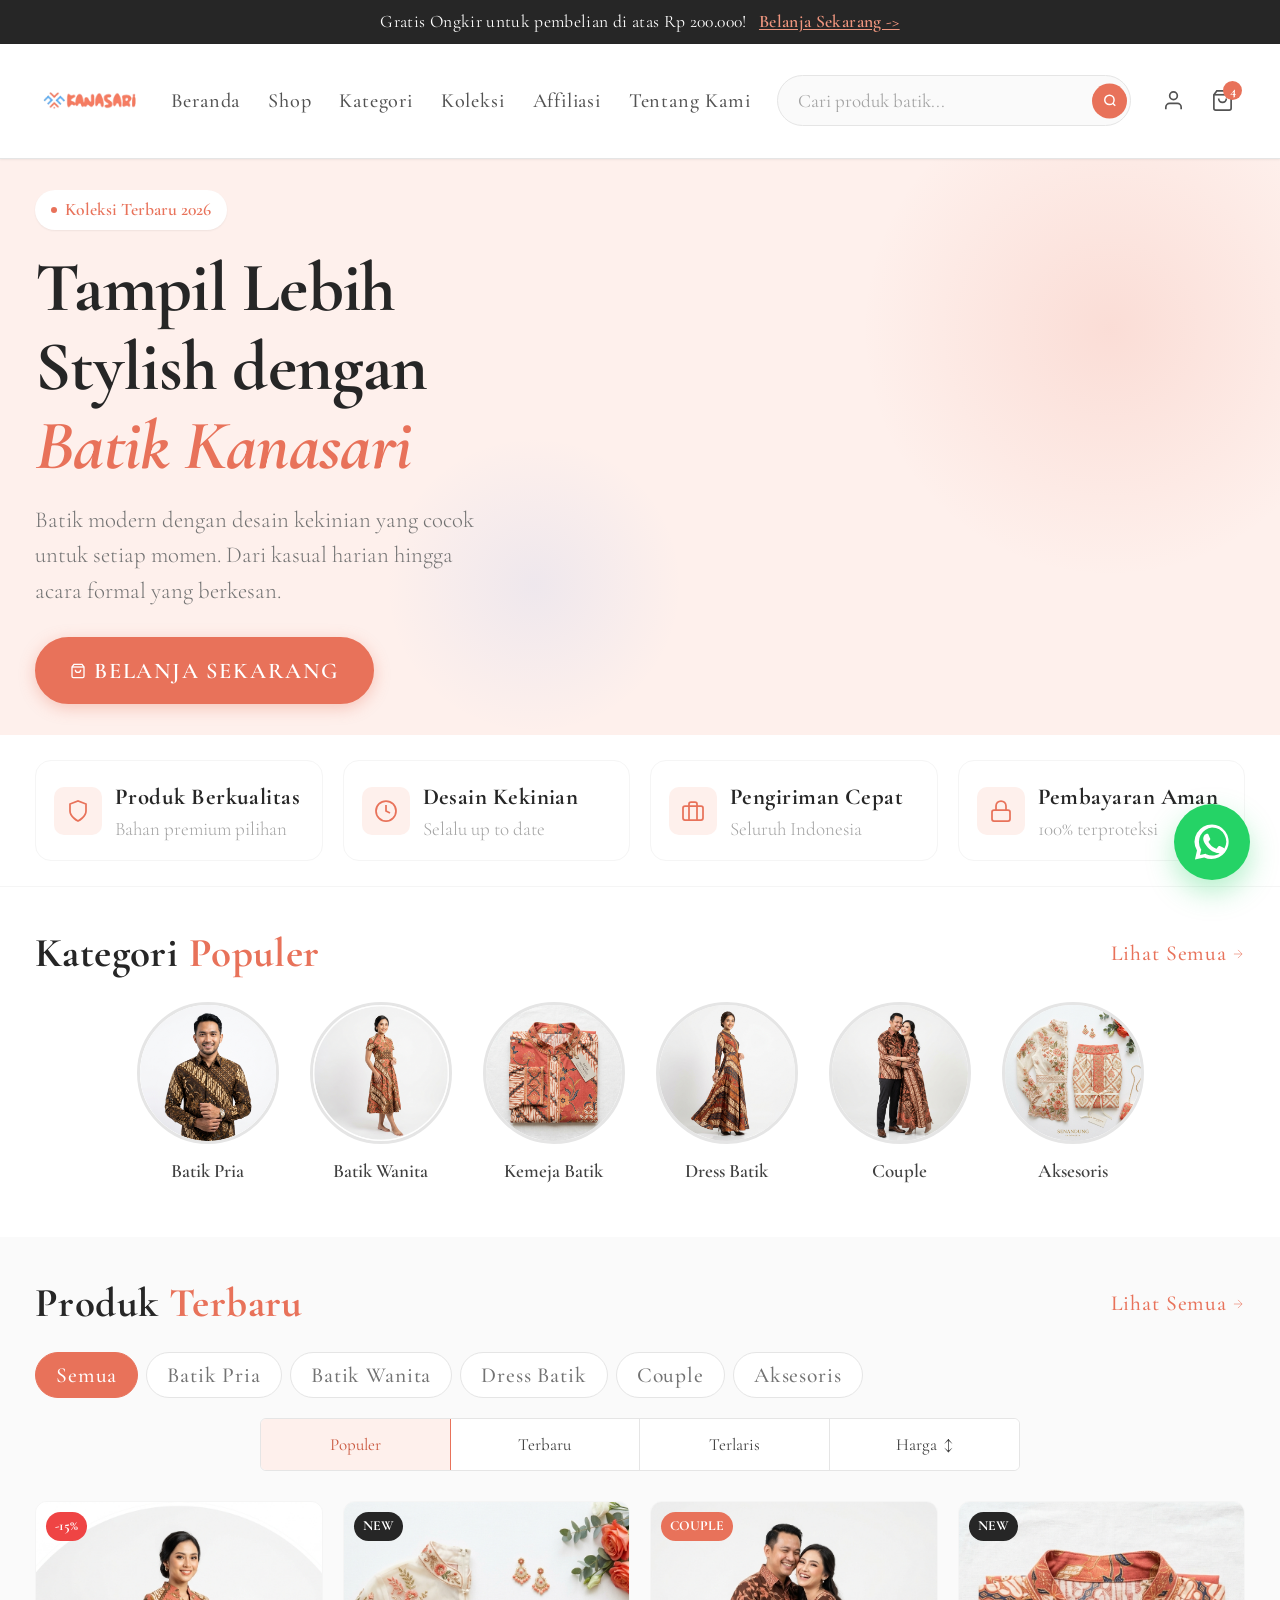
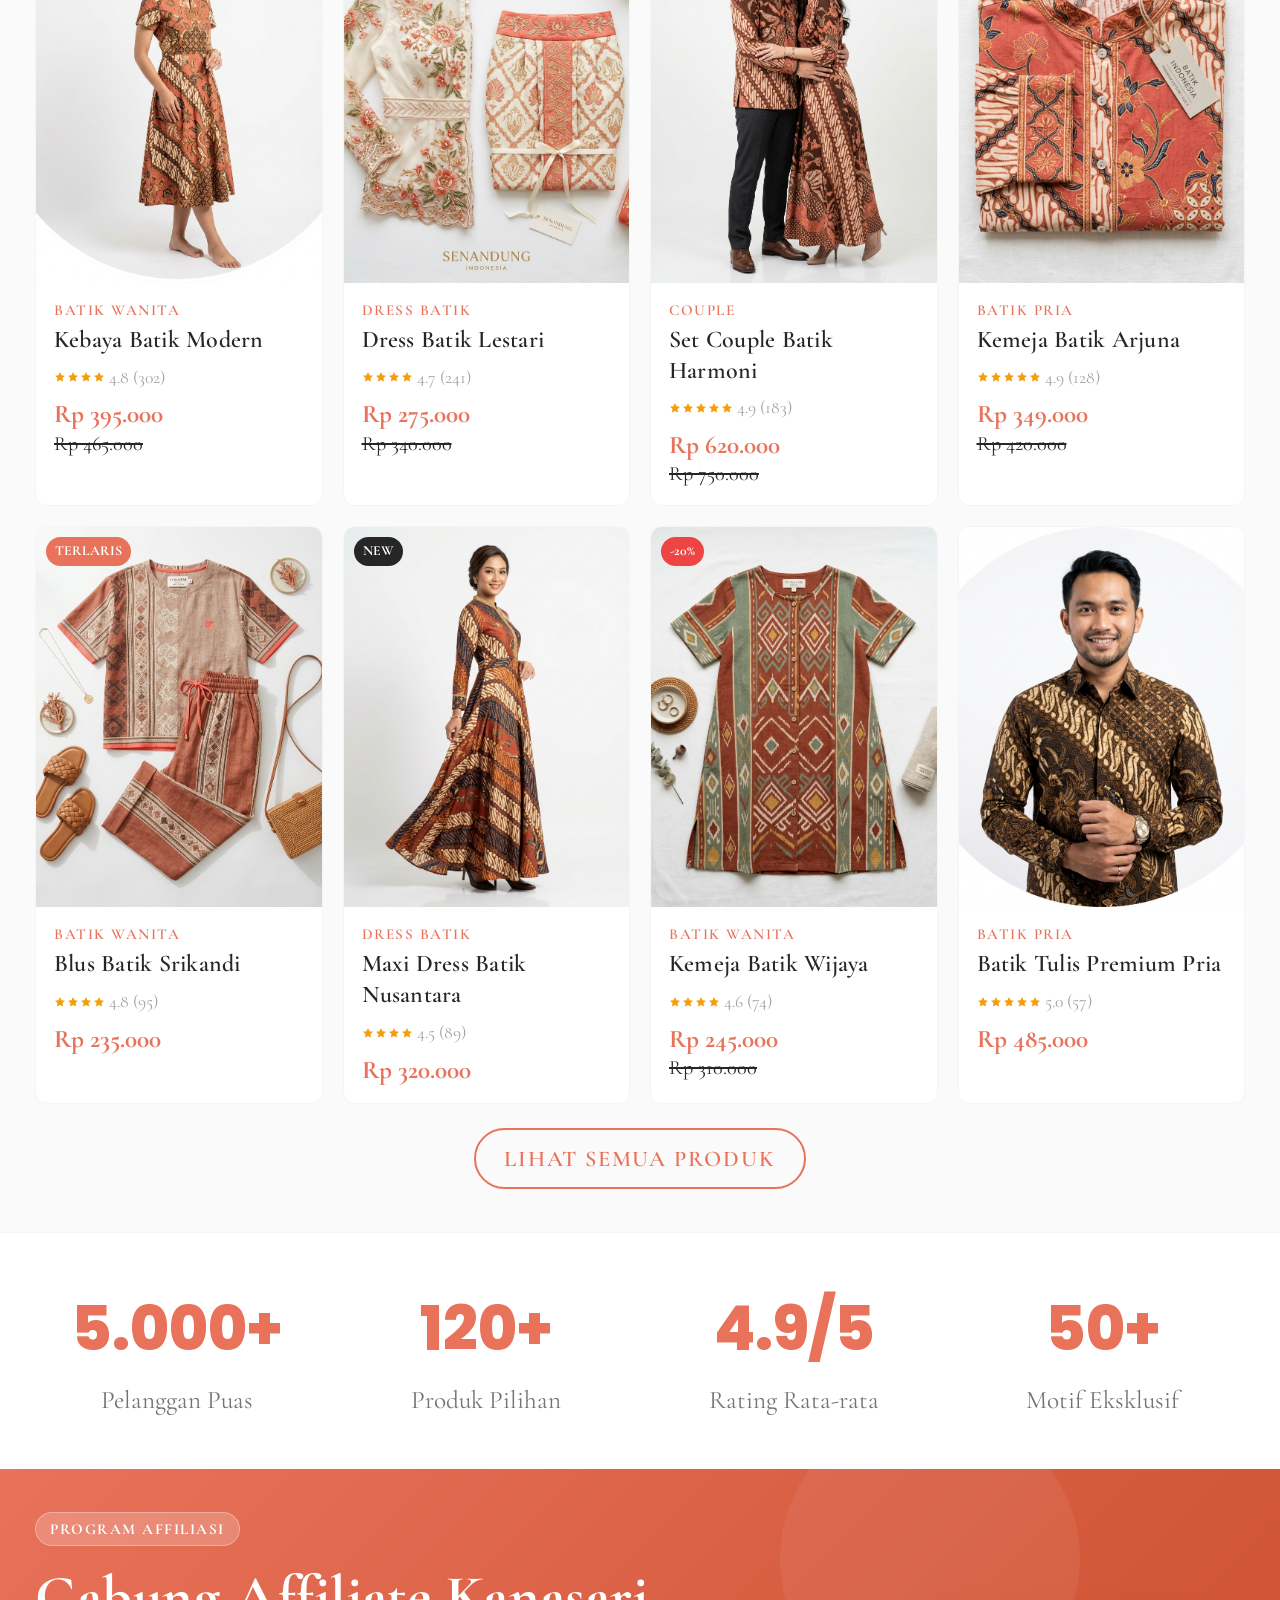
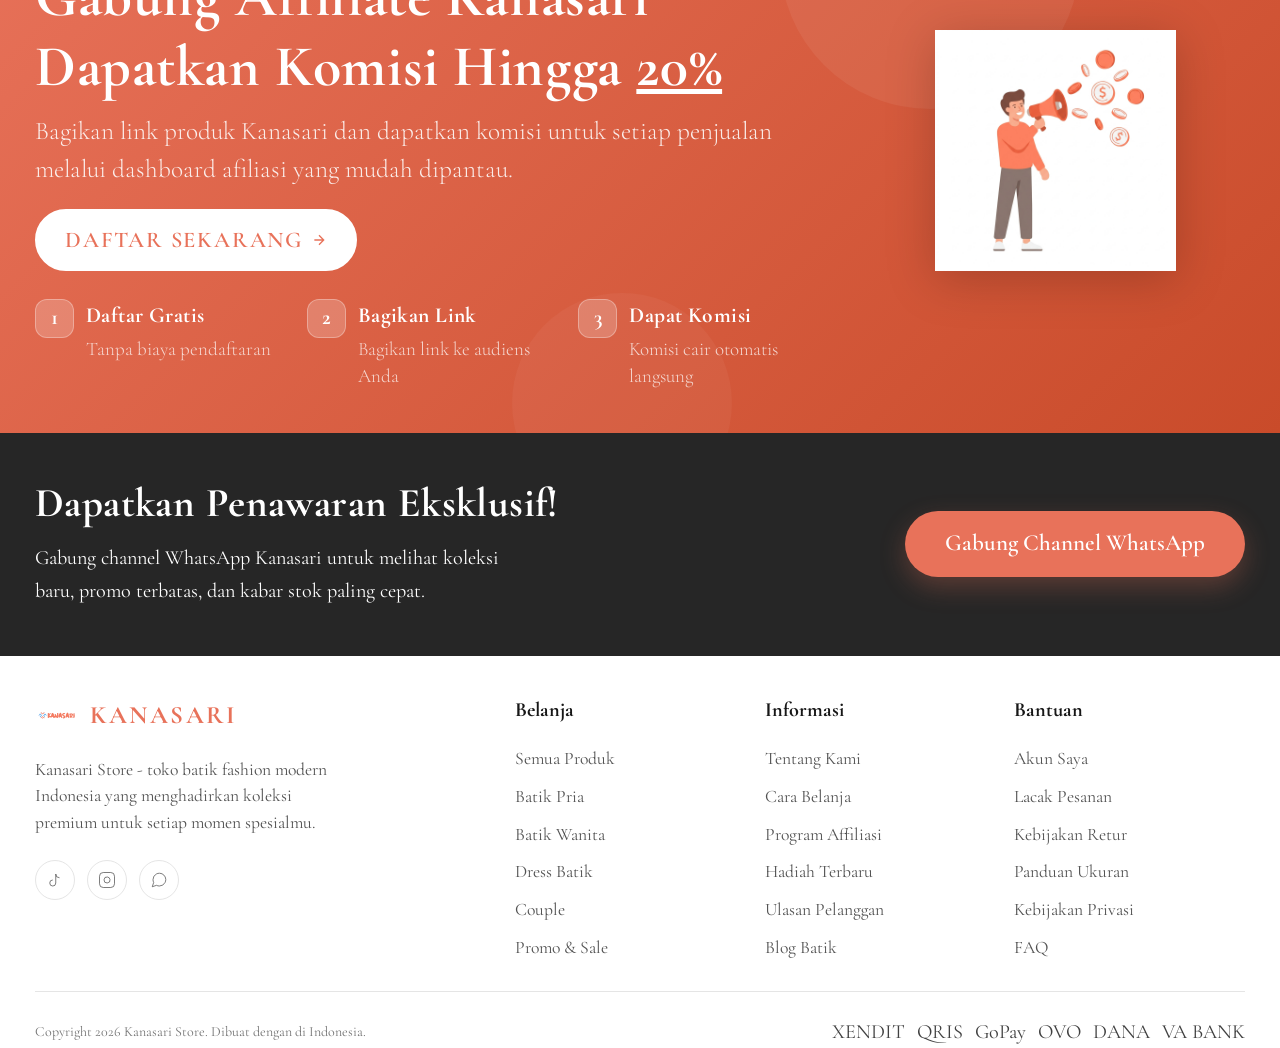
<file: index.html>
<!doctype html>
<html lang="id">
  <head>
    <meta charset="UTF-8" />
    <meta name="viewport" content="width=device-width, initial-scale=1.0" />
    <title>Kanasari Store - Batik Fashion Modern Indonesia</title>
    <meta
      name="description"
      content="Kanasari Store - toko batik fashion modern terpercaya. Temukan koleksi batik pria, wanita, couple, dan dress batik berkualitas premium. Gratis ongkir, pembayaran aman."
    />
    <link rel="preconnect" href="https://fonts.googleapis.com" />
    <link rel="preconnect" href="https://fonts.gstatic.com" crossorigin />
    <link
      href="https://fonts.googleapis.com/css2?family=Poppins:wght@300;400;500;600;700;800&display=swap"
      rel="stylesheet"
    />
    <link rel="stylesheet" href="assets/css/style.css?v=desktop-plus10a" />
    <link
      rel="icon"
      href="data:image/svg+xml,<svg xmlns='http://www.w3.org/2000/svg' viewBox='0 0 100 100'><text y='.9em' font-size='90'>K</text></svg>"
    />
  </head>
  <body>
    <!-- ==============================
     ANNOUNCEMENT BAR
     ============================== -->
    <div class="announcement-bar" id="ann-bar">
      Gratis Ongkir untuk pembelian di atas Rp 200.000!
      <a href="#products">Belanja Sekarang -></a>
    </div>

    <!-- ==============================
     NAVBAR
     ============================== -->
    <nav id="navbar" role="navigation" aria-label="Navigasi utama">
      <div class="container">
        <div class="nav-inner">
          <!-- Logo -->
          <a
            href="index.html"
            class="nav-logo"
            aria-label="Kanasari Store - Home"
          >
            <img
              src="assets/img/logo.png"
              alt="Kanasari"
              onerror="
                this.onerror = null;
                this.src = '';
                this.parentElement.innerHTML =
                  '<span style=\'font-size: 1.375rem;font-weight:700;color:#E8725A;letter-spacing:1px;\'>KANASARI</span>';
              "
            />
          </a>

          <!-- Desktop Nav Links -->
          <ul class="nav-links" role="list">
            <li>
              <a href="index.html" class="nav-link active" id="nl-home"
                >Beranda</a
              >
            </li>
            <li><a href="#products" class="nav-link" id="nl-shop">Shop</a></li>
            <li>
              <a href="#categories" class="nav-link" id="nl-cat">Kategori</a>
            </li>
            <li><a href="#" class="nav-link" id="nl-koleksi">Koleksi</a></li>
            <li>
              <a href="affiliate-login.html" class="nav-link" id="nl-aff"
                >Affiliasi</a
              >
            </li>
            <li>
              <a href="#about-strip" class="nav-link" id="nl-about"
                >Tentang Kami</a
              >
            </li>
          </ul>

          <!-- Search -->
          <div class="nav-search" role="search">
            <label for="nav-search-input" class="visually-hidden"
              >Cari produk</label
            >
            <input
              type="search"
              id="nav-search-input"
              placeholder="Cari produk batik..."
              autocomplete="off"
            />
            <button class="nav-search-btn" aria-label="Cari">
              <svg viewBox="0 0 24 24" fill="none" stroke="currentColor">
                <circle cx="11" cy="11" r="8" />
                <line x1="21" y1="21" x2="16.65" y2="16.65" />
              </svg>
            </button>
          </div>

          <!-- Nav Action Icons -->
          <div class="nav-actions">
            <a
              href="login.html"
              class="nav-action-btn"
              id="nav-account"
              aria-label="Akun Saya"
            >
              <svg viewBox="0 0 24 24" fill="none" stroke="currentColor">
                <path d="M20 21v-2a4 4 0 0 0-4-4H8a4 4 0 0 0-4 4v2" />
                <circle cx="12" cy="7" r="4" />
              </svg>
            </a>
            <button
              class="nav-action-btn"
              id="cart-toggle-btn"
              aria-label="Keranjang"
              style="position: relative"
            >
              <svg viewBox="0 0 24 24" fill="none" stroke="currentColor">
                <path d="M6 2L3 6v14a2 2 0 0 0 2 2h14a2 2 0 0 0 2-2V6l-3-4z" />
                <line x1="3" y1="6" x2="21" y2="6" />
                <path d="M16 10a4 4 0 0 1-8 0" />
              </svg>
              <span class="nav-badge" id="cart-count" aria-label="3 item"
                >3</span
              >
            </button>
            <!-- Mobile Toggle -->
            <button
              class="nav-toggle"
              id="nav-toggle-btn"
              aria-label="Menu"
              aria-expanded="false"
            >
              <div class="hamburger" id="hamburger">
                <span></span><span></span><span></span>
              </div>
            </button>
          </div>
        </div>
      </div>
    </nav>

    <!-- Mobile Menu -->
    <div class="nav-mobile" id="nav-mobile">
      <ul class="nav-mobile-links">
        <li><a href="index.html" class="nav-mobile-link">Beranda</a></li>
        <li><a href="#products" class="nav-mobile-link">Shop</a></li>
        <li><a href="#categories" class="nav-mobile-link">Kategori</a></li>
        <li><a href="#" class="nav-mobile-link">Koleksi</a></li>
        <li>
          <a href="affiliate-login.html" class="nav-mobile-link">Affiliasi</a>
        </li>
        <li><a href="#about-strip" class="nav-mobile-link">Tentang Kami</a></li>
      </ul>
    </div>

    <!-- ==============================
     MAIN CONTENT
     ============================== -->
    <main>
      <!-- ========== HERO ========== -->
      <section id="hero" aria-label="Banner utama">
        <div class="container">
          <div class="hero-inner">
            <!-- Content -->
            <div class="hero-content" data-reveal>
              <div class="hero-badge">Koleksi Terbaru 2026</div>
              <h1 class="hero-title">
                Tampil Lebih<br />
                Stylish dengan<br />
                <span class="accent">Batik Kanasari</span>
              </h1>
              <p class="hero-desc">
                Batik modern dengan desain kekinian yang cocok untuk setiap
                momen. Dari kasual harian hingga acara formal yang berkesan.
              </p>
              <div class="hero-actions">
                <a
                  href="#products"
                  class="btn btn-primary btn-lg"
                  id="hero-shop-btn"
                >
                  <svg viewBox="0 0 24 24" fill="none" stroke="currentColor">
                    <path
                      d="M6 2L3 6v14a2 2 0 0 0 2 2h14a2 2 0 0 0 2-2V6l-3-4z"
                    />
                    <line x1="3" y1="6" x2="21" y2="6" />
                    <path d="M16 10a4 4 0 0 1-8 0" />
                  </svg>
                  Belanja Sekarang
                </a>
              </div>
            </div>

            <!-- Hero Image -->
            <div class="hero-image-wrap" data-reveal data-delay="2">
              <div class="hero-slider" aria-label="Slide koleksi Kanasari">
                <img
                  src="assets/img/hero.png"
                  alt="Pasangan mengenakan batik Kanasari"
                  class="hero-image hero-slide hero-slide-1"
                  loading="eager"
                  width="480"
                  height="480"
                />
                <img
                  src="assets/img/cat_wanita.png"
                  alt="Koleksi batik wanita Kanasari"
                  class="hero-image hero-slide hero-slide-2"
                  loading="eager"
                  width="480"
                  height="480"
                />
                <img
                  src="assets/img/cat_couple.png"
                  alt="Koleksi batik couple Kanasari"
                  class="hero-image hero-slide hero-slide-3"
                  loading="eager"
                  width="480"
                  height="480"
                />
              </div>
            </div>
          </div>
        </div>
      </section>

      <!-- ========== FEATURES ========== -->
      <section id="features" aria-label="Keunggulan toko">
        <div class="container">
          <div class="features-grid">
            <div class="feature-item" data-reveal>
              <div class="feature-icon">
                <svg viewBox="0 0 24 24" fill="none" stroke="currentColor">
                  <path d="M12 22s8-4 8-10V5l-8-3-8 3v7c0 6 8 10 8 10z" />
                </svg>
              </div>
              <div class="feature-text">
                <div class="feature-title">Produk Berkualitas</div>
                <div class="feature-desc">Bahan premium pilihan</div>
              </div>
            </div>

            <div class="feature-item" data-reveal data-delay="1">
              <div class="feature-icon">
                <svg viewBox="0 0 24 24" fill="none" stroke="currentColor">
                  <circle cx="12" cy="12" r="10" />
                  <path d="M12 6v6l4 2" />
                </svg>
              </div>
              <div class="feature-text">
                <div class="feature-title">Desain Kekinian</div>
                <div class="feature-desc">Selalu up to date</div>
              </div>
            </div>

            <div class="feature-item" data-reveal data-delay="2">
              <div class="feature-icon">
                <svg viewBox="0 0 24 24" fill="none" stroke="currentColor">
                  <rect x="2" y="7" width="20" height="14" rx="2" ry="2" />
                  <path d="M16 21V5a2 2 0 0 0-2-2h-4a2 2 0 0 0-2 2v16" />
                </svg>
              </div>
              <div class="feature-text">
                <div class="feature-title">Pengiriman Cepat</div>
                <div class="feature-desc">Seluruh Indonesia</div>
              </div>
            </div>

            <div class="feature-item" data-reveal data-delay="3">
              <div class="feature-icon">
                <svg viewBox="0 0 24 24" fill="none" stroke="currentColor">
                  <rect x="3" y="11" width="18" height="11" rx="2" ry="2" />
                  <path d="M7 11V7a5 5 0 0 1 10 0v4" />
                </svg>
              </div>
              <div class="feature-text">
                <div class="feature-title">Pembayaran Aman</div>
                <div class="feature-desc">100% terproteksi</div>
              </div>
            </div>
          </div>
        </div>
      </section>

      <!-- ========== CATEGORIES ========== -->
      <section id="categories" class="section" aria-label="Kategori produk">
        <div class="container">
          <div class="section-header" data-reveal>
            <h2 class="section-title">Kategori <span>Populer</span></h2>
            <a href="#products" class="see-all" id="see-all-cats" onclick="filterTab('all')">
              Lihat Semua
              <svg
                viewBox="0 0 24 24"
                fill="none"
                stroke="currentColor"
                width="14"
                height="14"
              >
                <path d="M5 12h14M12 5l7 7-7 7" />
              </svg>
            </a>
          </div>

          <div class="categories-scroll" role="list" data-reveal data-delay="1">
            <div
              class="category-item"
              role="listitem"
              onclick="filterTab('pria')"
              aria-label="Kategori Batik Pria"
            >
              <div class="category-img-wrap">
                <img
                  src="assets/img/cat_pria.png"
                  alt="Batik Pria"
                  class="category-img"
                  loading="lazy"
                  width="100"
                  height="100"
                />
              </div>
              <span class="category-name">Batik Pria</span>
            </div>

            <div
              class="category-item"
              role="listitem"
              onclick="filterTab('wanita')"
              aria-label="Kategori Batik Wanita"
            >
              <div class="category-img-wrap">
                <img
                  src="assets/img/cat_wanita.png"
                  alt="Batik Wanita"
                  class="category-img"
                  loading="lazy"
                  width="100"
                  height="100"
                />
              </div>
              <span class="category-name">Batik Wanita</span>
            </div>

            <div
              class="category-item"
              role="listitem"
              onclick="filterTab('pria')"
              aria-label="Kategori Kemeja Batik"
            >
              <div class="category-img-wrap">
                <img
                  src="assets/img/product_1.png"
                  alt="Kemeja Batik"
                  class="category-img"
                  loading="lazy"
                  width="100"
                  height="100"
                />
              </div>
              <span class="category-name">Kemeja Batik</span>
            </div>

            <div
              class="category-item"
              role="listitem"
              onclick="filterTab('dress')"
              aria-label="Kategori Dress Batik"
            >
              <div class="category-img-wrap">
                <img
                  src="assets/img/cat_dress.png"
                  alt="Dress Batik"
                  class="category-img"
                  loading="lazy"
                  width="100"
                  height="100"
                />
              </div>
              <span class="category-name">Dress Batik</span>
            </div>

            <div
              class="category-item"
              role="listitem"
              onclick="filterTab('couple')"
              aria-label="Kategori Couple Batik"
            >
              <div class="category-img-wrap">
                <img
                  src="assets/img/cat_couple.png"
                  alt="Couple Batik"
                  class="category-img"
                  loading="lazy"
                  width="100"
                  height="100"
                />
              </div>
              <span class="category-name">Couple</span>
            </div>

            <div
              class="category-item"
              role="listitem"
              onclick="filterTab('aksesoris')"
              aria-label="Kategori Aksesoris"
            >
              <div class="category-img-wrap">
                <img
                  src="assets/img/product_4.png"
                  alt="Aksesoris"
                  class="category-img"
                  loading="lazy"
                  width="100"
                  height="100"
                />
              </div>
              <span class="category-name">Aksesoris</span>
            </div>
          </div>
        </div>
      </section>

      <!-- ========== PRODUCTS ========== -->
      <section id="products" class="section" aria-label="Produk terbaru">
        <div class="container">
          <div class="section-header" data-reveal>
            <h2 class="section-title">Produk <span>Terbaru</span></h2>
            <a href="shop.html" class="see-all" id="see-all-products">
              Lihat Semua
              <svg
                viewBox="0 0 24 24"
                fill="none"
                stroke="currentColor"
                width="14"
                height="14"
              >
                <path d="M5 12h14M12 5l7 7-7 7" />
              </svg>
            </a>
          </div>

          <!-- Filter Tabs -->
          <div
            class="product-filter-tabs"
            role="group"
            aria-label="Filter kategori produk"
          >
            <button
              class="filter-tab active"
              data-cat="all"
              onclick="filterTab('all')"
              id="ft-all"
            >
              Semua
            </button>
            <button
              class="filter-tab"
              data-cat="pria"
              onclick="filterTab('pria')"
              id="ft-pria"
            >
              Batik Pria
            </button>
            <button
              class="filter-tab"
              data-cat="wanita"
              onclick="filterTab('wanita')"
              id="ft-wanita"
            >
              Batik Wanita
            </button>
            <button
              class="filter-tab"
              data-cat="dress"
              onclick="filterTab('dress')"
              id="ft-dress"
            >
              Dress Batik
            </button>
            <button
              class="filter-tab"
              data-cat="couple"
              onclick="filterTab('couple')"
              id="ft-couple"
            >
              Couple
            </button>
            <button
              class="filter-tab"
              data-cat="aksesoris"
              onclick="filterTab('aksesoris')"
              id="ft-aksesoris"
            >
              Aksesoris
            </button>
          </div>

          <div class="subcategory-filter-tabs" role="group" aria-label="Urutkan produk">
            <button class="sub-filter-tab active" data-subcat="popular" onclick="filterSubTab('popular')">Populer</button>
            <button class="sub-filter-tab" data-subcat="new" onclick="filterSubTab('new')">Terbaru</button>
            <button class="sub-filter-tab" data-subcat="best" onclick="filterSubTab('best')">Terlaris</button>
            <button
              class="sub-filter-tab sub-filter-price"
              id="price-sort-tab"
              data-subcat="low"
              onclick="togglePriceSort(this)"
              aria-label="Urutkan harga dari rendah ke tinggi"
            >
              Harga <span class="price-sort-icon" aria-hidden="true">&#8597;</span>
            </button>
          </div>

          <!-- Products Grid -->
          <div class="products-grid" id="products-grid">
            <!-- Card 1 -->
            <article class="product-card" data-cat="pria" data-reveal>
              <div class="product-card-img-wrap">
                <img
                  src="assets/img/product_1.png"
                  alt="Kemeja Batik Arjuna"
                  class="product-card-img"
                  loading="lazy"
                  width="300"
                  height="400"
                />
                <div class="product-badges">
                  <span class="badge badge-new">New</span>
                </div>
                <div class="product-card-actions">
                  <button
                    class="card-action-btn"
                    onclick="toggleWish(this, 'Kemeja Batik Arjuna')"
                    aria-label="Wishlist"
                  >
                    <svg viewBox="0 0 24 24" fill="none" stroke="currentColor">
                      <path
                        d="M20.84 4.61a5.5 5.5 0 0 0-7.78 0L12 5.67l-1.06-1.06a5.5 5.5 0 0 0-7.78 7.78l1.06 1.06L12 21.23l7.78-7.78 1.06-1.06a5.5 5.5 0 0 0 0-7.78z"
                      />
                    </svg>
                  </button>
                  <a
                    href="product.html"
                    class="card-action-btn"
                    aria-label="Lihat detail"
                  >
                    <svg viewBox="0 0 24 24" fill="none" stroke="currentColor">
                      <path d="M1 12s4-8 11-8 11 8 11 8-4 8-11 8-11-8-11-8z" />
                      <circle cx="12" cy="12" r="3" />
                    </svg>
                  </a>
                </div>
                <button
                  class="product-quick-add"
                  onclick="addCart('Kemeja Batik Arjuna', 'Rp 349.000')"
                  aria-label="Tambah ke keranjang"
                >
                  + Keranjang
                </button>
              </div>
              <div class="product-card-info">
                <div class="product-card-cat">Batik Pria</div>
                <h3 class="product-card-name">
                  <a
                    href="product.html"
                    style="color: inherit; text-decoration: none"
                    >Kemeja Batik Arjuna</a
                  >
                </h3>
                <div class="product-card-rating">
                  <div class="stars" aria-label="4.9 bintang">
                    <svg viewBox="0 0 24 24">
                      <polygon
                        points="12 2 15.09 8.26 22 9.27 17 14.14 18.18 21.02 12 17.77 5.82 21.02 7 14.14 2 9.27 8.91 8.26 12 2"
                      />
                    </svg>
                    <svg viewBox="0 0 24 24">
                      <polygon
                        points="12 2 15.09 8.26 22 9.27 17 14.14 18.18 21.02 12 17.77 5.82 21.02 7 14.14 2 9.27 8.91 8.26 12 2"
                      />
                    </svg>
                    <svg viewBox="0 0 24 24">
                      <polygon
                        points="12 2 15.09 8.26 22 9.27 17 14.14 18.18 21.02 12 17.77 5.82 21.02 7 14.14 2 9.27 8.91 8.26 12 2"
                      />
                    </svg>
                    <svg viewBox="0 0 24 24">
                      <polygon
                        points="12 2 15.09 8.26 22 9.27 17 14.14 18.18 21.02 12 17.77 5.82 21.02 7 14.14 2 9.27 8.91 8.26 12 2"
                      />
                    </svg>
                    <svg viewBox="0 0 24 24">
                      <polygon
                        points="12 2 15.09 8.26 22 9.27 17 14.14 18.18 21.02 12 17.77 5.82 21.02 7 14.14 2 9.27 8.91 8.26 12 2"
                      />
                    </svg>
                  </div>
                  <span class="rating-count">4.9 (128)</span>
                </div>
                <div class="product-card-price">
                  <span class="price-main">Rp 349.000</span>
                  <span class="price-original">Rp 420.000</span>
                </div>
              </div>
            </article>

            <!-- Card 2 -->
            <article
              class="product-card"
              data-cat="wanita"
              data-reveal
              data-delay="1"
            >
              <div class="product-card-img-wrap">
                <img
                  src="assets/img/product_2.png"
                  alt="Blus Batik Srikandi"
                  class="product-card-img"
                  loading="lazy"
                  width="300"
                  height="400"
                />
                <div class="product-badges">
                  <span class="badge badge-best">Terlaris</span>
                </div>
                <div class="product-card-actions">
                  <button
                    class="card-action-btn"
                    onclick="toggleWish(this, 'Blus Batik Srikandi')"
                    aria-label="Wishlist"
                  >
                    <svg viewBox="0 0 24 24" fill="none" stroke="currentColor">
                      <path
                        d="M20.84 4.61a5.5 5.5 0 0 0-7.78 0L12 5.67l-1.06-1.06a5.5 5.5 0 0 0-7.78 7.78l1.06 1.06L12 21.23l7.78-7.78 1.06-1.06a5.5 5.5 0 0 0 0-7.78z"
                      />
                    </svg>
                  </button>
                  <a
                    href="product.html"
                    class="card-action-btn"
                    aria-label="Lihat detail"
                  >
                    <svg viewBox="0 0 24 24" fill="none" stroke="currentColor">
                      <path d="M1 12s4-8 11-8 11 8 11 8-4 8-11 8-11-8-11-8z" />
                      <circle cx="12" cy="12" r="3" />
                    </svg>
                  </a>
                </div>
                <button
                  class="product-quick-add"
                  onclick="addCart('Blus Batik Srikandi', 'Rp 235.000')"
                  aria-label="Tambah ke keranjang"
                >
                  + Keranjang
                </button>
              </div>
              <div class="product-card-info">
                <div class="product-card-cat">Batik Wanita</div>
                <h3 class="product-card-name">
                  <a
                    href="product.html"
                    style="color: inherit; text-decoration: none"
                    >Blus Batik Srikandi</a
                  >
                </h3>
                <div class="product-card-rating">
                  <div class="stars" aria-label="4.8 bintang">
                    <svg viewBox="0 0 24 24">
                      <polygon
                        points="12 2 15.09 8.26 22 9.27 17 14.14 18.18 21.02 12 17.77 5.82 21.02 7 14.14 2 9.27 8.91 8.26 12 2"
                      />
                    </svg>
                    <svg viewBox="0 0 24 24">
                      <polygon
                        points="12 2 15.09 8.26 22 9.27 17 14.14 18.18 21.02 12 17.77 5.82 21.02 7 14.14 2 9.27 8.91 8.26 12 2"
                      />
                    </svg>
                    <svg viewBox="0 0 24 24">
                      <polygon
                        points="12 2 15.09 8.26 22 9.27 17 14.14 18.18 21.02 12 17.77 5.82 21.02 7 14.14 2 9.27 8.91 8.26 12 2"
                      />
                    </svg>
                    <svg viewBox="0 0 24 24">
                      <polygon
                        points="12 2 15.09 8.26 22 9.27 17 14.14 18.18 21.02 12 17.77 5.82 21.02 7 14.14 2 9.27 8.91 8.26 12 2"
                      />
                    </svg>
                  </div>
                  <span class="rating-count">4.8 (95)</span>
                </div>
                <div class="product-card-price">
                  <span class="price-main">Rp 235.000</span>
                </div>
              </div>
            </article>

            <!-- Card 3 -->
            <article
              class="product-card"
              data-cat="wanita"
              data-reveal
              data-delay="2"
            >
              <div class="product-card-img-wrap">
                <img
                  src="assets/img/product_3.png"
                  alt="Kemeja Batik Wijaya"
                  class="product-card-img"
                  loading="lazy"
                  width="300"
                  height="400"
                />
                <div class="product-badges">
                  <span class="badge badge-sale">-20%</span>
                </div>
                <div class="product-card-actions">
                  <button
                    class="card-action-btn"
                    onclick="toggleWish(this, 'Kemeja Batik Wijaya')"
                    aria-label="Wishlist"
                  >
                    <svg viewBox="0 0 24 24" fill="none" stroke="currentColor">
                      <path
                        d="M20.84 4.61a5.5 5.5 0 0 0-7.78 0L12 5.67l-1.06-1.06a5.5 5.5 0 0 0-7.78 7.78l1.06 1.06L12 21.23l7.78-7.78 1.06-1.06a5.5 5.5 0 0 0 0-7.78z"
                      />
                    </svg>
                  </button>
                  <a
                    href="product.html"
                    class="card-action-btn"
                    aria-label="Lihat detail"
                  >
                    <svg viewBox="0 0 24 24" fill="none" stroke="currentColor">
                      <path d="M1 12s4-8 11-8 11 8 11 8-4 8-11 8-11-8-11-8z" />
                      <circle cx="12" cy="12" r="3" />
                    </svg>
                  </a>
                </div>
                <button
                  class="product-quick-add"
                  onclick="addCart('Kemeja Batik Wijaya', 'Rp 245.000')"
                  aria-label="Tambah ke keranjang"
                >
                  + Keranjang
                </button>
              </div>
              <div class="product-card-info">
                <div class="product-card-cat">Batik Wanita</div>
                <h3 class="product-card-name">
                  <a
                    href="product.html"
                    style="color: inherit; text-decoration: none"
                    >Kemeja Batik Wijaya</a
                  >
                </h3>
                <div class="product-card-rating">
                  <div class="stars" aria-label="4.6 bintang">
                    <svg viewBox="0 0 24 24">
                      <polygon
                        points="12 2 15.09 8.26 22 9.27 17 14.14 18.18 21.02 12 17.77 5.82 21.02 7 14.14 2 9.27 8.91 8.26 12 2"
                      />
                    </svg>
                    <svg viewBox="0 0 24 24">
                      <polygon
                        points="12 2 15.09 8.26 22 9.27 17 14.14 18.18 21.02 12 17.77 5.82 21.02 7 14.14 2 9.27 8.91 8.26 12 2"
                      />
                    </svg>
                    <svg viewBox="0 0 24 24">
                      <polygon
                        points="12 2 15.09 8.26 22 9.27 17 14.14 18.18 21.02 12 17.77 5.82 21.02 7 14.14 2 9.27 8.91 8.26 12 2"
                      />
                    </svg>
                    <svg viewBox="0 0 24 24">
                      <polygon
                        points="12 2 15.09 8.26 22 9.27 17 14.14 18.18 21.02 12 17.77 5.82 21.02 7 14.14 2 9.27 8.91 8.26 12 2"
                      />
                    </svg>
                  </div>
                  <span class="rating-count">4.6 (74)</span>
                </div>
                <div class="product-card-price">
                  <span class="price-main">Rp 245.000</span>
                  <span class="price-original">Rp 310.000</span>
                </div>
              </div>
            </article>

            <!-- Card 4 -->
            <article
              class="product-card"
              data-cat="dress"
              data-reveal
              data-delay="3"
            >
              <div class="product-card-img-wrap">
                <img
                  src="assets/img/product_4.png"
                  alt="Dress Batik Lestari"
                  class="product-card-img"
                  loading="lazy"
                  width="300"
                  height="400"
                />
                <div class="product-badges">
                  <span class="badge badge-new">New</span>
                </div>
                <div class="product-card-actions">
                  <button
                    class="card-action-btn"
                    onclick="toggleWish(this, 'Dress Batik Lestari')"
                    aria-label="Wishlist"
                  >
                    <svg viewBox="0 0 24 24" fill="none" stroke="currentColor">
                      <path
                        d="M20.84 4.61a5.5 5.5 0 0 0-7.78 0L12 5.67l-1.06-1.06a5.5 5.5 0 0 0-7.78 7.78l1.06 1.06L12 21.23l7.78-7.78 1.06-1.06a5.5 5.5 0 0 0 0-7.78z"
                      />
                    </svg>
                  </button>
                  <a
                    href="product.html"
                    class="card-action-btn"
                    aria-label="Lihat detail"
                  >
                    <svg viewBox="0 0 24 24" fill="none" stroke="currentColor">
                      <path d="M1 12s4-8 11-8 11 8 11 8-4 8-11 8-11-8-11-8z" />
                      <circle cx="12" cy="12" r="3" />
                    </svg>
                  </a>
                </div>
                <button
                  class="product-quick-add"
                  onclick="addCart('Dress Batik Lestari', 'Rp 275.000')"
                  aria-label="Tambah ke keranjang"
                >
                  + Keranjang
                </button>
              </div>
              <div class="product-card-info">
                <div class="product-card-cat">Dress Batik</div>
                <h3 class="product-card-name">
                  <a
                    href="product.html"
                    style="color: inherit; text-decoration: none"
                    >Dress Batik Lestari</a
                  >
                </h3>
                <div class="product-card-rating">
                  <div class="stars" aria-label="4.7 bintang">
                    <svg viewBox="0 0 24 24">
                      <polygon
                        points="12 2 15.09 8.26 22 9.27 17 14.14 18.18 21.02 12 17.77 5.82 21.02 7 14.14 2 9.27 8.91 8.26 12 2"
                      />
                    </svg>
                    <svg viewBox="0 0 24 24">
                      <polygon
                        points="12 2 15.09 8.26 22 9.27 17 14.14 18.18 21.02 12 17.77 5.82 21.02 7 14.14 2 9.27 8.91 8.26 12 2"
                      />
                    </svg>
                    <svg viewBox="0 0 24 24">
                      <polygon
                        points="12 2 15.09 8.26 22 9.27 17 14.14 18.18 21.02 12 17.77 5.82 21.02 7 14.14 2 9.27 8.91 8.26 12 2"
                      />
                    </svg>
                    <svg viewBox="0 0 24 24">
                      <polygon
                        points="12 2 15.09 8.26 22 9.27 17 14.14 18.18 21.02 12 17.77 5.82 21.02 7 14.14 2 9.27 8.91 8.26 12 2"
                      />
                    </svg>
                  </div>
                  <span class="rating-count">4.7 (241)</span>
                </div>
                <div class="product-card-price">
                  <span class="price-main">Rp 275.000</span>
                  <span class="price-original">Rp 340.000</span>
                </div>
              </div>
            </article>

            <!-- Card 5 -->
            <article class="product-card" data-cat="pria" data-reveal>
              <div class="product-card-img-wrap">
                <img
                  src="assets/img/cat_pria.png"
                  alt="Batik Tulis Premium Pria"
                  class="product-card-img"
                  loading="lazy"
                  width="300"
                  height="400"
                />
                <div class="product-card-actions">
                  <button
                    class="card-action-btn"
                    onclick="toggleWish(this, 'Batik Tulis Premium Pria')"
                    aria-label="Wishlist"
                  >
                    <svg viewBox="0 0 24 24" fill="none" stroke="currentColor">
                      <path
                        d="M20.84 4.61a5.5 5.5 0 0 0-7.78 0L12 5.67l-1.06-1.06a5.5 5.5 0 0 0-7.78 7.78l1.06 1.06L12 21.23l7.78-7.78 1.06-1.06a5.5 5.5 0 0 0 0-7.78z"
                      />
                    </svg>
                  </button>
                  <a
                    href="product.html"
                    class="card-action-btn"
                    aria-label="Lihat detail"
                  >
                    <svg viewBox="0 0 24 24" fill="none" stroke="currentColor">
                      <path d="M1 12s4-8 11-8 11 8 11 8-4 8-11 8-11-8-11-8z" />
                      <circle cx="12" cy="12" r="3" />
                    </svg>
                  </a>
                </div>
                <button
                  class="product-quick-add"
                  onclick="addCart('Batik Tulis Premium Pria', 'Rp 485.000')"
                  aria-label="Tambah ke keranjang"
                >
                  + Keranjang
                </button>
              </div>
              <div class="product-card-info">
                <div class="product-card-cat">Batik Pria</div>
                <h3 class="product-card-name">
                  <a
                    href="product.html"
                    style="color: inherit; text-decoration: none"
                    >Batik Tulis Premium Pria</a
                  >
                </h3>
                <div class="product-card-rating">
                  <div class="stars" aria-label="5 bintang">
                    <svg viewBox="0 0 24 24">
                      <polygon
                        points="12 2 15.09 8.26 22 9.27 17 14.14 18.18 21.02 12 17.77 5.82 21.02 7 14.14 2 9.27 8.91 8.26 12 2"
                      />
                    </svg>
                    <svg viewBox="0 0 24 24">
                      <polygon
                        points="12 2 15.09 8.26 22 9.27 17 14.14 18.18 21.02 12 17.77 5.82 21.02 7 14.14 2 9.27 8.91 8.26 12 2"
                      />
                    </svg>
                    <svg viewBox="0 0 24 24">
                      <polygon
                        points="12 2 15.09 8.26 22 9.27 17 14.14 18.18 21.02 12 17.77 5.82 21.02 7 14.14 2 9.27 8.91 8.26 12 2"
                      />
                    </svg>
                    <svg viewBox="0 0 24 24">
                      <polygon
                        points="12 2 15.09 8.26 22 9.27 17 14.14 18.18 21.02 12 17.77 5.82 21.02 7 14.14 2 9.27 8.91 8.26 12 2"
                      />
                    </svg>
                    <svg viewBox="0 0 24 24">
                      <polygon
                        points="12 2 15.09 8.26 22 9.27 17 14.14 18.18 21.02 12 17.77 5.82 21.02 7 14.14 2 9.27 8.91 8.26 12 2"
                      />
                    </svg>
                  </div>
                  <span class="rating-count">5.0 (57)</span>
                </div>
                <div class="product-card-price">
                  <span class="price-main">Rp 485.000</span>
                </div>
              </div>
            </article>

            <!-- Card 6 -->
            <article
              class="product-card"
              data-cat="couple"
              data-reveal
              data-delay="1"
            >
              <div class="product-card-img-wrap">
                <img
                  src="assets/img/cat_couple.png"
                  alt="Set Couple Batik Harmoni"
                  class="product-card-img"
                  loading="lazy"
                  width="300"
                  height="400"
                />
                <div class="product-badges">
                  <span class="badge badge-best">Couple</span>
                </div>
                <div class="product-card-actions">
                  <button
                    class="card-action-btn"
                    onclick="toggleWish(this, 'Set Couple Batik Harmoni')"
                    aria-label="Wishlist"
                  >
                    <svg viewBox="0 0 24 24" fill="none" stroke="currentColor">
                      <path
                        d="M20.84 4.61a5.5 5.5 0 0 0-7.78 0L12 5.67l-1.06-1.06a5.5 5.5 0 0 0-7.78 7.78l1.06 1.06L12 21.23l7.78-7.78 1.06-1.06a5.5 5.5 0 0 0 0-7.78z"
                      />
                    </svg>
                  </button>
                  <a
                    href="product.html"
                    class="card-action-btn"
                    aria-label="Lihat detail"
                  >
                    <svg viewBox="0 0 24 24" fill="none" stroke="currentColor">
                      <path d="M1 12s4-8 11-8 11 8 11 8-4 8-11 8-11-8-11-8z" />
                      <circle cx="12" cy="12" r="3" />
                    </svg>
                  </a>
                </div>
                <button
                  class="product-quick-add"
                  onclick="addCart('Set Couple Batik Harmoni', 'Rp 620.000')"
                  aria-label="Tambah ke keranjang"
                >
                  + Keranjang
                </button>
              </div>
              <div class="product-card-info">
                <div class="product-card-cat">Couple</div>
                <h3 class="product-card-name">
                  <a
                    href="product.html"
                    style="color: inherit; text-decoration: none"
                    >Set Couple Batik Harmoni</a
                  >
                </h3>
                <div class="product-card-rating">
                  <div class="stars" aria-label="4.9 bintang">
                    <svg viewBox="0 0 24 24">
                      <polygon
                        points="12 2 15.09 8.26 22 9.27 17 14.14 18.18 21.02 12 17.77 5.82 21.02 7 14.14 2 9.27 8.91 8.26 12 2"
                      />
                    </svg>
                    <svg viewBox="0 0 24 24">
                      <polygon
                        points="12 2 15.09 8.26 22 9.27 17 14.14 18.18 21.02 12 17.77 5.82 21.02 7 14.14 2 9.27 8.91 8.26 12 2"
                      />
                    </svg>
                    <svg viewBox="0 0 24 24">
                      <polygon
                        points="12 2 15.09 8.26 22 9.27 17 14.14 18.18 21.02 12 17.77 5.82 21.02 7 14.14 2 9.27 8.91 8.26 12 2"
                      />
                    </svg>
                    <svg viewBox="0 0 24 24">
                      <polygon
                        points="12 2 15.09 8.26 22 9.27 17 14.14 18.18 21.02 12 17.77 5.82 21.02 7 14.14 2 9.27 8.91 8.26 12 2"
                      />
                    </svg>
                    <svg viewBox="0 0 24 24">
                      <polygon
                        points="12 2 15.09 8.26 22 9.27 17 14.14 18.18 21.02 12 17.77 5.82 21.02 7 14.14 2 9.27 8.91 8.26 12 2"
                      />
                    </svg>
                  </div>
                  <span class="rating-count">4.9 (183)</span>
                </div>
                <div class="product-card-price">
                  <span class="price-main">Rp 620.000</span>
                  <span class="price-original">Rp 750.000</span>
                </div>
              </div>
            </article>

            <!-- Card 7 -->
            <article
              class="product-card"
              data-cat="wanita"
              data-reveal
              data-delay="2"
            >
              <div class="product-card-img-wrap">
                <img
                  src="assets/img/cat_wanita.png"
                  alt="Kebaya Batik Modern"
                  class="product-card-img"
                  loading="lazy"
                  width="300"
                  height="400"
                />
                <div class="product-badges">
                  <span class="badge badge-sale">-15%</span>
                </div>
                <div class="product-card-actions">
                  <button
                    class="card-action-btn"
                    onclick="toggleWish(this, 'Kebaya Batik Modern')"
                    aria-label="Wishlist"
                  >
                    <svg viewBox="0 0 24 24" fill="none" stroke="currentColor">
                      <path
                        d="M20.84 4.61a5.5 5.5 0 0 0-7.78 0L12 5.67l-1.06-1.06a5.5 5.5 0 0 0-7.78 7.78l1.06 1.06L12 21.23l7.78-7.78 1.06-1.06a5.5 5.5 0 0 0 0-7.78z"
                      />
                    </svg>
                  </button>
                  <a
                    href="product.html"
                    class="card-action-btn"
                    aria-label="Lihat detail"
                  >
                    <svg viewBox="0 0 24 24" fill="none" stroke="currentColor">
                      <path d="M1 12s4-8 11-8 11 8 11 8-4 8-11 8-11-8-11-8z" />
                      <circle cx="12" cy="12" r="3" />
                    </svg>
                  </a>
                </div>
                <button
                  class="product-quick-add"
                  onclick="addCart('Kebaya Batik Modern', 'Rp 395.000')"
                  aria-label="Tambah ke keranjang"
                >
                  + Keranjang
                </button>
              </div>
              <div class="product-card-info">
                <div class="product-card-cat">Batik Wanita</div>
                <h3 class="product-card-name">
                  <a
                    href="product.html"
                    style="color: inherit; text-decoration: none"
                    >Kebaya Batik Modern</a
                  >
                </h3>
                <div class="product-card-rating">
                  <div class="stars" aria-label="4.8 bintang">
                    <svg viewBox="0 0 24 24">
                      <polygon
                        points="12 2 15.09 8.26 22 9.27 17 14.14 18.18 21.02 12 17.77 5.82 21.02 7 14.14 2 9.27 8.91 8.26 12 2"
                      />
                    </svg>
                    <svg viewBox="0 0 24 24">
                      <polygon
                        points="12 2 15.09 8.26 22 9.27 17 14.14 18.18 21.02 12 17.77 5.82 21.02 7 14.14 2 9.27 8.91 8.26 12 2"
                      />
                    </svg>
                    <svg viewBox="0 0 24 24">
                      <polygon
                        points="12 2 15.09 8.26 22 9.27 17 14.14 18.18 21.02 12 17.77 5.82 21.02 7 14.14 2 9.27 8.91 8.26 12 2"
                      />
                    </svg>
                    <svg viewBox="0 0 24 24">
                      <polygon
                        points="12 2 15.09 8.26 22 9.27 17 14.14 18.18 21.02 12 17.77 5.82 21.02 7 14.14 2 9.27 8.91 8.26 12 2"
                      />
                    </svg>
                  </div>
                  <span class="rating-count">4.8 (302)</span>
                </div>
                <div class="product-card-price">
                  <span class="price-main">Rp 395.000</span>
                  <span class="price-original">Rp 465.000</span>
                </div>
              </div>
            </article>

            <!-- Card 8 -->
            <article
              class="product-card"
              data-cat="dress"
              data-reveal
              data-delay="3"
            >
              <div class="product-card-img-wrap">
                <img
                  src="assets/img/cat_dress.png"
                  alt="Maxi Dress Batik Nusantara"
                  class="product-card-img"
                  loading="lazy"
                  width="300"
                  height="400"
                />
                <div class="product-badges">
                  <span class="badge badge-new">New</span>
                </div>
                <div class="product-card-actions">
                  <button
                    class="card-action-btn"
                    onclick="toggleWish(this, 'Maxi Dress Batik Nusantara')"
                    aria-label="Wishlist"
                  >
                    <svg viewBox="0 0 24 24" fill="none" stroke="currentColor">
                      <path
                        d="M20.84 4.61a5.5 5.5 0 0 0-7.78 0L12 5.67l-1.06-1.06a5.5 5.5 0 0 0-7.78 7.78l1.06 1.06L12 21.23l7.78-7.78 1.06-1.06a5.5 5.5 0 0 0 0-7.78z"
                      />
                    </svg>
                  </button>
                  <a
                    href="product.html"
                    class="card-action-btn"
                    aria-label="Lihat detail"
                  >
                    <svg viewBox="0 0 24 24" fill="none" stroke="currentColor">
                      <path d="M1 12s4-8 11-8 11 8 11 8-4 8-11 8-11-8-11-8z" />
                      <circle cx="12" cy="12" r="3" />
                    </svg>
                  </a>
                </div>
                <button
                  class="product-quick-add"
                  onclick="addCart('Maxi Dress Batik Nusantara', 'Rp 320.000')"
                  aria-label="Tambah ke keranjang"
                >
                  + Keranjang
                </button>
              </div>
              <div class="product-card-info">
                <div class="product-card-cat">Dress Batik</div>
                <h3 class="product-card-name">
                  <a
                    href="product.html"
                    style="color: inherit; text-decoration: none"
                    >Maxi Dress Batik Nusantara</a
                  >
                </h3>
                <div class="product-card-rating">
                  <div class="stars" aria-label="4.5 bintang">
                    <svg viewBox="0 0 24 24">
                      <polygon
                        points="12 2 15.09 8.26 22 9.27 17 14.14 18.18 21.02 12 17.77 5.82 21.02 7 14.14 2 9.27 8.91 8.26 12 2"
                      />
                    </svg>
                    <svg viewBox="0 0 24 24">
                      <polygon
                        points="12 2 15.09 8.26 22 9.27 17 14.14 18.18 21.02 12 17.77 5.82 21.02 7 14.14 2 9.27 8.91 8.26 12 2"
                      />
                    </svg>
                    <svg viewBox="0 0 24 24">
                      <polygon
                        points="12 2 15.09 8.26 22 9.27 17 14.14 18.18 21.02 12 17.77 5.82 21.02 7 14.14 2 9.27 8.91 8.26 12 2"
                      />
                    </svg>
                    <svg viewBox="0 0 24 24">
                      <polygon
                        points="12 2 15.09 8.26 22 9.27 17 14.14 18.18 21.02 12 17.77 5.82 21.02 7 14.14 2 9.27 8.91 8.26 12 2"
                      />
                    </svg>
                  </div>
                  <span class="rating-count">4.5 (89)</span>
                </div>
                <div class="product-card-price">
                  <span class="price-main">Rp 320.000</span>
                </div>
              </div>
            </article>
          </div>
          <!-- /products-grid -->

          <div class="products-loadmore" data-reveal>
            <a href="shop.html" class="btn btn-outline" id="load-more-btn"
              >Lihat Semua Produk</a
            >
          </div>
        </div>
      </section>

      <!-- ========== ABOUT STRIP ========== -->
      <style>
        .stats-grid {
          display: grid;
          grid-template-columns: repeat(4, 1fr);
          gap: 24px;
          text-align: center;
        }
        @media (max-width: 768px) {
          .stats-grid {
            grid-template-columns: repeat(2, 1fr);
          }
        }
        @media (max-width: 480px) {
          .stats-grid {
            grid-template-columns: 1fr;
          }
        }
      </style>
      <section
        id="about-strip"
        style="background: #fff; padding: 48px 0; border-top: 1px solid #f5f5f5"
      >
        <div class="container">
          <div class="stats-grid">
            <div data-reveal>
              <div
                style="
                  font-size: 3rem;
                  font-weight: 800;
                  color: #e8725a;
                  font-family: &quot;Poppins&quot;, sans-serif;
                "
              >
                5.000+
              </div>
              <div style="font-size: 1.25rem; color: #737373; margin-top: 4px">
                Pelanggan Puas
              </div>
            </div>
            <div data-reveal data-delay="1">
              <div
                style="
                  font-size: 3rem;
                  font-weight: 800;
                  color: #e8725a;
                  font-family: &quot;Poppins&quot;, sans-serif;
                "
              >
                120+
              </div>
              <div style="font-size: 1.25rem; color: #737373; margin-top: 4px">
                Produk Pilihan
              </div>
            </div>
            <div data-reveal data-delay="2">
              <div
                style="
                  font-size: 3rem;
                  font-weight: 800;
                  color: #e8725a;
                  font-family: &quot;Poppins&quot;, sans-serif;
                "
              >
                4.9/5
              </div>
              <div style="font-size: 1.25rem; color: #737373; margin-top: 4px">
                Rating Rata-rata
              </div>
            </div>
            <div data-reveal data-delay="3">
              <div
                style="
                  font-size: 3rem;
                  font-weight: 800;
                  color: #e8725a;
                  font-family: &quot;Poppins&quot;, sans-serif;
                "
              >
                50+
              </div>
              <div style="font-size: 1.25rem; color: #737373; margin-top: 4px">
                Motif Eksklusif
              </div>
            </div>
          </div>
        </div>
      </section>

      <!-- ========== AFFILIATE BANNER ========== -->
      <section id="affiliate-banner" aria-label="Program affiliasi Kanasari">
        <div class="container">
          <div class="affiliate-banner-inner">
            <div data-reveal>
              <div class="affiliate-banner-tag">PROGRAM AFFILIASI</div>
              <h2 class="affiliate-banner-title">
                Gabung Affiliate Kanasari<br />
                Dapatkan Komisi Hingga
                <span
                  style="text-decoration: underline; text-underline-offset: 4px"
                  >20%</span
                >
              </h2>
              <p class="affiliate-banner-desc">
                Bagikan link produk Kanasari dan dapatkan komisi untuk setiap
                penjualan melalui dashboard afiliasi yang mudah dipantau.
              </p>
              <a
                href="affiliate-login.html"
                class="btn btn-white"
                id="aff-banner-btn"
              >
                Daftar Sekarang
                <svg viewBox="0 0 24 24" fill="none" stroke="currentColor">
                  <path d="M5 12h14M12 5l7 7-7 7" />
                </svg>
              </a>

              <div class="affiliate-banner-steps" data-reveal data-delay="2">
                <div class="affiliate-step-item">
                  <div class="step-num">1</div>
                  <div>
                    <div class="step-body-title">Daftar Gratis</div>
                    <div class="step-body-desc">Tanpa biaya pendaftaran</div>
                  </div>
                </div>
                <div class="affiliate-step-item">
                  <div class="step-num">2</div>
                  <div>
                    <div class="step-body-title">Bagikan Link</div>
                    <div class="step-body-desc">
                      Bagikan link ke audiens Anda
                    </div>
                  </div>
                </div>
                <div class="affiliate-step-item">
                  <div class="step-num">3</div>
                  <div>
                    <div class="step-body-title">Dapat Komisi</div>
                    <div class="step-body-desc">
                      Komisi cair otomatis langsung
                    </div>
                  </div>
                </div>
              </div>
            </div>

            <div class="affiliate-banner-image" data-reveal data-delay="1">
              <img
                src="assets/img/affiliate_illus.png"
                alt="Ilustrasi program affiliasi"
                loading="lazy"
                width="380"
                height="240"
              />
            </div>
          </div>
        </div>
      </section>

      <!-- ========== NEWSLETTER ========== -->
      <section id="newsletter" aria-label="Newsletter">
        <div class="container">
          <div class="newsletter-inner">
            <div class="newsletter-content" data-reveal>
              <h2 class="newsletter-title">Dapatkan Penawaran Eksklusif!</h2>
              <p class="newsletter-desc">
                Gabung channel WhatsApp Kanasari untuk melihat koleksi baru,
                promo terbatas, dan kabar stok paling cepat.
              </p>
            </div>
            <div
              class="newsletter-form"
              id="nl-form"
              data-reveal
              data-delay="2"
            >
              <a
                href="https://wa.me/6281234567890?text=Saya%20ingin%20gabung%20channel%20WhatsApp%20Kanasari"
                target="_blank"
                rel="noopener"
                class="newsletter-btn whatsapp-channel-btn"
                id="nl-btn"
              >
                Gabung Channel WhatsApp
              </a>
            </div>
          </div>
        </div>
      </section>
    </main>

    <!-- ==============================
     FOOTER
     ============================== -->
    <footer id="footer" role="contentinfo">
      <div class="container">
        <div class="footer-grid">
          <!-- Brand -->
          <div>
            <div class="footer-logo-wrap">
              <img
                src="assets/img/logo.png"
                alt="Kanasari"
                onerror="this.style.display = 'none'"
              />
              <span class="footer-logo-name">KANASARI</span>
            </div>
            <p class="footer-desc">
              Kanasari Store - toko batik fashion modern Indonesia yang
              menghadirkan koleksi premium untuk setiap momen spesialmu.
            </p>
            <nav class="footer-socials" aria-label="Media sosial">
              <a
                href="https://www.tiktok.com/@kanasaristyle24"
                class="footer-social"
                target="_blank"
                rel="noopener"
                aria-label="TikTok"
              >
                <svg viewBox="0 0 24 24" fill="none" stroke="currentColor">
                  <path d="M9 12a4 4 0 1 0 4 4V4a5 5 0 0 0 5 5" />
                </svg>
              </a>
              <a href="#" class="footer-social" aria-label="Instagram">
                <svg viewBox="0 0 24 24" fill="none" stroke="currentColor">
                  <rect x="2" y="2" width="20" height="20" rx="5" ry="5" />
                  <path d="M16 11.37A4 4 0 1 1 12.63 8 4 4 0 0 1 16 11.37z" />
                  <line x1="17.5" y1="6.5" x2="17.51" y2="6.5" />
                </svg>
              </a>
              <a href="#" class="footer-social" aria-label="WhatsApp">
                <svg viewBox="0 0 24 24" fill="none" stroke="currentColor">
                  <path
                    d="M21 11.5a8.38 8.38 0 0 1-.9 3.8 8.5 8.5 0 0 1-7.6 4.7 8.38 8.38 0 0 1-3.8-.9L3 21l1.9-5.7a8.38 8.38 0 0 1-.9-3.8 8.5 8.5 0 0 1 4.7-7.6 8.38 8.38 0 0 1 3.8-.9h.5a8.48 8.48 0 0 1 8 8v.5z"
                  />
                </svg>
              </a>
            </nav>
          </div>

          <!-- Belanja -->
          <nav aria-label="Belanja">
            <h3 class="footer-col-title">Belanja</h3>
            <ul class="footer-links">
              <li>
                <a href="#" class="footer-link" id="fl-new">Semua Produk</a>
              </li>
              <li>
                <a href="#" class="footer-link" id="fl-pria">Batik Pria</a>
              </li>
              <li>
                <a href="#" class="footer-link" id="fl-wanita">Batik Wanita</a>
              </li>
              <li>
                <a href="#" class="footer-link" id="fl-dress">Dress Batik</a>
              </li>
              <li><a href="#" class="footer-link" id="fl-couple">Couple</a></li>
              <li>
                <a href="#" class="footer-link" id="fl-sale">Promo & Sale</a>
              </li>
            </ul>
          </nav>

          <!-- Informasi -->
          <nav aria-label="Informasi">
            <h3 class="footer-col-title">Informasi</h3>
            <ul class="footer-links">
              <li>
                <a href="#" class="footer-link" id="fl-tentang">Tentang Kami</a>
              </li>
              <li>
                <a href="#" class="footer-link" id="fl-cara-beli"
                  >Cara Belanja</a
                >
              </li>
              <li>
                <a href="affiliate-login.html" class="footer-link" id="fl-aff"
                  >Program Affiliasi</a
                >
              </li>
              <li>
                <a href="#" class="footer-link" id="fl-hadiah"
                  >Hadiah Terbaru</a
                >
              </li>
              <li>
                <a href="#" class="footer-link" id="fl-ulasan"
                  >Ulasan Pelanggan</a
                >
              </li>
              <li>
                <a href="#" class="footer-link" id="fl-blog">Blog Batik</a>
              </li>
            </ul>
          </nav>

          <!-- Bantuan -->
          <nav aria-label="Bantuan">
            <h3 class="footer-col-title">Bantuan</h3>
            <ul class="footer-links">
              <li>
                <a href="account/index.html" class="footer-link" id="fl-akun"
                  >Akun Saya</a
                >
              </li>
              <li>
                <a href="#" class="footer-link" id="fl-tracking"
                  >Lacak Pesanan</a
                >
              </li>
              <li>
                <a href="#" class="footer-link" id="fl-retur"
                  >Kebijakan Retur</a
                >
              </li>
              <li>
                <a href="#" class="footer-link" id="fl-ukuran"
                  >Panduan Ukuran</a
                >
              </li>
              <li>
                <a href="#" class="footer-link" id="fl-privasi"
                  >Kebijakan Privasi</a
                >
              </li>
              <li><a href="#" class="footer-link" id="fl-faq">FAQ</a></li>
            </ul>
          </nav>
        </div>

        <!-- Footer Bottom -->
        <div class="footer-bottom">
          <p class="footer-copy">
            Copyright 2026 Kanasari Store. Dibuat dengan di Indonesia.
          </p>
          <div class="footer-payments" aria-label="Metode pembayaran">
            <span class="payment-pill">XENDIT</span>
            <span class="payment-pill">QRIS</span>
            <span class="payment-pill">GoPay</span>
            <span class="payment-pill">OVO</span>
            <span class="payment-pill">DANA</span>
            <span class="payment-pill">VA BANK</span>
          </div>
        </div>
      </div>
    </footer>

    <!-- ==============================
     CART SIDEBAR
     ============================== -->
    <div class="cart-overlay" id="cart-overlay" aria-hidden="true"></div>
    <aside
      class="cart-sidebar"
      id="cart-sidebar"
      role="dialog"
      aria-modal="true"
      aria-label="Keranjang belanja"
    >
      <div class="cart-header">
        <h2 class="cart-title">Keranjang Belanja</h2>
        <button
          class="cart-close"
          id="cart-close-btn"
          aria-label="Tutup keranjang"
        >
          <svg viewBox="0 0 24 24" fill="none" stroke="currentColor">
            <line x1="18" y1="6" x2="6" y2="18" />
            <line x1="6" y1="6" x2="18" y2="18" />
          </svg>
        </button>
      </div>

      <div class="cart-body" id="cart-body">
        <!-- Cart Item 1 -->
        <div class="cart-item" id="ci-1">
          <img
            src="assets/img/product_1.png"
            alt="Kemeja Batik Arjuna"
            class="cart-item-img"
            loading="lazy"
            width="76"
            height="95"
          />
          <div class="cart-item-info">
            <div class="cart-item-name">Kemeja Batik Arjuna</div>
            <div class="cart-item-variant">Ukuran: M - Warna: Coklat</div>
            <div class="cart-item-price">Rp 349.000</div>
            <div class="cart-item-qty">
              <button
                class="qty-btn"
                onclick="chQty(-1, 1)"
                aria-label="Kurang"
              >
                -
              </button>
              <span class="qty-val" id="qv-1">1</span>
              <button class="qty-btn" onclick="chQty(1, 1)" aria-label="Tambah">
                +
              </button>
            </div>
          </div>
          <button class="cart-item-remove" onclick="rmCart(1)" aria-label="Hapus">
            <svg viewBox="0 0 24 24" fill="none" stroke="currentColor">
              <polyline points="3 6 5 6 21 6" />
              <path
                d="M19 6v14a2 2 0 0 1-2 2H7a2 2 0 0 1-2-2V6m3 0V4a1 1 0 0 1 1-1h4a1 1 0 0 1 1 1v2"
              />
            </svg>
          </button>
        </div>

        <!-- Cart Item 2 -->
        <div class="cart-item" id="ci-2">
          <img
            src="assets/img/product_2.png"
            alt="Blus Batik Srikandi"
            class="cart-item-img"
            loading="lazy"
            width="76"
            height="95"
          />
          <div class="cart-item-info">
            <div class="cart-item-name">Blus Batik Srikandi</div>
            <div class="cart-item-variant">Ukuran: S - Warna: Coral</div>
            <div class="cart-item-price">Rp 235.000</div>
            <div class="cart-item-qty">
              <button
                class="qty-btn"
                onclick="chQty(-1, 2)"
                aria-label="Kurang"
              >
                -
              </button>
              <span class="qty-val" id="qv-2">2</span>
              <button class="qty-btn" onclick="chQty(1, 2)" aria-label="Tambah">
                +
              </button>
            </div>
          </div>
          <button class="cart-item-remove" onclick="rmCart(2)" aria-label="Hapus">
            <svg viewBox="0 0 24 24" fill="none" stroke="currentColor">
              <polyline points="3 6 5 6 21 6" />
              <path
                d="M19 6v14a2 2 0 0 1-2 2H7a2 2 0 0 1-2-2V6m3 0V4a1 1 0 0 1 1-1h4a1 1 0 0 1 1 1v2"
              />
            </svg>
          </button>
        </div>

        <!-- Cart Item 3 -->
        <div class="cart-item" id="ci-3">
          <img
            src="assets/img/product_4.png"
            alt="Dress Batik Lestari"
            class="cart-item-img"
            loading="lazy"
            width="76"
            height="95"
          />
          <div class="cart-item-info">
            <div class="cart-item-name">Dress Batik Lestari</div>
            <div class="cart-item-variant">Ukuran: M - Warna: Navy</div>
            <div class="cart-item-price">Rp 275.000</div>
            <div class="cart-item-qty">
              <button
                class="qty-btn"
                onclick="chQty(-1, 3)"
                aria-label="Kurang"
              >
                -
              </button>
              <span class="qty-val" id="qv-3">1</span>
              <button class="qty-btn" onclick="chQty(1, 3)" aria-label="Tambah">
                +
              </button>
            </div>
          </div>
          <button class="cart-item-remove" onclick="rmCart(3)" aria-label="Hapus">
            <svg viewBox="0 0 24 24" fill="none" stroke="currentColor">
              <polyline points="3 6 5 6 21 6" />
              <path
                d="M19 6v14a2 2 0 0 1-2 2H7a2 2 0 0 1-2-2V6m3 0V4a1 1 0 0 1 1-1h4a1 1 0 0 1 1 1v2"
              />
            </svg>
          </button>
        </div>
      </div>
      <!-- /cart-body -->

      <div class="cart-footer">
        <div class="cart-subtotal">
          <span class="cart-subtotal-label">Subtotal</span>
          <span class="cart-subtotal-val" id="cart-total">Rp 1.094.000</span>
        </div>
        <p class="cart-note">Ongkos kirim & diskon dihitung saat checkout.</p>
        <button
          class="cart-checkout-btn"
          id="cart-checkout-btn"
          onclick="goToCheckout()"
        >
          Lanjut ke Checkout ->
        </button>
      </div>
    </aside>

    <!-- ==============================
     TOAST
     ============================== -->
    <div class="toast" id="toast" role="status" aria-live="polite">
      <div class="toast-check">
        <svg viewBox="0 0 24 24" fill="none" stroke="currentColor">
          <polyline points="20 6 9 17 4 12" />
        </svg>
      </div>
      <span id="toast-msg">Berhasil ditambahkan!</span>
    </div>

    <!-- SCRIPTS -->
    <script src="assets/js/main.js"></script>
  </body>
</html>
</file>
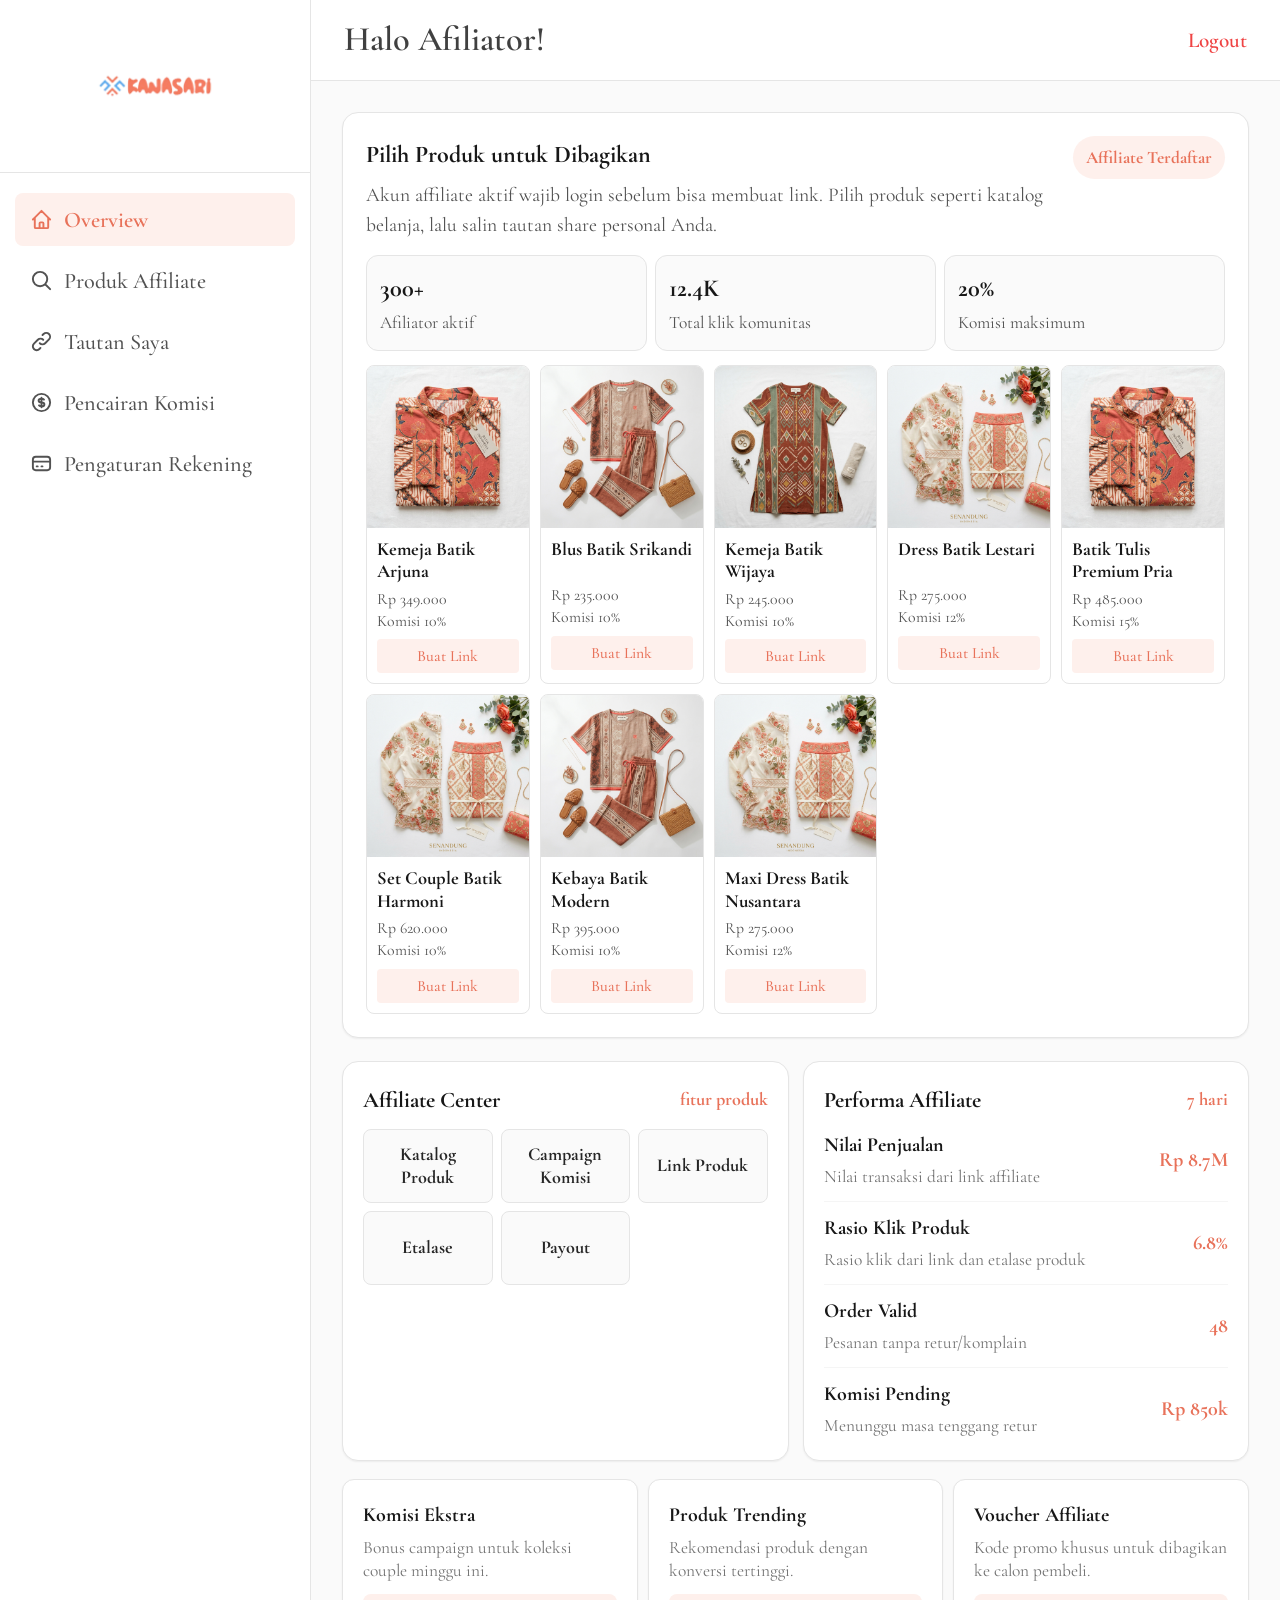
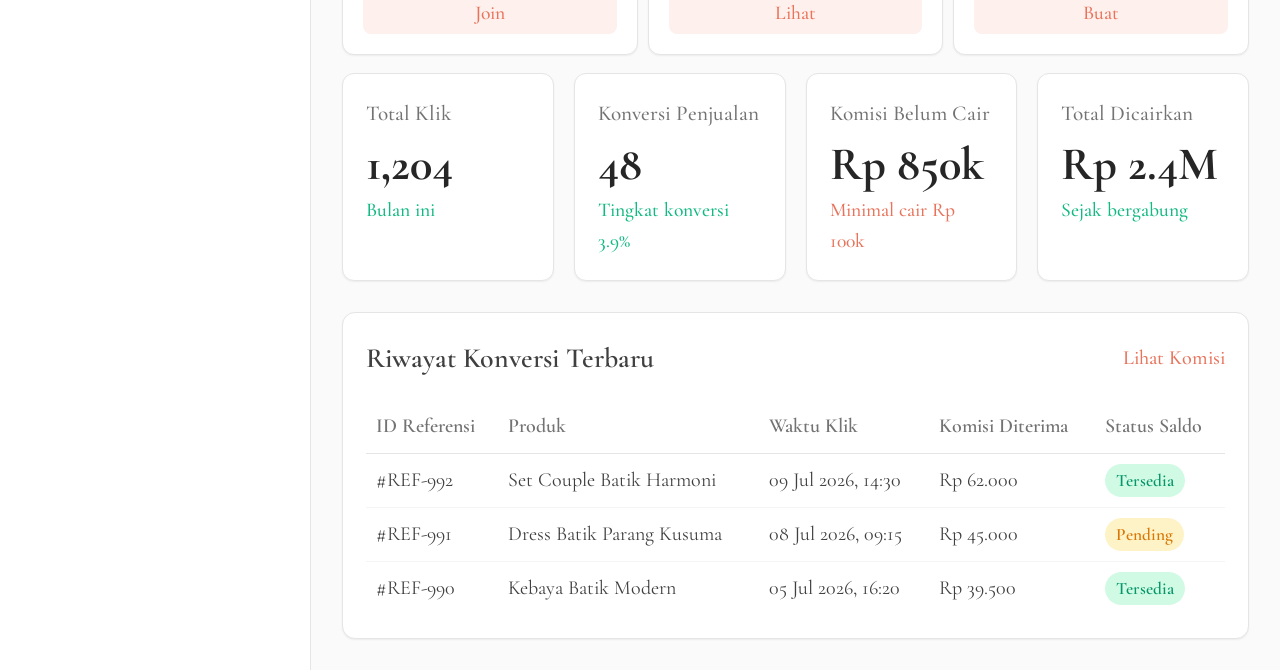
<file: affiliate/index.html>
<!doctype html>
<html lang="id">
  <head>
    <meta charset="UTF-8" />
    <meta name="viewport" content="width=device-width, initial-scale=1.0" />
    <title>Affiliate Dashboard - Kanasari Store</title>
    <link rel="preconnect" href="https://fonts.googleapis.com" />
    <link rel="preconnect" href="https://fonts.gstatic.com" crossorigin />
    <link
      href="https://fonts.googleapis.com/css2?family=Cormorant+Garamond:ital,wght@0,300;0,400;0,500;0,600;0,700;1,300;1,400;1,500&family=Poppins:wght@300;400;500;600;700;800&display=swap"
      rel="stylesheet"
    />
    <link rel="stylesheet" href="../assets/css/style.css?v=desktop-plus10a" />
    <style>
      body {
        background: var(--neutral-50);
        margin: 0;
        display: flex;
        min-height: 100vh;
      }

      /* Sidebar */
      .sidebar {
        width: 17.5rem;
        background: var(--white);
        border-right: 1px solid var(--neutral-200);
        display: flex;
        flex-direction: column;
      }
      .sidebar-header {
        padding: 24px;
        border-bottom: 1px solid var(--neutral-200);
        display: flex;
        align-items: center;
        justify-content: center;
      }
      .sidebar-logo {
        height: 150px;
      }
      .sidebar-menu {
        flex: 1;
        padding: 24px 16px;
        display: flex;
        flex-direction: column;
        gap: 8px;
      }
      .menu-item {
        display: flex;
        align-items: center;
        gap: 12px;
        padding: 14px 16px;
        border-radius: var(--r-md);
        color: var(--neutral-600);
        text-decoration: none;
        font-weight: 500;
        transition: all 0.2s;
        font-size: 1.5625rem;
        cursor: pointer;
        border: none;
        background: transparent;
        text-align: left;
        font-family: var(--font);
      }
      .menu-item:hover {
        background: var(--neutral-50);
        color: var(--primary);
      }
      .menu-item.active {
        background: var(--primary-pale);
        color: var(--primary);
        font-weight: 600;
      }
      .menu-item svg {
        width: 20px;
        height: 20px;
      }

      /* Main Content */
      .dashboard-layout {
        width: 100%;
        max-width: 100vw;
        overflow-x: hidden;
      }
      .main-content {
        flex: 1;
        display: flex;
        flex-direction: column;
        min-width: 0;
        max-width: 100%;
        overflow-x: hidden;
        box-sizing: border-box;
      }
      .dashboard-body {
        padding: 40px;
        flex: 1;
        overflow-y: auto;
        max-width: 100%;
        box-sizing: border-box;
        overflow-x: hidden;
      }
      .topbar {
        height: 80px;
        background: var(--white);
        border-bottom: 1px solid var(--neutral-200);
        display: flex;
        align-items: center;
        justify-content: space-between;
        padding: 0 40px;
      }
      .topbar-title {
        font-size: 2.3375rem;
        font-family: var(--font-heading);
        font-weight: 600;
      }
      .topbar-actions {
        display: flex;
        align-items: center;
        gap: 24px;
      }
      .mobile-toggle {
        display: none;
        width: 40px;
        height: 40px;
        border: 1px solid var(--neutral-200);
        border-radius: var(--r-md);
        background: var(--white);
        color: var(--neutral-700);
        align-items: center;
        justify-content: center;
        cursor: pointer;
      }
      .mobile-toggle svg {
        width: 22px;
        height: 22px;
      }

      .dashboard-body {
        padding: 40px;
        flex: 1;
        overflow-y: auto;
      }
      .page-section {
        display: none;
        animation: fadeIn 0.3s ease;
      }
      .page-section.active {
        display: block;
      }

      @keyframes fadeIn {
        from {
          opacity: 0;
          transform: translateY(10px);
        }
        to {
          opacity: 1;
          transform: translateY(0);
        }
      }

      /* Cards */
      .stats-grid {
        display: grid;
        grid-template-columns: repeat(4, 1fr);
        gap: 24px;
        margin-bottom: 40px;
      }
      .stat-card {
        background: var(--white);
        padding: 24px;
        border-radius: var(--r-lg);
        border: 1px solid var(--neutral-200);
        box-shadow: var(--shadow-sm);
      }
      .stat-title {
        font-size: 1.5625rem;
        color: var(--neutral-500);
        margin-bottom: 12px;
        font-weight: 500;
      }
      .stat-value {
        font-size: 3.5125rem;
        font-weight: 700;
        color: var(--neutral-800);
        font-family: var(--font-heading);
        margin-bottom: 8px;
      }
      .stat-trend {
        font-size: 0.95rem;
        font-weight: 500;
        display: flex;
        align-items: center;
        gap: 4px;
      }
      .trend-up {
        color: #10b981;
      }

      /* Table Area */
      .table-section {
        background: var(--white);
        border-radius: var(--r-lg);
        border: 1px solid var(--neutral-200);
        box-shadow: var(--shadow-sm);
        padding: 24px;
      }
      .table-header {
        display: flex;
        justify-content: space-between;
        align-items: center;
        margin-bottom: 24px;
      }
      .table-title {
        font-size: 1.95rem;
        font-weight: 600;
      }

      table {
        width: 100%;
        border-collapse: collapse;
        text-align: left;
      }
      th {
        padding: 16px 12px;
        border-bottom: 1.5px solid var(--neutral-200);
        color: var(--neutral-500);
        font-weight: 600;
        font-size: 1rem;
      }
      td {
        padding: 16px 12px;
        border-bottom: 1px solid var(--neutral-100);
        color: var(--neutral-700);
        font-size: 1rem;
      }
      tr:last-child td {
        border-bottom: none;
      }
      .status {
        padding: 6px 12px;
        border-radius: var(--r-full);
        font-size: 0.85rem;
        font-weight: 600;
      }
      .status-ready {
        background: #d1fae5;
        color: #059669;
      }
      .status-pending {
        background: #fef3c7;
        color: #d97706;
      }

      .creator-shop-panel { background: var(--white); border: 1px solid var(--neutral-200); border-radius: var(--r-xl); padding: 22px; margin-bottom: 24px; box-shadow: var(--shadow-sm); }
      .creator-shop-head { display: flex; justify-content: space-between; align-items: flex-start; gap: 18px; margin-bottom: 18px; }
      .creator-shop-head h3 { font-size: 1.35rem; margin: 0 0 6px; color: var(--neutral-900); }
      .creator-shop-head p { font-size: 1rem; color: var(--neutral-600); margin: 0; line-height: 1.55; }
      .creator-badge { flex-shrink: 0; border-radius: var(--r-full); background: var(--primary-pale); color: var(--primary); padding: 8px 12px; font-size: 0.9rem; font-weight: 700; }
      .creator-metrics { display: grid; grid-template-columns: repeat(3, 1fr); gap: 10px; margin-bottom: 18px; }
      .creator-metric { border: 1px solid var(--neutral-200); border-radius: var(--r-lg); padding: 12px; background: var(--neutral-50); }
      .creator-metric strong { display: block; font-size: 1.35rem; color: var(--neutral-900); }
      .creator-metric span { display: block; font-size: 0.9rem; color: var(--neutral-600); margin-top: 2px; }
      .share-product-grid { display: grid; grid-template-columns: repeat(3, minmax(0, 1fr)); gap: 14px; }
      .share-product-card { border: 1px solid var(--neutral-200); border-radius: var(--r-lg); overflow: hidden; background: var(--white); min-width: 0; }
      .share-product-card img { width: 100%; aspect-ratio: 4 / 5; object-fit: cover; display: block; background: var(--neutral-100); }
      .share-product-body { padding: 12px; }
      .share-product-name { font-size: 1rem; font-weight: 700; color: var(--neutral-900); line-height: 1.35; margin-bottom: 6px; }
      .share-product-meta { display: flex; justify-content: space-between; gap: 8px; color: var(--neutral-600); font-size: 0.9rem; margin-bottom: 10px; }
      .share-product-actions { display: grid; grid-template-columns: 1fr 1fr; gap: 8px; }
      .share-product-actions .action-btn { width: 100%; font-size: 0.9rem; padding: 8px 10px; }
      .creator-center-board { display: grid; grid-template-columns: 1fr 1fr; gap: 18px; margin-bottom: 24px; }
      .creator-center-panel { background: var(--white); border: 1px solid var(--neutral-200); border-radius: var(--r-xl); padding: 20px; box-shadow: var(--shadow-sm); min-width: 0; }
      .creator-center-title { display: flex; justify-content: space-between; align-items: center; gap: 12px; font-size: 1.2rem; font-weight: 800; color: var(--neutral-900); margin-bottom: 14px; }
      .creator-center-title span { color: var(--primary); font-size: 0.9rem; font-weight: 700; }
      .creator-feature-grid { display: grid; grid-template-columns: repeat(3, minmax(0, 1fr)); gap: 10px; }
      .creator-feature-btn { border: 1px solid var(--neutral-200); border-radius: var(--r-md); background: var(--neutral-50); color: var(--neutral-800); padding: 12px 10px; min-height: 74px; font-family: var(--font); font-size: 0.95rem; font-weight: 700; line-height: 1.25; cursor: pointer; }
      .creator-feature-btn:hover { border-color: var(--primary); color: var(--primary); background: var(--primary-pale); }
      .creator-performance-list { display: grid; gap: 10px; }
      .creator-performance-row { display: grid; grid-template-columns: 1fr auto; gap: 12px; align-items: center; padding-bottom: 10px; border-bottom: 1px solid var(--neutral-100); }
      .creator-performance-row:last-child { border-bottom: 0; padding-bottom: 0; }
      .creator-performance-row strong { color: var(--neutral-900); font-size: 1rem; }
      .creator-performance-row small { color: var(--neutral-500); display: block; margin-top: 2px; }
      .creator-performance-row span { color: var(--primary); font-weight: 800; white-space: nowrap; }
      .creator-campaign-strip { display: grid; grid-template-columns: repeat(auto-fit, minmax(220px, 1fr)); gap: 12px; margin: 0 0 24px; }
      .creator-campaign-card { background: var(--white); border: 1px solid var(--neutral-200); border-radius: var(--r-lg); padding: 16px; box-shadow: var(--shadow-sm); min-width: 0; }
      .creator-campaign-card strong { display: block; color: var(--neutral-900); font-size: 1rem; margin-bottom: 4px; }
      .creator-campaign-card span { display: block; color: var(--neutral-500); font-size: 0.9rem; line-height: 1.35; }
      .creator-campaign-card button { margin-top: 12px; width: 100%; }
      .generate-link-box {
        background: var(--primary-pale);
        padding: 24px;
        border-radius: var(--r-lg);
        border: 1px dashed var(--primary);
        margin-bottom: 40px;
        display: flex;
        align-items: center;
        gap: 24px;
      }
      .gl-input {
        flex: 1;
        padding: 14px 16px;
        border-radius: var(--r-md);
        border: 1px solid var(--neutral-300);
        font-size: 1.5625rem;
        font-family: var(--font);
        outline: none;
      }
      .gl-btn {
        background: var(--primary);
        color: white;
        padding: 14px 24px;
        font-size: 1.5625rem;
        font-weight: 600;
        border: none;
        border-radius: var(--r-md);
        cursor: pointer;
      }

      .action-btn {
        background: var(--primary-pale);
        color: var(--primary);
        border: none;
        padding: 6px 12px;
        border-radius: var(--r-md);
        cursor: pointer;
        font-weight: 500;
        font-family: var(--font);
      }
      .action-btn:hover {
        background: var(--primary);
        color: white;
      }

      /* Rekening Section */
      .rekening-grid {
        display: grid;
        grid-template-columns: 1fr 1fr;
        gap: 28px;
        align-items: start;
      }
      .rekening-card {
        background: var(--white);
        border: 1px solid var(--neutral-200);
        border-radius: var(--r-lg);
        box-shadow: var(--shadow-sm);
        padding: 32px;
      }
      .rekening-card-title {
        font-size: 1.25rem;
        font-weight: 700;
        color: var(--neutral-800);
        margin-bottom: 24px;
        display: flex;
        align-items: center;
        gap: 10px;
      }
      .rekening-card-title svg {
        width: 22px;
        height: 22px;
        color: var(--primary);
      }

      .bank-info-card {
        background: linear-gradient(
          135deg,
          #e8725a 0%,
          #c45a45 60%,
          #a84836 100%
        );
        border-radius: var(--r-lg);
        padding: 28px;
        color: white;
        margin-bottom: 24px;
        position: relative;
        overflow: hidden;
      }
      .bank-info-card::before {
        content: "";
        position: absolute;
        top: -40px;
        right: -40px;
        width: 160px;
        height: 160px;
        background: rgba(255, 255, 255, 0.08);
        border-radius: 50%;
      }
      .bank-info-card::after {
        content: "";
        position: absolute;
        bottom: -30px;
        left: 60px;
        width: 100px;
        height: 100px;
        background: rgba(255, 255, 255, 0.05);
        border-radius: 50%;
      }
      .bank-chip {
        width: 44px;
        height: 32px;
        background: rgba(255, 255, 255, 0.3);
        border-radius: 6px;
        margin-bottom: 20px;
        display: flex;
        align-items: center;
        justify-content: center;
      }
      .bank-chip svg {
        width: 28px;
        height: 28px;
        opacity: 0.9;
      }
      .bank-name {
        font-size: 0.95rem;
        font-weight: 500;
        opacity: 0.85;
        letter-spacing: 1px;
        margin-bottom: 6px;
      }
      .bank-number {
        font-size: 2.1438rem;
        font-weight: 700;
        letter-spacing: 3px;
        font-family: var(--font-heading);
        margin-bottom: 16px;
      }
      .bank-holder-row {
        display: flex;
        justify-content: space-between;
        align-items: flex-end;
      }
      .bank-holder-label {
        font-size: 1.1688rem;
        opacity: 0.7;
        margin-bottom: 4px;
      }
      .bank-holder-name {
        font-size: 1rem;
        font-weight: 600;
      }
      .bank-verified {
        background: rgba(255, 255, 255, 0.2);
        border: 1px solid rgba(255, 255, 255, 0.4);
        padding: 5px 14px;
        border-radius: var(--r-full);
        font-size: 1.1688rem;
        font-weight: 600;
        display: flex;
        align-items: center;
        gap: 6px;
      }
      .bank-verified svg {
        width: 14px;
        height: 14px;
      }

      .edit-rekening-btn {
        width: 100%;
        padding: 14px;
        background: var(--primary-pale);
        color: var(--primary);
        font-size: 1rem;
        font-weight: 600;
        border: 1.5px solid var(--primary);
        border-radius: var(--r-md);
        cursor: pointer;
        font-family: var(--font);
        transition: all 0.2s;
        display: flex;
        align-items: center;
        justify-content: center;
        gap: 8px;
      }
      .edit-rekening-btn:hover {
        background: var(--primary);
        color: white;
      }
      .edit-rekening-btn svg {
        width: 18px;
        height: 18px;
      }

      /* Form Tab */
      .form-tab-switch {
        display: flex;
        background: var(--neutral-100);
        border-radius: var(--r-md);
        padding: 4px;
        margin-bottom: 24px;
      }
      .form-tab-btn {
        flex: 1;
        padding: 10px 16px;
        background: transparent;
        border: none;
        border-radius: calc(var(--r-md) - 2px);
        cursor: pointer;
        font-family: var(--font);
        font-size: 1rem;
        font-weight: 500;
        color: var(--neutral-500);
        transition: all 0.2s;
      }
      .form-tab-btn.active {
        background: white;
        color: var(--primary);
        font-weight: 600;
        box-shadow: 0 1px 4px rgba(0, 0, 0, 0.1);
      }
      .form-tab-panel {
        display: none;
      }
      .form-tab-panel.active {
        display: block;
      }

      .form-group {
        margin-bottom: 20px;
      }
      .form-label {
        display: block;
        font-size: 0.95rem;
        font-weight: 600;
        color: var(--neutral-700);
        margin-bottom: 8px;
      }
      .form-control {
        width: 100%;
        padding: 13px 16px;
        border: 1.5px solid var(--neutral-300);
        border-radius: var(--r-md);
        font-size: 1rem;
        font-family: var(--font);
        color: var(--neutral-800);
        outline: none;
        box-sizing: border-box;
        transition: border-color 0.2s;
        background: white;
      }
      .form-control:focus {
        border-color: var(--primary);
      }
      .form-save-btn {
        width: 100%;
        padding: 15px;
        background: var(--primary);
        color: white;
        font-size: 1.5625rem;
        font-weight: 700;
        border: none;
        border-radius: var(--r-md);
        cursor: pointer;
        font-family: var(--font);
        transition: background 0.2s;
        margin-top: 8px;
      }
      .form-save-btn:hover {
        background: var(--primary-dark);
      }

      /* Security Note */
      .security-note {
        background: #f0fdf4;
        border: 1.5px solid #86efac;
        border-radius: var(--r-lg);
        padding: 20px 24px;
        margin-top: 28px;
        display: flex;
        gap: 16px;
        align-items: flex-start;
        box-sizing: border-box;
        width: 100%;
        max-width: 100%;
        overflow: hidden;
      }
      .security-note-icon {
        width: 40px;
        height: 40px;
        min-width: 40px;
        background: #22c55e;
        border-radius: var(--r-full);
        display: flex;
        align-items: center;
        justify-content: center;
      }
      .security-note-icon svg {
        width: 20px;
        height: 20px;
        color: white;
      }
      .security-note-title {
        font-size: 1rem;
        font-weight: 700;
        color: #15803d;
        margin-bottom: 6px;
      }
      .security-note-text {
        font-size: 0.85rem;
        color: #166534;
        line-height: 1.6;
        word-wrap: break-word;
        overflow-wrap: break-word;
      }

      @media (max-width: 768px) {
        .dashboard-layout {
          grid-template-columns: 1fr;
        }
        .sidebar {
          position: fixed;
          left: -100%;
          top: 0;
          bottom: 0;
          z-index: 1000;
          transition: left 0.3s ease;
          box-shadow: 5px 0 15px rgba(0, 0, 0, 0.1);
        }
        .sidebar.open {
          left: 0;
        }
        .mobile-toggle {
          display: inline-flex !important;
        }
        .sidebar-overlay {
          position: fixed;
          top: 0;
          left: 0;
          width: 100vw;
          height: 100vh;
          background: rgba(0, 0, 0, 0.5);
          z-index: 999;
          opacity: 0;
          visibility: hidden;
          transition: all 0.3s ease;
        }
        .sidebar-overlay.open {
          opacity: 1;
          visibility: visible;
        }
        .topbar {
          padding: 12px 16px;
          height: auto;
          flex-direction: row;
          gap: 12px;
          align-items: center;
          justify-content: flex-start;
        }
        .topbar-title {
          font-size: 1.375rem;
          text-align: left;
          flex: 1;
          line-height: 1.25;
        }
        .dashboard-body {
          padding: 16px;
          width: 100%;
          box-sizing: border-box;
          overflow-x: hidden;
        }
        .rekening-card,
        .bank-info-card {
          padding: 16px;
          width: 100%;
          box-sizing: border-box;
          max-width: 100%;
        }
        .rekening-grid {
          grid-template-columns: 1fr;
          width: 100%;
          max-width: 100%;
          box-sizing: border-box;
        }
        .page-section {
          width: 100%;
          max-width: 100%;

          box-sizing: border-box;
        }
        .stats-grid,
        .payout-stats,
        .chart-container,
        .rekening-grid {
          grid-template-columns: 1fr;
        }
        .creator-shop-panel { background: var(--white); border: 1px solid var(--neutral-200); border-radius: var(--r-xl); padding: 22px; margin-bottom: 24px; box-shadow: var(--shadow-sm); }
      .creator-shop-head { display: flex; justify-content: space-between; align-items: flex-start; gap: 18px; margin-bottom: 18px; }
      .creator-shop-head h3 { font-size: 1.35rem; margin: 0 0 6px; color: var(--neutral-900); }
      .creator-shop-head p { font-size: 1rem; color: var(--neutral-600); margin: 0; line-height: 1.55; }
      .creator-badge { flex-shrink: 0; border-radius: var(--r-full); background: var(--primary-pale); color: var(--primary); padding: 8px 12px; font-size: 0.9rem; font-weight: 700; }
      .creator-metrics { display: grid; grid-template-columns: repeat(3, 1fr); gap: 10px; margin-bottom: 18px; }
      .creator-metric { border: 1px solid var(--neutral-200); border-radius: var(--r-lg); padding: 12px; background: var(--neutral-50); }
      .creator-metric strong { display: block; font-size: 1.35rem; color: var(--neutral-900); }
      .creator-metric span { display: block; font-size: 0.9rem; color: var(--neutral-600); margin-top: 2px; }
      .share-product-grid { display: grid; grid-template-columns: repeat(3, minmax(0, 1fr)); gap: 14px; }
      .share-product-card { border: 1px solid var(--neutral-200); border-radius: var(--r-lg); overflow: hidden; background: var(--white); min-width: 0; }
      .share-product-card img { width: 100%; aspect-ratio: 4 / 5; object-fit: cover; display: block; background: var(--neutral-100); }
      .share-product-body { padding: 12px; }
      .share-product-name { font-size: 1rem; font-weight: 700; color: var(--neutral-900); line-height: 1.35; margin-bottom: 6px; }
      .share-product-meta { display: flex; justify-content: space-between; gap: 8px; color: var(--neutral-600); font-size: 0.9rem; margin-bottom: 10px; }
      .share-product-actions { display: grid; grid-template-columns: 1fr 1fr; gap: 8px; }
      .share-product-actions .action-btn { width: 100%; font-size: 0.9rem; padding: 8px 10px; }

      .generate-link-box {
          flex-direction: column;
          align-items: stretch;
          gap: 14px;
        }
        .generate-link-box h3 {
          font-size: 1.25rem !important;
        }
        .generate-link-box p {
          font-size: 0.875rem !important;
        }
        .gl-input,
        .gl-btn {
          width: 100%;
          font-size: 0.875rem;
          box-sizing: border-box;
        }
        .rekening-card,
        .bank-info-card {
          padding: 18px;
        }
        .bank-number {
          font-size: 1.375rem;
          letter-spacing: 1px;
          word-break: break-word;
        }
        .bank-holder-row {
          flex-direction: column;
          align-items: flex-start;
          gap: 12px;
        }
        .security-note {
          padding: 12px !important;
          flex-direction: column !important;
          gap: 8px !important;
          box-sizing: border-box !important;
          width: 100% !important;
          max-width: 100% !important;
          word-break: break-word !important;
          overflow-wrap: break-word !important;
          overflow: hidden !important;
        }
        /* FOOLPROOF MOBILE FIX */
        body,
        html {
          min-height: auto;
          overflow: visible !important;
        }
        .dashboard-body {
          overflow: visible !important;
          height: auto !important;
          padding: 16px !important;
        }
        .main-content,
        .dashboard-layout {
          overflow: visible !important;
        }
        .rekening-card,
        .bank-info-card,
        .security-note,
        .table-section,
        .form-control {
          width: 100% !important;
          max-width: 100% !important;
          box-sizing: border-box !important;
        }
        select.form-control {
          text-overflow: ellipsis;
          overflow: hidden;
          white-space: nowrap;
        }
        .form-tab-switch {
          flex-direction: column;
          gap: 8px;
          background: transparent;
          padding: 0;
        }
        .form-tab-btn {
          width: 100%;
          background: var(--neutral-100);
          border-radius: var(--r-md);
        }
        .form-tab-btn.active {
          background: var(--primary-pale);
        }

        .table-section {
          overflow-x: auto;
          padding: 16px;
          -webkit-overflow-scrolling: touch;
        }
        table {
          min-width: 720px;
        }
        .table-title {
          font-size: 1.25rem;
        }
        th,
        td {
          font-size: 0.875rem;
          padding: 12px 8px;
        }
        .filter-bar {
          flex-direction: column;
          align-items: stretch;
        }
        .btn {
          padding: 8px 12px;
          font-size: 0.875rem;
        }
      }

      /* Final mobile dashboard pass */
      @media (max-width: 768px) {
        body {
          min-height: 100dvh;
          overflow-x: hidden;
        }
        .main-content {
          width: 100%;
          min-width: 0;
        }
        .topbar {
          position: sticky;
          top: 0;
          z-index: 20;
          min-height: 64px;
          padding: 10px 12px;
          flex-direction: row;
          align-items: center;
          justify-content: flex-start;
          gap: 10px;
          overflow: visible;
        }
        .mobile-toggle {
          width: 42px;
          height: 42px;
          min-width: 42px;
          flex: 0 0 42px;
        }
        .topbar-title {
          font-size: 1.25rem;
          line-height: 1.15;
          flex: 1 1 auto;
          min-width: 0;
        }
        .topbar-actions {
          flex: 0 0 auto;
          gap: 8px;
        }
        .topbar-actions span {
          font-size: 1rem !important;
          line-height: 1.1;
        }
        .sidebar {
          width: min(88vw, 320px);
          height: 100dvh;
          overflow-y: auto;
        }
        .sidebar-header {
          padding: 14px;
        }
        .sidebar-logo {
          height: 84px;
          max-width: 100%;
          object-fit: contain;
        }
        .sidebar-menu {
          padding: 12px 12px 24px;
          gap: 6px;
          overflow-y: auto;
        }
        .menu-item {
          min-height: 44px;
          padding: 11px 12px;
          font-size: 1.05rem;
          line-height: 1.2;
        }
        .menu-item svg {
          width: 18px;
          height: 18px;
          flex: 0 0 18px;
        }
        .dashboard-body {
          padding: 14px;
          overflow-x: hidden;
        }
        .stats-grid,
        .payout-stats,
        .config-grid,
        .rekening-grid {
          grid-template-columns: 1fr !important;
          gap: 14px;
        }
        .stat-card,
        .config-group,
        .rekening-card {
          padding: 18px;
        }
        .stat-title {
          font-size: 1rem;
        }
        .stat-value {
          font-size: clamp(2rem, 10vw, 2.6rem);
          line-height: 1.05;
        }
        .stat-trend,
        .filter-label,
        .config-label,
        .form-label {
          font-size: 0.98rem;
        }
        .table-section {
          max-width: 100%;
          overflow-x: auto;
          padding: 14px;
          -webkit-overflow-scrolling: touch;
        }
        .table-header {
          flex-direction: column;
          align-items: stretch;
          gap: 12px;
        }
        .table-title {
          font-size: 1.25rem;
          line-height: 1.2;
        }
        table {
          min-width: 720px;
        }
        th,
        td {
          font-size: 0.95rem;
          line-height: 1.35;
          padding: 11px 8px;
        }
        .status,
        .action-btn {
          font-size: 0.92rem;
        }
        .filter-select,
        .config-input,
        .config-save-btn,
        .inner-tab-btn,
        .form-control,
        .form-save-btn {
          font-size: 1rem;
        }
        .inner-tabs {
          overflow-x: auto;
          padding-bottom: 4px;
        }
        .chart-wrap {
          min-width: 560px;
          overflow: visible;
        }
        .creator-shop-panel { background: var(--white); border: 1px solid var(--neutral-200); border-radius: var(--r-xl); padding: 22px; margin-bottom: 24px; box-shadow: var(--shadow-sm); }
      .creator-shop-head { display: flex; justify-content: space-between; align-items: flex-start; gap: 18px; margin-bottom: 18px; }
      .creator-shop-head h3 { font-size: 1.35rem; margin: 0 0 6px; color: var(--neutral-900); }
      .creator-shop-head p { font-size: 1rem; color: var(--neutral-600); margin: 0; line-height: 1.55; }
      .creator-badge { flex-shrink: 0; border-radius: var(--r-full); background: var(--primary-pale); color: var(--primary); padding: 8px 12px; font-size: 0.9rem; font-weight: 700; }
      .creator-metrics { display: grid; grid-template-columns: repeat(3, 1fr); gap: 10px; margin-bottom: 18px; }
      .creator-metric { border: 1px solid var(--neutral-200); border-radius: var(--r-lg); padding: 12px; background: var(--neutral-50); }
      .creator-metric strong { display: block; font-size: 1.35rem; color: var(--neutral-900); }
      .creator-metric span { display: block; font-size: 0.9rem; color: var(--neutral-600); margin-top: 2px; }
      .share-product-grid { display: grid; grid-template-columns: repeat(3, minmax(0, 1fr)); gap: 14px; }
      .share-product-card { border: 1px solid var(--neutral-200); border-radius: var(--r-lg); overflow: hidden; background: var(--white); min-width: 0; }
      .share-product-card img { width: 100%; aspect-ratio: 4 / 5; object-fit: cover; display: block; background: var(--neutral-100); }
      .share-product-body { padding: 12px; }
      .share-product-name { font-size: 1rem; font-weight: 700; color: var(--neutral-900); line-height: 1.35; margin-bottom: 6px; }
      .share-product-meta { display: flex; justify-content: space-between; gap: 8px; color: var(--neutral-600); font-size: 0.9rem; margin-bottom: 10px; }
      .share-product-actions { display: grid; grid-template-columns: 1fr 1fr; gap: 8px; }
      .share-product-actions .action-btn { width: 100%; font-size: 0.9rem; padding: 8px 10px; }

      .generate-link-box {
          flex-direction: column;
          align-items: stretch;
          gap: 14px;
        }
        .generate-link-box h3 {
          font-size: 1.25rem !important;
          line-height: 1.2;
        }
        .generate-link-box p {
          font-size: 1rem !important;
          line-height: 1.4;
        }
        .gl-input,
        .gl-btn {
          width: 100%;
          font-size: 1rem;
          box-sizing: border-box;
        }
        .bank-number {
          font-size: 1.35rem;
          letter-spacing: 1px;
          word-break: break-word;
        }
        .bank-holder-row {
          flex-direction: column;
          align-items: flex-start;
          gap: 12px;
        }
        .security-note {
          padding: 12px !important;
          flex-direction: column !important;
          gap: 8px !important;
          box-sizing: border-box !important;
          width: 100% !important;
          max-width: 100% !important;
          word-break: break-word !important;
          overflow-wrap: break-word !important;
          overflow: hidden !important;
        }
        /* FOOLPROOF MOBILE FIX */
        body,
        html {
          min-height: auto;
          overflow: visible !important;
        }
        .dashboard-body {
          overflow: visible !important;
          height: auto !important;
          padding: 16px !important;
        }
        .main-content,
        .dashboard-layout {
          overflow: visible !important;
        }
        .rekening-card,
        .bank-info-card,
        .security-note,
        .table-section,
        .form-control {
          width: 100% !important;
          max-width: 100% !important;
          box-sizing: border-box !important;
        }
        select.form-control {
          text-overflow: ellipsis;
          overflow: hidden;
          white-space: nowrap;
        }
        .form-tab-switch {
          flex-direction: column;
          gap: 8px;
          background: transparent;
          padding: 0;
        }
        .form-tab-btn {
          width: 100%;
          background: var(--neutral-100);
          border-radius: var(--r-md);
        }
        .form-tab-btn.active {
          background: var(--primary-pale);
        }

        .stat-value {
          font-size: clamp(1.45rem, 7.2vw, 1.9rem) !important;
        }
        .payout-balance-card {
          flex-direction: column !important;
          align-items: stretch !important;
          gap: 14px;
          padding: 18px !important;
        }
        .payout-balance-label {
          font-size: 1rem !important;
          line-height: 1.25;
        }
        .payout-balance-value {
          font-size: clamp(1.5rem, 7.5vw, 1.95rem) !important;
          line-height: 1.05;
          word-break: break-word;
        }
        .withdraw-btn {
          width: 100%;
          padding: 9px 12px !important;
          font-size: 0.92rem !important;
          line-height: 1.15;
        }
      }

      @media (max-width: 768px) {
        /* RESTORE INTERNAL SCROLL WITH 100dvh AND EXTRA BOTTOM PADDING */
        body,
        html {
          height: 100vh !important;
          height: 100dvh !important;
          min-height: 100dvh !important;
          overflow: hidden !important;
        }
        .dashboard-layout {
          height: 100vh !important;
          height: 100dvh !important;
          display: flex !important;
          flex-direction: column !important;
        }
        .main-content {
          flex: 1 !important;
          display: flex !important;
          flex-direction: column !important;
          overflow: hidden !important;
        }
        .dashboard-body {
          flex: 1 !important;
          overflow-y: auto !important;
          height: auto !important;
          padding: 16px !important;
          padding-bottom: 120px !important;
        }
      }
    
      /* Affiliate product-share responsive correction */
      @media (max-width: 900px) {
        .creator-shop-head { flex-direction: column; align-items: stretch; }
        .creator-metrics, .share-product-grid { grid-template-columns: 1fr !important; }
        .creator-center-board, .creator-campaign-strip { grid-template-columns: 1fr !important; }
        .creator-feature-grid { grid-template-columns: repeat(2, minmax(0, 1fr)); }
        .creator-center-panel, .creator-campaign-card { padding: 16px; }
        .creator-feature-btn { min-height: 62px; font-size: 0.88rem; }
        .share-product-actions { grid-template-columns: 1fr; }
      }

      /* Final compact affiliate product catalog override */
      .share-product-grid {
        grid-template-columns: repeat(auto-fit, minmax(140px, 1fr)) !important;
        gap: 10px !important;
      }
      .share-product-card { border-radius: var(--r-md) !important; }
      .share-product-card img { aspect-ratio: 1 / 1 !important; object-fit: cover; }
      .share-product-body { padding: 10px !important; }
      .share-product-name {
        font-size: 0.92rem !important;
        line-height: 1.22 !important;
        min-height: 2.25em;
        display: -webkit-box;
        -webkit-line-clamp: 2;
        -webkit-box-orient: vertical;
        overflow: hidden;
      }
      .share-product-meta {
        display: grid !important;
        gap: 2px !important;
        font-size: 0.78rem !important;
        line-height: 1.25 !important;
        margin: 7px 0 8px !important;
      }
      .share-product-actions { grid-template-columns: 1fr !important; gap: 6px !important; }
      .share-product-actions .action-btn {
        width: 100% !important;
        min-height: 34px !important;
        padding: 7px 8px !important;
        border-radius: var(--r-sm) !important;
        font-size: 0.78rem !important;
        line-height: 1.15 !important;
      }
      @media (max-width: 768px) {
        .creator-shop-panel { padding: clamp(14px, 4vw, 18px) !important; }
        .share-product-grid { grid-template-columns: repeat(2, minmax(0, 1fr)) !important; }
      }

      /* Compact product search results */
      .affiliate-product-grid {
        grid-template-columns: repeat(auto-fit, minmax(260px, 1fr)) !important;
        gap: 12px !important;
      }
      .affiliate-product-card {
        display: grid !important;
        grid-template-columns: 96px 1fr !important;
        align-items: stretch;
      }
      .affiliate-product-card img {
        width: 96px !important;
        height: 100% !important;
        min-height: 132px;
        aspect-ratio: auto !important;
      }
      .affiliate-product-info { padding: 11px !important; gap: 6px !important; }
      .affiliate-product-name { font-size: 0.94rem !important; min-height: auto !important; }
      .affiliate-product-meta { font-size: 0.78rem !important; gap: 3px !important; }
      .affiliate-product-card .action-btn { min-height: 34px !important; padding: 7px 10px !important; font-size: 0.82rem !important; }
      @media (max-width: 768px) {
        .affiliate-product-grid { grid-template-columns: repeat(2, minmax(0, 1fr)) !important; gap: 10px !important; }
        .affiliate-product-card { display: flex !important; flex-direction: column; }
        .affiliate-product-card img { width: 100% !important; height: auto !important; min-height: 0; aspect-ratio: 4 / 3 !important; }
      }      @media (max-width: 340px) {
        .share-product-grid { grid-template-columns: 1fr !important; }
      }

      /* Affiliate Discover & Manage product hub */
      .affiliate-product-hub { display: grid; gap: 18px; }
      .affiliate-app-shell { background: var(--white); border: 1px solid var(--neutral-200); border-radius: var(--r-xl); box-shadow: var(--shadow-sm); padding: 22px; min-width: 0; }
      .affiliate-app-top { display: flex; align-items: center; justify-content: space-between; gap: 16px; margin-bottom: 18px; }
      .affiliate-product-tabs { display: inline-flex; align-items: center; gap: 8px; background: var(--neutral-100); border-radius: var(--r-full); padding: 5px; }
      .affiliate-product-tab { border: 0; background: transparent; color: var(--neutral-500); border-radius: var(--r-full); padding: 9px 18px; font-family: var(--font); font-size: 1rem; font-weight: 800; cursor: pointer; }
      .affiliate-product-tab.active { background: var(--white); color: var(--neutral-900); box-shadow: var(--shadow-sm); }
      .affiliate-product-add { width: 42px; height: 42px; border-radius: var(--r-full); border: 1.5px solid var(--neutral-300); background: var(--white); color: var(--neutral-900); font-size: 1.75rem; line-height: 1; font-weight: 700; cursor: pointer; }
      .affiliate-search-row { display: grid; grid-template-columns: 1fr auto; gap: 10px; margin-bottom: 18px; }
      .affiliate-search-input { width: 100%; min-width: 0; border: 1px solid var(--neutral-200); background: var(--neutral-50); border-radius: var(--r-lg); padding: 14px 16px; font-family: var(--font); font-size: 1rem; box-sizing: border-box; outline: none; }
      .affiliate-search-input:focus { border-color: var(--primary); box-shadow: 0 0 0 3px rgba(232,114,90,0.12); background: var(--white); }
      .affiliate-search-btn { border: 0; border-radius: var(--r-lg); background: var(--neutral-900); color: var(--white); padding: 0 22px; font-family: var(--font); font-size: 1rem; font-weight: 800; cursor: pointer; }
      .affiliate-product-pane { display: none; }
      .affiliate-product-pane.active { display: block; }
      .affiliate-ranking-panel { display: grid; grid-template-columns: 1.05fr 1fr; gap: 14px; margin-bottom: 18px; }
      .affiliate-ranking-hero { min-height: 210px; border-radius: var(--r-lg); padding: 20px; color: var(--white); background: linear-gradient(135deg, rgba(26,26,26,0.8), rgba(125,75,44,0.75)), url('../assets/img/cat_couple.png') center/cover; display: flex; flex-direction: column; justify-content: space-between; overflow: hidden; }
      .affiliate-ranking-hero strong { font-size: 1.5rem; line-height: 1.15; }
      .affiliate-ranking-hero span { font-size: 0.95rem; opacity: 0.9; }
      .affiliate-ranking-list { display: grid; grid-template-columns: repeat(2, minmax(0, 1fr)); gap: 12px; }
      .affiliate-ranking-card { border: 1px solid var(--neutral-200); border-radius: var(--r-lg); background: var(--neutral-50); padding: 14px; min-width: 0; display: grid; justify-items: center; text-align: center; gap: 8px; }
      .affiliate-ranking-card img { width: min(100%, 118px); aspect-ratio: 1 / 1; border-radius: var(--r-md); object-fit: cover; }
      .affiliate-ranking-card strong { font-size: 1rem; line-height: 1.2; color: var(--neutral-900); }
      .affiliate-ranking-badge { display: inline-flex; border-radius: var(--r-full); background: #fff3d6; color: #8a5b13; padding: 4px 8px; font-size: 0.78rem; font-weight: 800; }
      .affiliate-product-grid { display: grid; grid-template-columns: repeat(auto-fit, minmax(190px, 1fr)); gap: 14px; }
      .affiliate-product-card { border: 1px solid var(--neutral-200); border-radius: var(--r-lg); background: var(--white); overflow: hidden; box-shadow: var(--shadow-sm); min-width: 0; display: flex; flex-direction: column; }
      .affiliate-product-card img { width: 100%; aspect-ratio: 1 / 1; object-fit: cover; background: var(--neutral-100); }
      .affiliate-product-info { padding: 13px; display: grid; gap: 7px; flex: 1; }
      .affiliate-product-name { font-size: 1rem; font-weight: 800; color: var(--neutral-900); line-height: 1.25; min-height: 2.5em; display: -webkit-box; -webkit-line-clamp: 2; -webkit-box-orient: vertical; overflow: hidden; }
      .affiliate-product-meta { display: grid; gap: 4px; color: var(--neutral-600); font-size: 0.88rem; }
      .affiliate-product-meta strong { color: var(--primary); }
      .affiliate-product-card .action-btn { width: 100%; margin-top: auto; min-height: 38px; }
      .affiliate-manage-grid { display: grid; gap: 12px; }
      .affiliate-manage-row { display: grid; grid-template-columns: 64px 1fr auto; gap: 12px; align-items: center; border: 1px solid var(--neutral-200); border-radius: var(--r-lg); background: var(--white); padding: 12px; min-width: 0; }
      .affiliate-manage-row img { width: 64px; height: 64px; border-radius: var(--r-md); object-fit: cover; }
      .affiliate-manage-title { font-size: 1rem; font-weight: 800; color: var(--neutral-900); line-height: 1.25; }
      .affiliate-manage-meta { display: flex; flex-wrap: wrap; gap: 8px; margin-top: 5px; color: var(--neutral-500); font-size: 0.85rem; }
      .affiliate-share-overlay { position: fixed; inset: 0; z-index: 9999; background: rgba(0,0,0,0.62); backdrop-filter: blur(3px); display: flex; flex-direction: column; justify-content: flex-end; align-items: center; padding: 24px; box-sizing: border-box; }
      .affiliate-share-preview { width: min(620px, 92vw); background: var(--white); border-radius: 24px; overflow: hidden; box-shadow: 0 26px 70px rgba(0,0,0,0.24); margin-bottom: 24px; }
      .affiliate-share-preview img { width: 100%; max-height: 48vh; object-fit: cover; display: block; background: var(--neutral-100); }
      .affiliate-share-copy { padding: 18px 22px 20px; }
      .affiliate-share-copy h3 { font-size: clamp(1.3rem, 3vw, 1.85rem); line-height: 1.15; margin: 0 0 12px; color: var(--neutral-900); }
      .affiliate-share-copy h3 span { color: var(--primary); }
      .affiliate-share-stats { display: flex; flex-wrap: wrap; gap: 14px; color: var(--neutral-700); font-weight: 700; font-size: 0.98rem; }
      .affiliate-share-earning-badge { display: none; }
      .affiliate-share-sheet { width: min(860px, 100%); background: var(--white); border-radius: 24px 24px 0 0; padding: 18px 18px 22px; box-sizing: border-box; box-shadow: 0 -12px 36px rgba(0,0,0,0.2); }
      .affiliate-share-head { display: flex; align-items: center; justify-content: space-between; gap: 12px; margin-bottom: 14px; }
      .affiliate-share-head strong { font-size: 1.25rem; color: var(--neutral-900); }
      .affiliate-share-close { border: 0; background: transparent; color: var(--neutral-900); font-size: 2rem; line-height: 1; cursor: pointer; }
      .affiliate-share-users, .affiliate-share-channels { display: flex; gap: 14px; overflow-x: auto; padding-bottom: 10px; -webkit-overflow-scrolling: touch; }
      .affiliate-share-user, .affiliate-share-channel { flex: 0 0 72px; display: grid; justify-items: center; gap: 7px; color: var(--neutral-800); font-size: 0.78rem; text-align: center; border: 0; background: transparent; font-family: var(--font); cursor: pointer; }
      .affiliate-avatar, .affiliate-channel-icon { width: 56px; height: 56px; border-radius: var(--r-full); display: inline-flex; align-items: center; justify-content: center; font-weight: 800; color: var(--white); background: var(--primary); box-shadow: var(--shadow-sm); }
      .affiliate-channel-copy { background: #1f7ae0; }
      .affiliate-channel-fb { background: #1877f2; }
      .affiliate-channel-ig { background: linear-gradient(135deg, #f58529, #dd2a7b, #8134af); }
      .affiliate-channel-tg { background: #2aabee; }
      .affiliate-channel-sms { background: #4f7cff; }
      .affiliate-channel-mail { background: #16a8c7; }
      @media (max-width: 900px) {
        .affiliate-ranking-panel { grid-template-columns: 1fr; }
        .affiliate-ranking-list { grid-template-columns: repeat(2, minmax(0, 1fr)); }
        .affiliate-search-row { grid-template-columns: 1fr; }
        .affiliate-search-btn { min-height: 44px; }
      }
      @media (max-width: 768px) {
        .affiliate-app-shell { padding: 16px; border-radius: var(--r-lg); }
        .affiliate-app-top { align-items: stretch; flex-direction: column; }
        .affiliate-product-tabs { width: 100%; display: grid; grid-template-columns: 1fr 1fr; }
        .affiliate-product-tab { width: 100%; }
        .affiliate-product-grid { grid-template-columns: repeat(2, minmax(0, 1fr)); gap: 10px; }
        .affiliate-product-name { font-size: 0.92rem; }
        .affiliate-product-meta { font-size: 0.78rem; }
        .affiliate-manage-row { grid-template-columns: 54px 1fr; }
        .affiliate-manage-row img { width: 54px; height: 54px; }
        .affiliate-manage-row .action-btn { grid-column: 1 / -1; width: 100%; }
        .affiliate-share-overlay { padding: 12px 0 0; }
        .affiliate-share-preview { width: min(92vw, 520px); margin-bottom: 14px; border-radius: 18px; }
        .affiliate-share-preview img { max-height: 42vh; }
        .affiliate-share-sheet { width: 100%; border-radius: 22px 22px 0 0; }
      }
      @media (max-width: 340px) {
        .affiliate-product-grid, .affiliate-ranking-list { grid-template-columns: 1fr; }
      }

      /* Final compact product search results */
      .affiliate-product-grid {
        grid-template-columns: repeat(auto-fit, minmax(260px, 1fr)) !important;
        gap: 12px !important;
      }
      .affiliate-product-card {
        display: grid !important;
        grid-template-columns: 96px 1fr !important;
        align-items: start !important;
      }
      .affiliate-product-card img {
        width: 96px !important;
        height: 132px !important;
        min-height: 0 !important;
        aspect-ratio: auto !important;
        align-self: start !important;
        object-fit: cover !important;
      }
      .affiliate-product-info { padding: 11px !important; gap: 6px !important; }
      .affiliate-product-name { font-size: 0.94rem !important; min-height: auto !important; }
      .affiliate-product-meta { font-size: 0.78rem !important; gap: 3px !important; }
      .affiliate-product-card .action-btn { min-height: 34px !important; padding: 7px 10px !important; font-size: 0.82rem !important; }
      @media (max-width: 768px) {
        .affiliate-product-grid { grid-template-columns: repeat(2, minmax(0, 1fr)) !important; gap: 10px !important; }
        .affiliate-product-card { display: flex !important; flex-direction: column; }
        .affiliate-product-card img { width: 100% !important; height: auto !important; min-height: 0 !important; aspect-ratio: 4 / 3 !important; }
      }

      /* Final mobile affiliate share popup earnings visibility */
      @media (max-width: 768px) {
        .affiliate-share-overlay {
          justify-content: flex-end !important;
          padding: 10px 0 0 !important;
          overflow: hidden !important;
        }
        .affiliate-share-preview {
          position: relative !important;
          width: min(92vw, 420px) !important;
          max-height: 46vh !important;
          margin-bottom: 10px !important;
          border-radius: 18px !important;
          display: flex !important;
          flex-direction: column !important;
        }
        .affiliate-share-preview img {
          height: clamp(150px, 24vh, 210px) !important;
          max-height: 24vh !important;
          width: 100% !important;
          object-fit: cover !important;
          flex: 0 0 auto !important;
        }
        .affiliate-share-copy {
          padding: 12px 14px 14px !important;
          display: grid !important;
          gap: 7px !important;
        }
        .affiliate-share-copy h3 {
          font-size: clamp(1rem, 4.2vw, 1.18rem) !important;
          line-height: 1.18 !important;
          margin: 0 !important;
        }
        .affiliate-share-stats {
          gap: 8px !important;
          font-size: 0.82rem !important;
          line-height: 1.2 !important;
        }
        .affiliate-share-earning-badge {
          display: inline-flex !important;
          position: absolute !important;
          left: 12px !important;
          top: 12px !important;
          z-index: 2 !important;
          background: rgba(255, 255, 255, 0.94) !important;
          color: var(--primary) !important;
          border-radius: 999px !important;
          padding: 7px 10px !important;
          font-size: 0.9rem !important;
          font-weight: 900 !important;
          box-shadow: 0 8px 20px rgba(0,0,0,0.18) !important;
        }
        .affiliate-share-sheet {
          max-height: 42vh !important;
          overflow-y: auto !important;
          padding: 14px 14px 18px !important;
        }
        .affiliate-share-head { margin-bottom: 10px !important; }
        .affiliate-share-head strong { font-size: 1.05rem !important; }
        .affiliate-share-users,
        .affiliate-share-channels { gap: 10px !important; padding-bottom: 8px !important; }
        .affiliate-share-user,
        .affiliate-share-channel { flex-basis: 64px !important; font-size: 0.72rem !important; }
        .affiliate-avatar,
        .affiliate-channel-icon { width: 48px !important; height: 48px !important; }
      }
  
      /* Desktop compact pass */
      @media (min-width: 769px) {
        body { font-size: 16px; line-height: 1.5; }
        .sidebar { width: 14rem; }
        .sidebar-header { padding: 16px; }
        .sidebar-logo { height: 104px; max-width: 100%; object-fit: contain; }
        .sidebar-menu { padding: 16px 12px; gap: 6px; }
        .menu-item { gap: 9px; padding: 10px 12px; font-size: 1rem; line-height: 1.2; }
        .menu-item svg { width: 18px; height: 18px; flex: 0 0 18px; }
        .topbar { height: 64px; padding: 0 26px; }
        .topbar-title { font-size: 1.55rem; line-height: 1.15; }
        .topbar-actions { gap: 16px; }
        .topbar-actions span { font-size: 0.95rem !important; }
        .dashboard-body { padding: 24px; }
        .stats-grid, .payout-stats { gap: 16px; margin-bottom: 24px; }
        .stat-card { padding: 18px; }
        .stat-title { font-size: 0.95rem; margin-bottom: 8px; }
        .stat-value, .stat-value[style] { font-size: 2.1rem !important; line-height: 1.05; margin-bottom: 6px; }
        .stat-trend { font-size: 0.88rem; }
        .table-section { padding: 18px; border-radius: 10px; }
        .table-header { margin-bottom: 16px; }
        .table-title, .table-title[style] { font-size: 1.25rem !important; }
        th, td { padding: 10px 8px; font-size: 0.9rem; line-height: 1.35; }
        .status { padding: 4px 9px; font-size: 0.78rem; }
        .action-btn, button.action-btn, .resi-btn { padding: 6px 10px; font-size: 0.88rem !important; line-height: 1.2; }
        .config-grid { gap: 18px; margin-bottom: 18px; }
        .config-group { padding: 20px; }
        .config-group-title { font-size: 1.15rem; margin-bottom: 14px; padding-bottom: 10px; }
        .config-field { margin-bottom: 14px; }
        .config-label, .filter-label { font-size: 0.95rem; }
        .config-input, .filter-select { padding: 9px 12px; font-size: 0.95rem; }
        .config-save-btn, .inner-tab-btn { padding: 9px 18px; font-size: 0.95rem; }
        .inner-tabs { gap: 7px; margin-bottom: 18px; }
        .chart-wrap { height: 150px; }
        .chart-label, .chart-val { font-size: 0.85rem; }
        .filter-bar { gap: 10px; margin-bottom: 16px; }
        .order-status-tabs { gap: 8px; margin-bottom: 16px; }
        .order-status-chip { padding: 8px 12px; font-size: 0.95rem; gap: 6px; }
        .order-status-chip span { min-width: 1.25rem; height: 1.25rem; font-size: 0.78rem; }
        .seller-center-grid { gap: 18px; margin-bottom: 22px; }
        .seller-panel { padding: 18px; }
        .seller-panel-title { font-size: 1.2rem; margin-bottom: 12px; }
        .seller-panel-title span { font-size: 0.85rem; }
        .seller-queue-card { padding: 12px; }
        .seller-queue-value { font-size: 1.55rem; }
        .seller-queue-label, .seller-tool-btn, .seller-health-row strong { font-size: 0.9rem; }
        .seller-tool-grid { gap: 10px; margin-top: 12px; }
        .seller-tool-btn { min-height: 58px; padding: 10px 8px; }
        .seller-health-row span { font-size: 0.85rem; }
        .homepage-editor-card { gap: 14px; margin-bottom: 22px; }
        .homepage-preview { min-height: 170px; }
        .homepage-editor-form { gap: 12px; }
        .config-helper { font-size: 0.85rem; }
      }
      /* Desktop affiliate compact pass */
      @media (min-width: 769px) {
        .creator-shop-panel { padding: 18px; margin-bottom: 18px; }
        .creator-shop-head { gap: 14px; margin-bottom: 14px; }
        .creator-shop-head h3 { font-size: 1.08rem; }
        .creator-shop-head p { font-size: 0.88rem; }
        .creator-badge { padding: 6px 10px; font-size: 0.78rem; }
        .creator-metrics { gap: 8px; margin-bottom: 14px; }
        .creator-metric { padding: 10px; }
        .creator-metric strong { font-size: 1.1rem; }
        .creator-metric span { font-size: 0.78rem; }
        .share-product-grid { gap: 10px; }
        .share-product-body { padding: 10px; }
        .share-product-name { font-size: 0.88rem; }
        .share-product-meta { font-size: 0.78rem; }
        .creator-center-board { gap: 14px; margin-bottom: 18px; }
        .creator-center-panel, .creator-campaign-card { padding: 16px; }
        .creator-center-title { font-size: 1rem; margin-bottom: 12px; }
        .creator-feature-grid { gap: 8px; }
        .creator-feature-btn { min-height: 58px; padding: 9px 8px; font-size: 0.82rem; }
        .creator-performance-row strong, .creator-campaign-card strong { font-size: 0.9rem; }
        .creator-performance-row small, .creator-campaign-card span { font-size: 0.78rem; }
        .creator-campaign-strip { gap: 10px; margin-bottom: 18px; }
        .generate-link-box { padding: 18px; gap: 16px; margin-bottom: 24px; }
        .gl-input, .gl-btn { padding: 10px 12px; font-size: 0.95rem; }
        .affiliate-app-shell { padding: 18px !important; border-radius: 12px !important; }
        .affiliate-product-hub { gap: 14px; }
        .affiliate-product-tab { padding: 7px 14px; font-size: 0.9rem; }
        .affiliate-product-add { width: 34px; height: 34px; font-size: 1.25rem; }
        .affiliate-search-row { gap: 10px !important; margin-bottom: 14px !important; }
        .affiliate-search-input { min-height: 40px !important; font-size: 0.95rem !important; padding: 0 14px !important; }
        .affiliate-search-btn { min-height: 40px !important; padding: 0 16px !important; font-size: 0.95rem !important; }
        .affiliate-ranking-panel { gap: 12px; margin-bottom: 14px; }
        .affiliate-ranking-hero { min-height: 170px; padding: 16px; }
        .affiliate-ranking-hero strong { font-size: 1.2rem; }
        .affiliate-ranking-hero span { font-size: 0.82rem; }
        .affiliate-ranking-card { padding: 12px; gap: 6px; }
        .affiliate-ranking-card img { width: min(100%, 92px); }
        .affiliate-ranking-card strong { font-size: 0.88rem; }
        .affiliate-ranking-badge { font-size: 0.68rem; }
        .affiliate-product-grid { grid-template-columns: repeat(auto-fit, minmax(170px, 1fr)); gap: 12px; }
        .affiliate-product-card img { aspect-ratio: 4 / 3; }
        .affiliate-product-info { padding: 11px; gap: 6px; }
        .affiliate-product-name { font-size: 0.9rem; min-height: 2.35em; }
        .affiliate-product-meta { font-size: 0.76rem; gap: 3px; }
        .affiliate-product-card .action-btn { min-height: 34px; }
        .affiliate-manage-row { padding: 12px !important; gap: 12px !important; }
        .affiliate-manage-row img { width: 54px !important; height: 54px !important; }
        .affiliate-manage-title { font-size: 0.92rem !important; }
        .affiliate-manage-meta { font-size: 0.78rem !important; }
        .payout-balance-card { padding: 24px !important; margin-bottom: 24px !important; }
        .payout-balance-card [style*="font-size: 3.5125rem"] { font-size: 2.25rem !important; }
        .payout-balance-card [style*="font-size: 1.5625rem"] { font-size: 1rem !important; }
        .rekening-grid { gap: 20px; }
        .rekening-card { padding: 22px; }
        .rekening-card-title { font-size: 1.05rem; margin-bottom: 16px; }
        .bank-info-card { padding: 22px; margin-bottom: 18px; }
        .bank-chip { width: 36px; height: 26px; margin-bottom: 14px; }
        .bank-name { font-size: 0.78rem; }
        .bank-number { font-size: 1.45rem; letter-spacing: 2px; }
        .bank-holder-label, .bank-verified { font-size: 0.82rem; }
        .edit-rekening-btn, .form-save-btn { padding: 11px; font-size: 0.95rem; }
        .form-tab-switch { margin-bottom: 18px; }
        .form-tab-btn, .form-label, .form-control { font-size: 0.9rem; }
        .form-control { padding: 10px 12px; }
        .security-note { padding: 16px 18px; margin-top: 20px; }
      }
      /* Small desktop compact pass */
      @media (min-width: 769px) and (max-width: 1180px) {
        .stats-grid, .payout-stats { grid-template-columns: repeat(2, minmax(0, 1fr)); }
        .seller-center-grid, .config-grid, .rekening-grid, .creator-center-board { grid-template-columns: 1fr; }
        .dashboard-body { padding: 22px; }
        .table-section { overflow-x: auto; }
        table { min-width: 720px; }
      }
      /* Desktop +15% rebalance */
      @media (min-width: 769px) {
        body { font-size: 18.4px; line-height: 1.55; }
        .sidebar { width: 16.1rem; }
        .sidebar-header { padding: 18px; }
        .sidebar-logo { height: 120px; }
        .sidebar-menu { padding: 18px 14px; gap: 7px; }
        .menu-item { gap: 10px; padding: 12px 14px; font-size: 1.15rem; }
        .menu-item svg { width: 21px; height: 21px; flex-basis: 21px; }
        .topbar { height: 74px; padding: 0 30px; }
        .topbar-title { font-size: 1.78rem; }
        .topbar-actions { gap: 18px; }
        .topbar-actions span { font-size: 1.09rem !important; }
        .dashboard-body { padding: 28px; }
        .stats-grid, .payout-stats { gap: 18px; margin-bottom: 28px; }
        .stat-card { padding: 21px; }
        .stat-title { font-size: 1.09rem; margin-bottom: 9px; }
        .stat-value, .stat-value[style] { font-size: 2.42rem !important; }
        .stat-trend { font-size: 1.01rem; }
        .table-section { padding: 21px; border-radius: 12px; }
        .table-header { margin-bottom: 18px; }
        .table-title, .table-title[style] { font-size: 1.44rem !important; }
        th, td { padding: 12px 9px; font-size: 1.04rem; }
        .status { padding: 5px 10px; font-size: 0.9rem; }
        .action-btn, button.action-btn, .resi-btn { padding: 7px 12px; font-size: 1.01rem !important; }
        .config-grid { gap: 21px; margin-bottom: 21px; }
        .config-group { padding: 23px; }
        .config-group-title { font-size: 1.32rem; margin-bottom: 16px; }
        .config-field { margin-bottom: 16px; }
        .config-label, .filter-label { font-size: 1.09rem; }
        .config-input, .filter-select { padding: 10px 14px; font-size: 1.09rem; }
        .config-save-btn, .inner-tab-btn { padding: 10px 21px; font-size: 1.09rem; }
        .inner-tabs { gap: 8px; margin-bottom: 21px; }
        .chart-wrap { height: 173px; }
        .chart-label, .chart-val { font-size: 0.98rem; }
        .filter-bar { gap: 12px; margin-bottom: 18px; }
        .order-status-tabs { gap: 9px; margin-bottom: 18px; }
        .order-status-chip { padding: 9px 14px; font-size: 1.09rem; }
        .order-status-chip span { min-width: 1.44rem; height: 1.44rem; font-size: 0.9rem; }
        .seller-center-grid { gap: 21px; margin-bottom: 25px; }
        .seller-panel { padding: 21px; }
        .seller-panel-title { font-size: 1.38rem; }
        .seller-panel-title span { font-size: 0.98rem; }
        .seller-queue-card { padding: 14px; }
        .seller-queue-value { font-size: 1.78rem; }
        .seller-queue-label, .seller-tool-btn, .seller-health-row strong { font-size: 1.04rem; }
        .seller-tool-btn { min-height: 67px; padding: 12px 9px; }
        .seller-health-row span { font-size: 0.98rem; }
        .homepage-editor-card { gap: 16px; margin-bottom: 25px; }
        .homepage-preview { min-height: 196px; }
        .homepage-editor-form { gap: 14px; }
        .config-helper { font-size: 0.98rem; }
      }
      @media (min-width: 769px) and (max-width: 1180px) {
        .stats-grid, .payout-stats { grid-template-columns: repeat(2, minmax(0, 1fr)); }
        .dashboard-body { padding: 25px; }
        table { min-width: 828px; }
      }
      /* Desktop affiliate +15% rebalance */
      @media (min-width: 769px) {
        .creator-shop-panel { padding: 21px; margin-bottom: 21px; }
        .creator-shop-head h3 { font-size: 1.24rem; }
        .creator-shop-head p { font-size: 1.01rem; }
        .creator-badge { padding: 7px 12px; font-size: 0.9rem; }
        .creator-metric { padding: 12px; }
        .creator-metric strong { font-size: 1.27rem; }
        .creator-metric span { font-size: 0.9rem; }
        .share-product-body { padding: 12px; }
        .share-product-name { font-size: 1.01rem; }
        .share-product-meta { font-size: 0.9rem; }
        .creator-center-panel, .creator-campaign-card { padding: 18px; }
        .creator-center-title { font-size: 1.15rem; }
        .creator-feature-btn { min-height: 67px; padding: 10px 9px; font-size: 0.94rem; }
        .creator-performance-row strong, .creator-campaign-card strong { font-size: 1.04rem; }
        .creator-performance-row small, .creator-campaign-card span { font-size: 0.9rem; }
        .generate-link-box { padding: 21px; gap: 18px; margin-bottom: 28px; }
        .gl-input, .gl-btn { padding: 12px 14px; font-size: 1.09rem; }
        .affiliate-app-shell { padding: 21px !important; border-radius: 14px !important; }
        .affiliate-product-tab { padding: 8px 16px; font-size: 1.04rem; }
        .affiliate-product-add { width: 39px; height: 39px; font-size: 1.44rem; }
        .affiliate-search-input { min-height: 46px !important; font-size: 1.09rem !important; padding: 0 16px !important; }
        .affiliate-search-btn { min-height: 46px !important; padding: 0 18px !important; font-size: 1.09rem !important; }
        .affiliate-ranking-hero { min-height: 196px; padding: 18px; }
        .affiliate-ranking-hero strong { font-size: 1.38rem; }
        .affiliate-ranking-hero span { font-size: 0.94rem; }
        .affiliate-ranking-card { padding: 14px; }
        .affiliate-ranking-card img { width: min(100%, 106px); }
        .affiliate-ranking-card strong { font-size: 1.01rem; }
        .affiliate-ranking-badge { font-size: 0.78rem; }
        .affiliate-product-grid { grid-template-columns: repeat(auto-fit, minmax(196px, 1fr)); gap: 14px; }
        .affiliate-product-info { padding: 13px; }
        .affiliate-product-name { font-size: 1.04rem; }
        .affiliate-product-meta { font-size: 0.87rem; }
        .affiliate-product-card .action-btn { min-height: 39px; }
        .affiliate-manage-row { padding: 14px !important; gap: 14px !important; }
        .affiliate-manage-row img { width: 62px !important; height: 62px !important; }
        .affiliate-manage-title { font-size: 1.06rem !important; }
        .affiliate-manage-meta { font-size: 0.9rem !important; }
        .payout-balance-card { padding: 28px !important; margin-bottom: 28px !important; }
        .payout-balance-card [style*="font-size: 3.5125rem"] { font-size: 2.59rem !important; }
        .payout-balance-card [style*="font-size: 1.5625rem"] { font-size: 1.15rem !important; }
        .rekening-card { padding: 25px; }
        .rekening-card-title { font-size: 1.21rem; }
        .bank-info-card { padding: 25px; }
        .bank-chip { width: 41px; height: 30px; }
        .bank-name { font-size: 0.9rem; }
        .bank-number { font-size: 1.67rem; }
        .bank-holder-label, .bank-verified { font-size: 0.94rem; }
        .edit-rekening-btn, .form-save-btn { padding: 13px; font-size: 1.09rem; }
        .form-tab-btn, .form-label, .form-control { font-size: 1.04rem; }
        .form-control { padding: 12px 14px; }
        .security-note { padding: 18px 21px; }
      }
      /* Desktop +15% rem correction */
      @media (min-width: 769px) {
        .sidebar { width: 14rem; }
        .menu-item { font-size: 1rem; }
        .topbar-title { font-size: 1.55rem; }
        .topbar-actions span { font-size: 0.95rem !important; }
        .stat-title { font-size: 0.95rem; }
        .stat-value, .stat-value[style] { font-size: 2.1rem !important; }
        .stat-trend { font-size: 0.88rem; }
        .table-title, .table-title[style] { font-size: 1.25rem !important; }
        th, td { font-size: 0.9rem; }
        .status { font-size: 0.78rem; }
        .action-btn, button.action-btn, .resi-btn { font-size: 0.88rem !important; }
        .config-group-title { font-size: 1.15rem; }
        .config-label, .filter-label { font-size: 0.95rem; }
        .config-input, .filter-select { font-size: 0.95rem; }
        .config-save-btn, .inner-tab-btn { font-size: 0.95rem; }
        .chart-label, .chart-val { font-size: 0.85rem; }
        .order-status-chip { font-size: 0.95rem; }
        .order-status-chip span { font-size: 0.78rem; }
        .seller-panel-title { font-size: 1.2rem; }
        .seller-panel-title span { font-size: 0.85rem; }
        .seller-queue-value { font-size: 1.55rem; }
        .seller-queue-label, .seller-tool-btn, .seller-health-row strong { font-size: 0.9rem; }
        .seller-health-row span { font-size: 0.85rem; }
        .config-helper { font-size: 0.85rem; }
      }
      /* Desktop affiliate +15% rem correction */
      @media (min-width: 769px) {
        .creator-shop-head h3 { font-size: 1.08rem; }
        .creator-shop-head p { font-size: 0.88rem; }
        .creator-badge { font-size: 0.78rem; }
        .creator-metric strong { font-size: 1.1rem; }
        .creator-metric span { font-size: 0.78rem; }
        .share-product-name { font-size: 0.88rem; }
        .share-product-meta { font-size: 0.78rem; }
        .creator-center-title { font-size: 1rem; }
        .creator-feature-btn { font-size: 0.82rem; }
        .creator-performance-row strong, .creator-campaign-card strong { font-size: 0.9rem; }
        .creator-performance-row small, .creator-campaign-card span { font-size: 0.78rem; }
        .gl-input, .gl-btn { font-size: 0.95rem; }
        .affiliate-product-tab { font-size: 0.9rem; }
        .affiliate-product-add { font-size: 1.25rem; }
        .affiliate-search-input { font-size: 0.95rem !important; }
        .affiliate-search-btn { font-size: 0.95rem !important; }
        .affiliate-ranking-hero strong { font-size: 1.2rem; }
        .affiliate-ranking-hero span { font-size: 0.82rem; }
        .affiliate-ranking-card strong { font-size: 0.88rem; }
        .affiliate-ranking-badge { font-size: 0.68rem; }
        .affiliate-product-name { font-size: 0.9rem; }
        .affiliate-product-meta { font-size: 0.76rem; }
        .affiliate-manage-title { font-size: 0.92rem !important; }
        .affiliate-manage-meta { font-size: 0.78rem !important; }
        .payout-balance-card [style*="font-size: 3.5125rem"] { font-size: 2.25rem !important; }
        .payout-balance-card [style*="font-size: 1.5625rem"] { font-size: 1rem !important; }
        .rekening-card-title { font-size: 1.05rem; }
        .bank-name { font-size: 0.78rem; }
        .bank-number { font-size: 1.45rem; }
        .bank-holder-label, .bank-verified { font-size: 0.82rem; }
        .edit-rekening-btn, .form-save-btn { font-size: 0.95rem; }
        .form-tab-btn, .form-label, .form-control { font-size: 0.9rem; }
      }
      /* Final share modal clipping fix */
      .affiliate-share-overlay {
        justify-content: center !important;
        gap: clamp(14px, 2vh, 22px) !important;
        padding: clamp(14px, 2.6vh, 24px) !important;
        overflow-y: auto !important;
      }
      .affiliate-share-preview {
        width: min(620px, 92vw) !important;
        max-height: none !important;
        margin-bottom: 0 !important;
        display: flex !important;
        flex-direction: column !important;
        flex: 0 0 auto !important;
        overflow: hidden !important;
      }
      .affiliate-share-preview img {
        height: clamp(230px, 39vh, 390px) !important;
        max-height: 39vh !important;
        width: 100% !important;
        flex: 0 0 auto !important;
        object-fit: cover !important;
      }
      .affiliate-share-copy {
        flex: 0 0 auto !important;
        padding: 18px 24px 22px !important;
        background: var(--white) !important;
      }
      .affiliate-share-copy h3 {
        font-size: clamp(1.28rem, 2.35vw, 1.78rem) !important;
        line-height: 1.16 !important;
        margin: 0 0 10px !important;
        overflow-wrap: anywhere !important;
      }
      .affiliate-share-stats {
        display: flex !important;
        flex-wrap: wrap !important;
        gap: 8px 16px !important;
        font-size: 0.94rem !important;
        line-height: 1.25 !important;
        padding-bottom: 1px !important;
      }
      .affiliate-share-sheet {
        margin-top: 0 !important;
        flex: 0 1 auto !important;
        max-height: min(33vh, 270px) !important;
        overflow-y: auto !important;
      }
      @media (max-height: 760px) and (min-width: 769px) {
        .affiliate-share-overlay {
          justify-content: flex-start !important;
        }
        .affiliate-share-preview img {
          height: clamp(190px, 32vh, 300px) !important;
          max-height: 32vh !important;
        }
        .affiliate-share-copy {
          padding: 14px 22px 17px !important;
        }
        .affiliate-share-copy h3 {
          font-size: clamp(1.18rem, 2.1vw, 1.55rem) !important;
          margin-bottom: 8px !important;
        }
        .affiliate-share-sheet {
          max-height: 31vh !important;
          padding-top: 14px !important;
          padding-bottom: 16px !important;
        }
      }
      @media (max-width: 768px) {
        .affiliate-share-overlay {
          justify-content: flex-end !important;
          gap: 10px !important;
          padding: 10px 0 0 !important;
          overflow: hidden !important;
        }
        .affiliate-share-preview {
          width: min(92vw, 420px) !important;
          max-height: 48vh !important;
        }
        .affiliate-share-preview img {
          height: clamp(145px, 23vh, 205px) !important;
          max-height: 23vh !important;
        }
        .affiliate-share-copy {
          padding: 12px 14px 14px !important;
        }
        .affiliate-share-sheet {
          max-height: 42vh !important;
          width: 100% !important;
        }
      }      /* Final desktop +10% affiliate dashboard scale */
      @media (min-width: 769px) {
        body { font-size: 20.2px; line-height: 1.58; }
        .sidebar { width: 15.4rem; }
        .sidebar-header { padding: 20px; }
        .sidebar-logo { height: 132px; }
        .sidebar-menu { padding: 20px 15px; gap: 8px; }
        .menu-item { gap: 11px; padding: 13px 15px; font-size: 1.1rem; line-height: 1.22; }
        .menu-item svg { width: 23px; height: 23px; flex-basis: 23px; }
        .topbar { height: 81px; padding: 0 33px; }
        .topbar-title { font-size: 1.7rem; }
        .topbar-actions { gap: 20px; }
        .topbar-actions span { font-size: 1.05rem !important; }
        .dashboard-body { padding: 31px; }
        .stats-grid, .payout-stats { gap: 20px; margin-bottom: 31px; }
        .stat-card { padding: 23px; }
        .stat-title { font-size: 1.05rem; margin-bottom: 10px; }
        .stat-value, .stat-value[style] { font-size: 2.31rem !important; line-height: 1.05; }
        .stat-trend { font-size: 0.97rem; }
        .table-section { padding: 23px; border-radius: 13px; }
        .table-header { margin-bottom: 20px; }
        .table-title, .table-title[style] { font-size: 1.38rem !important; }
        th, td { padding: 13px 10px; font-size: 0.99rem; line-height: 1.35; }
        .status { padding: 6px 11px; font-size: 0.86rem; }
        .action-btn, button.action-btn, .resi-btn { padding: 8px 13px; font-size: 0.97rem !important; }
        .config-label, .filter-label { font-size: 1.05rem; }
        .config-input, .filter-select { padding: 11px 15px; font-size: 1.05rem; }
        .config-save-btn, .inner-tab-btn { padding: 11px 23px; font-size: 1.05rem; }

        .creator-shop-panel { padding: 23px; margin-bottom: 23px; }
        .creator-shop-head h3 { font-size: 1.19rem; }
        .creator-shop-head p { font-size: 0.97rem; }
        .creator-badge { padding: 8px 13px; font-size: 0.86rem; }
        .creator-metric { padding: 13px; }
        .creator-metric strong { font-size: 1.21rem; }
        .creator-metric span { font-size: 0.86rem; }
        .share-product-body { padding: 13px; }
        .share-product-name { font-size: 0.97rem; }
        .share-product-meta { font-size: 0.86rem; }
        .creator-center-panel, .creator-campaign-card { padding: 20px; }
        .creator-center-title { font-size: 1.1rem; }
        .creator-feature-btn { min-height: 74px; padding: 11px 10px; font-size: 0.9rem; }
        .creator-performance-row strong, .creator-campaign-card strong { font-size: 0.99rem; }
        .creator-performance-row small, .creator-campaign-card span { font-size: 0.86rem; }
        .generate-link-box { padding: 23px; gap: 20px; margin-bottom: 31px; }
        .gl-input, .gl-btn { padding: 13px 15px; font-size: 1.05rem; }
        .affiliate-app-shell { padding: 23px !important; border-radius: 15px !important; }
        .affiliate-product-tab { padding: 9px 18px; font-size: 0.99rem; }
        .affiliate-product-add { width: 43px; height: 43px; font-size: 1.38rem; }
        .affiliate-search-input { min-height: 51px !important; font-size: 1.05rem !important; padding: 0 18px !important; }
        .affiliate-search-btn { min-height: 51px !important; padding: 0 20px !important; font-size: 1.05rem !important; }
        .affiliate-ranking-hero { min-height: 216px; padding: 20px; }
        .affiliate-ranking-hero strong { font-size: 1.32rem; }
        .affiliate-ranking-hero span { font-size: 0.9rem; }
        .affiliate-ranking-card { padding: 15px; }
        .affiliate-ranking-card img { width: min(100%, 117px); }
        .affiliate-ranking-card strong { font-size: 0.97rem; }
        .affiliate-ranking-badge { font-size: 0.75rem; }
        .affiliate-product-grid { grid-template-columns: repeat(auto-fit, minmax(216px, 1fr)); gap: 15px; }
        .affiliate-product-info { padding: 14px; }
        .affiliate-product-name { font-size: 0.99rem; }
        .affiliate-product-meta { font-size: 0.84rem; }
        .affiliate-product-card .action-btn { min-height: 43px; }
        .affiliate-manage-row { padding: 15px !important; gap: 15px !important; }
        .affiliate-manage-row img { width: 68px !important; height: 68px !important; }
        .affiliate-manage-title { font-size: 1.01rem !important; }
        .affiliate-manage-meta { font-size: 0.86rem !important; }
        .payout-balance-card { padding: 31px !important; margin-bottom: 31px !important; }
        .payout-balance-card [style*="font-size: 3.5125rem"] { font-size: 2.48rem !important; }
        .payout-balance-card [style*="font-size: 1.5625rem"] { font-size: 1.1rem !important; }
        .rekening-card { padding: 28px; }
        .rekening-card-title { font-size: 1.16rem; }
        .bank-info-card { padding: 28px; }
        .bank-chip { width: 45px; height: 33px; }
        .bank-name { font-size: 0.86rem; }
        .bank-number { font-size: 1.6rem; }
        .bank-holder-label, .bank-verified { font-size: 0.9rem; }
        .edit-rekening-btn, .form-save-btn { padding: 14px; font-size: 1.05rem; }
        .form-tab-btn, .form-label, .form-control { font-size: 0.99rem; }
        .form-control { padding: 13px 15px; }
        .security-note { padding: 20px 23px; }
      }
      @media (min-width: 769px) and (max-width: 1180px) {
        .dashboard-body { padding: 28px; }
        table { min-width: 911px; }
      }

      /* Final mobile affiliate overview density fix */
      @media (max-width: 768px) {
        .creator-shop-panel {
          padding: 14px !important;
          margin-bottom: 14px !important;
          border-radius: 14px !important;
        }
        .creator-shop-head {
          gap: 10px !important;
          margin-bottom: 12px !important;
          align-items: flex-start !important;
        }
        .creator-shop-head h3 {
          font-size: clamp(1.32rem, 7vw, 1.72rem) !important;
          line-height: 1.12 !important;
          margin-bottom: 7px !important;
        }
        .creator-shop-head p {
          font-size: clamp(0.94rem, 4.6vw, 1.08rem) !important;
          line-height: 1.45 !important;
        }
        .creator-badge {
          align-self: flex-start !important;
          width: auto !important;
          max-width: 100% !important;
          padding: 7px 12px !important;
          font-size: 0.9rem !important;
          line-height: 1.15 !important;
          white-space: nowrap !important;
        }
        .creator-metrics {
          grid-template-columns: repeat(3, minmax(0, 1fr)) !important;
          gap: 8px !important;
          margin-bottom: 12px !important;
        }
        .creator-metric {
          min-height: 0 !important;
          padding: 10px 8px !important;
          border-radius: 12px !important;
          text-align: center !important;
          display: flex !important;
          flex-direction: column !important;
          justify-content: center !important;
          align-items: center !important;
        }
        .creator-metric strong {
          font-size: clamp(1.08rem, 5.7vw, 1.34rem) !important;
          line-height: 1.05 !important;
        }
        .creator-metric span {
          font-size: clamp(0.72rem, 3.5vw, 0.86rem) !important;
          line-height: 1.18 !important;
          margin-top: 5px !important;
        }
      }
    </style>
  </head>
  <body>
    <!-- Sidebar -->
    <aside class="sidebar">
      <div class="sidebar-header">
        <a href="#" style="cursor: default" onclick="return false;"
          ><img
            src="../assets/img/logo.png"
            alt="Kanasari"
            class="sidebar-logo"
        /></a>
      </div>
      <div class="sidebar-menu">
        <button
          onclick="switchTab('overview')"
          class="menu-item active"
          id="nav-overview"
        >
          <svg fill="none" stroke="currentColor" viewBox="0 0 24 24">
            <path
              stroke-linecap="round"
              stroke-linejoin="round"
              stroke-width="2"
              d="M3 12l2-2m0 0l7-7 7 7M5 10v10a1 1 0 001 1h3m10-11l2 2m-2-2v10a1 1 0 01-1 1h-3m-6 0a1 1 0 001-1v-4a1 1 0 011-1h2a1 1 0 011 1v4a1 1 0 001 1m-6 0h6"
            ></path>
          </svg>
          Overview
        </button>
        <button onclick="switchTab('produkAffiliate')" class="menu-item" id="nav-produkAffiliate">
          <svg fill="none" stroke="currentColor" viewBox="0 0 24 24">
            <path
              stroke-linecap="round"
              stroke-linejoin="round"
              stroke-width="2"
              d="M21 21l-4.35-4.35M10.5 18a7.5 7.5 0 117.5-7.5 7.5 7.5 0 01-7.5 7.5z"
            ></path>
          </svg>
          Produk Affiliate
        </button>        <button onclick="switchTab('tautan')" class="menu-item" id="nav-tautan">
          <svg fill="none" stroke="currentColor" viewBox="0 0 24 24">
            <path
              stroke-linecap="round"
              stroke-linejoin="round"
              stroke-width="2"
              d="M13.828 10.172a4 4 0 00-5.656 0l-4 4a4 4 0 105.656 5.656l1.102-1.101m-.758-4.899a4 4 0 005.656 0l4-4a4 4 0 00-5.656-5.656l-1.1 1.1"
            ></path>
          </svg>
          Tautan Saya
        </button>
        <button
          onclick="switchTab('pencairan')"
          class="menu-item"
          id="nav-pencairan"
        >
          <svg fill="none" stroke="currentColor" viewBox="0 0 24 24">
            <path
              stroke-linecap="round"
              stroke-linejoin="round"
              stroke-width="2"
              d="M12 8c-1.657 0-3 .895-3 2s1.343 2 3 2 3 .895 3 2-1.343 2-3 2m0-8c1.11 0 2.08.402 2.599 1M12 8V7m0 1v8m0 0v1m0-1c-1.11 0-2.08-.402-2.599-1M21 12a9 9 0 11-18 0 9 9 0 0118 0z"
            ></path>
          </svg>
          Pencairan Komisi
        </button>
        <button
          onclick="switchTab('rekening')"
          class="menu-item"
          id="nav-rekening"
        >
          <svg fill="none" stroke="currentColor" viewBox="0 0 24 24">
            <path
              stroke-linecap="round"
              stroke-linejoin="round"
              stroke-width="2"
              d="M3 10h18M7 15h1m4 0h1m-7 4h12a3 3 0 003-3V8a3 3 0 00-3-3H6a3 3 0 00-3 3v8a3 3 0 003 3z"
            ></path>
          </svg>
          Pengaturan Rekening
        </button>
      </div>
    </aside>
    <div class="sidebar-overlay" aria-hidden="true"></div>

    <!-- Main Content -->
    <main class="main-content">
      <header class="topbar">
        <button
          class="mobile-toggle"
          id="dash-nav-toggle"
          aria-label="Buka menu dashboard"
        >
          <svg fill="none" stroke="currentColor" viewBox="0 0 24 24">
            <path
              stroke-linecap="round"
              stroke-linejoin="round"
              stroke-width="2"
              d="M4 6h16M4 12h16M4 18h16"
            ></path>
          </svg>
        </button>
        <div class="topbar-title" id="pageTitle">Halo Afiliator!</div>
        <div class="topbar-actions">
          <button
            style="border: none; background: none; cursor: pointer"
            onclick="logoutMock()"
          >
            <span style="font-size: 1.5625rem; font-weight: 600; color: #ef4444"
              >Logout</span
            >
          </button>
        </div>
      </header>

      <div class="dashboard-body">
        <!-- SECTION: OVERVIEW -->
        <div id="section-overview" class="page-section active">
          <!-- Generate Link Tool -->
          <div class="creator-shop-panel">
            <div class="creator-shop-head">
              <div>
                <h3>Pilih Produk untuk Dibagikan</h3>
                <p>Akun affiliate aktif wajib login sebelum bisa membuat link. Pilih produk seperti katalog belanja, lalu salin tautan share personal Anda.</p>
              </div>
              <div class="creator-badge">Affiliate Terdaftar</div>
            </div>
            <div class="creator-metrics">
              <div class="creator-metric"><strong>300+</strong><span>Afiliator aktif</span></div>
              <div class="creator-metric"><strong>12.4K</strong><span>Total klik komunitas</span></div>
              <div class="creator-metric"><strong>20%</strong><span>Komisi maksimum</span></div>
            </div>
            <div class="share-product-grid">
              <article class="share-product-card">
                <img src="../assets/img/product_1.png" alt="Kemeja Batik Arjuna" />
                <div class="share-product-body">
                  <div class="share-product-name">Kemeja Batik Arjuna</div>
                  <div class="share-product-meta"><span>Rp 349.000</span><span>Komisi 10%</span></div>
                  <div class="share-product-actions">
                    <button class="action-btn" onclick="showDemoModal('Buat Link', 'Link affiliate Kemeja Batik Arjuna akan dibuat dengan referral ID akun Anda pada Tahap 2.')">Buat Link</button>
                  </div>
                </div>
              </article>
              <article class="share-product-card">
                <img src="../assets/img/product_2.png" alt="Blus Batik Srikandi" />
                <div class="share-product-body">
                  <div class="share-product-name">Blus Batik Srikandi</div>
                  <div class="share-product-meta"><span>Rp 235.000</span><span>Komisi 10%</span></div>
                  <div class="share-product-actions">
                    <button class="action-btn" onclick="showDemoModal('Buat Link', 'Link affiliate Blus Batik Srikandi akan dibuat dengan referral ID akun Anda pada Tahap 2.')">Buat Link</button>
                  </div>
                </div>
              </article>
              <article class="share-product-card">
                <img src="../assets/img/product_3.png" alt="Kemeja Batik Wijaya" />
                <div class="share-product-body">
                  <div class="share-product-name">Kemeja Batik Wijaya</div>
                  <div class="share-product-meta"><span>Rp 245.000</span><span>Komisi 10%</span></div>
                  <div class="share-product-actions">
                    <button class="action-btn" onclick="showDemoModal('Buat Link', 'Link affiliate Kemeja Batik Wijaya akan dibuat dengan referral ID akun Anda pada Tahap 2.')">Buat Link</button>
                  </div>
                </div>
              </article>
              <article class="share-product-card">
                <img src="../assets/img/product_4.png" alt="Dress Batik Lestari" />
                <div class="share-product-body">
                  <div class="share-product-name">Dress Batik Lestari</div>
                  <div class="share-product-meta"><span>Rp 275.000</span><span>Komisi 12%</span></div>
                  <div class="share-product-actions">
                    <button class="action-btn" onclick="showDemoModal('Buat Link', 'Link affiliate Dress Batik Lestari akan dibuat dengan referral ID akun Anda pada Tahap 2.')">Buat Link</button>
                  </div>
                </div>
              </article>
              <article class="share-product-card">
                <img src="../assets/img/product_1.png" alt="Batik Tulis Premium Pria" />
                <div class="share-product-body">
                  <div class="share-product-name">Batik Tulis Premium Pria</div>
                  <div class="share-product-meta"><span>Rp 485.000</span><span>Komisi 15%</span></div>
                  <div class="share-product-actions">
                    <button class="action-btn" onclick="showDemoModal('Buat Link', 'Link affiliate Batik Tulis Premium Pria akan dibuat dengan referral ID akun Anda pada Tahap 2.')">Buat Link</button>
                  </div>
                </div>
              </article>
              <article class="share-product-card">
                <img src="../assets/img/product_4.png" alt="Set Couple Batik Harmoni" />
                <div class="share-product-body">
                  <div class="share-product-name">Set Couple Batik Harmoni</div>
                  <div class="share-product-meta"><span>Rp 620.000</span><span>Komisi 10%</span></div>
                  <div class="share-product-actions">
                    <button class="action-btn" onclick="showDemoModal('Buat Link', 'Link affiliate Set Couple Batik Harmoni akan dibuat dengan referral ID akun Anda pada Tahap 2.')">Buat Link</button>
                  </div>
                </div>
              </article>
              <article class="share-product-card">
                <img src="../assets/img/product_2.png" alt="Kebaya Batik Modern" />
                <div class="share-product-body">
                  <div class="share-product-name">Kebaya Batik Modern</div>
                  <div class="share-product-meta"><span>Rp 395.000</span><span>Komisi 10%</span></div>
                  <div class="share-product-actions">
                    <button class="action-btn" onclick="showDemoModal('Buat Link', 'Link affiliate Kebaya Batik Modern akan dibuat dengan referral ID akun Anda pada Tahap 2.')">Buat Link</button>
                  </div>
                </div>
              </article>
              <article class="share-product-card">
                <img src="../assets/img/product_4.png" alt="Maxi Dress Batik Nusantara" />
                <div class="share-product-body">
                  <div class="share-product-name">Maxi Dress Batik Nusantara</div>
                  <div class="share-product-meta"><span>Rp 275.000</span><span>Komisi 12%</span></div>
                  <div class="share-product-actions">
                    <button class="action-btn" onclick="showDemoModal('Buat Link', 'Link affiliate Maxi Dress Batik Nusantara akan dibuat dengan referral ID akun Anda pada Tahap 2.')">Buat Link</button>
                  </div>
                </div>
              </article>
            </div>
          </div>

          <div class="creator-center-board">
            <section class="creator-center-panel" aria-label="Fitur affiliate produk">
              <div class="creator-center-title">Affiliate Center <span>fitur produk</span></div>
              <div class="creator-feature-grid">
                <button class="creator-feature-btn" onclick="switchTab('produkAffiliate')">Katalog Produk</button>
                <button class="creator-feature-btn" onclick="showDemoModal('Campaign Komisi', 'Campaign komisi ekstra, voucher affiliate, dan periode promosi akan dikelola di Tahap 2.')">Campaign Komisi</button>
                <button class="creator-feature-btn" onclick="showDemoModal('Link Produk', 'Generator link produk, cookie tracking, klik, dan order per link akan aktif setelah backend tracking tersedia.')">Link Produk</button>
                <button class="creator-feature-btn" onclick="showDemoModal('Etalase Produk', 'Afiliator dapat menyusun etalase produk Kanasari yang ingin dipromosikan pada Tahap 2.')">Etalase</button>
                <button class="creator-feature-btn" onclick="switchTab('pencairan')">Payout</button>
              </div>
            </section>
            <section class="creator-center-panel" aria-label="Performa affiliate">
              <div class="creator-center-title">Performa Affiliate <span>7 hari</span></div>
              <div class="creator-performance-list">
                <div class="creator-performance-row"><div><strong>Nilai Penjualan</strong><small>Nilai transaksi dari link affiliate</small></div><span>Rp 8.7M</span></div>
                <div class="creator-performance-row"><div><strong>Rasio Klik Produk</strong><small>Rasio klik dari link dan etalase produk</small></div><span>6.8%</span></div>
                <div class="creator-performance-row"><div><strong>Order Valid</strong><small>Pesanan tanpa retur/komplain</small></div><span>48</span></div>
                <div class="creator-performance-row"><div><strong>Komisi Pending</strong><small>Menunggu masa tenggang retur</small></div><span>Rp 850k</span></div>
              </div>
            </section>
          </div>

          <div class="creator-campaign-strip" aria-label="Campaign Komisi affiliate aktif">
            <article class="creator-campaign-card"><strong>Komisi Ekstra</strong><span>Bonus campaign untuk koleksi couple minggu ini.</span><button class="action-btn" onclick="showDemoModal('Join Campaign Komisi', 'Pendaftaran campaign affiliate akan diproses di Tahap 2.')">Join</button></article>
            <article class="creator-campaign-card"><strong>Produk Trending</strong><span>Rekomendasi produk dengan konversi tertinggi.</span><button class="action-btn" onclick="switchTab('produkAffiliate')">Lihat</button></article>
            <article class="creator-campaign-card"><strong>Voucher Affiliate</strong><span>Kode promo khusus untuk dibagikan ke calon pembeli.</span><button class="action-btn" onclick="showDemoModal('Voucher Affiliate', 'Voucher affiliate dibuat otomatis pada Tahap 2.')">Buat</button></article>
          </div>
          <!-- Stats -->
          <div class="stats-grid">
            <div class="stat-card">
              <div class="stat-title">Total Klik</div>
              <div class="stat-value">1,204</div>
              <div class="stat-trend trend-up">Bulan ini</div>
            </div>
            <div class="stat-card">
              <div class="stat-title">Konversi Penjualan</div>
              <div class="stat-value">48</div>
              <div class="stat-trend trend-up">Tingkat konversi 3.9%</div>
            </div>
            <div class="stat-card">
              <div class="stat-title">Komisi Belum Cair</div>
              <div class="stat-value">Rp 850k</div>
              <div class="stat-trend" style="color: var(--primary)">
                Minimal cair Rp 100k
              </div>
            </div>
            <div class="stat-card">
              <div class="stat-title">Total Dicairkan</div>
              <div class="stat-value">Rp 2.4M</div>
              <div class="stat-trend trend-up">Sejak bergabung</div>
            </div>
          </div>

          <!-- Recent Conversions Table -->
          <div class="table-section">
            <div class="table-header">
              <div class="table-title">Riwayat Konversi Terbaru</div>
              <a
                href="#"
                onclick="switchTab('pencairan')"
                style="color: var(--primary); font-weight: 500; font-size: 1rem"
                >Lihat Komisi</a
              >
            </div>
            <table>
              <thead>
                <tr>
                  <th>ID Referensi</th>
                  <th>Produk</th>
                  <th>Waktu Klik</th>
                  <th>Komisi Diterima</th>
                  <th>Status Saldo</th>
                </tr>
              </thead>
              <tbody>
                <tr>
                  <td>#REF-992</td>
                  <td>Set Couple Batik Harmoni</td>
                  <td>09 Jul 2026, 14:30</td>
                  <td>Rp 62.000</td>
                  <td><span class="status status-ready">Tersedia</span></td>
                </tr>
                <tr>
                  <td>#REF-991</td>
                  <td>Dress Batik Parang Kusuma</td>
                  <td>08 Jul 2026, 09:15</td>
                  <td>Rp 45.000</td>
                  <td><span class="status status-pending">Pending</span></td>
                </tr>
                <tr>
                  <td>#REF-990</td>
                  <td>Kebaya Batik Modern</td>
                  <td>05 Jul 2026, 16:20</td>
                  <td>Rp 39.500</td>
                  <td><span class="status status-ready">Tersedia</span></td>
                </tr>
              </tbody>
            </table>
          </div>
        </div>


        <!-- SECTION: PRODUK AFFILIATE -->
        <div id="section-produkAffiliate" class="page-section">
          <div class="affiliate-product-hub">
            <section class="affiliate-app-shell" aria-label="Pencarian produk affiliate">
              <div class="affiliate-app-top">
                <div class="affiliate-product-tabs" role="tablist" aria-label="Mode produk affiliate">
                  <button class="affiliate-product-tab active" id="affiliateProductTab-discover" type="button" onclick="switchAffiliateProductTab('discover')">Discover</button>
                  <button class="affiliate-product-tab" id="affiliateProductTab-manage" type="button" onclick="switchAffiliateProductTab('manage')">Manage</button>
                </div>
                <button class="affiliate-product-add" type="button" aria-label="Tambah produk" onclick="showDemoModal('Tambah Produk Affiliate', 'Afiliator dapat menambahkan produk pilihan ke daftar promosi setelah backend katalog tersedia pada Tahap 2.')">+</button>
              </div>

              <div class="affiliate-search-row">
                <input class="affiliate-search-input" id="affiliateProductSearch" type="search" placeholder="Cari produk batik, couple, dress, kebaya..." oninput="filterAffiliateProducts()" />
                <button class="affiliate-search-btn" type="button" onclick="filterAffiliateProducts()">Search</button>
              </div>

              <div id="affiliateProductPane-discover" class="affiliate-product-pane active">
                <div class="affiliate-ranking-panel">
                  <div class="affiliate-ranking-hero">
                    <strong>Product ranking</strong>
                    <span>Top selling Kanasari, diperbarui harian dari klik, order valid, dan komisi.</span>
                  </div>
                  <div class="affiliate-ranking-list">
                    <article class="affiliate-ranking-card">
                      <span class="affiliate-ranking-badge">Top selling</span>
                      <img src="../assets/img/product_4.png" alt="Dress Batik Lestari" />
                      <strong>Dress Batik Lestari</strong>
                    </article>
                    <article class="affiliate-ranking-card">
                      <span class="affiliate-ranking-badge">Komisi tinggi</span>
                      <img src="../assets/img/product_1.png" alt="Batik Tulis Premium Pria" />
                      <strong>Batik Tulis Premium Pria</strong>
                    </article>
                  </div>
                </div>

                <div class="affiliate-product-grid" id="affiliateProductGrid">
                  <article class="affiliate-product-card" data-product-search="kemeja batik arjuna pria top selling" data-product-name="Kemeja Batik Arjuna">
                    <img src="../assets/img/product_1.png" alt="Kemeja Batik Arjuna" />
                    <div class="affiliate-product-info">
                      <div class="affiliate-product-name">Kemeja Batik Arjuna</div>
                      <div class="affiliate-product-meta"><span>Rp 349.000</span><span><strong>Komisi 10%</strong> - Est. Rp 34.900</span><span>Stok 184</span></div>
                      <button class="action-btn" onclick="showAffiliateShareModal('Kemeja Batik Arjuna', '../assets/img/product_1.png', 'Rp 34.900', '10%', '184')">Share</button>
                    </div>
                  </article>
                  <article class="affiliate-product-card" data-product-search="blus batik srikandi wanita" data-product-name="Blus Batik Srikandi">
                    <img src="../assets/img/product_2.png" alt="Blus Batik Srikandi" />
                    <div class="affiliate-product-info">
                      <div class="affiliate-product-name">Blus Batik Srikandi</div>
                      <div class="affiliate-product-meta"><span>Rp 235.000</span><span><strong>Komisi 10%</strong> - Est. Rp 23.500</span><span>Stok 96</span></div>
                      <button class="action-btn" onclick="showAffiliateShareModal('Blus Batik Srikandi', '../assets/img/product_2.png', 'Rp 23.500', '10%', '96')">Share</button>
                    </div>
                  </article>
                  <article class="affiliate-product-card" data-product-search="kemeja batik wijaya pria" data-product-name="Kemeja Batik Wijaya">
                    <img src="../assets/img/product_3.png" alt="Kemeja Batik Wijaya" />
                    <div class="affiliate-product-info">
                      <div class="affiliate-product-name">Kemeja Batik Wijaya</div>
                      <div class="affiliate-product-meta"><span>Rp 245.000</span><span><strong>Komisi 10%</strong> - Est. Rp 24.500</span><span>Stok 122</span></div>
                      <button class="action-btn" onclick="showAffiliateShareModal('Kemeja Batik Wijaya', '../assets/img/product_3.png', 'Rp 24.500', '10%', '122')">Share</button>
                    </div>
                  </article>
                  <article class="affiliate-product-card" data-product-search="dress batik lestari wanita top selling" data-product-name="Dress Batik Lestari">
                    <img src="../assets/img/product_4.png" alt="Dress Batik Lestari" />
                    <div class="affiliate-product-info">
                      <div class="affiliate-product-name">Dress Batik Lestari</div>
                      <div class="affiliate-product-meta"><span>Rp 275.000</span><span><strong>Komisi 12%</strong> - Est. Rp 33.000</span><span>Stok 141</span></div>
                      <button class="action-btn" onclick="showAffiliateShareModal('Dress Batik Lestari', '../assets/img/product_4.png', 'Rp 33.000', '12%', '141')">Share</button>
                    </div>
                  </article>
                  <article class="affiliate-product-card" data-product-search="set couple batik harmoni couple top selling" data-product-name="Set Couple Batik Harmoni">
                    <img src="../assets/img/cat_couple.png" alt="Set Couple Batik Harmoni" />
                    <div class="affiliate-product-info">
                      <div class="affiliate-product-name">Set Couple Batik Harmoni</div>
                      <div class="affiliate-product-meta"><span>Rp 620.000</span><span><strong>Komisi 10%</strong> - Est. Rp 62.000</span><span>Stok 58</span></div>
                      <button class="action-btn" onclick="showAffiliateShareModal('Set Couple Batik Harmoni', '../assets/img/cat_couple.png', 'Rp 62.000', '10%', '58')">Share</button>
                    </div>
                  </article>
                  <article class="affiliate-product-card" data-product-search="kebaya batik modern wanita" data-product-name="Kebaya Batik Modern">
                    <img src="../assets/img/cat_wanita.png" alt="Kebaya Batik Modern" />
                    <div class="affiliate-product-info">
                      <div class="affiliate-product-name">Kebaya Batik Modern</div>
                      <div class="affiliate-product-meta"><span>Rp 395.000</span><span><strong>Komisi 10%</strong> - Est. Rp 39.500</span><span>Stok 74</span></div>
                      <button class="action-btn" onclick="showAffiliateShareModal('Kebaya Batik Modern', '../assets/img/cat_wanita.png', 'Rp 39.500', '10%', '74')">Share</button>
                    </div>
                  </article>
                </div>
              </div>

              <div id="affiliateProductPane-manage" class="affiliate-product-pane">
                <div class="affiliate-manage-grid">
                  <article class="affiliate-manage-row">
                    <img src="../assets/img/cat_couple.png" alt="Set Couple Batik Harmoni" />
                    <div><div class="affiliate-manage-title">Set Couple Batik Harmoni</div><div class="affiliate-manage-meta"><span>1.842 klik</span><span>42 order</span><span>Rp 2.604.000 komisi</span></div></div>
                    <button class="action-btn" onclick="showAffiliateShareModal('Set Couple Batik Harmoni', '../assets/img/cat_couple.png', 'Rp 62.000', '10%', '58')">Share</button>
                  </article>
                  <article class="affiliate-manage-row">
                    <img src="../assets/img/product_4.png" alt="Dress Batik Lestari" />
                    <div><div class="affiliate-manage-title">Dress Batik Lestari</div><div class="affiliate-manage-meta"><span>1.208 klik</span><span>33 order</span><span>Rp 1.089.000 komisi</span></div></div>
                    <button class="action-btn" onclick="showAffiliateShareModal('Dress Batik Lestari', '../assets/img/product_4.png', 'Rp 33.000', '12%', '141')">Share</button>
                  </article>
                  <article class="affiliate-manage-row">
                    <img src="../assets/img/product_1.png" alt="Batik Tulis Premium Pria" />
                    <div><div class="affiliate-manage-title">Batik Tulis Premium Pria</div><div class="affiliate-manage-meta"><span>864 klik</span><span>18 order</span><span>Rp 1.309.500 komisi</span></div></div>
                    <button class="action-btn" onclick="showAffiliateShareModal('Batik Tulis Premium Pria', '../assets/img/product_1.png', 'Rp 72.750', '15%', '65')">Share</button>
                  </article>
                </div>
              </div>
            </section>
          </div>
        </div>
        <!-- SECTION: TAUTAN SAYA -->
        <div id="section-tautan" class="page-section">
          <div class="table-section">
            <div class="table-header">
              <div class="table-title">Daftar Tautan Afiliasi</div>
            </div>
            <table>
              <thead>
                <tr>
                  <th>Produk</th>
                  <th>Tautan Khusus Anda</th>
                  <th>Total Klik</th>
                  <th>Konversi</th>
                  <th>Aksi</th>
                </tr>
              </thead>
              <tbody>
                <tr>
                  <td>Set Couple Batik Harmoni</td>
                  <td>
                    <a
                      href="#"
                      style="color: var(--primary); text-decoration: underline"
                      >https://kanasari.com/ref/cpl881</a
                    >
                  </td>
                  <td>450</td>
                  <td>12 (2.6%)</td>
                  <td>
                    <button
                      class="action-btn"
                      onclick="
                        showDemoModal(
                          'Salin Link',
                          'Fitur ini membutuhkan referensi ID asli dari Database di Tahap 2.',
                        )
                      "
                    >
                      Salin Tautan
                    </button>
                  </td>
                </tr>
                <tr>
                  <td>Maxi Dress Batik Nusantara</td>
                  <td>
                    <a
                      href="#"
                      style="color: var(--primary); text-decoration: underline"
                      >https://kanasari.com/ref/drs092</a
                    >
                  </td>
                  <td>215</td>
                  <td>8 (3.7%)</td>
                  <td>
                    <button
                      class="action-btn"
                      onclick="
                        showDemoModal(
                          'Salin Link',
                          'Fitur ini membutuhkan referensi ID asli dari Database di Tahap 2.',
                        )
                      "
                    >
                      Salin Tautan
                    </button>
                  </td>
                </tr>
                <tr>
                  <td>Kebaya Batik Modern</td>
                  <td>
                    <a
                      href="#"
                      style="color: var(--primary); text-decoration: underline"
                      >https://kanasari.com/ref/kby110</a
                    >
                  </td>
                  <td>890</td>
                  <td>24 (2.6%)</td>
                  <td>
                    <button
                      class="action-btn"
                      onclick="
                        showDemoModal(
                          'Salin Link',
                          'Fitur ini membutuhkan referensi ID asli dari Database di Tahap 2.',
                        )
                      "
                    >
                      Salin Tautan
                    </button>
                  </td>
                </tr>
              </tbody>
            </table>
          </div>
        </div>

        <!-- SECTION: PENCAIRAN KOMISI -->
        <div id="section-pencairan" class="page-section">
          <div
            class="payout-balance-card"
            style="
              background: white;
              padding: 24px;
              border-radius: var(--r-lg);
              border: 1px solid var(--neutral-200);
              margin-bottom: 24px;
              display: flex;
              justify-content: space-between;
              align-items: center;
            "
          >
            <div>
              <div
                class="payout-balance-label"
                style="
                  font-size: 1.5625rem;
                  color: var(--neutral-500);
                  margin-bottom: 8px;
                "
              >
                Saldo Bisa Dicairkan
              </div>
              <div
                class="payout-balance-value"
                style="
                  font-size: 3.5125rem;
                  font-weight: 700;
                  color: var(--primary);
                  font-family: var(--font-heading);
                "
              >
                Rp 850.000
              </div>
            </div>
            <button
              class="withdraw-btn"
              style="
                background: var(--primary);
                color: white;
                padding: 14px 24px;
                border: none;
                border-radius: var(--r-md);
                font-size: 1.5625rem;
                font-weight: 600;
                cursor: pointer;
                font-family: var(--font);
              "
              onclick="
                showDemoModal(
                  'Penarikan Dana',
                  'Sistem verifikasi bank dan mutasi dana otomatis akan diintegrasikan pada Tahap 2.',
                )
              "
            >
              Tarik Saldo
            </button>
          </div>

          <div class="table-section">
            <div class="table-header">
              <div class="table-title">Riwayat Pencairan Saldo</div>
            </div>
            <table>
              <thead>
                <tr>
                  <th>Tanggal Pengajuan</th>
                  <th>Jumlah</th>
                  <th>Rekening Tujuan</th>
                  <th>Status</th>
                </tr>
              </thead>
              <tbody>
                <tr>
                  <td>01 Jul 2026</td>
                  <td>Rp 1.200.000</td>
                  <td>BCA - 123456789 (a.n Rina)</td>
                  <td><span class="status status-ready">Berhasil</span></td>
                </tr>
                <tr>
                  <td>01 Jun 2026</td>
                  <td>Rp 800.000</td>
                  <td>BCA - 123456789 (a.n Rina)</td>
                  <td><span class="status status-ready">Berhasil</span></td>
                </tr>
                <tr>
                  <td>01 Mei 2026</td>
                  <td>Rp 400.000</td>
                  <td>BCA - 123456789 (a.n Rina)</td>
                  <td><span class="status status-ready">Berhasil</span></td>
                </tr>
              </tbody>
            </table>
          </div>
        </div>

        <!-- SECTION: PENGATURAN REKENING -->
        <div id="section-rekening" class="page-section">
          <!-- Top Grid: Current Info + Form -->
          <div class="rekening-grid">
            <!-- Left: Current Bank Account Card -->
            <div class="rekening-card">
              <div class="rekening-card-title">
                <svg fill="none" stroke="currentColor" viewBox="0 0 24 24">
                  <path
                    stroke-linecap="round"
                    stroke-linejoin="round"
                    stroke-width="2"
                    d="M3 10h18M7 15h1m4 0h1m-7 4h12a3 3 0 003-3V8a3 3 0 00-3-3H6a3 3 0 00-3 3v8a3 3 0 003 3z"
                  ></path>
                </svg>
                Rekening Terdaftar
              </div>

              <!-- Premium Card Visual -->
              <div class="bank-info-card">
                <div class="bank-chip">
                  <svg viewBox="0 0 28 28" fill="none">
                    <rect
                      x="2"
                      y="6"
                      width="24"
                      height="16"
                      rx="3"
                      fill="rgba(255,255,255,0.6)"
                    />
                    <rect
                      x="2"
                      y="11"
                      width="24"
                      height="5"
                      fill="rgba(255,255,255,0.3)"
                    />
                    <rect
                      x="6"
                      y="7"
                      width="5"
                      height="7"
                      rx="1"
                      fill="rgba(255,255,255,0.8)"
                    />
                  </svg>
                </div>
                <div class="bank-name">BANK CENTRAL ASIA</div>
                <div class="bank-number">123 - 456 - 789</div>
                <div class="bank-holder-row">
                  <div>
                    <div class="bank-holder-label">Atas Nama</div>
                    <div class="bank-holder-name">RINA KUSUMA</div>
                  </div>
                  <div class="bank-verified">
                    <svg fill="none" stroke="currentColor" viewBox="0 0 24 24">
                      <path
                        stroke-linecap="round"
                        stroke-linejoin="round"
                        stroke-width="3"
                        d="M5 13l4 4L19 7"
                      ></path>
                    </svg>
                    Terverifikasi
                  </div>
                </div>
              </div>

              <!-- Info Rows -->
              <div
                style="
                  display: flex;
                  flex-direction: column;
                  gap: 14px;
                  margin-bottom: 24px;
                "
              >
                <div
                  style="
                    display: flex;
                    justify-content: space-between;
                    padding: 14px 16px;
                    background: var(--neutral-50);
                    border-radius: var(--r-md);
                  "
                >
                  <span
                    style="
                      font-size: 0.95rem;
                      color: var(--neutral-500);
                      font-weight: 500;
                    "
                    >Bank</span
                  >
                  <span
                    style="
                      font-size: 0.95rem;
                      font-weight: 700;
                      color: var(--neutral-800);
                    "
                    >BCA</span
                  >
                </div>
                <div
                  style="
                    display: flex;
                    justify-content: space-between;
                    padding: 14px 16px;
                    background: var(--neutral-50);
                    border-radius: var(--r-md);
                  "
                >
                  <span
                    style="
                      font-size: 0.95rem;
                      color: var(--neutral-500);
                      font-weight: 500;
                    "
                    >No. Rekening</span
                  >
                  <span
                    style="
                      font-size: 0.95rem;
                      font-weight: 700;
                      color: var(--neutral-800);
                    "
                    >123-456-789</span
                  >
                </div>
                <div
                  style="
                    display: flex;
                    justify-content: space-between;
                    padding: 14px 16px;
                    background: var(--neutral-50);
                    border-radius: var(--r-md);
                  "
                >
                  <span
                    style="
                      font-size: 0.95rem;
                      color: var(--neutral-500);
                      font-weight: 500;
                    "
                    >Atas Nama</span
                  >
                  <span
                    style="
                      font-size: 0.95rem;
                      font-weight: 700;
                      color: var(--neutral-800);
                    "
                    >Rina Kusuma</span
                  >
                </div>
                <div
                  style="
                    display: flex;
                    justify-content: space-between;
                    align-items: center;
                    padding: 14px 16px;
                    background: var(--neutral-50);
                    border-radius: var(--r-md);
                  "
                >
                  <span
                    style="
                      font-size: 0.95rem;
                      color: var(--neutral-500);
                      font-weight: 500;
                    "
                    >Status</span
                  >
                  <span
                    style="
                      background: #d1fae5;
                      color: #059669;
                      font-size: 0.85rem;
                      font-weight: 700;
                      padding: 5px 14px;
                      border-radius: var(--r-full);
                    "
                    >OK Terverifikasi</span
                  >
                </div>
              </div>

              <button
                class="edit-rekening-btn"
                onclick="
                  showDemoModal(
                    'Edit Rekening',
                    'Perubahan data rekening akan memerlukan verifikasi ulang selama 124 jam. Fitur edit rekening akan terhubung ke database pada Tahap 2.',
                  )
                "
              >
                <svg fill="none" stroke="currentColor" viewBox="0 0 24 24">
                  <path
                    stroke-linecap="round"
                    stroke-linejoin="round"
                    stroke-width="2"
                    d="M11 5H6a2 2 0 00-2 2v11a2 2 0 002 2h11a2 2 0 002-2v-5m-1.414-9.414a2 2 0 112.828 2.828L11.828 15H9v-2.828l8.586-8.586z"
                  ></path>
                </svg>
                Edit Rekening
              </button>
            </div>

            <!-- Right: Update Form -->
            <div class="rekening-card">
              <div class="rekening-card-title">
                <svg fill="none" stroke="currentColor" viewBox="0 0 24 24">
                  <path
                    stroke-linecap="round"
                    stroke-linejoin="round"
                    stroke-width="2"
                    d="M12 9v3m0 0v3m0-3h3m-3 0H9m12 0a9 9 0 11-18 0 9 9 0 0118 0z"
                  ></path>
                </svg>
                Perbarui Data Rekening
              </div>

              <!-- Tab Switch: Bank / E-Wallet -->
              <div class="form-tab-switch">
                <button
                  class="form-tab-btn active"
                  id="tab-bank"
                  onclick="switchPayTab('bank')"
                >
                  Bank Transfer
                </button>
                <button
                  class="form-tab-btn"
                  id="tab-ewallet"
                  onclick="switchPayTab('ewallet')"
                >
                  E-Wallet
                </button>
              </div>

              <!-- Bank Transfer Panel -->
              <div class="form-tab-panel active" id="panel-bank">
                <div class="form-group">
                  <label class="form-label">Pilih Bank</label>
                  <select class="form-control">
                    <option value="">- Pilih Bank -</option>
                    <option value="bca">BCA - Bank Central Asia</option>
                    <option value="mandiri">Mandiri - Bank Mandiri</option>
                    <option value="bni">BNI - Bank Negara Indonesia</option>
                    <option value="bri">BRI - Bank Rakyat Indonesia</option>
                    <option value="cimb">CIMB Niaga</option>
                  </select>
                </div>
                <div class="form-group">
                  <label class="form-label">Nomor Rekening</label>
                  <input
                    type="text"
                    class="form-control"
                    placeholder="Contoh: 1234567890"
                  />
                </div>
                <div class="form-group">
                  <label class="form-label">Nama Pemilik Rekening</label>
                  <input
                    type="text"
                    class="form-control"
                    placeholder="Sesuai buku tabungan"
                  />
                </div>
              </div>

              <!-- E-Wallet Panel -->
              <div class="form-tab-panel" id="panel-ewallet">
                <div class="form-group">
                  <label class="form-label">Pilih E-Wallet</label>
                  <select class="form-control">
                    <option value="">- Pilih E-Wallet -</option>
                    <option value="ovo">OVO</option>
                    <option value="dana">DANA</option>
                    <option value="gopay">GoPay</option>
                    <option value="shopeepay">ShopeePay</option>
                  </select>
                </div>
                <div class="form-group">
                  <label class="form-label">Nomor HP Terdaftar</label>
                  <input
                    type="tel"
                    class="form-control"
                    placeholder="Contoh: 0812-3456-7890"
                  />
                </div>
                <p
                  style="
                    font-size: 0.85rem;
                    color: var(--neutral-500);
                    margin-top: -8px;
                    margin-bottom: 16px;
                    line-height: 1.5;
                  "
                >
                  Pastikan nomor HP aktif dan terdaftar pada e-wallet yang
                  dipilih.
                </p>
              </div>

              <button
                class="form-save-btn"
                onclick="
                  showDemoModal(
                    'Simpan Rekening',
                    'Data rekening Anda akan diverifikasi dan disimpan ke database pada Tahap 2. Proses verifikasi membutuhkan 124 jam.',
                  )
                "
              >
                Simpan Rekening
              </button>
            </div>
          </div>

          <!-- Security Note -->
          <div class="security-note">
            <div class="security-note-icon">
              <svg fill="none" stroke="currentColor" viewBox="0 0 24 24">
                <path
                  stroke-linecap="round"
                  stroke-linejoin="round"
                  stroke-width="2"
                  d="M9 12l2 2 4-4m5.618-4.016A11.955 11.955 0 0112 2.944a11.955 11.955 0 01-8.618 3.04A12.02 12.02 0 003 9c0 5.591 3.824 10.29 9 11.622 5.176-1.332 9-6.03 9-11.622 0-1.042-.133-2.052-.382-3.016z"
                ></path>
              </svg>
            </div>
            <div>
              <div class="security-note-title">
                Data Anda Aman &amp; Terenkripsi
              </div>
              <div class="security-note-text">
                Seluruh data rekening dan e-wallet yang Anda simpan dienkripsi
                menggunakan standar AES-256 dan hanya digunakan untuk keperluan
                pencairan komisi afiliasi Kanasari Store. Kami tidak pernah
                membagikan data perbankan Anda kepada pihak ketiga mana pun.
              </div>
            </div>
          </div>
        </div>
      </div>
    </main>

    <script>
      function logoutMock() {
        localStorage.removeItem("kanasari_user");
        localStorage.removeItem("kanasari_login_at");
        window.location.href = "../index.html";
      }

      function switchTab(tabId) {
        // Hide all sections
        document.querySelectorAll(".page-section").forEach((sec) => {
          sec.classList.remove("active");
        });
        // Remove active class from menu
        document.querySelectorAll(".menu-item").forEach((btn) => {
          btn.classList.remove("active");
        });

        // Show selected section
        document.getElementById("section-" + tabId).classList.add("active");
        document.getElementById("nav-" + tabId).classList.add("active");

        // Update Title
        const titles = {
          overview: "Halo Afiliator!",
          produkAffiliate: "Produk Affiliate",
          tautan: "Tautan Khusus Saya",
          pencairan: "Pencairan Komisi",
          rekening: "Pengaturan Rekening",
        };
        document.getElementById("pageTitle").innerText = titles[tabId];
      }

      function switchPayTab(tab) {
        document
          .querySelectorAll(".form-tab-btn")
          .forEach((b) => b.classList.remove("active"));
        document
          .querySelectorAll(".form-tab-panel")
          .forEach((p) => p.classList.remove("active"));
        document.getElementById("tab-" + tab).classList.add("active");
        document.getElementById("panel-" + tab).classList.add("active");
      }

      function switchAffiliateProductTab(tabId) {
        document
          .querySelectorAll(".affiliate-product-tab")
          .forEach((btn) => btn.classList.remove("active"));
        document
          .querySelectorAll(".affiliate-product-pane")
          .forEach((pane) => pane.classList.remove("active"));

        const tab = document.getElementById("affiliateProductTab-" + tabId);
        const pane = document.getElementById("affiliateProductPane-" + tabId);
        if (tab) tab.classList.add("active");
        if (pane) pane.classList.add("active");
      }

      function filterAffiliateProducts() {
        const input = document.getElementById("affiliateProductSearch");
        const query = (input?.value || "").trim().toLowerCase();
        document.querySelectorAll(".affiliate-product-card").forEach((card) => {
          const haystack = (card.dataset.productSearch || card.textContent || "").toLowerCase();
          card.style.display = !query || haystack.includes(query) ? "" : "none";
        });
      }

      function closeAffiliateShareModal() {
        const modal = document.getElementById("affiliateShareModal");
        if (modal) modal.remove();
      }

      function shareAffiliateChannel(channel) {
        closeAffiliateShareModal();
        showDemoModal(
          "Share via " + channel,
          "Link affiliate produk akan disalin atau dikirim melalui " + channel + " pada Tahap 2 setelah backend referral aktif.",
        );
      }

      function showAffiliateShareModal(productName, imageSrc, earnText, commissionText, stockText) {
        closeAffiliateShareModal();
        const safeName = String(productName).replace(/[&<>"]/g, (char) => ({ "&": "&amp;", "<": "&lt;", ">": "&gt;", '"': "&quot;" })[char]);
        const safeImage = String(imageSrc).replace(/[&<>"]/g, (char) => ({ "&": "&amp;", "<": "&lt;", ">": "&gt;", '"': "&quot;" })[char]);
        const safeEarn = String(earnText).replace(/[&<>"]/g, (char) => ({ "&": "&amp;", "<": "&lt;", ">": "&gt;", '"': "&quot;" })[char]);
        const safeCommission = String(commissionText).replace(/[&<>"]/g, (char) => ({ "&": "&amp;", "<": "&lt;", ">": "&gt;", '"': "&quot;" })[char]);
        const safeStock = String(stockText).replace(/[&<>"]/g, (char) => ({ "&": "&amp;", "<": "&lt;", ">": "&gt;", '"': "&quot;" })[char]);
        document.body.insertAdjacentHTML(
          "beforeend",
          `
          <div id="affiliateShareModal" class="affiliate-share-overlay" onclick="if(event.target.id==='affiliateShareModal') closeAffiliateShareModal()">
            <article class="affiliate-share-preview" aria-label="Preview produk affiliate">
              <img src="${safeImage}" alt="${safeName}" />
              <div class="affiliate-share-earning-badge">Komisi ${safeEarn}</div><div class="affiliate-share-copy">
                <h3>Bagikan produk dan dapatkan <span>${safeEarn}</span> per penjualan</h3>
                <div class="affiliate-share-stats">
                  <span>${safeCommission} commission</span>
                  <span>${safeStock} stok tersedia</span>
                </div>
              </div>
            </article>
            <section class="affiliate-share-sheet" aria-label="Pilihan share produk">
              <div class="affiliate-share-head">
                <span></span>
                <strong>Send to</strong>
                <button class="affiliate-share-close" type="button" aria-label="Tutup" onclick="closeAffiliateShareModal()">x</button>
              </div>
              <div class="affiliate-share-users" aria-label="Kontak terakhir">
                <button class="affiliate-share-user" type="button" onclick="shareAffiliateChannel('Customer VIP')"><span class="affiliate-avatar">CV</span><span>Customer VIP</span></button>
                <button class="affiliate-share-user" type="button" onclick="shareAffiliateChannel('Grup Keluarga')"><span class="affiliate-avatar" style="background:#9b6a42">GK</span><span>Grup Keluarga</span></button>
                <button class="affiliate-share-user" type="button" onclick="shareAffiliateChannel('Pelanggan')"><span class="affiliate-avatar" style="background:#2b7a78">PL</span><span>Pelanggan</span></button>
                <button class="affiliate-share-user" type="button" onclick="shareAffiliateChannel('Komunitas')"><span class="affiliate-avatar" style="background:#5b5fc7">KM</span><span>Komunitas</span></button>
              </div>
              <div class="affiliate-share-channels" aria-label="Channel share">
                <button class="affiliate-share-channel" type="button" onclick="shareAffiliateChannel('WhatsApp')"><span class="affiliate-channel-icon">WA</span><span>WhatsApp</span></button>
                <button class="affiliate-share-channel" type="button" onclick="shareAffiliateChannel('Copy link')"><span class="affiliate-channel-icon affiliate-channel-copy">LN</span><span>Copy link</span></button>
                <button class="affiliate-share-channel" type="button" onclick="shareAffiliateChannel('Facebook')"><span class="affiliate-channel-icon affiliate-channel-fb">FB</span><span>Facebook</span></button>
                <button class="affiliate-share-channel" type="button" onclick="shareAffiliateChannel('Instagram')"><span class="affiliate-channel-icon affiliate-channel-ig">IG</span><span>Instagram</span></button>
                <button class="affiliate-share-channel" type="button" onclick="shareAffiliateChannel('Telegram')"><span class="affiliate-channel-icon affiliate-channel-tg">TG</span><span>Telegram</span></button>
                <button class="affiliate-share-channel" type="button" onclick="shareAffiliateChannel('SMS')"><span class="affiliate-channel-icon affiliate-channel-sms">SM</span><span>SMS</span></button>
                <button class="affiliate-share-channel" type="button" onclick="shareAffiliateChannel('Email')"><span class="affiliate-channel-icon affiliate-channel-mail">EM</span><span>Email</span></button>
              </div>
            </section>
          </div>`,
        );
      }
      function showDemoModal(title, message) {
        const existing = document.getElementById("demoModal");
        if (existing) existing.remove();
        document.body.insertAdjacentHTML(
          "beforeend",
          `
        <div id="demoModal" style="position:fixed;top:0;left:0;width:100%;height:100%;background:rgba(0,0,0,0.4);backdrop-filter:blur(4px);z-index:9999;display:flex;justify-content:center;align-items:center;">
          <div style="background:white;padding:32px;border-radius:16px;width:90%;max-width:420px;box-shadow:0 10px 25px rgba(0,0,0,0.15);text-align:center;">
            <h3 style="font-size: 1.375rem;margin-bottom:12px;color:var(--primary);">${title}</h3>
            <p style="font-size: 0.9375rem;color:#525252;margin-bottom:24px;line-height:1.6;">${message}</p>
            <button onclick="document.getElementById('demoModal').remove()" style="background:var(--primary);color:white;border:none;padding:12px 32px;border-radius:8px;font-size: 0.9375rem;font-weight:600;cursor:pointer;width:100%;">Mengerti</button>
          </div>
        </div>`,
        );
      }
    </script>
    <script>
      // Mobile Sidebar Toggle
      document.addEventListener("DOMContentLoaded", () => {
        const toggle = document.getElementById("dash-nav-toggle");
        const sidebar = document.querySelector(".sidebar");
        const overlay = document.querySelector(".sidebar-overlay");

        if (toggle && sidebar && overlay) {
          const open = () => {
            sidebar.classList.add("open");
            overlay.classList.add("open");
            document.body.style.overflow = "hidden";
          };
          const close = () => {
            sidebar.classList.remove("open");
            overlay.classList.remove("open");
            document.body.style.overflow = "";
          };

          toggle.addEventListener("click", open);
          overlay.addEventListener("click", close);
          sidebar
            .querySelectorAll(".menu-item")
            .forEach((l) => l.addEventListener("click", close));
        }
      });
    </script>
  </body>
</html>
</file>
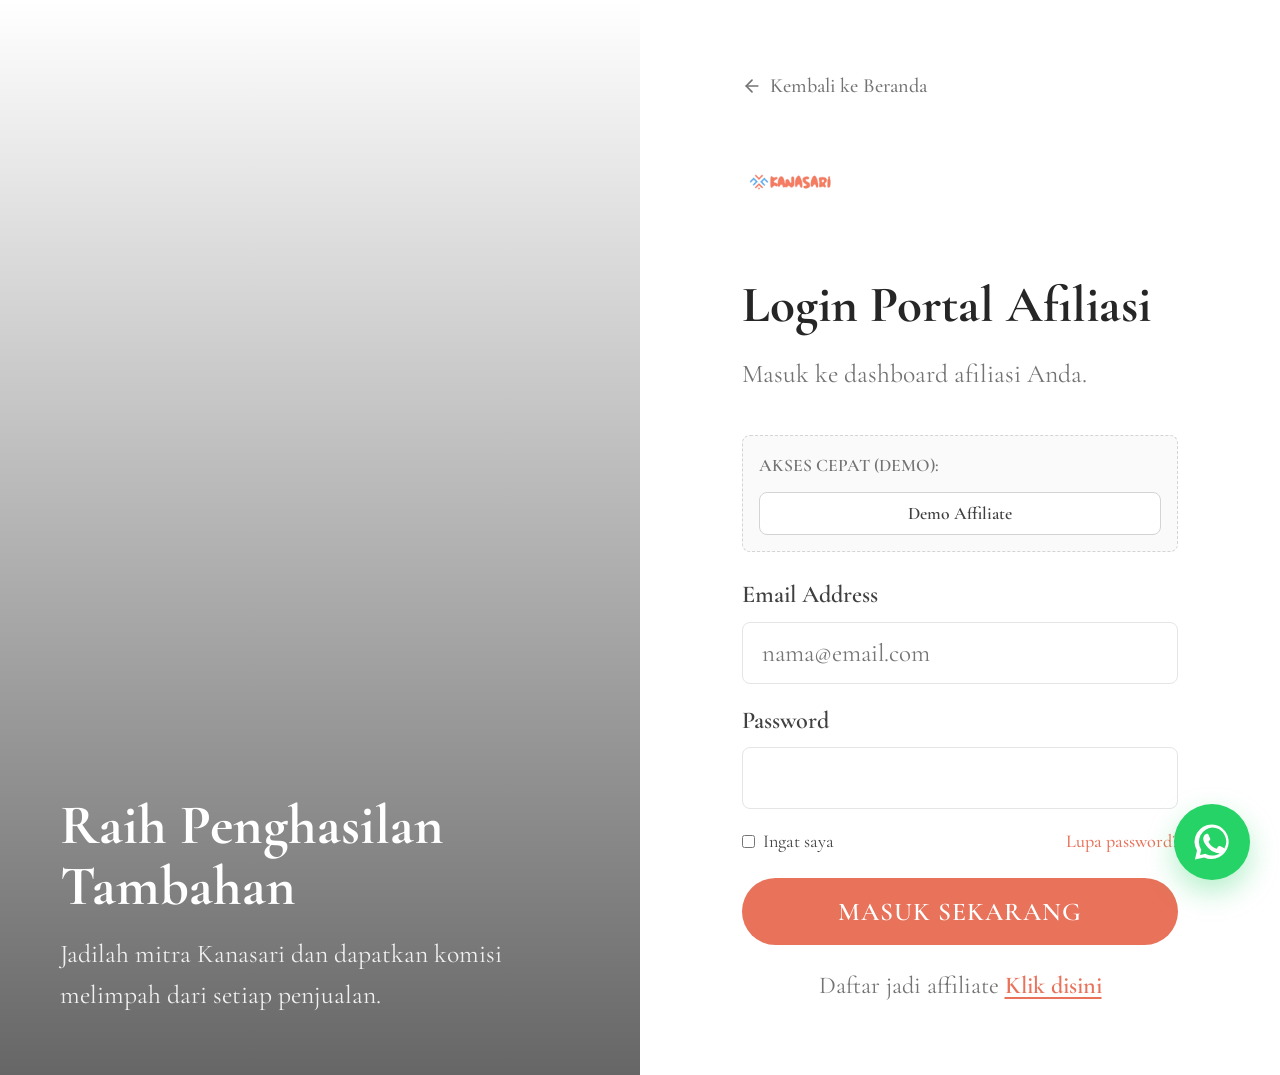
<file: affiliate-login.html>
<!DOCTYPE html>
<html lang="id">
<head>
  <meta charset="UTF-8" />
  <meta name="viewport" content="width=device-width, initial-scale=1.0" />
  <title>Login Afiliasi - Kanasari Store</title>
  <link rel="preconnect" href="https://fonts.googleapis.com" />
  <link rel="preconnect" href="https://fonts.gstatic.com" crossorigin />
  <link href="https://fonts.googleapis.com/css2?family=Cormorant+Garamond:ital,wght@0,300;0,400;0,500;0,600;0,700;1,300;1,400;1,500&family=Cormorant:wght@300;400;500;600;700&display=swap" rel="stylesheet" />
  <link rel="stylesheet" href="assets/css/style.css?v=desktop-plus10a" />
  <style>
    body { margin: 0; padding: 0; overflow-x: hidden; }
    .split-layout {
      display: grid;
      grid-template-columns: 1fr 1fr;
      min-height: 100vh; min-height: 100dvh;
    }
    .split-image {
      background: url('https://images.unsplash.com/photo-1490481651871-ab68de25d43d?ixlib=rb-4.0.3&auto=format&fit=crop&w=2070&q=80') center/cover no-repeat;
      position: relative;
    }
    .split-image::after {
      content: '';
      position: absolute;
      top: 0; left: 0; right: 0; bottom: 0;
      background: linear-gradient(to top, rgba(0,0,0,0.6), transparent);
    }
    .split-image-text {
      position: absolute;
      bottom: 60px;
      left: 60px;
      right: 60px;
      color: white;
      z-index: 2;
    }
    .split-image-text h2 {
      font-size: 3rem;
      font-family: var(--font-heading);
      margin-bottom: 16px;
      line-height: 1.1;
    }
    .split-image-text p {
      font-size: 1.25rem;
      opacity: 0.9;
    }
    .split-form {
      display: flex;
      flex-direction: column;
      justify-content: center;
      padding: 3.75rem 5rem;
      background: var(--white);
    }
    .auth-logo { height: 100px; margin-bottom: 40px; }
    .auth-title { font-size: 2.5rem; font-weight: 700; margin-bottom: 12px; color: var(--neutral-800); }
    .auth-desc { font-size: 1.25rem; color: var(--neutral-500); margin-bottom: 48px; }
    
    .form-group { margin-bottom: 24px; }
    .form-label { display: block; font-size: 1.125rem; font-weight: 600; margin-bottom: 10px; color: var(--neutral-700); }
    .form-input { 
      width: 100%; 
      padding: 16px 20px; 
      border: 1.5px solid var(--neutral-200); 
      border-radius: var(--r-md); 
      font-family: var(--font); 
      font-size: 1.125rem; 
      outline: none; 
      transition: border-color 0.2s; 
    }
    .form-input:focus { border-color: var(--primary); }
    
    .auth-options {
      display: flex;
      justify-content: space-between;
      align-items: center;
      margin-bottom: 32px;
      font-size: 1rem;
    }
    .auth-options label { display: flex; align-items: center; gap: 8px; cursor: pointer; }
    .auth-options a { color: var(--primary); font-weight: 500; }
    
    .auth-btn { 
      width: 100%; 
      padding: 18px; 
      font-size: 1.25rem; 
      border-radius: var(--r-full); 
      background: var(--primary); 
      color: var(--white); 
      font-weight: 600; 
      cursor: pointer; 
      border: none; 
      font-family: var(--font); 
      letter-spacing: 1px; 
      transition: 0.2s; 
    }
    .auth-btn:hover { background: var(--primary-dark); transform: translateY(-2px); box-shadow: var(--shadow-md); }
    
    .auth-links { margin-top: 32px; font-size: 1.125rem; color: var(--neutral-500); text-align: center; }
    .auth-links a { color: var(--primary); font-weight: 600; text-decoration: underline; text-underline-offset: 4px; }

    /* Responsive */
    @media (max-width: 1024px) {
      .split-form { padding: 40px 60px; }
    }
        @media (max-width: 768px) {
      body { grid-template-columns: 1fr; }
      .split-layout { grid-template-columns: 1fr; min-height: 100svh; }
      .split-image { display: none; }
      .split-form { width: 100%; max-width: 100%; min-height: 100svh; box-sizing: border-box; padding: clamp(1.25rem, 6vw, 2rem) clamp(0.875rem, 5vw, 2rem); }
    }
  </style>
</head>
<body>
  <div class="split-layout">
    <div class="split-image">
      <div class="split-image-text">
        <h2>Raih Penghasilan Tambahan</h2>
        <p>Jadilah mitra Kanasari dan dapatkan komisi melimpah dari setiap penjualan.</p>
      </div>
    </div>
    <div class="split-form">
      <a href="index.html" style="display: inline-flex; align-items: center; gap: 8px; color: var(--neutral-500); text-decoration: none; font-size: 1rem; font-weight: 500; margin-bottom: 32px; transition: color 0.2s;" onmouseover="this.style.color='var(--primary)'" onmouseout="this.style.color='var(--neutral-500)'">
        <svg width="20" height="20" viewBox="0 0 24 24" fill="none" stroke="currentColor" stroke-width="2" stroke-linecap="round" stroke-linejoin="round"><line x1="19" y1="12" x2="5" y2="12"></line><polyline points="12 19 5 12 12 5"></polyline></svg>
        Kembali ke Beranda
      </a>
      <a href="index.html"><img src="assets/img/logo.png" alt="Kanasari" class="auth-logo" /></a>
      <h1 class="auth-title">Login Portal Afiliasi</h1>
      <p class="auth-desc">Masuk ke dashboard afiliasi Anda.</p>
      
      <!-- Quick Demo Access -->
      <div style="background: var(--neutral-50); padding: 16px; border-radius: var(--r-md); border: 1px dashed var(--neutral-300); margin-bottom: 24px;">
        <div style="font-size: 0.875rem; color: var(--neutral-500); margin-bottom: 12px; font-weight: 600; text-transform: uppercase;">Akses Cepat (Demo):</div>
        <div style="display: flex; gap: 8px;">
          <button type="button" onclick="document.getElementById('loginEmail').value='mitra@kanasari.com'; document.getElementById('loginPassword').value='password';" style="flex:1; padding: 10px; font-size: 0.875rem; font-weight: 600; border-radius: var(--r-md); background: white; border: 1px solid var(--neutral-300); cursor: pointer; color: var(--neutral-700);">Demo Affiliate</button>
        </div>
      </div>

      <form id="loginForm">
        <div class="form-group">
          <label class="form-label">Email Address</label>
          <input type="email" class="form-input" id="loginEmail" placeholder="nama@email.com" required />
        </div>
        <div class="form-group">
          <label class="form-label">Password</label>
          <input type="password" class="form-input" id="loginPassword" placeholder="" required />
        </div>
        
        <div class="auth-options">
          <label><input type="checkbox" /> Ingat saya</label>
          <a href="#">Lupa password?</a>
        </div>

        <button type="submit" class="auth-btn">MASUK SEKARANG</button>
      </form>
      
      <div class="auth-links">
        Daftar jadi affiliate <a href="affiliate-register.html">Klik disini</a>
      </div>
    </div>
  </div>

  <script>
    document.getElementById('loginForm').addEventListener('submit', function(e) {
      e.preventDefault();
      const email = document.getElementById('loginEmail').value;
      
      const role = 'affiliate';
      
      // Simulasi Login Auth
      localStorage.setItem('kanasari_login_at', String(Date.now()));
      localStorage.setItem('kanasari_user', JSON.stringify({
        name: email.split('@')[0],
        email: email,
        role: role
      }));
      
      window.location.href = 'affiliate/index.html';
    });
  </script>

<a class="whatsapp-float" href="https://wa.me/6281234567890?text=Halo%20Kanasari%20Store%2C%20saya%20ingin%20bertanya%20tentang%20produk." target="_blank" rel="noopener" aria-label="Hubungi Kanasari Store via WhatsApp">
  <svg viewBox="0 0 32 32" aria-hidden="true" focusable="false">
    <path d="M16.04 3.2A12.66 12.66 0 0 0 5.1 22.24L3.6 28.8l6.72-1.42A12.65 12.65 0 1 0 16.04 3.2Zm0 2.34a10.31 10.31 0 0 1 8.78 15.72 10.27 10.27 0 0 1-12.98 3.62l-.44-.22-4.1.86.9-4-.28-.46A10.31 10.31 0 0 1 16.04 5.54Zm-4.1 4.58c-.25 0-.66.1-1 .47-.34.38-1.32 1.3-1.32 3.16s1.35 3.66 1.54 3.91c.19.25 2.62 4.2 6.47 5.72 3.2 1.26 3.85 1.01 4.55.95.7-.07 2.25-.92 2.57-1.82.32-.89.32-1.66.22-1.82-.1-.16-.35-.25-.73-.45-.38-.19-2.25-1.11-2.6-1.24-.35-.13-.6-.19-.86.19-.25.38-.98 1.24-1.2 1.49-.22.25-.44.29-.82.1-.38-.19-1.6-.59-3.05-1.88-1.13-1-1.89-2.24-2.11-2.62-.22-.38-.02-.58.17-.77.17-.17.38-.45.57-.67.19-.22.25-.38.38-.64.13-.25.06-.48-.03-.67-.1-.19-.86-2.08-1.18-2.85-.31-.75-.63-.65-.86-.66h-.73Z" />
  </svg>
</a>
</body>
</html>
</file>
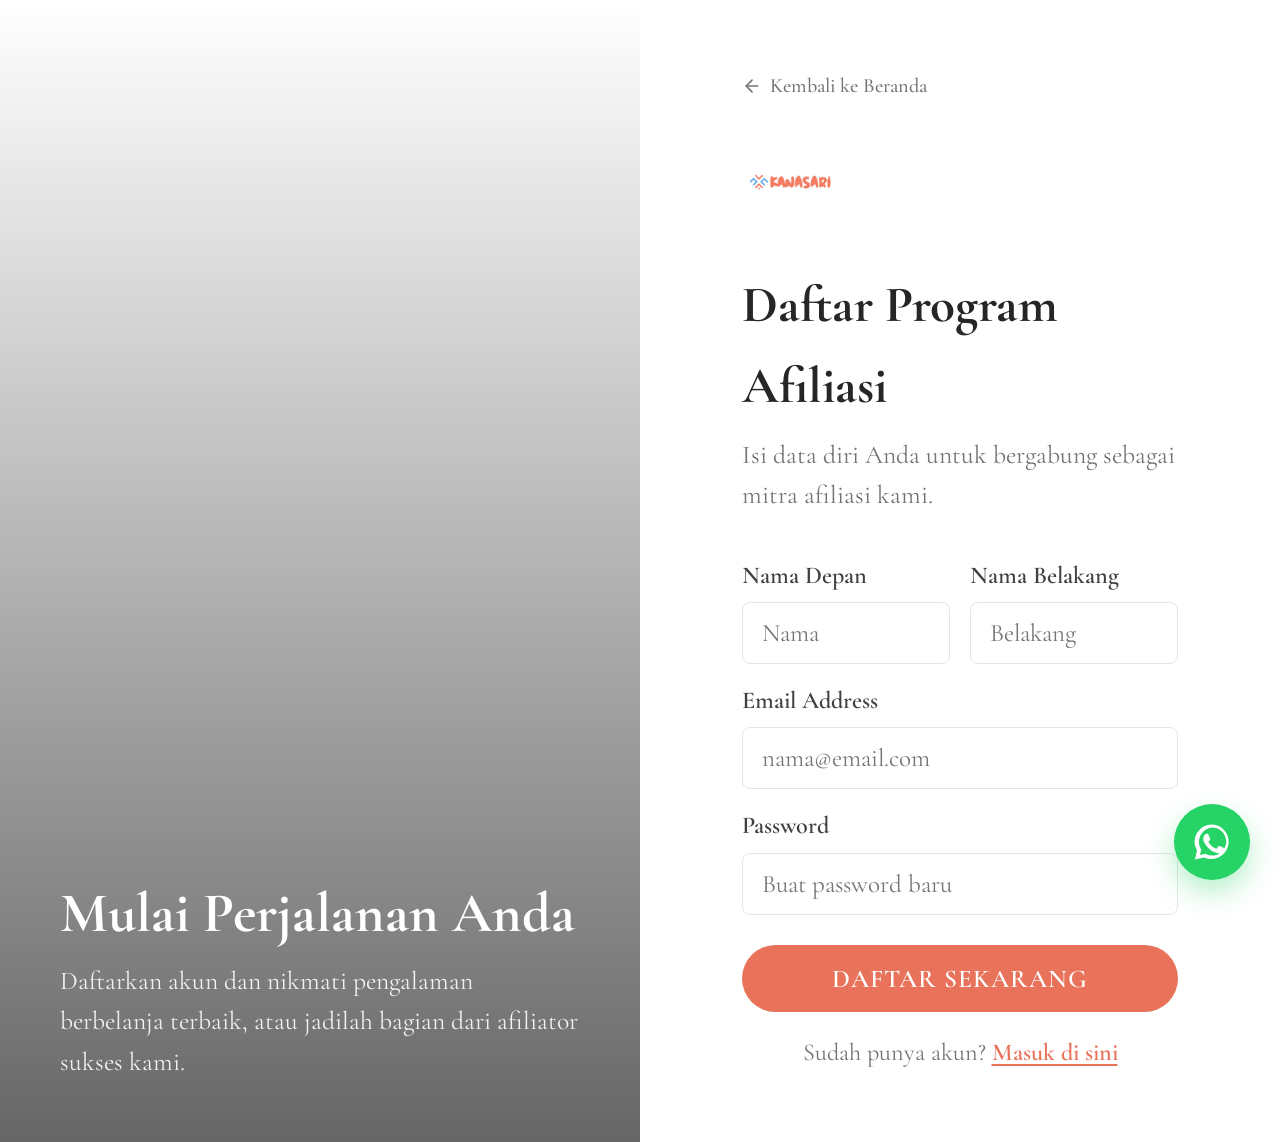
<file: affiliate-register.html>
<!DOCTYPE html>
<html lang="id">
<head>
  <meta charset="UTF-8" />
  <meta name="viewport" content="width=device-width, initial-scale=1.0" />
  <title>Daftar - Kanasari Store</title>
  <link rel="preconnect" href="https://fonts.googleapis.com" />
  <link rel="preconnect" href="https://fonts.gstatic.com" crossorigin />
  <link href="https://fonts.googleapis.com/css2?family=Cormorant+Garamond:ital,wght@0,300;0,400;0,500;0,600;0,700;1,300;1,400;1,500&family=Cormorant:wght@300;400;500;600;700&display=swap" rel="stylesheet" />
  <link rel="stylesheet" href="assets/css/style.css?v=desktop-plus10a" />
  <style>
    body { margin: 0; padding: 0; overflow-x: hidden; }
    .split-layout {
      display: grid;
      grid-template-columns: 1fr 1fr;
      min-height: 100vh; min-height: 100dvh;
    }
    .split-image {
      background: url('https://images.unsplash.com/photo-1515886657613-9f3515b0c78f?ixlib=rb-4.0.3&auto=format&fit=crop&w=2070&q=80') center/cover no-repeat;
      position: relative;
    }
    .split-image::after {
      content: '';
      position: absolute;
      top: 0; left: 0; right: 0; bottom: 0;
      background: linear-gradient(to top, rgba(0,0,0,0.6), transparent);
    }
    .split-image-text {
      position: absolute;
      bottom: 60px;
      left: 60px;
      right: 60px;
      color: white;
      z-index: 2;
    }
    .split-image-text h2 {
      font-size: 3rem;
      font-family: var(--font-heading);
      margin-bottom: 16px;
      line-height: 1.1;
    }
    .split-image-text p {
      font-size: 1.25rem;
      opacity: 0.9;
    }
    .split-form {
      display: flex;
      flex-direction: column;
      justify-content: center;
      padding: 3.75rem 5rem;
      background: var(--white);
    }
    .auth-logo { height: 100px; margin-bottom: 40px; }
    .auth-title { font-size: 2.5rem; font-weight: 700; margin-bottom: 12px; color: var(--neutral-800); }
    .auth-desc { font-size: 1.25rem; color: var(--neutral-500); margin-bottom: 48px; }
    
    .form-row { display: grid; grid-template-columns: 1fr 1fr; gap: 20px; }
    .form-group { margin-bottom: 24px; }
    .form-label { display: block; font-size: 1.125rem; font-weight: 600; margin-bottom: 10px; color: var(--neutral-700); }
    .form-input { 
      width: 100%; 
      padding: 16px 20px; 
      border: 1.5px solid var(--neutral-200); 
      border-radius: var(--r-md); 
      font-family: var(--font); 
      font-size: 1.125rem; 
      outline: none; 
      transition: border-color 0.2s; 
    }
    .form-input:focus { border-color: var(--primary); }
    
    .auth-btn { 
      width: 100%; 
      padding: 18px; 
      font-size: 1.25rem; 
      border-radius: var(--r-full); 
      background: var(--primary); 
      color: var(--white); 
      font-weight: 600; 
      cursor: pointer; 
      border: none; 
      font-family: var(--font); 
      letter-spacing: 1px; 
      transition: 0.2s; 
      margin-top: 12px;
    }
    .auth-btn:hover { background: var(--primary-dark); transform: translateY(-2px); box-shadow: var(--shadow-md); }
    
    .auth-links { margin-top: 32px; font-size: 1.125rem; color: var(--neutral-500); text-align: center; }
    .auth-links a { color: var(--primary); font-weight: 600; text-decoration: underline; text-underline-offset: 4px; }

    /* Responsive */
    @media (max-width: 1024px) {
      .split-form { padding: 40px 60px; }
      .form-row { grid-template-columns: 1fr; gap: 0; }
    }
        @media (max-width: 768px) {
      body { grid-template-columns: 1fr; }
      .split-layout { grid-template-columns: 1fr; min-height: 100svh; }
      .split-image { display: none; }
      .split-form { width: 100%; max-width: 100%; min-height: 100svh; box-sizing: border-box; padding: clamp(1.25rem, 6vw, 2rem) clamp(0.875rem, 5vw, 2rem); }
    }
  </style>
</head>
<body>
  <div class="split-layout">
    <div class="split-image">
      <div class="split-image-text">
        <h2>Mulai Perjalanan Anda</h2>
        <p>Daftarkan akun dan nikmati pengalaman berbelanja terbaik, atau jadilah bagian dari afiliator sukses kami.</p>
      </div>
    </div>
    <div class="split-form">
      <a href="index.html" style="display: inline-flex; align-items: center; gap: 8px; color: var(--neutral-500); text-decoration: none; font-size: 1rem; font-weight: 500; margin-bottom: 32px; transition: color 0.2s;" onmouseover="this.style.color='var(--primary)'" onmouseout="this.style.color='var(--neutral-500)'">
        <svg width="20" height="20" viewBox="0 0 24 24" fill="none" stroke="currentColor" stroke-width="2" stroke-linecap="round" stroke-linejoin="round"><line x1="19" y1="12" x2="5" y2="12"></line><polyline points="12 19 5 12 12 5"></polyline></svg>
        Kembali ke Beranda
      </a>
      <a href="index.html"><img src="assets/img/logo.png" alt="Kanasari" class="auth-logo" /></a>
      <h1 class="auth-title">Daftar Program Afiliasi</h1>
      <p class="auth-desc">Isi data diri Anda untuk bergabung sebagai mitra afiliasi kami.</p>
      
      <form id="registerForm">
        <div class="form-row">
          <div class="form-group">
            <label class="form-label">Nama Depan</label>
            <input type="text" class="form-input" id="regFirstName" placeholder="Nama" required />
          </div>
          <div class="form-group">
            <label class="form-label">Nama Belakang</label>
            <input type="text" class="form-input" id="regLastName" placeholder="Belakang" />
          </div>
        </div>
        
        <div class="form-group">
          <label class="form-label">Email Address</label>
          <input type="email" class="form-input" id="regEmail" placeholder="nama@email.com" required />
        </div>
        
        <div class="form-group">
          <label class="form-label">Password</label>
          <input type="password" class="form-input" id="regPassword" placeholder="Buat password baru" required />
        </div>

        <button type="submit" class="auth-btn">DAFTAR SEKARANG</button>
      </form>
      
      <div class="auth-links">
        Sudah punya akun? <a href="affiliate-login.html">Masuk di sini</a>
      </div>
    </div>
  </div>

  <script>
    document.getElementById('registerForm').addEventListener('submit', function(e) {
      e.preventDefault();
      const firstName = document.getElementById('regFirstName').value;
      const email = document.getElementById('regEmail').value;
      
      // Simulasi Registrasi Afiliasi
      localStorage.setItem('kanasari_login_at', String(Date.now()));
      localStorage.setItem('kanasari_user', JSON.stringify({
        name: firstName,
        email: email,
        role: 'affiliate'
      }));
      
      window.location.href = 'affiliate/index.html';
    });
  </script>

<a class="whatsapp-float" href="https://wa.me/6281234567890?text=Halo%20Kanasari%20Store%2C%20saya%20ingin%20bertanya%20tentang%20produk." target="_blank" rel="noopener" aria-label="Hubungi Kanasari Store via WhatsApp">
  <svg viewBox="0 0 32 32" aria-hidden="true" focusable="false">
    <path d="M16.04 3.2A12.66 12.66 0 0 0 5.1 22.24L3.6 28.8l6.72-1.42A12.65 12.65 0 1 0 16.04 3.2Zm0 2.34a10.31 10.31 0 0 1 8.78 15.72 10.27 10.27 0 0 1-12.98 3.62l-.44-.22-4.1.86.9-4-.28-.46A10.31 10.31 0 0 1 16.04 5.54Zm-4.1 4.58c-.25 0-.66.1-1 .47-.34.38-1.32 1.3-1.32 3.16s1.35 3.66 1.54 3.91c.19.25 2.62 4.2 6.47 5.72 3.2 1.26 3.85 1.01 4.55.95.7-.07 2.25-.92 2.57-1.82.32-.89.32-1.66.22-1.82-.1-.16-.35-.25-.73-.45-.38-.19-2.25-1.11-2.6-1.24-.35-.13-.6-.19-.86.19-.25.38-.98 1.24-1.2 1.49-.22.25-.44.29-.82.1-.38-.19-1.6-.59-3.05-1.88-1.13-1-1.89-2.24-2.11-2.62-.22-.38-.02-.58.17-.77.17-.17.38-.45.57-.67.19-.22.25-.38.38-.64.13-.25.06-.48-.03-.67-.1-.19-.86-2.08-1.18-2.85-.31-.75-.63-.65-.86-.66h-.73Z" />
  </svg>
</a>
</body>
</html>
</file>
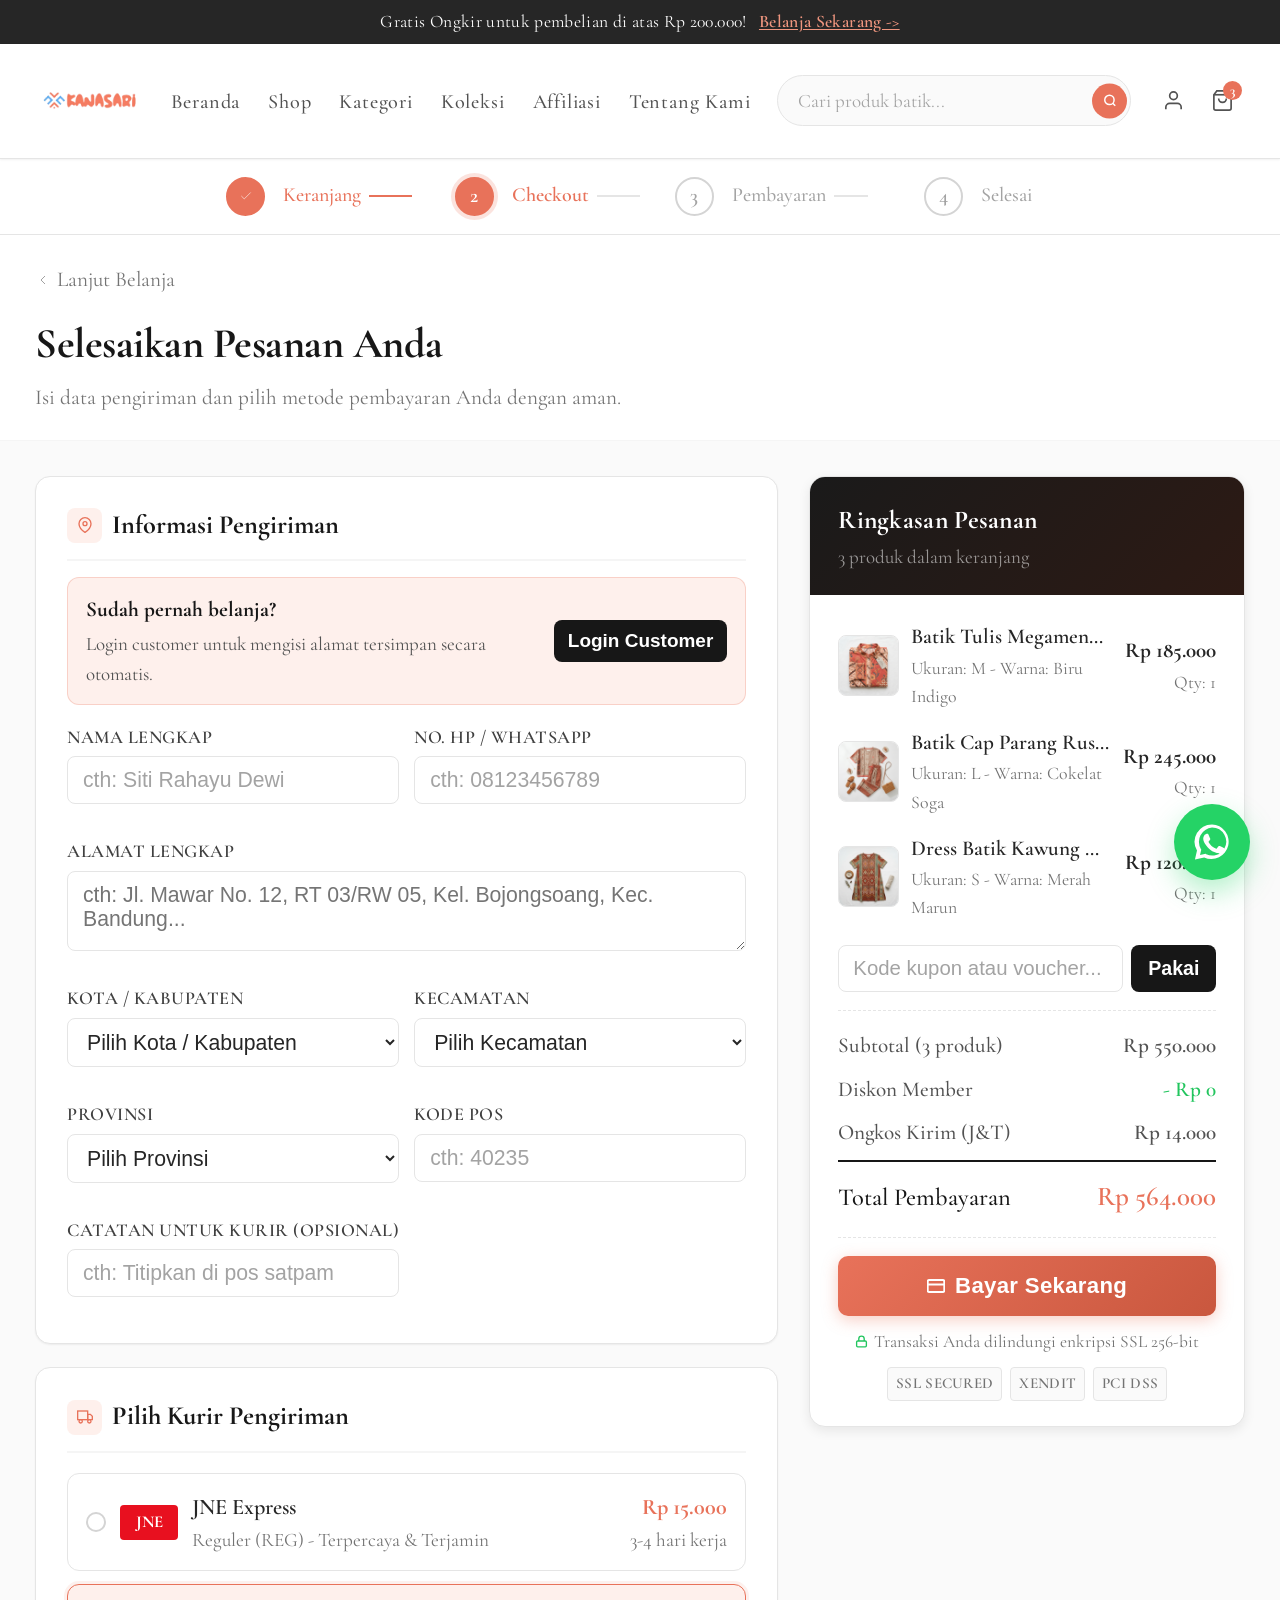
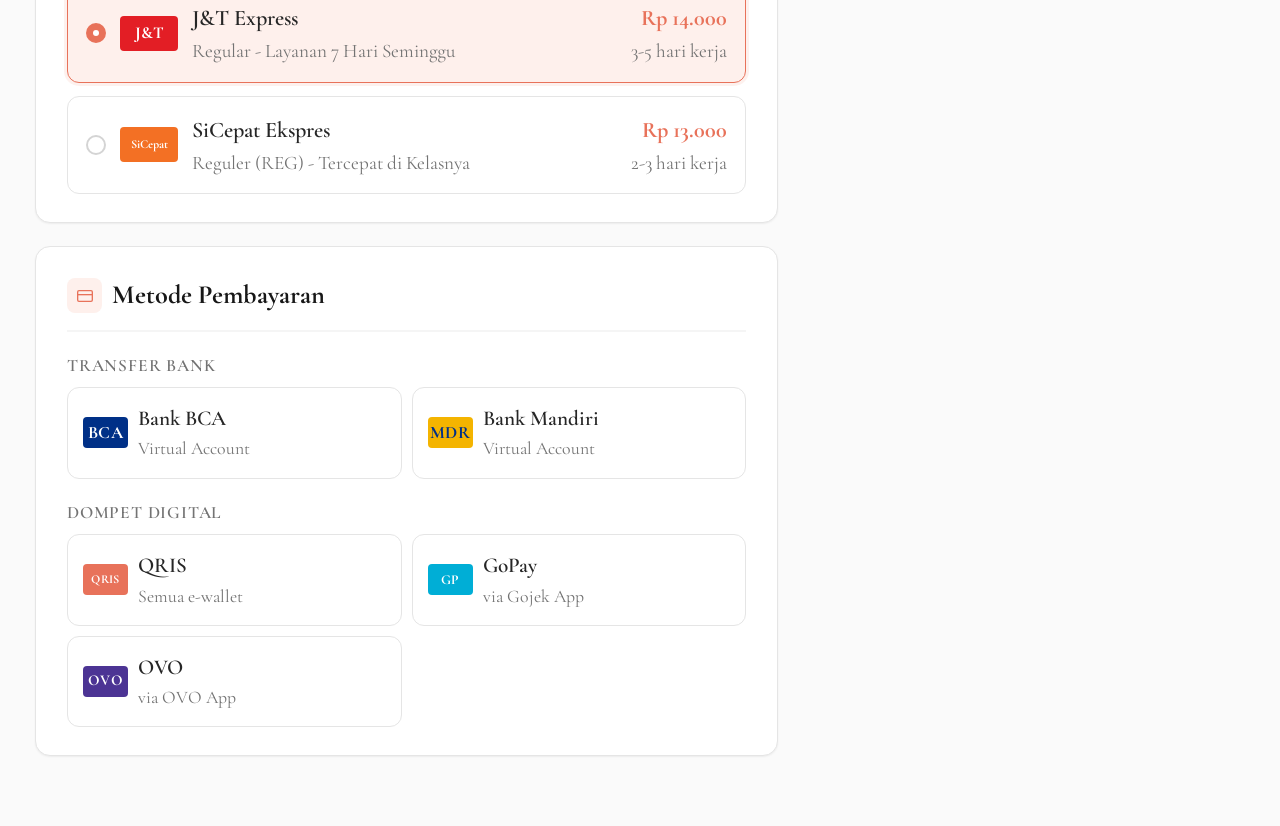
<file: checkout.html>
<!DOCTYPE html>
<html lang="id">
<head>
  <meta charset="UTF-8" />
  <meta name="viewport" content="width=device-width, initial-scale=1.0" />
  <title>Checkout - Kanasari Store</title>
  <meta name="description" content="Selesaikan pembelian batik Anda di Kanasari Store. Pengiriman aman ke seluruh Indonesia." />
  <link rel="preconnect" href="https://fonts.googleapis.com" />
  <link rel="preconnect" href="https://fonts.gstatic.com" crossorigin />

  <link rel="stylesheet" href="assets/css/style.css?v=desktop-plus10a" />
  <link rel="icon" href="data:image/svg+xml,<svg xmlns='http://www.w3.org/2000/svg' viewBox='0 0 100 100'><text y='.9em' font-size='90'>K</text></svg>" />

  <style>
    body { font-size: 1.6375rem; line-height: 1.6; }

    .checkout-page { background: var(--neutral-50); min-height: 100vh; padding-bottom: 80px; }

    /* Steps */
    .steps-bar { background: var(--white); border-bottom: 1px solid var(--neutral-200); padding: 20px 0; }
    .steps-inner { max-width: 860px; margin: 0 auto; padding: 0 24px; display: flex; align-items: center; justify-content: center; }
    .step { display: flex; align-items: center; gap: 10px; flex: 1; justify-content: center; position: relative; }
    .step:not(:last-child)::after { content: ''; position: absolute; right: 0; top: 50%; transform: translateY(-50%); width: 30%; height: 2px; background: var(--neutral-200); z-index: 0; }
    .step.done:not(:last-child)::after { background: var(--primary); }
    .step-num { width: 2.1rem; height: 2.1rem; border-radius: 50%; border: 2px solid var(--neutral-300); background: var(--white); color: var(--neutral-400); font-size: 1.2188rem; font-weight: 600; display: flex; align-items: center; justify-content: center; flex-shrink: 0; position: relative; z-index: 1; transition: all 0.3s ease; }
    .step.done .step-num { background: var(--primary); border-color: var(--primary); color: var(--white); }
    .step.active .step-num { background: var(--primary); border-color: var(--primary); color: var(--white); box-shadow: 0 0 0 4px rgba(232,114,90,0.2); }
    .step-label { font-size: 1.125rem; font-weight: 500; color: var(--neutral-400); white-space: nowrap; position: relative; z-index: 1; background: var(--white); padding: 0 8px; }
    .step.done .step-label { color: var(--primary); }
    .step.active .step-label { color: var(--primary); font-weight: 600; }

    /* Header */
    .checkout-header { background: var(--white); border-bottom: 1px solid var(--neutral-100); padding: 32px 0 28px; }
    .checkout-header-inner { max-width: 1200px; margin: 0 auto; padding: 0 32px; }
    .checkout-header h1 { font-size: 2.4375rem; font-weight: 700; color: var(--neutral-900); letter-spacing: -0.5px; }
    .checkout-header p { font-size: 1.2188rem; color: var(--neutral-500); margin-top: 4px; }
    .back-link { display: inline-flex; align-items: center; gap: 6px; font-size: 1.2188rem; color: var(--neutral-500); margin-bottom: 20px; transition: color 0.2s; text-decoration: none; }
    .back-link:hover { color: var(--primary); }
    .back-link svg { width: 16px; height: 16px; }

    /* Layout */
    .checkout-body { max-width: 1200px; margin: 40px auto 0; padding: 0 32px; display: grid; grid-template-columns: 60fr 40fr; gap: 32px; align-items: start; }

    /* Cards */
    .card { background: var(--white); border: 1px solid var(--neutral-200); border-radius: var(--r-xl); padding: 28px 32px; margin-bottom: 24px; box-shadow: var(--shadow-sm); }
    .card:last-child { margin-bottom: 0; }
    .card-title { font-size: 1.5rem; font-weight: 700; color: var(--neutral-900); margin-bottom: 22px; padding-bottom: 14px; border-bottom: 2px solid var(--neutral-100); display: flex; align-items: center; gap: 10px; }
    .card-title-icon { width: 32px; height: 32px; background: var(--primary-pale); border-radius: var(--r-md); display: flex; align-items: center; justify-content: center; color: var(--primary); flex-shrink: 0; }
    .card-title-icon svg { width: 16px; height: 16px; }

    /* Form */
    .form-grid { display: grid; grid-template-columns: 1fr 1fr; gap: 16px; }
    .form-group { display: flex; flex-direction: column; gap: 6px; }
    .form-group.full { grid-column: 1 / -1; }
    .form-group label { font-size: 1.125rem; font-weight: 600; color: var(--neutral-700); text-transform: uppercase; letter-spacing: 0.5px; }
    .form-group input, .form-group select, .form-group textarea { border: 1.5px solid var(--neutral-200); border-radius: var(--r-md); padding: 11px 14px; font-size: 1.3125rem; font-family: 'Poppins', sans-serif; color: var(--neutral-800); background: var(--white); transition: border-color 0.2s, box-shadow 0.2s; outline: none; }
    .form-group input:focus, .form-group select:focus, .form-group textarea:focus { border-color: var(--primary); box-shadow: 0 0 0 3px rgba(232,114,90,0.12); }
    .form-group input::placeholder { color: var(--neutral-400); }
    .form-group textarea { resize: vertical; min-height: 80px; }
    .form-group select { cursor: pointer; }
    .checkout-login-panel { display: flex; align-items: center; justify-content: space-between; gap: 14px; padding: 14px 16px; margin: -4px 0 18px; border: 1px solid rgba(232,114,90,0.25); border-radius: var(--r-lg); background: var(--primary-pale); }
    .checkout-login-panel strong { display: block; font-size: 1.125rem; color: var(--neutral-900); }
    .checkout-login-panel span { display: block; font-size: 1rem; color: var(--neutral-600); margin-top: 2px; }
    .checkout-login-btn { border: none; border-radius: var(--r-md); background: var(--neutral-900); color: var(--white); padding: 10px 14px; font-family: 'Poppins', sans-serif; font-size: 1rem; font-weight: 700; cursor: pointer; white-space: nowrap; }

    /* Courier */
    .courier-list { display: flex; flex-direction: column; gap: 12px; }
    .courier-card { border: 1.5px solid var(--neutral-200); border-radius: var(--r-lg); padding: 16px 18px; display: flex; align-items: center; gap: 14px; cursor: pointer; transition: all 0.2s ease; position: relative; background: var(--white); }
    .courier-card:hover { border-color: var(--primary-light); background: var(--primary-pale); }
    .courier-card.selected { border-color: var(--primary); background: var(--primary-pale); box-shadow: 0 0 0 3px rgba(232,114,90,0.1); }
    .courier-card input[type="radio"] { display: none; }
    .radio-dot { width: 20px; height: 20px; border-radius: 50%; border: 2px solid var(--neutral-300); flex-shrink: 0; display: flex; align-items: center; justify-content: center; transition: all 0.2s; }
    .courier-card.selected .radio-dot { border-color: var(--primary); background: var(--primary); }
    .courier-card.selected .radio-dot::after { content: ''; width: 6px; height: 6px; border-radius: 50%; background: white; display: block; }
    .courier-logo { width: 52px; height: 32px; background: var(--neutral-100); border-radius: var(--r-sm); display: flex; align-items: center; justify-content: center; font-size: 0.9375rem; font-weight: 800; color: var(--neutral-600); letter-spacing: 0.5px; flex-shrink: 0; }
    .courier-info { flex: 1; }
    .courier-name { font-size: 1.3125rem; font-weight: 600; color: var(--neutral-800); }
    .courier-service { font-size: 1.125rem; color: var(--neutral-500); margin-top: 1px; }
    .courier-price { font-size: 1.3125rem; font-weight: 700; color: var(--primary); text-align: right; }
    .courier-eta { font-size: 1.0312rem; color: var(--neutral-500); text-align: right; margin-top: 1px; }

    /* Payment */
    .payment-section-label { font-size: 1.0312rem; font-weight: 600; color: var(--neutral-500); text-transform: uppercase; letter-spacing: 0.8px; margin: 16px 0 10px; }
    .payment-grid { display: grid; grid-template-columns: 1fr 1fr; gap: 10px; }
    .payment-card { border: 1.5px solid var(--neutral-200); border-radius: var(--r-lg); padding: 14px 16px; display: flex; align-items: center; gap: 10px; cursor: pointer; transition: all 0.2s ease; background: var(--white); }
    .payment-card:hover { border-color: var(--primary-light); background: var(--primary-pale); }
    .payment-icon { width: 40px; height: 26px; border-radius: 4px; display: flex; align-items: center; justify-content: center; font-size: 0.8438rem; font-weight: 800; letter-spacing: 0.3px; flex-shrink: 0; }
    .payment-icon.bca  { background: #003087; color: white; }
    .payment-icon.mdr  { background: #f4b400; color: #003087; }
    .payment-icon.qris { background: #e8725a; color: white; }
    .payment-icon.gopay{ background: #00aed6; color: white; }
    .payment-icon.ovo  { background: #4c3494; color: white; }
    .payment-label { font-size: 1.2188rem; font-weight: 600; color: var(--neutral-800); }
    .payment-sub { font-size: 1.0312rem; color: var(--neutral-500); }

    /* Summary */
    .order-summary-wrap { position: sticky; top: 24px; }
    .summary-card { background: var(--white); border: 1px solid var(--neutral-200); border-radius: var(--r-xl); overflow: hidden; box-shadow: var(--shadow-md); }
    .summary-header { background: linear-gradient(135deg, #1a1a1a 0%, #2d1a14 100%); padding: 22px 28px; color: var(--white); }
    .summary-header h2 { font-size: 1.5rem; font-weight: 700; letter-spacing: 0.3px; }
    .summary-header p { font-size: 1.125rem; color: rgba(255,255,255,0.55); margin-top: 2px; }
    .summary-body { padding: 24px 28px; }
    .summary-items { display: flex; flex-direction: column; gap: 14px; margin-bottom: 22px; }
    .summary-item { display: flex; gap: 12px; align-items: center; }
    .item-img { width: 54px; height: 54px; border-radius: var(--r-md); object-fit: cover; flex-shrink: 0; border: 1px solid var(--neutral-200); background: var(--neutral-100); }
    .item-img-placeholder { width: 54px; height: 54px; border-radius: var(--r-md); flex-shrink: 0; border: 1px solid var(--neutral-200); background: linear-gradient(135deg, var(--neutral-100), var(--neutral-200)); display: none; align-items: center; justify-content: center; font-size: 1.6875rem; }
    .item-details { flex: 1; min-width: 0; }
    .item-name { font-size: 1.2188rem; font-weight: 600; color: var(--neutral-800); white-space: nowrap; overflow: hidden; text-overflow: ellipsis; }
    .item-variant { font-size: 1.0312rem; color: var(--neutral-500); margin-top: 1px; }
    .item-qty-price { text-align: right; flex-shrink: 0; }
    .item-price { font-size: 1.2188rem; font-weight: 700; color: var(--neutral-800); }
    .item-qty { font-size: 1.0312rem; color: var(--neutral-500); margin-top: 1px; }
    .summary-divider { border: none; border-top: 1px dashed var(--neutral-200); margin: 18px 0; }
    .price-row { display: flex; justify-content: space-between; align-items: center; font-size: 1.2188rem; margin-bottom: 10px; color: var(--neutral-600); }
    .price-row.total { font-size: 1.5rem; font-weight: 700; color: var(--neutral-900); margin-top: 6px; padding-top: 14px; border-top: 2px solid var(--neutral-900); }
    .price-row.total .amount { color: var(--primary); font-size: 1.6875rem; }
    .price-row .label { font-weight: 500; }
    .price-row .amount { font-weight: 600; }
    .price-row.discount .amount { color: var(--success); }
    .coupon-row { display: flex; gap: 8px; margin-bottom: 18px; }
    .coupon-row input { flex: 1; border: 1.5px solid var(--neutral-200); border-radius: var(--r-md); padding: 10px 12px; font-size: 1.2188rem; font-family: 'Poppins', sans-serif; outline: none; transition: border-color 0.2s; }
    .coupon-row input:focus { border-color: var(--primary); }
    .coupon-row input::placeholder { color: var(--neutral-400); }
    .coupon-btn { background: var(--neutral-900); color: var(--white); border: none; border-radius: var(--r-md); padding: 10px 16px; font-size: 1.125rem; font-weight: 600; font-family: 'Poppins', sans-serif; cursor: pointer; white-space: nowrap; transition: background 0.2s; }
    .coupon-btn:hover { background: var(--primary); }
    .pay-btn { width: 100%; background: linear-gradient(135deg, var(--primary) 0%, var(--primary-dark) 100%); color: var(--white); border: none; border-radius: var(--r-lg); padding: 16px; font-size: 1.4062rem; font-weight: 700; font-family: 'Poppins', sans-serif; cursor: pointer; display: flex; align-items: center; justify-content: center; gap: 10px; transition: all 0.25s ease; box-shadow: var(--shadow-primary); letter-spacing: 0.3px; }
    .pay-btn:hover { transform: translateY(-2px); box-shadow: 0 8px 24px rgba(232,114,90,0.4); }
    .pay-btn:active { transform: translateY(0); }
    .pay-btn svg { width: 18px; height: 18px; }
    .secure-note { display: flex; align-items: center; justify-content: center; gap: 6px; margin-top: 14px; font-size: 1.0312rem; color: var(--neutral-500); }
    .secure-note svg { width: 13px; height: 13px; }
    .secure-badges { display: flex; align-items: center; justify-content: center; gap: 8px; margin-top: 12px; }
    .secure-badge { background: var(--neutral-50); border: 1px solid var(--neutral-200); border-radius: var(--r-sm); padding: 4px 8px; font-size: 0.9375rem; font-weight: 600; color: var(--neutral-500); letter-spacing: 0.3px; }

    @media (max-width: 900px) {
      .checkout-body { grid-template-columns: 1fr; padding: 0 16px; }
      .order-summary-wrap { position: static; }
      .form-grid { grid-template-columns: 1fr; }
      .payment-grid { grid-template-columns: 1fr; }
    }
    @media (max-width: 600px) { .step-label { display: none; } }
    @media (max-width: 768px) {
      body { font-size: 1.0938rem !important; }
      .checkout-page { padding-bottom: 48px; }
      .steps-bar { padding: 14px 0; }
      .steps-inner { padding: 0 16px; }
      .step:not(:last-child)::after { width: 56%; }
      .checkout-header { padding: 24px 0 20px; }
      .checkout-header-inner { padding: 0 16px; }
      .checkout-header h1 { font-size: 1.875rem; line-height: 1.25; }
      .checkout-header p, .back-link { font-size: 1.0125rem; }
      .checkout-body { margin-top: 24px; padding: 0 16px; gap: 20px; }
      .card { padding: 20px 16px; border-radius: var(--r-lg); margin-bottom: 18px; }
      .card-title { font-size: 1.325rem; gap: 8px; }
      .form-grid, .payment-grid { grid-template-columns: 1fr; }
      .form-group input, .form-group select, .form-group textarea { font-size: 1.0938rem; min-width: 0; }
      .courier-card, .payment-card { align-items: flex-start; padding: 14px; }
      .payment-card { width: 100%; box-sizing: border-box; justify-content: flex-start; gap: 12px; }
      .payment-card > div:last-child { flex: 1; min-width: 0; }
      .payment-icon { width: 42px; height: 28px; }
      .checkout-login-panel { flex-direction: column; align-items: stretch; }
      .checkout-login-btn { width: 100%; }
      .courier-info, .payment-label { min-width: 0; }
      .courier-card { flex-wrap: wrap; }
      .courier-price, .courier-eta { text-align: left; width: 100%; padding-left: 34px; }
      .summary-header, .summary-body { padding-left: 16px; padding-right: 16px; }
      .summary-item { align-items: flex-start; flex-wrap: wrap; }
      .item-name { white-space: normal; line-height: 1.35; }
      .coupon-row { flex-direction: column; }
      .coupon-btn, .pay-btn { width: 100%; }
      .secure-badges { flex-wrap: wrap; }
    }
    @media (max-width: 420px) {
      .step-num { width: 30px; height: 30px; font-size: 1.0125rem; }
      .summary-item { gap: 10px; }
      .item-img, .item-img-placeholder { width: 48px; height: 48px; }
      .item-qty-price { flex: 0 0 100%; width: auto; text-align: left; padding-left: 58px; box-sizing: border-box; }
    }
  
    /* Final mobile checkout pass */
    @media (max-width: 768px) {
      body { font-size: 1.05rem !important; }
      .checkout-header h1 { font-size: clamp(1.75rem, 7vw, 2.1rem) !important; }
      .checkout-header p, .back-link, .form-group label, .courier-service, .payment-sub, .secure-note, .secure-badge { font-size: 0.98rem !important; }
      .card-title, .summary-header h2 { font-size: 1.28rem !important; }
      .form-group input, .form-group select, .form-group textarea, .coupon-row input { font-size: 1.02rem !important; }
      .courier-name, .courier-price, .payment-label, .item-name, .item-price, .price-row { font-size: 1.05rem !important; }
      .courier-eta, .item-variant, .item-qty { font-size: 0.92rem !important; }
      .price-row.total { font-size: 1.2rem !important; }
      .price-row.total .amount { font-size: 1.3rem !important; }
      .coupon-btn, .pay-btn { font-size: 1.05rem !important; }
      .step-num { font-size: 0.95rem !important; }
      .summary-item { min-width: 0; }
    }
    /* Fold / short viewport guard */
    @media (max-width: 360px) {
      html, body, .checkout-page { width: 100vw !important; max-width: 100vw !important; overflow-x: hidden !important; }
      .checkout-body { width: 100vw !important; max-width: 100vw !important; padding-left: 8px !important; padding-right: 8px !important; margin-left: 0 !important; margin-right: 0 !important; box-sizing: border-box !important; }
      .checkout-left, .checkout-right, .card, .summary-card, .form-grid, .form-group { width: 100% !important; min-width: 0 !important; max-width: 100% !important; box-sizing: border-box !important; }
      .form-group input, .form-group select, .form-group textarea { width: 100% !important; max-width: 100% !important; box-sizing: border-box !important; }
      .card { padding-left: 12px !important; padding-right: 12px !important; }
    }
    @media (min-width: 901px) and (max-height: 900px) {
      .order-summary-wrap { position: static !important; }
    }
    /* Compact mobile payment layout */
    @media (max-width: 768px) {
      .payment-grid {
        grid-template-columns: repeat(2, minmax(0, 1fr)) !important;
        gap: 10px !important;
      }
      .payment-card {
        min-height: 88px;
        padding: 12px 8px !important;
        flex-direction: column;
        align-items: center !important;
        justify-content: center !important;
        text-align: center;
        gap: 7px !important;
      }
      .payment-card > div:last-child {
        flex: 0 1 auto !important;
        width: 100%;
        min-width: 0;
      }
      .payment-icon {
        width: 46px !important;
        height: 30px !important;
      }
      .payment-label {
        font-size: 0.98rem !important;
        line-height: 1.15;
        overflow-wrap: anywhere;
      }
      .payment-sub {
        font-size: 0.82rem !important;
        line-height: 1.2;
      }
    }
    @media (max-width: 320px) {
      .payment-grid { grid-template-columns: 1fr !important; }
      .payment-card { min-height: 76px; }
    }
  
    /* Desktop compact pass */
    @media (min-width: 901px) {
      body { font-size: 1rem; line-height: 1.5; }
      .checkout-page { padding-bottom: 56px; }
      .steps-bar { padding: 14px 0; }
      .steps-inner { max-width: 760px; }
      .step-num { width: 1.75rem; height: 1.75rem; font-size: 0.92rem; }
      .step-label { font-size: 0.9rem; }
      .checkout-header { padding: 22px 0 20px; }
      .checkout-header-inner { max-width: 1060px; padding: 0 28px; }
      .checkout-header h1 { font-size: 1.9rem; }
      .checkout-header p, .back-link { font-size: 0.95rem; }
      .back-link { margin-bottom: 14px; }
      .checkout-body { max-width: 1060px; margin-top: 28px; padding: 0 28px; grid-template-columns: minmax(0, 1.45fr) minmax(300px, 0.85fr); gap: 24px; }
      .card { padding: 22px 24px; margin-bottom: 18px; border-radius: 12px; }
      .card-title { font-size: 1.18rem; margin-bottom: 16px; padding-bottom: 10px; }
      .card-title-icon { width: 28px; height: 28px; }
      .form-grid { gap: 12px; }
      .form-group { gap: 5px; }
      .form-group label { font-size: 0.82rem; }
      .form-group input, .form-group select, .form-group textarea { padding: 9px 12px; font-size: 0.95rem; }
      .checkout-login-panel { padding: 12px 14px; margin-bottom: 14px; }
      .checkout-login-panel strong { font-size: 0.95rem; }
      .checkout-login-panel span, .checkout-login-btn { font-size: 0.85rem; }
      .courier-list { gap: 10px; }
      .courier-card { padding: 12px 14px; gap: 11px; }
      .courier-logo { width: 46px; height: 28px; font-size: 0.72rem; }
      .courier-name, .courier-price { font-size: 1rem; }
      .courier-service, .courier-eta { font-size: 0.86rem; }
      .payment-section-label { font-size: 0.78rem; margin: 14px 0 8px; }
      .payment-card { padding: 11px 12px; }
      .payment-icon { width: 36px; height: 24px; font-size: 0.68rem; }
      .payment-label { font-size: 0.95rem; }
      .payment-sub { font-size: 0.8rem; }
      .summary-header { padding: 18px 22px; }
      .summary-header h2 { font-size: 1.15rem; }
      .summary-header p { font-size: 0.85rem; }
      .summary-body { padding: 20px 22px; }
      .summary-items { gap: 12px; margin-bottom: 18px; }
      .item-img, .item-img-placeholder { width: 48px; height: 48px; }
      .item-name, .item-price, .price-row { font-size: 0.95rem; }
      .item-variant, .item-qty { font-size: 0.8rem; }
      .summary-divider { margin: 14px 0; }
      .price-row.total { font-size: 1.1rem; }
      .price-row.total .amount { font-size: 1.22rem; }
      .coupon-row { margin-bottom: 14px; }
      .coupon-row input { padding: 9px 11px; font-size: 0.92rem; }
      .coupon-btn { padding: 9px 13px; font-size: 0.88rem; }
      .pay-btn { padding: 13px; font-size: 1rem; border-radius: 10px; }
      .secure-note { font-size: 0.78rem; margin-top: 12px; }
      .secure-badge { font-size: 0.68rem; }
    }
    /* Desktop +15% rebalance */
    @media (min-width: 901px) {
      body { font-size: 1.15rem; line-height: 1.55; }
      .checkout-page { padding-bottom: 64px; }
      .steps-bar { padding: 16px 0; }
      .steps-inner { max-width: 874px; }
      .step-num { width: 2.01rem; height: 2.01rem; font-size: 1.06rem; }
      .step-label { font-size: 1.04rem; }
      .checkout-header { padding: 25px 0 23px; }
      .checkout-header-inner { max-width: 1219px; padding: 0 32px; }
      .checkout-header h1 { font-size: 2.19rem; }
      .checkout-header p, .back-link { font-size: 1.09rem; }
      .checkout-body { max-width: 1219px; margin-top: 32px; padding: 0 32px; gap: 28px; }
      .card { padding: 25px 28px; margin-bottom: 21px; border-radius: 14px; }
      .card-title { font-size: 1.36rem; margin-bottom: 18px; padding-bottom: 12px; }
      .card-title-icon { width: 32px; height: 32px; }
      .form-grid { gap: 14px; }
      .form-group input, .form-group select, .form-group textarea { padding: 10px 14px; font-size: 1.09rem; }
      .form-group label { font-size: 0.94rem; }
      .checkout-login-panel { padding: 14px 16px; margin-bottom: 16px; }
      .checkout-login-panel strong { font-size: 1.09rem; }
      .checkout-login-panel span, .checkout-login-btn { font-size: 0.98rem; }
      .courier-list { gap: 12px; }
      .courier-card { padding: 14px 16px; gap: 13px; }
      .courier-logo { width: 53px; height: 32px; font-size: 0.83rem; }
      .courier-name, .courier-price { font-size: 1.15rem; }
      .courier-service, .courier-eta { font-size: 0.99rem; }
      .payment-section-label { font-size: 0.9rem; }
      .payment-card { padding: 13px 14px; }
      .payment-icon { width: 41px; height: 28px; font-size: 0.78rem; }
      .payment-label { font-size: 1.09rem; }
      .payment-sub { font-size: 0.92rem; }
      .summary-header { padding: 21px 25px; }
      .summary-header h2 { font-size: 1.32rem; }
      .summary-header p { font-size: 0.98rem; }
      .summary-body { padding: 23px 25px; }
      .summary-items { gap: 14px; margin-bottom: 21px; }
      .item-img, .item-img-placeholder { width: 55px; height: 55px; }
      .item-name, .item-price, .price-row { font-size: 1.09rem; }
      .item-variant, .item-qty { font-size: 0.92rem; }
      .summary-divider { margin: 16px 0; }
      .price-row.total { font-size: 1.27rem; }
      .price-row.total .amount { font-size: 1.4rem; }
      .coupon-row input { padding: 10px 13px; font-size: 1.06rem; }
      .coupon-btn { padding: 10px 15px; font-size: 1.01rem; }
      .pay-btn { padding: 15px; font-size: 1.15rem; }
      .secure-note { font-size: 0.9rem; }
      .secure-badge { font-size: 0.78rem; }
    }
    /* Desktop +15% rem correction */
    @media (min-width: 901px) {
      body { font-size: 1rem; }
      .step-num { width: 1.75rem; height: 1.75rem; font-size: 0.92rem; }
      .step-label { font-size: 0.9rem; }
      .checkout-header h1 { font-size: 1.9rem; }
      .checkout-header p, .back-link { font-size: 0.95rem; }
      .card-title { font-size: 1.18rem; }
      .form-group label { font-size: 0.82rem; }
      .form-group input, .form-group select, .form-group textarea { font-size: 0.95rem; }
      .checkout-login-panel strong { font-size: 0.95rem; }
      .checkout-login-panel span, .checkout-login-btn { font-size: 0.85rem; }
      .courier-name, .courier-price { font-size: 1rem; }
      .courier-service, .courier-eta { font-size: 0.86rem; }
      .payment-section-label { font-size: 0.78rem; }
      .payment-label { font-size: 0.95rem; }
      .payment-sub { font-size: 0.8rem; }
      .summary-header h2 { font-size: 1.15rem; }
      .summary-header p { font-size: 0.85rem; }
      .item-name, .item-price, .price-row { font-size: 0.95rem; }
      .item-variant, .item-qty { font-size: 0.8rem; }
      .price-row.total { font-size: 1.1rem; }
      .price-row.total .amount { font-size: 1.22rem; }
      .coupon-row input { font-size: 0.92rem; }
      .coupon-btn { font-size: 0.88rem; }
      .pay-btn { font-size: 1rem; }
      .secure-note { font-size: 0.78rem; }
      .secure-badge { font-size: 0.68rem; }
    }    /* Final desktop +10% checkout scale */
    @media (min-width: 901px) {
      body { font-size: 1.1rem; line-height: 1.58; }
      .checkout-page { padding-bottom: 70px; }
      .steps-bar { padding: 18px 0; }
      .steps-inner { max-width: 961px; }
      .step-num { width: 1.93rem; height: 1.93rem; font-size: 1.01rem; }
      .step-label { font-size: 0.99rem; }
      .checkout-header { padding: 28px 0 25px; }
      .checkout-header-inner { max-width: 1341px; padding: 0 35px; }
      .checkout-header h1 { font-size: 2.09rem; }
      .checkout-header p, .back-link { font-size: 1.05rem; }
      .checkout-body { max-width: 1341px; margin-top: 35px; padding: 0 35px; gap: 31px; }
      .card { padding: 28px 31px; margin-bottom: 23px; border-radius: 15px; }
      .card-title { font-size: 1.3rem; margin-bottom: 20px; padding-bottom: 13px; }
      .card-title-icon { width: 35px; height: 35px; }
      .form-grid { gap: 15px; }
      .form-group label { font-size: 0.9rem; }
      .form-group input, .form-group select, .form-group textarea { padding: 11px 15px; font-size: 1.05rem; }
      .checkout-login-panel { padding: 15px 18px; margin-bottom: 18px; }
      .checkout-login-panel strong { font-size: 1.05rem; }
      .checkout-login-panel span, .checkout-login-btn { font-size: 0.94rem; }
      .courier-list { gap: 13px; }
      .courier-card { padding: 15px 18px; gap: 14px; }
      .courier-logo { width: 58px; height: 35px; font-size: 0.91rem; }
      .courier-name, .courier-price { font-size: 1.1rem; }
      .courier-service, .courier-eta { font-size: 0.95rem; }
      .payment-section-label { font-size: 0.86rem; }
      .payment-card { padding: 14px 15px; }
      .payment-icon { width: 45px; height: 31px; font-size: 0.86rem; }
      .payment-label { font-size: 1.05rem; }
      .payment-sub { font-size: 0.88rem; }
      .summary-header { padding: 23px 28px; }
      .summary-header h2 { font-size: 1.27rem; }
      .summary-header p { font-size: 0.94rem; }
      .summary-body { padding: 25px 28px; }
      .summary-items { gap: 15px; margin-bottom: 23px; }
      .item-img, .item-img-placeholder { width: 61px; height: 61px; }
      .item-name, .item-price, .price-row { font-size: 1.05rem; }
      .item-variant, .item-qty { font-size: 0.88rem; }
      .summary-divider { margin: 18px 0; }
      .price-row.total { font-size: 1.21rem; }
      .price-row.total .amount { font-size: 1.34rem; }
      .coupon-row input { padding: 11px 14px; font-size: 1.01rem; }
      .coupon-btn { padding: 11px 17px; font-size: 0.97rem; }
      .pay-btn { padding: 17px; font-size: 1.1rem; }
      .secure-note { font-size: 0.86rem; }
      .secure-badge { font-size: 0.75rem; }
    }    </style>
</head>
<body>

<div class="announcement-bar" id="ann-bar">
   Gratis Ongkir untuk pembelian di atas Rp 200.000!
  <a href="index.html#products">Belanja Sekarang -></a>
</div>

<nav id="navbar" role="navigation" aria-label="Navigasi utama">
  <div class="container">
    <div class="nav-inner">
      <a href="index.html" class="nav-logo" aria-label="Kanasari Store - Home">
        <img src="assets/img/logo.png" alt="Kanasari"
          onerror="this.onerror=null;this.src='';this.parentElement.innerHTML='<span style=\'font-size: 2.0625rem;font-weight:700;color:#E8725A;letter-spacing:1px;\'>KANASARI</span>'" />
      </a>
      <ul class="nav-links" role="list">
        <li><a href="index.html"            class="nav-link" id="nl-home">Beranda</a></li>
        <li><a href="index.html#products"   class="nav-link" id="nl-shop">Shop</a></li>
        <li><a href="index.html#categories" class="nav-link" id="nl-cat">Kategori</a></li>
        <li><a href="#"                     class="nav-link" id="nl-koleksi">Koleksi</a></li>
        <li><a href="affiliate-login.html"  class="nav-link" id="nl-aff">Affiliasi</a></li>
        <li><a href="index.html#about-strip" class="nav-link" id="nl-about">Tentang Kami</a></li>
      </ul>
      <div class="nav-search" role="search">
        <label for="nav-search-input" class="visually-hidden">Cari produk</label>
        <input type="search" id="nav-search-input" placeholder="Cari produk batik..." autocomplete="off" />
        <button class="nav-search-btn" aria-label="Cari">
          <svg viewBox="0 0 24 24" fill="none" stroke="currentColor"><circle cx="11" cy="11" r="8"/><line x1="21" y1="21" x2="16.65" y2="16.65"/></svg>
        </button>
      </div>
      <div class="nav-actions">
        <a href="login.html" class="nav-action-btn" id="nav-account" aria-label="Akun Saya">
          <svg viewBox="0 0 24 24" fill="none" stroke="currentColor"><path d="M20 21v-2a4 4 0 0 0-4-4H8a4 4 0 0 0-4 4v2"/><circle cx="12" cy="7" r="4"/></svg>
        </a>
        <button class="nav-action-btn" aria-label="Keranjang" style="position:relative">
          <svg viewBox="0 0 24 24" fill="none" stroke="currentColor"><path d="M6 2L3 6v14a2 2 0 0 0 2 2h14a2 2 0 0 0 2-2V6l-3-4z"/><line x1="3" y1="6" x2="21" y2="6"/><path d="M16 10a4 4 0 0 1-8 0"/></svg>
          <span class="nav-badge">3</span>
        </button>
        <button class="nav-toggle" id="nav-toggle-btn" aria-label="Menu" aria-expanded="false">
          <div class="hamburger" id="hamburger"><span></span><span></span><span></span></div>
        </button>
      </div>
    </div>
  </div>
</nav>

<div class="nav-mobile" id="nav-mobile">
  <ul class="nav-mobile-links">
    <li><a href="index.html"            class="nav-mobile-link">Beranda</a></li>
    <li><a href="index.html#products"   class="nav-mobile-link">Shop</a></li>
    <li><a href="index.html#categories" class="nav-mobile-link">Kategori</a></li>
    <li><a href="#"                     class="nav-mobile-link">Koleksi</a></li>
    <li><a href="affiliate-login.html"  class="nav-mobile-link">Affiliasi</a></li>
    <li><a href="index.html#about-strip" class="nav-mobile-link">Tentang Kami</a></li>
  </ul>
</div>

<!-- ====== CHECKOUT PAGE ====== -->
<div class="checkout-page">

  <!-- Progress Steps -->
  <div class="steps-bar">
    <div class="steps-inner">
      <div class="step done">
        <div class="step-num">
          <svg viewBox="0 0 24 24" fill="none" stroke="currentColor" width="14" height="14"><polyline points="20 6 9 17 4 12"/></svg>
        </div>
        <span class="step-label">Keranjang</span>
      </div>
      <div class="step active">
        <div class="step-num">2</div>
        <span class="step-label">Checkout</span>
      </div>
      <div class="step">
        <div class="step-num">3</div>
        <span class="step-label">Pembayaran</span>
      </div>
      <div class="step">
        <div class="step-num">4</div>
        <span class="step-label">Selesai</span>
      </div>
    </div>
  </div>

  <!-- Header -->
  <div class="checkout-header">
    <div class="checkout-header-inner">
      <a href="index.html" class="back-link">
        <svg viewBox="0 0 24 24" fill="none" stroke="currentColor"><polyline points="15 18 9 12 15 6"/></svg>
        Lanjut Belanja
      </a>
      <h1>Selesaikan Pesanan Anda</h1>
      <p>Isi data pengiriman dan pilih metode pembayaran Anda dengan aman.</p>
    </div>
  </div>

  <!-- Body -->
  <div class="checkout-body">

    <!-- LEFT COLUMN -->
    <div class="checkout-left">

      <!-- 1. Informasi Pengiriman -->
      <div class="card">
        <div class="card-title">
          <div class="card-title-icon">
            <svg viewBox="0 0 24 24" fill="none" stroke="currentColor" stroke-width="2"><path d="M21 10c0 7-9 13-9 13s-9-6-9-13a9 9 0 0 1 18 0z"/><circle cx="12" cy="10" r="3"/></svg>
          </div>
          Informasi Pengiriman
        </div>
        <div class="checkout-login-panel" id="checkout-login-panel">
          <div>
            <strong>Sudah pernah belanja?</strong>
            <span>Login customer untuk mengisi alamat tersimpan secara otomatis.</span>
          </div>
          <button class="checkout-login-btn" type="button">Login Customer</button>
        </div>
        <div class="form-grid">
          <div class="form-group">
            <label for="nama">Nama Lengkap</label>
            <input type="text" id="nama" placeholder="cth: Siti Rahayu Dewi" />
          </div>
          <div class="form-group">
            <label for="hp">No. HP / WhatsApp</label>
            <input type="tel" id="hp" placeholder="cth: 08123456789" />
          </div>
          <div class="form-group full">
            <label for="alamat">Alamat Lengkap</label>
            <textarea id="alamat" placeholder="cth: Jl. Mawar No. 12, RT 03/RW 05, Kel. Bojongsoang, Kec. Bandung..."></textarea>
          </div>
          <div class="form-group">
            <label for="kota">Kota / Kabupaten</label>
            <select id="kota">
              <option value="" disabled selected>Pilih Kota / Kabupaten</option>
              <option>Kota Bandung</option>
              <option>Kabupaten Bandung</option>
              <option>Kota Jakarta Selatan</option>
              <option>Kota Yogyakarta</option>
              <option>Kota Surabaya</option>
              <option>Kota Denpasar</option>
            </select>
          </div>
          <div class="form-group">
            <label for="kecamatan">Kecamatan</label>
            <select id="kecamatan">
              <option value="" disabled selected>Pilih Kecamatan</option>
              <option>Bojongsoang</option>
              <option>Lengkong</option>
              <option>Coblong</option>
              <option>Kebayoran Baru</option>
              <option>Umbulharjo</option>
              <option>Wonokromo</option>
            </select>
          </div>
          <div class="form-group">
            <label for="provinsi">Provinsi</label>
            <select id="provinsi">
              <option value="" disabled selected>Pilih Provinsi</option>
              <option>Jawa Barat</option>
              <option>Jawa Tengah</option>
              <option>Jawa Timur</option>
              <option>DKI Jakarta</option>
              <option>DI Yogyakarta</option>
              <option>Banten</option>
              <option>Bali</option>
              <option>Sumatera Utara</option>
              <option>Sumatera Selatan</option>
              <option>Kalimantan Timur</option>
              <option>Sulawesi Selatan</option>
            </select>
          </div>
          <div class="form-group">
            <label for="kodepos">Kode Pos</label>
            <input type="text" id="kodepos" placeholder="cth: 40235" maxlength="5" />
          </div>
          <div class="form-group">
            <label for="catatan">Catatan untuk Kurir (opsional)</label>
            <input type="text" id="catatan" placeholder="cth: Titipkan di pos satpam" />
          </div>
        </div>
      </div>

      <!-- 2. Pilih Kurir -->
      <div class="card">
        <div class="card-title">
          <div class="card-title-icon">
            <svg viewBox="0 0 24 24" fill="none" stroke="currentColor" stroke-width="2"><rect x="1" y="3" width="15" height="13"/><polygon points="16 8 20 8 23 11 23 16 16 16 16 8"/><circle cx="5.5" cy="18.5" r="2.5"/><circle cx="18.5" cy="18.5" r="2.5"/></svg>
          </div>
          Pilih Kurir Pengiriman
        </div>
        <div class="courier-list">
          <label class="courier-card" id="courier-jne" onclick="selectCourier('jne'); showDemoModal('Kurir JNE Dipilih', 'Anda memilih JNE REG. Estimasi pengiriman 3-4 hari kerja dengan biaya Rp 15.000. Integrasi API kurir tersedia pada Tahap 2 pengembangan.')">
            <input type="radio" name="kurir" value="jne" />
            <div class="radio-dot"></div>
            <div class="courier-logo" style="background:#e8101f;color:white;font-size: 0.825rem;letter-spacing:0;">JNE</div>
            <div class="courier-info">
              <div class="courier-name">JNE Express</div>
              <div class="courier-service">Reguler (REG) - Terpercaya &amp; Terjamin</div>
            </div>
            <div>
              <div class="courier-price">Rp 15.000</div>
              <div class="courier-eta"> 3-4 hari kerja</div>
            </div>
          </label>

          <label class="courier-card selected" id="courier-jnt" onclick="selectCourier('jnt'); showDemoModal('Kurir J&amp;T Dipilih', 'Anda memilih J&amp;T Regular. Estimasi pengiriman 3-5 hari kerja dengan biaya Rp 14.000. Integrasi API kurir tersedia pada Tahap 2 pengembangan.')">
            <input type="radio" name="kurir" value="jnt" checked />
            <div class="radio-dot"></div>
            <div class="courier-logo" style="background:#e31e25;color:white;font-size: 0.825rem;letter-spacing:0;">J&amp;T</div>
            <div class="courier-info">
              <div class="courier-name">J&amp;T Express</div>
              <div class="courier-service">Regular - Layanan 7 Hari Seminggu</div>
            </div>
            <div>
              <div class="courier-price">Rp 14.000</div>
              <div class="courier-eta"> 3-5 hari kerja</div>
            </div>
          </label>

          <label class="courier-card" id="courier-sicepat" onclick="selectCourier('sicepat'); showDemoModal('Kurir SiCepat Dipilih', 'Anda memilih SiCepat REG. Estimasi pengiriman 2-3 hari kerja dengan biaya Rp 13.000. Integrasi API kurir tersedia pada Tahap 2 pengembangan.')">
            <input type="radio" name="kurir" value="sicepat" />
            <div class="radio-dot"></div>
            <div class="courier-logo" style="background:#f37024;color:white;font-size: 0.6rem;letter-spacing:0;">SiCepat</div>
            <div class="courier-info">
              <div class="courier-name">SiCepat Ekspres</div>
              <div class="courier-service">Reguler (REG) - Tercepat di Kelasnya</div>
            </div>
            <div>
              <div class="courier-price">Rp 13.000</div>
              <div class="courier-eta"> 2-3 hari kerja</div>
            </div>
          </label>
        </div>
      </div>

      <!-- 3. Metode Pembayaran -->
      <div class="card">
        <div class="card-title">
          <div class="card-title-icon">
            <svg viewBox="0 0 24 24" fill="none" stroke="currentColor" stroke-width="2"><rect x="1" y="4" width="22" height="16" rx="2" ry="2"/><line x1="1" y1="10" x2="23" y2="10"/></svg>
          </div>
          Metode Pembayaran
        </div>

        <div class="payment-section-label" style="margin-top:0;"> Transfer Bank</div>
        <div class="payment-grid">
          <div class="payment-card" onclick="showDemoModal('Transfer BCA', 'Pembayaran via Transfer BCA menggunakan Virtual Account. Fitur ini memerlukan integrasi Xendit Payment Gateway pada Tahap 2 pengembangan.')">
            <div class="payment-icon bca">BCA</div>
            <div>
              <div class="payment-label">Bank BCA</div>
              <div class="payment-sub">Virtual Account</div>
            </div>
          </div>
          <div class="payment-card" onclick="showDemoModal('Transfer Mandiri', 'Pembayaran via Transfer Mandiri menggunakan Virtual Account. Fitur ini memerlukan integrasi Xendit Payment Gateway pada Tahap 2 pengembangan.')">
            <div class="payment-icon mdr">MDR</div>
            <div>
              <div class="payment-label">Bank Mandiri</div>
              <div class="payment-sub">Virtual Account</div>
            </div>
          </div>
        </div>

        <div class="payment-section-label" style="margin-top:20px;"> Dompet Digital</div>
        <div class="payment-grid">
          <div class="payment-card" onclick="showDemoModal('Pembayaran QRIS', 'Scan kode QRIS dari aplikasi perbankan atau e-wallet Anda. Fitur ini memerlukan integrasi Xendit Payment Gateway pada Tahap 2.')">
            <div class="payment-icon qris" style="font-size: 0.6rem;">QRIS</div>
            <div>
              <div class="payment-label">QRIS</div>
              <div class="payment-sub">Semua e-wallet</div>
            </div>
          </div>
          <div class="payment-card" onclick="showDemoModal('GoPay', 'Bayar menggunakan GoPay dari aplikasi Gojek Anda. Fitur ini memerlukan integrasi Xendit Payment Gateway pada Tahap 2.')">
            <div class="payment-icon gopay" style="font-size: 0.675rem;">GP</div>
            <div>
              <div class="payment-label">GoPay</div>
              <div class="payment-sub">via Gojek App</div>
            </div>
          </div>
          <div class="payment-card" onclick="showDemoModal('OVO', 'Bayar menggunakan saldo OVO Anda. Fitur ini memerlukan integrasi Xendit Payment Gateway pada Tahap 2 pengembangan.')">
            <div class="payment-icon ovo" style="font-size: 0.75rem;">OVO</div>
            <div>
              <div class="payment-label">OVO</div>
              <div class="payment-sub">via OVO App</div>
            </div>
          </div>
        </div>
      </div>

    </div><!-- /checkout-left -->

    <!-- RIGHT COLUMN -->
    <div class="checkout-right">
      <div class="order-summary-wrap">
        <div class="summary-card">

          <div class="summary-header">
            <h2>Ringkasan Pesanan</h2>
            <p>3 produk dalam keranjang</p>
          </div>

          <div class="summary-body">

            <div class="summary-items">
              <div class="summary-item">
                <img src="assets/img/product_1.png" alt="Batik Tulis Megamendung" class="item-img"
                  onerror="this.style.display='none';this.nextElementSibling.style.display='flex'" />
                <div class="item-img-placeholder"></div>
                <div class="item-details">
                  <div class="item-name">Batik Tulis Megamendung</div>
                  <div class="item-variant">Ukuran: M - Warna: Biru Indigo</div>
                </div>
                <div class="item-qty-price">
                  <div class="item-price">Rp 185.000</div>
                  <div class="item-qty">Qty: 1</div>
                </div>
              </div>

              <div class="summary-item">
                <img src="assets/img/product_2.png" alt="Batik Cap Parang Rusak" class="item-img"
                  onerror="this.style.display='none';this.nextElementSibling.style.display='flex'" />
                <div class="item-img-placeholder"></div>
                <div class="item-details">
                  <div class="item-name">Batik Cap Parang Rusak</div>
                  <div class="item-variant">Ukuran: L - Warna: Cokelat Soga</div>
                </div>
                <div class="item-qty-price">
                  <div class="item-price">Rp 245.000</div>
                  <div class="item-qty">Qty: 1</div>
                </div>
              </div>

              <div class="summary-item">
                <img src="assets/img/product_3.png" alt="Dress Batik Kawung Modern" class="item-img"
                  onerror="this.style.display='none';this.nextElementSibling.style.display='flex'" />
                <div class="item-img-placeholder"></div>
                <div class="item-details">
                  <div class="item-name">Dress Batik Kawung Modern</div>
                  <div class="item-variant">Ukuran: S - Warna: Merah Marun</div>
                </div>
                <div class="item-qty-price">
                  <div class="item-price">Rp 120.000</div>
                  <div class="item-qty">Qty: 1</div>
                </div>
              </div>
            </div>

            <div class="coupon-row">
              <input type="text" placeholder="Kode kupon atau voucher..." />
              <button class="coupon-btn" onclick="showDemoModal('Kode Kupon', 'Masukkan kode kupon untuk mendapatkan diskon tambahan. Fitur kode kupon tersedia pada Tahap 2 pengembangan.')">Pakai</button>
            </div>

            <hr class="summary-divider" />

            <div class="price-row">
              <span class="label">Subtotal (3 produk)</span>
              <span class="amount">Rp 550.000</span>
            </div>
            <div class="price-row discount">
              <span class="label">Diskon Member</span>
              <span class="amount">- Rp 0</span>
            </div>
            <div class="price-row">
              <span class="label" id="ongkir-label">Ongkos Kirim (J&amp;T)</span>
              <span class="amount" id="ongkir-val">Rp 14.000</span>
            </div>
            <div class="price-row total">
              <span class="label">Total Pembayaran</span>
              <span class="amount" id="total-val">Rp 564.000</span>
            </div>

            <hr class="summary-divider" />

            <button class="pay-btn" onclick="showDemoModal('Proses Pembayaran', 'Setelah mengklik tombol ini, Anda akan diarahkan ke halaman pembayaran Xendit. Fitur ini memerlukan integrasi API Xendit (Tahap 2).')">
              <svg viewBox="0 0 24 24" fill="none" stroke="currentColor" stroke-width="2.5"><rect x="1" y="4" width="22" height="16" rx="2" ry="2"/><line x1="1" y1="10" x2="23" y2="10"/></svg>
              Bayar Sekarang
            </button>

            <div class="secure-note">
              <svg viewBox="0 0 24 24" fill="none" stroke="#22c55e" stroke-width="2.5"><rect x="3" y="11" width="18" height="11" rx="2" ry="2"/><path d="M7 11V7a5 5 0 0 1 10 0v4"/></svg>
              Transaksi Anda dilindungi enkripsi SSL 256-bit
            </div>
            <div class="secure-badges">
              <span class="secure-badge">SSL SECURED</span>
              <span class="secure-badge">XENDIT</span>
              <span class="secure-badge">PCI DSS</span>
            </div>

          </div>
        </div>
      </div>
    </div><!-- /checkout-right -->

  </div><!-- /checkout-body -->
</div><!-- /checkout-page -->

<script src="assets/js/main.js"></script>
<script>
  function showDemoModal(title, message) {
    const existing = document.getElementById('demoModal');
    if (existing) existing.remove();
    document.body.insertAdjacentHTML('beforeend', `
      <div id="demoModal" style="position:fixed;top:0;left:0;width:100%;height:100%;background:rgba(0,0,0,0.45);backdrop-filter:blur(5px);z-index:9999;display:flex;justify-content:center;align-items:center;">
        <div style="background:white;padding:36px 32px;border-radius:20px;width:90%;max-width:440px;box-shadow:0 20px 60px rgba(0,0,0,0.2);text-align:center;animation:modalIn 0.3s cubic-bezier(0.34,1.56,0.64,1);">
          <div style="width:52px;height:52px;background:#fef0ec;border-radius:50%;display:flex;align-items:center;justify-content:center;margin:0 auto 16px;font-size: 1.65rem;"></div>
          <h3 style="font-size: 1.5rem;font-weight:700;margin-bottom:10px;color:#171717;font-family:Poppins,sans-serif;">${title}</h3>
          <p style="font-size: 1.05rem;color:#525252;margin-bottom:28px;line-height:1.7;font-family:Poppins,sans-serif;">${message}</p>
          <button onclick="document.getElementById('demoModal').remove()" style="background:linear-gradient(135deg,#e8725a,#c9573e);color:white;border:none;padding:13px 32px;border-radius:10px;font-size: 1.05rem;font-weight:600;cursor:pointer;width:100%;font-family:Poppins,sans-serif;">Mengerti</button>
        </div>
      </div>
      <style>@keyframes modalIn{from{transform:scale(0.85);opacity:0}to{transform:scale(1);opacity:1}}</style>`);
  }

  function selectCourier(id) {
    const prices = { jne: 15000, jnt: 14000, sicepat: 13000 };
    const labels = { jne: 'JNE', jnt: 'J&T', sicepat: 'SiCepat' };
    ['jne','jnt','sicepat'].forEach(c => {
      const el = document.getElementById('courier-' + c);
      if (!el) return;
      el.classList.toggle('selected', c === id);
      const dot = el.querySelector('.radio-dot');
      if (dot) {
        dot.style.borderColor = c === id ? '#e8725a' : '';
        dot.style.background  = c === id ? '#e8725a' : '';
      }
    });
    const price = prices[id] || 14000;
    const total = 550000 + price;
    const fmt = n => 'Rp ' + n.toLocaleString('id-ID');
    document.getElementById('ongkir-val').textContent = fmt(price);
    document.getElementById('total-val').textContent  = fmt(total);
    document.getElementById('ongkir-label').textContent = 'Ongkos Kirim (' + labels[id] + ')';
  }
</script>
</body>
</html>
</file>
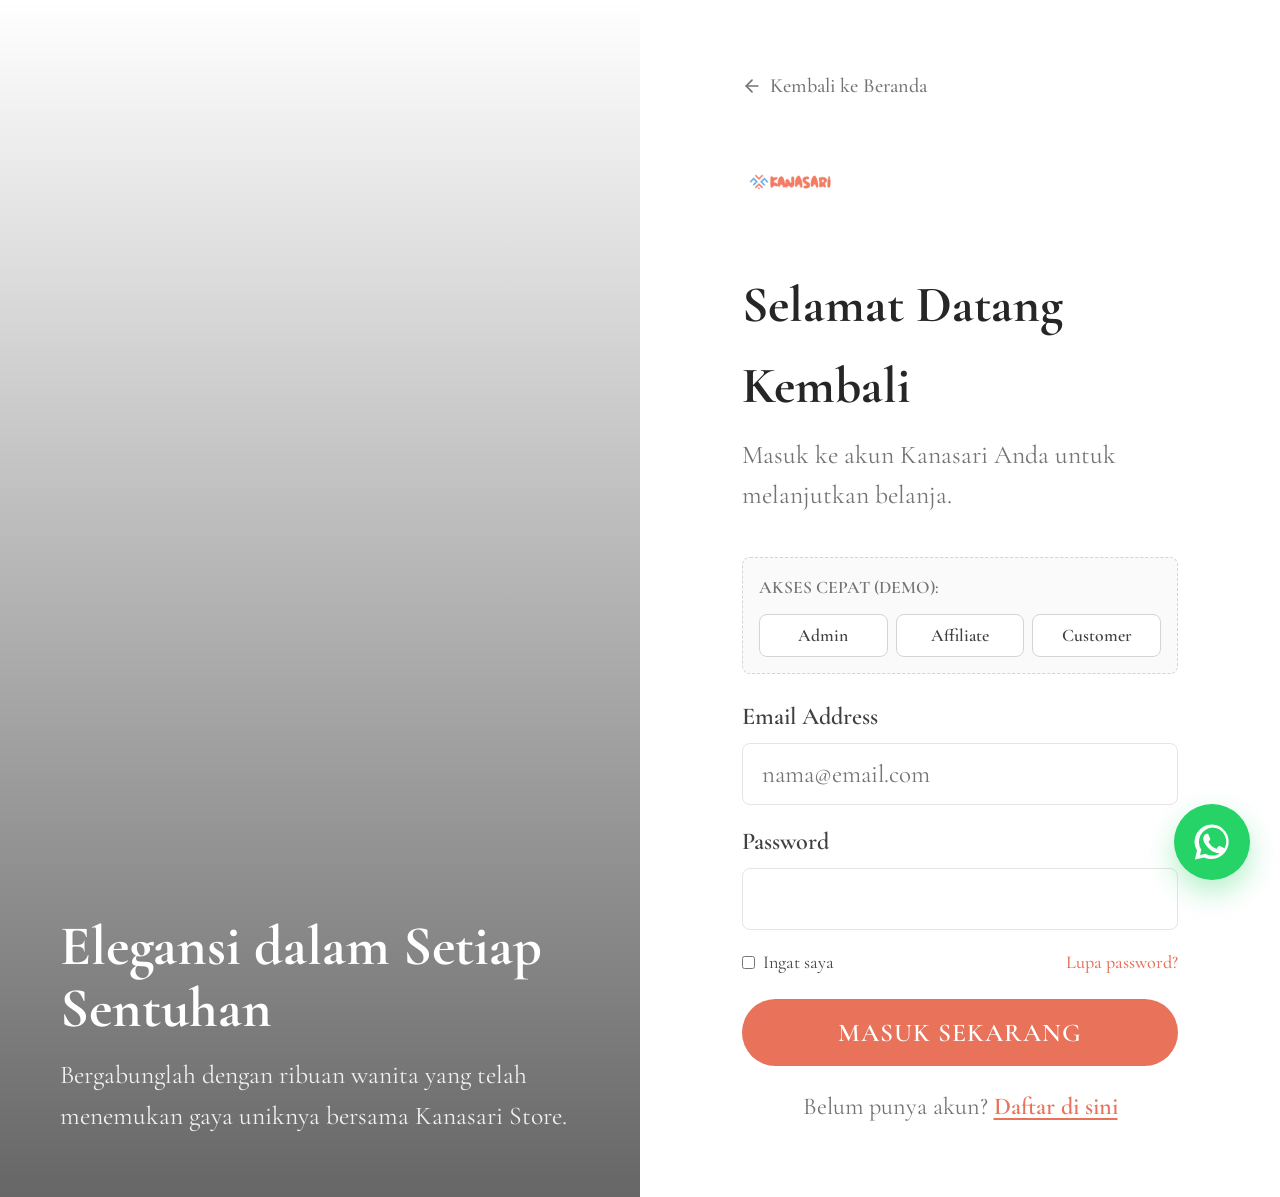
<file: login.html>
<!DOCTYPE html>
<html lang="id">
<head>
  <meta charset="UTF-8" />
  <meta name="viewport" content="width=device-width, initial-scale=1.0" />
  <title>Login - Kanasari Store</title>
  <link rel="preconnect" href="https://fonts.googleapis.com" />
  <link rel="preconnect" href="https://fonts.gstatic.com" crossorigin />
  <link href="https://fonts.googleapis.com/css2?family=Cormorant+Garamond:ital,wght@0,300;0,400;0,500;0,600;0,700;1,300;1,400;1,500&family=Cormorant:wght@300;400;500;600;700&display=swap" rel="stylesheet" />
  <link rel="stylesheet" href="assets/css/style.css?v=desktop-plus10a" />
  <style>
    body { margin: 0; padding: 0; overflow-x: hidden; }
    .split-layout {
      display: grid;
      grid-template-columns: 1fr 1fr;
      min-height: 100vh; min-height: 100dvh;
    }
    .split-image {
      background: url('https://images.unsplash.com/photo-1490481651871-ab68de25d43d?ixlib=rb-4.0.3&auto=format&fit=crop&w=2070&q=80') center/cover no-repeat;
      position: relative;
    }
    .split-image::after {
      content: '';
      position: absolute;
      top: 0; left: 0; right: 0; bottom: 0;
      background: linear-gradient(to top, rgba(0,0,0,0.6), transparent);
    }
    .split-image-text {
      position: absolute;
      bottom: 60px;
      left: 60px;
      right: 60px;
      color: white;
      z-index: 2;
    }
    .split-image-text h2 {
      font-size: 3rem;
      font-family: var(--font-heading);
      margin-bottom: 16px;
      line-height: 1.1;
    }
    .split-image-text p {
      font-size: 1.25rem;
      opacity: 0.9;
    }
    .split-form {
      display: flex;
      flex-direction: column;
      justify-content: center;
      padding: 3.75rem 5rem;
      background: var(--white);
    }
    .auth-logo { height: 100px; margin-bottom: 40px; }
    .auth-title { font-size: 2.5rem; font-weight: 700; margin-bottom: 12px; color: var(--neutral-800); }
    .auth-desc { font-size: 1.25rem; color: var(--neutral-500); margin-bottom: 48px; }
    
    .form-group { margin-bottom: 24px; }
    .form-label { display: block; font-size: 1.125rem; font-weight: 600; margin-bottom: 10px; color: var(--neutral-700); }
    .form-input { 
      width: 100%; 
      padding: 16px 20px; 
      border: 1.5px solid var(--neutral-200); 
      border-radius: var(--r-md); 
      font-family: var(--font); 
      font-size: 1.125rem; 
      outline: none; 
      transition: border-color 0.2s; 
    }
    .form-input:focus { border-color: var(--primary); }
    
    .auth-options {
      display: flex;
      justify-content: space-between;
      align-items: center;
      margin-bottom: 32px;
      font-size: 1rem;
    }
    .auth-options label { display: flex; align-items: center; gap: 8px; cursor: pointer; }
    .auth-options a { color: var(--primary); font-weight: 500; }
    
    .auth-btn { 
      width: 100%; 
      padding: 18px; 
      font-size: 1.25rem; 
      border-radius: var(--r-full); 
      background: var(--primary); 
      color: var(--white); 
      font-weight: 600; 
      cursor: pointer; 
      border: none; 
      font-family: var(--font); 
      letter-spacing: 1px; 
      transition: 0.2s; 
    }
    .auth-btn:hover { background: var(--primary-dark); transform: translateY(-2px); box-shadow: var(--shadow-md); }
    
    .auth-links { margin-top: 32px; font-size: 1.125rem; color: var(--neutral-500); text-align: center; }
    .auth-links a { color: var(--primary); font-weight: 600; text-decoration: underline; text-underline-offset: 4px; }

    /* Responsive */
    @media (max-width: 1024px) {
      .split-form { padding: 40px 60px; }
    }
        @media (max-width: 768px) {
      body { grid-template-columns: 1fr; }
      .split-layout { grid-template-columns: 1fr; min-height: 100svh; }
      .split-image { display: none; }
      .split-form { width: 100%; max-width: 100%; min-height: 100svh; box-sizing: border-box; padding: clamp(1.25rem, 6vw, 2rem) clamp(0.875rem, 5vw, 2rem); }
    }
  </style>
</head>
<body>
  <div class="split-layout">
    <div class="split-image">
      <div class="split-image-text">
        <h2>Elegansi dalam Setiap Sentuhan</h2>
        <p>Bergabunglah dengan ribuan wanita yang telah menemukan gaya uniknya bersama Kanasari Store.</p>
      </div>
    </div>
    <div class="split-form">
      <a href="index.html" style="display: inline-flex; align-items: center; gap: 8px; color: var(--neutral-500); text-decoration: none; font-size: 1rem; font-weight: 500; margin-bottom: 32px; transition: color 0.2s;" onmouseover="this.style.color='var(--primary)'" onmouseout="this.style.color='var(--neutral-500)'">
        <svg width="20" height="20" viewBox="0 0 24 24" fill="none" stroke="currentColor" stroke-width="2" stroke-linecap="round" stroke-linejoin="round"><line x1="19" y1="12" x2="5" y2="12"></line><polyline points="12 19 5 12 12 5"></polyline></svg>
        Kembali ke Beranda
      </a>
      <a href="index.html"><img src="assets/img/logo.png" alt="Kanasari" class="auth-logo" /></a>
      <h1 class="auth-title">Selamat Datang Kembali</h1>
      <p class="auth-desc">Masuk ke akun Kanasari Anda untuk melanjutkan belanja.</p>
      
      <!-- Quick Demo Access -->
      <div style="background: var(--neutral-50); padding: 16px; border-radius: var(--r-md); border: 1px dashed var(--neutral-300); margin-bottom: 24px;">
        <div style="font-size: 0.875rem; color: var(--neutral-500); margin-bottom: 12px; font-weight: 600; text-transform: uppercase;">Akses Cepat (Demo):</div>
        <div style="display: flex; gap: 8px;">
          <button type="button" onclick="document.getElementById('loginEmail').value='admin@kanasari.com'; document.getElementById('loginPassword').value='password';" style="flex:1; padding: 10px; font-size: 0.875rem; font-weight: 600; border-radius: var(--r-md); background: white; border: 1px solid var(--neutral-300); cursor: pointer; color: var(--neutral-700);">Admin</button>
          <button type="button" onclick="document.getElementById('loginEmail').value='affiliate@kanasari.com'; document.getElementById('loginPassword').value='password';" style="flex:1; padding: 10px; font-size: 0.875rem; font-weight: 600; border-radius: var(--r-md); background: white; border: 1px solid var(--neutral-300); cursor: pointer; color: var(--neutral-700);">Affiliate</button>
          <button type="button" onclick="document.getElementById('loginEmail').value='customer@kanasari.com'; document.getElementById('loginPassword').value='password';" style="flex:1; padding: 10px; font-size: 0.875rem; font-weight: 600; border-radius: var(--r-md); background: white; border: 1px solid var(--neutral-300); cursor: pointer; color: var(--neutral-700);">Customer</button>
        </div>
      </div>

      <form id="loginForm">
        <div class="form-group">
          <label class="form-label">Email Address</label>
          <input type="email" class="form-input" id="loginEmail" placeholder="nama@email.com" required />
        </div>
        <div class="form-group">
          <label class="form-label">Password</label>
          <input type="password" class="form-input" id="loginPassword" placeholder="" required />
        </div>
        
        <div class="auth-options">
          <label><input type="checkbox" /> Ingat saya</label>
          <a href="#">Lupa password?</a>
        </div>

        <button type="submit" class="auth-btn">MASUK SEKARANG</button>
      </form>
      
      <div class="auth-links">
        Belum punya akun? <a href="register.html">Daftar di sini</a>
      </div>
    </div>
  </div>

  <script>
    document.getElementById('loginForm').addEventListener('submit', function(e) {
      e.preventDefault();
      const email = document.getElementById('loginEmail').value;
      
      const role = email.includes('admin') ? 'admin' : (email.includes('affiliate') ? 'affiliate' : 'customer');
      
      // Simulasi Login Auth
      sessionStorage.setItem('kanasari_session_active', '1');
      localStorage.setItem('kanasari_login_at', String(Date.now()));
      localStorage.setItem('kanasari_user', JSON.stringify({
        name: email.split('@')[0],
        email: email,
        role: role
      }));
      
      const params = new URLSearchParams(window.location.search);
      const returnUrl = params.get('return') || localStorage.getItem('kanasari_return_after_login');
      localStorage.removeItem('kanasari_return_after_login');

      if (role === 'admin') {
        window.location.href = 'admin/index.html';
      } else if (role === 'affiliate') {
        window.location.href = 'affiliate/index.html';
      } else {
        window.location.href = returnUrl || 'index.html';
      }
    });
  </script>

<a class="whatsapp-float" href="https://wa.me/6281234567890?text=Halo%20Kanasari%20Store%2C%20saya%20ingin%20bertanya%20tentang%20produk." target="_blank" rel="noopener" aria-label="Hubungi Kanasari Store via WhatsApp">
  <svg viewBox="0 0 32 32" aria-hidden="true" focusable="false">
    <path d="M16.04 3.2A12.66 12.66 0 0 0 5.1 22.24L3.6 28.8l6.72-1.42A12.65 12.65 0 1 0 16.04 3.2Zm0 2.34a10.31 10.31 0 0 1 8.78 15.72 10.27 10.27 0 0 1-12.98 3.62l-.44-.22-4.1.86.9-4-.28-.46A10.31 10.31 0 0 1 16.04 5.54Zm-4.1 4.58c-.25 0-.66.1-1 .47-.34.38-1.32 1.3-1.32 3.16s1.35 3.66 1.54 3.91c.19.25 2.62 4.2 6.47 5.72 3.2 1.26 3.85 1.01 4.55.95.7-.07 2.25-.92 2.57-1.82.32-.89.32-1.66.22-1.82-.1-.16-.35-.25-.73-.45-.38-.19-2.25-1.11-2.6-1.24-.35-.13-.6-.19-.86.19-.25.38-.98 1.24-1.2 1.49-.22.25-.44.29-.82.1-.38-.19-1.6-.59-3.05-1.88-1.13-1-1.89-2.24-2.11-2.62-.22-.38-.02-.58.17-.77.17-.17.38-.45.57-.67.19-.22.25-.38.38-.64.13-.25.06-.48-.03-.67-.1-.19-.86-2.08-1.18-2.85-.31-.75-.63-.65-.86-.66h-.73Z" />
  </svg>
</a>
</body>
</html>
</file>
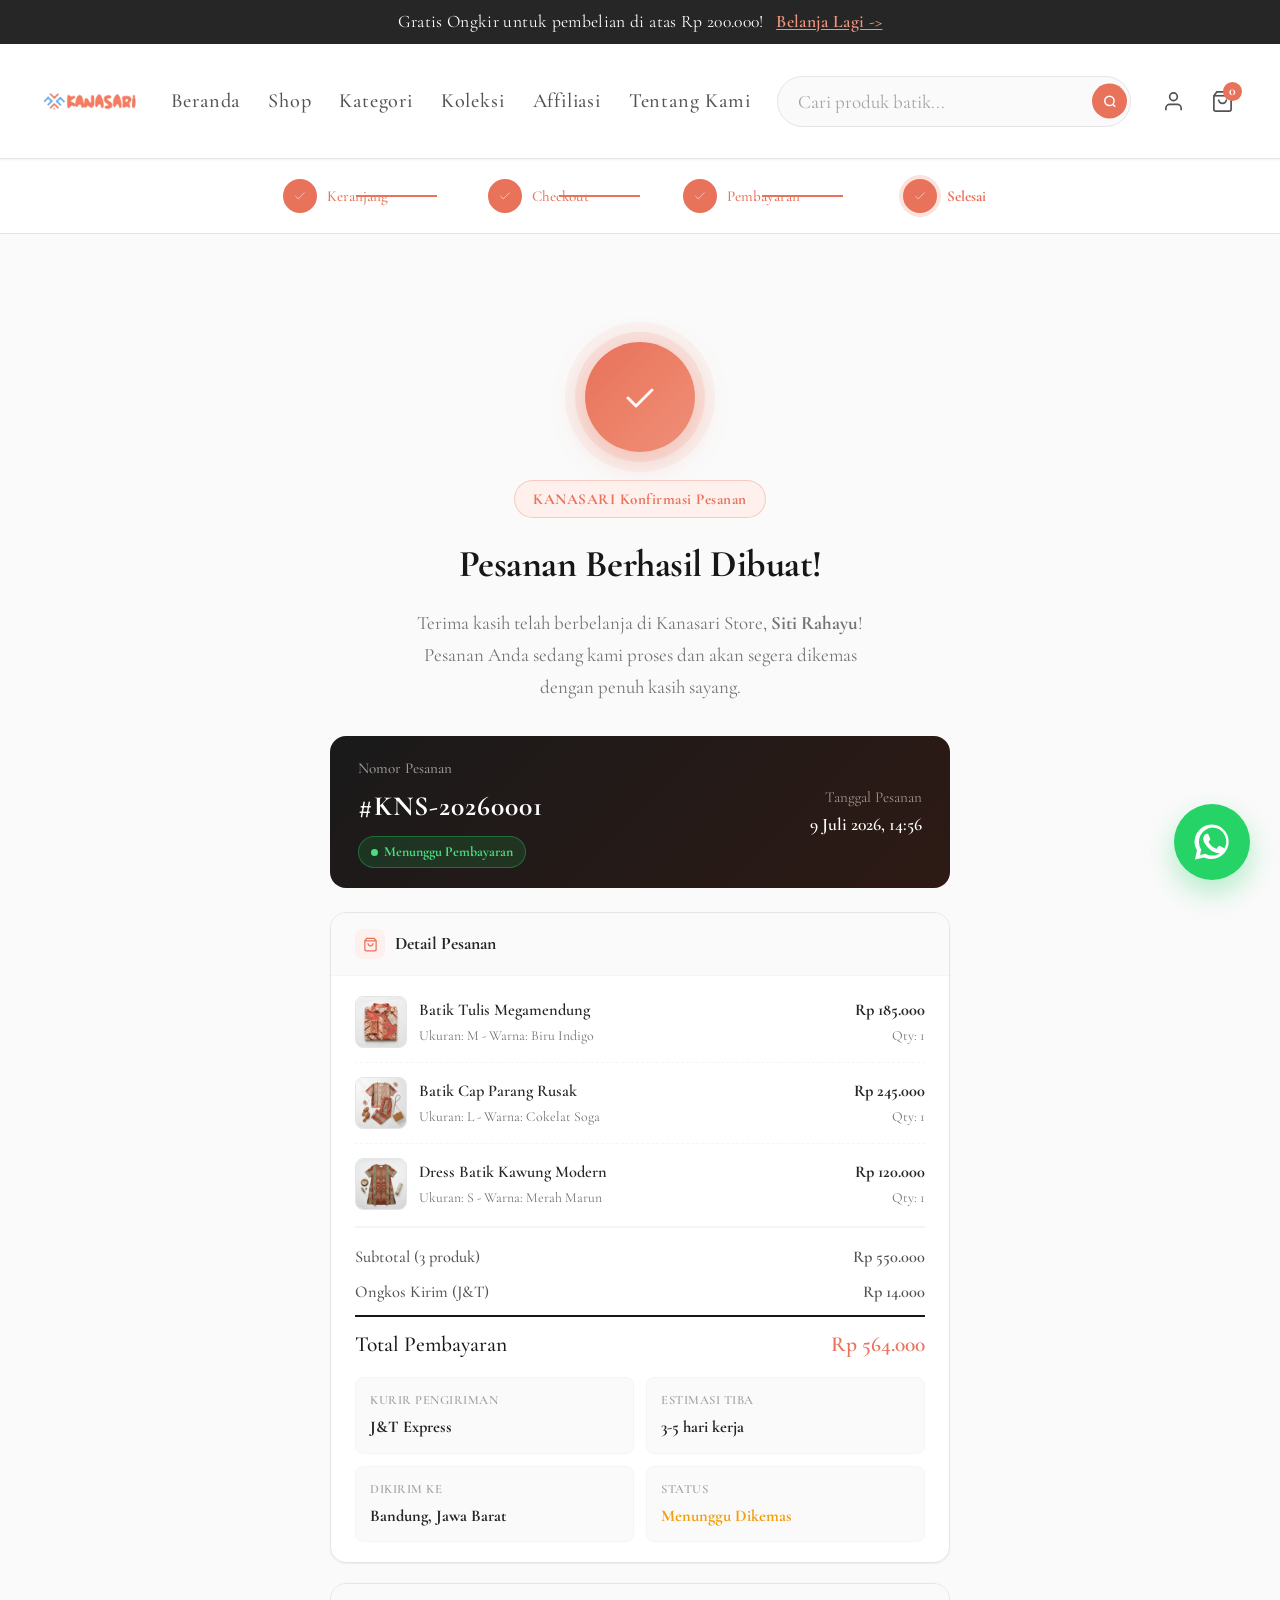
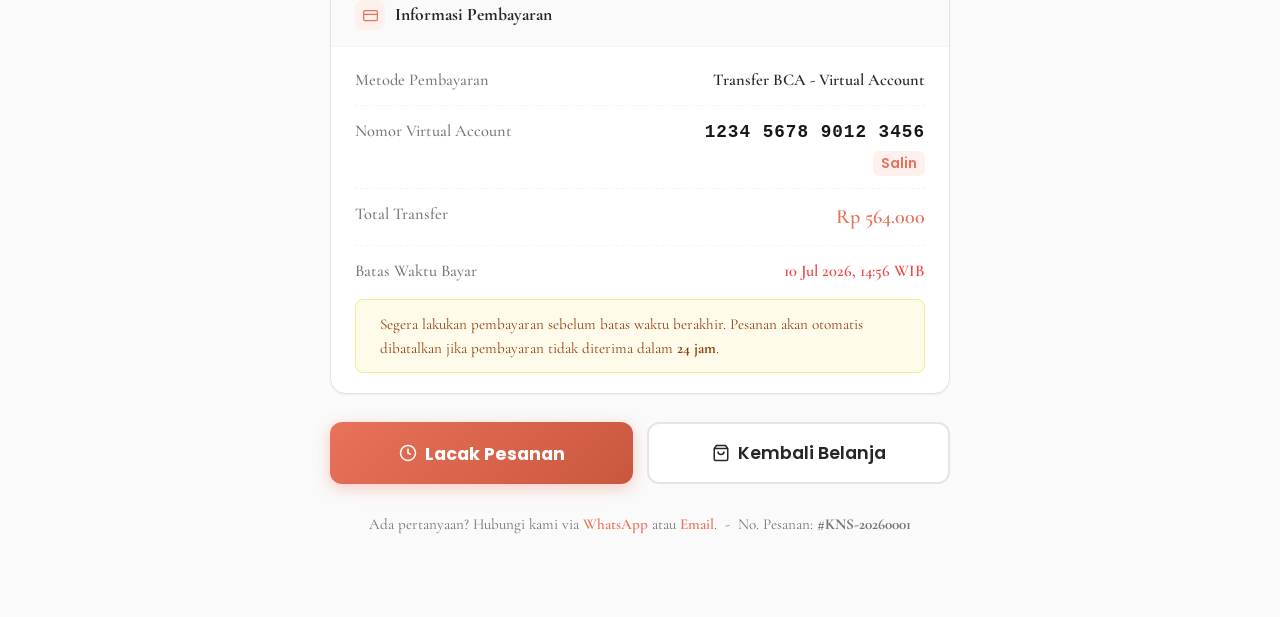
<file: order-success.html>
<!DOCTYPE html>
<html lang="id">
<head>
  <meta charset="UTF-8" />
  <meta name="viewport" content="width=device-width, initial-scale=1.0" />
  <title>Pesanan Berhasil - Kanasari Store</title>
  <meta name="description" content="Pesanan Anda telah berhasil dibuat di Kanasari Store. Terima kasih sudah berbelanja!" />
  <link rel="preconnect" href="https://fonts.googleapis.com" />
  <link rel="preconnect" href="https://fonts.gstatic.com" crossorigin />
  <link href="https://fonts.googleapis.com/css2?family=Poppins:wght@300;400;500;600;700;800&display=swap" rel="stylesheet" />
  <link rel="stylesheet" href="assets/css/style.css?v=desktop-plus10a" />
  <link rel="icon" href="data:image/svg+xml,<svg xmlns='http://www.w3.org/2000/svg' viewBox='0 0 100 100'><text y='.9em' font-size='90'>K</text></svg>" />

  <style>
    body { font-size: 0.875rem !important; line-height: 1.6; }
    #navbar, #navbar * { font-family: var(--font) !important; }

    /*  Page bg  */
    .success-page {
      background: var(--neutral-50);
      min-height: 100vh;
      padding: 60px 24px 80px;
    }

    /*  Center wrapper  */
    .success-container {
      max-width: 620px;
      margin: 0 auto;
    }

    /*  Steps (completed)  */
    .steps-bar { background: var(--white); border-bottom: 1px solid var(--neutral-200); padding: 20px 0; }
    .steps-inner { max-width: 860px; margin: 0 auto; padding: 0 24px; display: flex; align-items: center; justify-content: center; }
    .step { display: flex; align-items: center; gap: 10px; flex: 1; justify-content: center; position: relative; }
    .step:not(:last-child)::after { content: ''; position: absolute; right: 0; top: 50%; transform: translateY(-50%); width: 40%; height: 2px; background: var(--primary); z-index: 0; }
    .step-num { width: 34px; height: 34px; border-radius: 50%; border: 2px solid var(--primary); background: var(--primary); color: var(--white); font-size: 0.8125rem; font-weight: 600; display: flex; align-items: center; justify-content: center; flex-shrink: 0; position: relative; z-index: 1; }
    .step.active .step-num { box-shadow: 0 0 0 4px rgba(232,114,90,0.2); animation: pulse 2s ease-in-out infinite; }
    .step-label { font-size: 0.75rem; font-weight: 500; color: var(--primary); white-space: nowrap; }
    .step.active .step-label { font-weight: 700; }
    @keyframes pulse { 0%,100%{box-shadow:0 0 0 4px rgba(232,114,90,0.2)} 50%{box-shadow:0 0 0 8px rgba(232,114,90,0.08)} }

    /*  Success hero  */
    .success-hero {
      text-align: center;
      padding: 48px 0 32px;
    }

    /* Animated checkmark circle */
    .check-circle-wrap {
      width: 110px;
      height: 110px;
      margin: 0 auto 28px;
      position: relative;
    }
    .check-ring {
      width: 110px;
      height: 110px;
      border-radius: 50%;
      background: linear-gradient(135deg, var(--primary) 0%, #f0967f 100%);
      display: flex;
      align-items: center;
      justify-content: center;
      animation: ringPop 0.6s cubic-bezier(0.34,1.56,0.64,1) both;
      box-shadow: 0 8px 32px rgba(232,114,90,0.35);
    }
    .check-ring::before {
      content: '';
      position: absolute;
      inset: -10px;
      border-radius: 50%;
      background: rgba(232,114,90,0.12);
      animation: ringExpand 1.2s ease-out 0.6s both;
    }
    .check-ring::after {
      content: '';
      position: absolute;
      inset: -20px;
      border-radius: 50%;
      background: rgba(232,114,90,0.06);
      animation: ringExpand 1.4s ease-out 0.7s both;
    }
    @keyframes ringPop { from{transform:scale(0);opacity:0} to{transform:scale(1);opacity:1} }
    @keyframes ringExpand { from{transform:scale(0.8);opacity:0.8} to{transform:scale(1);opacity:1} }

    .check-svg {
      width: 52px;
      height: 52px;
      stroke: white;
      stroke-width: 3;
      stroke-linecap: round;
      stroke-linejoin: round;
      fill: none;
      animation: drawCheck 0.5s ease 0.55s both;
    }
    @keyframes drawCheck { from{opacity:0;transform:scale(0.5)} to{opacity:1;transform:scale(1)} }

    .order-badge {
      display: inline-flex;
      align-items: center;
      gap: 8px;
      background: var(--primary-pale);
      color: var(--primary);
      border: 1.5px solid rgba(232,114,90,0.3);
      border-radius: var(--r-full);
      padding: 6px 18px;
      font-size: 0.75rem;
      font-weight: 700;
      letter-spacing: 0.5px;
      margin-bottom: 16px;
      animation: fadeUp 0.5s ease 0.8s both;
    }
    .success-hero h1 {
      font-size: 1.875rem;
      font-weight: 800;
      color: var(--neutral-900);
      letter-spacing: -0.5px;
      margin-bottom: 12px;
      animation: fadeUp 0.5s ease 0.9s both;
    }
    .success-hero p {
      font-size: 0.9375rem;
      color: var(--neutral-500);
      max-width: 480px;
      margin: 0 auto;
      line-height: 1.7;
      animation: fadeUp 0.5s ease 1s both;
    }
    @keyframes fadeUp { from{opacity:0;transform:translateY(16px)} to{opacity:1;transform:translateY(0)} }

    /*  Order number strip  */
    .order-number-strip {
      background: linear-gradient(135deg, #1a1a1a 0%, #2d1a14 100%);
      border-radius: var(--r-xl);
      padding: 20px 28px;
      display: flex;
      align-items: center;
      justify-content: space-between;
      margin-bottom: 24px;
      animation: fadeUp 0.5s ease 1.1s both;
    }
    .order-number-label { font-size: 0.75rem; color: rgba(255,255,255,0.55); font-weight: 500; margin-bottom: 4px; }
    .order-number-val { font-size: 1.375rem; font-weight: 800; color: var(--white); letter-spacing: 1px; }
    .order-number-date { text-align: right; font-size: 0.75rem; color: rgba(255,255,255,0.55); }
    .order-number-date strong { display: block; font-size: 0.875rem; color: var(--white); font-weight: 600; margin-top: 2px; }
    .order-status-pill {
      display: inline-flex;
      align-items: center;
      gap: 6px;
      background: rgba(34,197,94,0.15);
      border: 1.5px solid rgba(34,197,94,0.4);
      color: #4ade80;
      border-radius: var(--r-full);
      padding: 4px 12px;
      font-size: 0.6875rem;
      font-weight: 700;
      margin-top: 8px;
    }
    .status-dot { width: 7px; height: 7px; border-radius: 50%; background: #4ade80; animation: blink 1.5s ease-in-out infinite; }
    @keyframes blink { 0%,100%{opacity:1} 50%{opacity:0.3} }

    /*  Info cards  */
    .info-card {
      background: var(--white);
      border: 1px solid var(--neutral-200);
      border-radius: var(--r-xl);
      overflow: hidden;
      margin-bottom: 20px;
      box-shadow: var(--shadow-sm);
      animation: fadeUp 0.5s ease 1.2s both;
    }
    .info-card:nth-child(4) { animation-delay: 1.3s; }
    .info-card:nth-child(5) { animation-delay: 1.4s; }

    .info-card-header {
      background: var(--neutral-50);
      border-bottom: 1px solid var(--neutral-100);
      padding: 16px 24px;
      display: flex;
      align-items: center;
      gap: 10px;
    }
    .info-card-header-icon {
      width: 30px;
      height: 30px;
      background: var(--primary-pale);
      border-radius: var(--r-md);
      display: flex;
      align-items: center;
      justify-content: center;
      color: var(--primary);
    }
    .info-card-header-icon svg { width: 15px; height: 15px; }
    .info-card-title { font-size: 0.875rem; font-weight: 700; color: var(--neutral-800); }
    .info-card-body { padding: 20px 24px; }

    /* Order items */
    .order-items { display: flex; flex-direction: column; gap: 14px; }
    .order-item { display: flex; gap: 12px; align-items: center; padding-bottom: 14px; border-bottom: 1px dashed var(--neutral-100); }
    .order-item:last-child { border-bottom: none; padding-bottom: 0; }
    .oitem-img { width: 52px; height: 52px; border-radius: var(--r-md); object-fit: cover; flex-shrink: 0; border: 1px solid var(--neutral-200); }
    .oitem-img-ph { width: 52px; height: 52px; border-radius: var(--r-md); flex-shrink: 0; border: 1px solid var(--neutral-200); background: linear-gradient(135deg, var(--neutral-100), var(--neutral-200)); display: none; align-items: center; justify-content: center; font-size: 1.25rem; }
    .oitem-info { flex: 1; min-width: 0; }
    .oitem-name { font-size: 0.8125rem; font-weight: 600; color: var(--neutral-800); }
    .oitem-variant { font-size: 0.6875rem; color: var(--neutral-500); margin-top: 2px; }
    .oitem-price-col { text-align: right; flex-shrink: 0; }
    .oitem-price { font-size: 0.8125rem; font-weight: 700; color: var(--neutral-800); }
    .oitem-qty { font-size: 0.6875rem; color: var(--neutral-500); margin-top: 2px; }

    /* Order totals */
    .order-totals { margin-top: 16px; padding-top: 16px; border-top: 2px solid var(--neutral-100); }
    .total-row { display: flex; justify-content: space-between; font-size: 0.8125rem; margin-bottom: 8px; color: var(--neutral-600); }
    .total-row .lbl { font-weight: 500; }
    .total-row .val { font-weight: 600; }
    .total-row.grand { font-size: 1.0625rem; font-weight: 700; color: var(--neutral-900); margin-top: 10px; padding-top: 10px; border-top: 2px solid var(--neutral-900); }
    .total-row.grand .val { color: var(--primary); }

    /* Delivery info row */
    .delivery-meta { display: grid; grid-template-columns: 1fr 1fr; gap: 12px; margin-top: 16px; }
    .delivery-tag { background: var(--neutral-50); border: 1px solid var(--neutral-100); border-radius: var(--r-md); padding: 12px 14px; }
    .delivery-tag-label { font-size: 0.625rem; font-weight: 600; color: var(--neutral-400); text-transform: uppercase; letter-spacing: 0.5px; margin-bottom: 4px; }
    .delivery-tag-val { font-size: 0.8125rem; font-weight: 700; color: var(--neutral-800); }

    /* Payment info */
    .payment-info-grid { display: flex; flex-direction: column; gap: 12px; }
    .pinfo-row { display: flex; justify-content: space-between; align-items: flex-start; font-size: 0.8125rem; padding-bottom: 12px; border-bottom: 1px dashed var(--neutral-100); }
    .pinfo-row:last-child { border-bottom: none; padding-bottom: 0; }
    .pinfo-label { font-weight: 500; color: var(--neutral-500); }
    .pinfo-value { font-weight: 600; color: var(--neutral-800); text-align: right; }
    .pinfo-value.mono { font-family: 'Courier New', monospace; font-size: 0.875rem; letter-spacing: 1px; color: var(--neutral-900); }
    .va-copy { display: inline-flex; align-items: center; gap: 4px; background: var(--primary-pale); color: var(--primary); border: none; border-radius: 6px; padding: 2px 8px; font-size: 0.6875rem; font-weight: 600; cursor: pointer; margin-top: 4px; font-family: 'Poppins', sans-serif; }
    .payment-notice {
      margin-top: 14px;
      background: #fffbeb;
      border: 1.5px solid #fde68a;
      border-radius: var(--r-md);
      padding: 12px 14px;
      display: flex;
      gap: 10px;
      align-items: flex-start;
      font-size: 0.75rem;
      color: #92400e;
      line-height: 1.6;
    }
    .payment-notice-icon { font-size: 1rem; flex-shrink: 0; margin-top: 1px; }

    /*  Action buttons  */
    .action-buttons {
      display: grid;
      grid-template-columns: 1fr 1fr;
      gap: 14px;
      margin-top: 28px;
      animation: fadeUp 0.5s ease 1.5s both;
    }
    .btn-track {
      background: linear-gradient(135deg, var(--primary) 0%, var(--primary-dark) 100%);
      color: var(--white);
      border: none;
      border-radius: var(--r-lg);
      padding: 15px;
      font-size: 0.875rem;
      font-weight: 700;
      font-family: 'Poppins', sans-serif;
      cursor: pointer;
      display: flex;
      align-items: center;
      justify-content: center;
      gap: 8px;
      transition: all 0.25s ease;
      box-shadow: var(--shadow-primary);
    }
    .btn-track:hover { transform: translateY(-2px); box-shadow: 0 8px 24px rgba(232,114,90,0.4); }
    .btn-track svg { width: 18px; height: 18px; }
    .btn-shop {
      background: var(--white);
      color: var(--neutral-800);
      border: 2px solid var(--neutral-200);
      border-radius: var(--r-lg);
      padding: 15px;
      font-size: 0.875rem;
      font-weight: 600;
      font-family: 'Poppins', sans-serif;
      cursor: pointer;
      display: flex;
      align-items: center;
      justify-content: center;
      gap: 8px;
      transition: all 0.25s ease;
      text-decoration: none;
    }
    .btn-shop:hover { border-color: var(--primary); color: var(--primary); background: var(--primary-pale); transform: translateY(-2px); }
    .btn-shop svg { width: 18px; height: 18px; }

    /*  Help note  */
    .help-note {
      text-align: center;
      margin-top: 28px;
      font-size: 0.75rem;
      color: var(--neutral-500);
      animation: fadeUp 0.5s ease 1.6s both;
    }
    .help-note a { color: var(--primary); font-weight: 600; }

    @media (max-width: 600px) {
      .action-buttons { grid-template-columns: 1fr; }
      .delivery-meta { grid-template-columns: 1fr; }
      .order-number-strip { flex-direction: column; gap: 12px; text-align: center; }
      .order-number-date { text-align: center; }
      .step-label { display: none; }
    }
    @media (max-width: 420px) {
      .success-page { padding: 36px 14px 56px; }
      .success-hero { padding-top: 32px; }
      .success-hero h1 { font-size: 1.5rem; line-height: 1.25; }
      .check-circle-wrap, .check-ring { width: 86px; height: 86px; }
      .check-svg { width: 42px; height: 42px; }
      .info-card-header, .info-card-body { padding-left: 16px; padding-right: 16px; }
      .order-item { align-items: flex-start; flex-wrap: wrap; }
      .oitem-name { line-height: 1.35; }
      .oitem-price-col { flex: 0 0 100%; width: auto; text-align: left; padding-left: 64px; box-sizing: border-box; }
      .pinfo-row { flex-direction: column; gap: 4px; }
      .pinfo-value { text-align: left; word-break: break-word; }
    }
  
    /* Final mobile success pass */
    @media (max-width: 768px) {
      body { font-size: 1rem !important; }
      .success-page { padding-left: 16px; padding-right: 16px; }
      .success-hero h1 { font-size: clamp(1.65rem, 7vw, 2rem) !important; }
      .success-hero p, .info-card-title, .oitem-name, .oitem-price, .total-row, .pinfo-row, .delivery-tag-val, .btn-track, .btn-shop, .help-note { font-size: 1rem !important; }
      .order-badge, .step-label, .order-number-label, .order-number-date, .oitem-variant, .oitem-qty, .delivery-tag-label, .payment-notice, .va-copy { font-size: 0.88rem !important; }
      .order-number-val { font-size: 1.28rem !important; }
      .total-row.grand { font-size: 1.18rem !important; }
      .pinfo-value { text-align: right; word-break: break-word; }
    }
</style>
</head>
<body>

<div class="announcement-bar" id="ann-bar">
   Gratis Ongkir untuk pembelian di atas Rp 200.000!
  <a href="index.html#products">Belanja Lagi -></a>
</div>

<nav id="navbar" role="navigation" aria-label="Navigasi utama">
  <div class="container">
    <div class="nav-inner">
      <a href="index.html" class="nav-logo" aria-label="Kanasari Store - Home">
        <img src="assets/img/logo.png" alt="Kanasari"
          onerror="this.onerror=null;this.src='';this.parentElement.innerHTML='<span style=\'font-size: 1.375rem;font-weight:700;color:#E8725A;letter-spacing:1px;\'>KANASARI</span>'" />
      </a>
      <ul class="nav-links" role="list">
        <li><a href="index.html"            class="nav-link" id="nl-home">Beranda</a></li>
        <li><a href="index.html#products"   class="nav-link" id="nl-shop">Shop</a></li>
        <li><a href="index.html#categories" class="nav-link" id="nl-cat">Kategori</a></li>
        <li><a href="#"                     class="nav-link" id="nl-koleksi">Koleksi</a></li>
        <li><a href="affiliate-login.html"  class="nav-link" id="nl-aff">Affiliasi</a></li>
        <li><a href="index.html#about-strip" class="nav-link" id="nl-about">Tentang Kami</a></li>
      </ul>
      <div class="nav-search" role="search">
        <label for="nav-search-input" class="visually-hidden">Cari produk</label>
        <input type="search" id="nav-search-input" placeholder="Cari produk batik..." autocomplete="off" />
        <button class="nav-search-btn" aria-label="Cari">
          <svg viewBox="0 0 24 24" fill="none" stroke="currentColor"><circle cx="11" cy="11" r="8"/><line x1="21" y1="21" x2="16.65" y2="16.65"/></svg>
        </button>
      </div>
      <div class="nav-actions">
        <a href="login.html" class="nav-action-btn" aria-label="Akun Saya">
          <svg viewBox="0 0 24 24" fill="none" stroke="currentColor"><path d="M20 21v-2a4 4 0 0 0-4-4H8a4 4 0 0 0-4 4v2"/><circle cx="12" cy="7" r="4"/></svg>
        </a>
        <button class="nav-action-btn" aria-label="Keranjang" style="position:relative">
          <svg viewBox="0 0 24 24" fill="none" stroke="currentColor"><path d="M6 2L3 6v14a2 2 0 0 0 2 2h14a2 2 0 0 0 2-2V6l-3-4z"/><line x1="3" y1="6" x2="21" y2="6"/><path d="M16 10a4 4 0 0 1-8 0"/></svg>
          <span class="nav-badge">0</span>
        </button>
        <button class="nav-toggle" id="nav-toggle-btn" aria-label="Menu" aria-expanded="false">
          <div class="hamburger" id="hamburger"><span></span><span></span><span></span></div>
        </button>
      </div>
    </div>
  </div>
</nav>

<div class="nav-mobile" id="nav-mobile">
  <ul class="nav-mobile-links">
    <li><a href="index.html"            class="nav-mobile-link">Beranda</a></li>
    <li><a href="index.html#products"   class="nav-mobile-link">Shop</a></li>
    <li><a href="index.html#categories" class="nav-mobile-link">Kategori</a></li>
    <li><a href="#"                     class="nav-mobile-link">Koleksi</a></li>
    <li><a href="affiliate-login.html"  class="nav-mobile-link">Affiliasi</a></li>
    <li><a href="index.html#about-strip" class="nav-mobile-link">Tentang Kami</a></li>
  </ul>
</div>

<!-- Progress Steps (all complete) -->
<div class="steps-bar">
  <div class="steps-inner">
    <div class="step">
      <div class="step-num"><svg viewBox="0 0 24 24" fill="none" stroke="currentColor" width="14" height="14"><polyline points="20 6 9 17 4 12"/></svg></div>
      <span class="step-label">Keranjang</span>
    </div>
    <div class="step">
      <div class="step-num"><svg viewBox="0 0 24 24" fill="none" stroke="currentColor" width="14" height="14"><polyline points="20 6 9 17 4 12"/></svg></div>
      <span class="step-label">Checkout</span>
    </div>
    <div class="step">
      <div class="step-num"><svg viewBox="0 0 24 24" fill="none" stroke="currentColor" width="14" height="14"><polyline points="20 6 9 17 4 12"/></svg></div>
      <span class="step-label">Pembayaran</span>
    </div>
    <div class="step active">
      <div class="step-num"><svg viewBox="0 0 24 24" fill="none" stroke="currentColor" width="14" height="14"><polyline points="20 6 9 17 4 12"/></svg></div>
      <span class="step-label">Selesai</span>
    </div>
  </div>
</div>

<!-- ====== SUCCESS PAGE ====== -->
<div class="success-page">
  <div class="success-container">

    <!-- Hero -->
    <div class="success-hero">
      <div class="check-circle-wrap">
        <div class="check-ring">
          <svg class="check-svg" viewBox="0 0 52 52">
            <polyline points="14,27 22,35 38,19" />
          </svg>
        </div>
      </div>
      <div class="order-badge">
        KANASARI Konfirmasi Pesanan
      </div>
      <h1>Pesanan Berhasil Dibuat!</h1>
      <p>
        Terima kasih telah berbelanja di Kanasari Store, <strong>Siti Rahayu</strong>! <br/>
        Pesanan Anda sedang kami proses dan akan segera dikemas dengan penuh kasih sayang.
      </p>
    </div>

    <!-- Order number strip -->
    <div class="order-number-strip">
      <div>
        <div class="order-number-label">Nomor Pesanan</div>
        <div class="order-number-val">#KNS-20260001</div>
        <div class="order-status-pill">
          <div class="status-dot"></div>
          Menunggu Pembayaran
        </div>
      </div>
      <div class="order-number-date">
        <span>Tanggal Pesanan</span>
        <strong>9 Juli 2026, 14:56</strong>
      </div>
    </div>

    <!-- Order Summary card -->
    <div class="info-card">
      <div class="info-card-header">
        <div class="info-card-header-icon">
          <svg viewBox="0 0 24 24" fill="none" stroke="currentColor" stroke-width="2"><path d="M6 2L3 6v14a2 2 0 0 0 2 2h14a2 2 0 0 0 2-2V6l-3-4z"/><line x1="3" y1="6" x2="21" y2="6"/><path d="M16 10a4 4 0 0 1-8 0"/></svg>
        </div>
        <span class="info-card-title">Detail Pesanan</span>
      </div>
      <div class="info-card-body">

        <div class="order-items">
          <!-- Item 1 -->
          <div class="order-item">
            <img src="assets/img/product_1.png" alt="Batik Tulis Megamendung" class="oitem-img"
              onerror="this.style.display='none';this.nextElementSibling.style.display='flex'" />
            <div class="oitem-img-ph"></div>
            <div class="oitem-info">
              <div class="oitem-name">Batik Tulis Megamendung</div>
              <div class="oitem-variant">Ukuran: M - Warna: Biru Indigo</div>
            </div>
            <div class="oitem-price-col">
              <div class="oitem-price">Rp 185.000</div>
              <div class="oitem-qty">Qty: 1</div>
            </div>
          </div>
          <!-- Item 2 -->
          <div class="order-item">
            <img src="assets/img/product_2.png" alt="Batik Cap Parang Rusak" class="oitem-img"
              onerror="this.style.display='none';this.nextElementSibling.style.display='flex'" />
            <div class="oitem-img-ph"></div>
            <div class="oitem-info">
              <div class="oitem-name">Batik Cap Parang Rusak</div>
              <div class="oitem-variant">Ukuran: L - Warna: Cokelat Soga</div>
            </div>
            <div class="oitem-price-col">
              <div class="oitem-price">Rp 245.000</div>
              <div class="oitem-qty">Qty: 1</div>
            </div>
          </div>
          <!-- Item 3 -->
          <div class="order-item">
            <img src="assets/img/product_3.png" alt="Dress Batik Kawung Modern" class="oitem-img"
              onerror="this.style.display='none';this.nextElementSibling.style.display='flex'" />
            <div class="oitem-img-ph"></div>
            <div class="oitem-info">
              <div class="oitem-name">Dress Batik Kawung Modern</div>
              <div class="oitem-variant">Ukuran: S - Warna: Merah Marun</div>
            </div>
            <div class="oitem-price-col">
              <div class="oitem-price">Rp 120.000</div>
              <div class="oitem-qty">Qty: 1</div>
            </div>
          </div>
        </div>

        <!-- Totals -->
        <div class="order-totals">
          <div class="total-row">
            <span class="lbl">Subtotal (3 produk)</span>
            <span class="val">Rp 550.000</span>
          </div>
          <div class="total-row">
            <span class="lbl">Ongkos Kirim (J&amp;T)</span>
            <span class="val">Rp 14.000</span>
          </div>
          <div class="total-row grand">
            <span class="lbl">Total Pembayaran</span>
            <span class="val">Rp 564.000</span>
          </div>
        </div>

        <!-- Delivery meta -->
        <div class="delivery-meta">
          <div class="delivery-tag">
            <div class="delivery-tag-label"> Kurir Pengiriman</div>
            <div class="delivery-tag-val">J&amp;T Express</div>
          </div>
          <div class="delivery-tag">
            <div class="delivery-tag-label"> Estimasi Tiba</div>
            <div class="delivery-tag-val">3-5 hari kerja</div>
          </div>
          <div class="delivery-tag">
            <div class="delivery-tag-label"> Dikirim ke</div>
            <div class="delivery-tag-val">Bandung, Jawa Barat</div>
          </div>
          <div class="delivery-tag">
            <div class="delivery-tag-label"> Status</div>
            <div class="delivery-tag-val" style="color:var(--warning);">Menunggu Dikemas</div>
          </div>
        </div>

      </div>
    </div>

    <!-- Payment Info card -->
    <div class="info-card">
      <div class="info-card-header">
        <div class="info-card-header-icon">
          <svg viewBox="0 0 24 24" fill="none" stroke="currentColor" stroke-width="2"><rect x="1" y="4" width="22" height="16" rx="2" ry="2"/><line x1="1" y1="10" x2="23" y2="10"/></svg>
        </div>
        <span class="info-card-title">Informasi Pembayaran</span>
      </div>
      <div class="info-card-body">
        <div class="payment-info-grid">
          <div class="pinfo-row">
            <span class="pinfo-label">Metode Pembayaran</span>
            <span class="pinfo-value">Transfer BCA - Virtual Account</span>
          </div>
          <div class="pinfo-row">
            <span class="pinfo-label">Nomor Virtual Account</span>
            <div style="text-align:right;">
              <span class="pinfo-value mono">1234 5678 9012 3456</span><br/>
              <button class="va-copy" onclick="showDemoModal('Salin Nomor VA', 'Nomor Virtual Account 1234567890123456 berhasil disalin ke clipboard. Gunakan nomor ini untuk melakukan transfer BCA.')"> Salin</button>
            </div>
          </div>
          <div class="pinfo-row">
            <span class="pinfo-label">Total Transfer</span>
            <span class="pinfo-value" style="color:var(--primary);font-size: 1rem;">Rp 564.000</span>
          </div>
          <div class="pinfo-row">
            <span class="pinfo-label">Batas Waktu Bayar</span>
            <span class="pinfo-value" style="color:var(--danger);">10 Jul 2026, 14:56 WIB</span>
          </div>
        </div>

        <div class="payment-notice">
          <span class="payment-notice-icon"></span>
          <span>
            Segera lakukan pembayaran sebelum batas waktu berakhir. Pesanan akan otomatis dibatalkan jika pembayaran tidak diterima dalam <strong>24 jam</strong>.
          </span>
        </div>
      </div>
    </div>

    <!-- Action buttons -->
    <div class="action-buttons">
      <button class="btn-track" onclick="showDemoModal('Lacak Pesanan', 'Fitur pelacakan pesanan secara real-time akan tersedia pada Tahap 2 pengembangan, terintegrasi dengan API JNE, J&T, dan SiCepat. Anda akan menerima notifikasi WhatsApp setiap update pengiriman.')">
        <svg viewBox="0 0 24 24" fill="none" stroke="currentColor" stroke-width="2"><circle cx="12" cy="12" r="10"/><polyline points="12 6 12 12 16 14"/></svg>
        Lacak Pesanan
      </button>
      <a href="index.html" class="btn-shop">
        <svg viewBox="0 0 24 24" fill="none" stroke="currentColor" stroke-width="2"><path d="M6 2L3 6v14a2 2 0 0 0 2 2h14a2 2 0 0 0 2-2V6l-3-4z"/><line x1="3" y1="6" x2="21" y2="6"/><path d="M16 10a4 4 0 0 1-8 0"/></svg>
        Kembali Belanja
      </a>
    </div>

    <!-- Help note -->
    <div class="help-note">
      Ada pertanyaan? Hubungi kami via
      <a href="#" onclick="showDemoModal('WhatsApp Support', 'Tim customer service Kanasari Store siap membantu Anda melalui WhatsApp di nomor 0812-3456-7890. Jam operasional: Senin-Sabtu, 08.00-20.00 WIB.'); return false;">WhatsApp</a>
      atau <a href="#" onclick="showDemoModal('Email Support', 'Kirim email pertanyaan Anda ke support@kanasaristore.id - kami akan merespons dalam 1x24 jam kerja.'); return false;">Email</a>.
      &nbsp;-&nbsp; No. Pesanan: <strong>#KNS-20260001</strong>
    </div>

  </div>
</div>

<script src="assets/js/main.js"></script>
<script>
  function showDemoModal(title, message) {
    const existing = document.getElementById('demoModal');
    if (existing) existing.remove();
    document.body.insertAdjacentHTML('beforeend', `
      <div id="demoModal" style="position:fixed;top:0;left:0;width:100%;height:100%;background:rgba(0,0,0,0.45);backdrop-filter:blur(5px);z-index:9999;display:flex;justify-content:center;align-items:center;">
        <div style="background:white;padding:36px 32px;border-radius:20px;width:90%;max-width:440px;box-shadow:0 20px 60px rgba(0,0,0,0.2);text-align:center;animation:modalIn 0.3s cubic-bezier(0.34,1.56,0.64,1);">
          <div style="width:52px;height:52px;background:#fef0ec;border-radius:50%;display:flex;align-items:center;justify-content:center;margin:0 auto 16px;font-size: 1.375rem;"></div>
          <h3 style="font-size: 1.25rem;font-weight:700;margin-bottom:10px;color:#171717;font-family:Poppins,sans-serif;">${title}</h3>
          <p style="font-size: 0.875rem;color:#525252;margin-bottom:28px;line-height:1.7;font-family:Poppins,sans-serif;">${message}</p>
          <button onclick="document.getElementById('demoModal').remove()" style="background:linear-gradient(135deg,#e8725a,#c9573e);color:white;border:none;padding:13px 32px;border-radius:10px;font-size: 0.875rem;font-weight:600;cursor:pointer;width:100%;font-family:Poppins,sans-serif;">Mengerti</button>
        </div>
      </div>
      <style>@keyframes modalIn{from{transform:scale(0.85);opacity:0}to{transform:scale(1);opacity:1}}</style>`);
  }
</script>

</body>
</html>
</file>
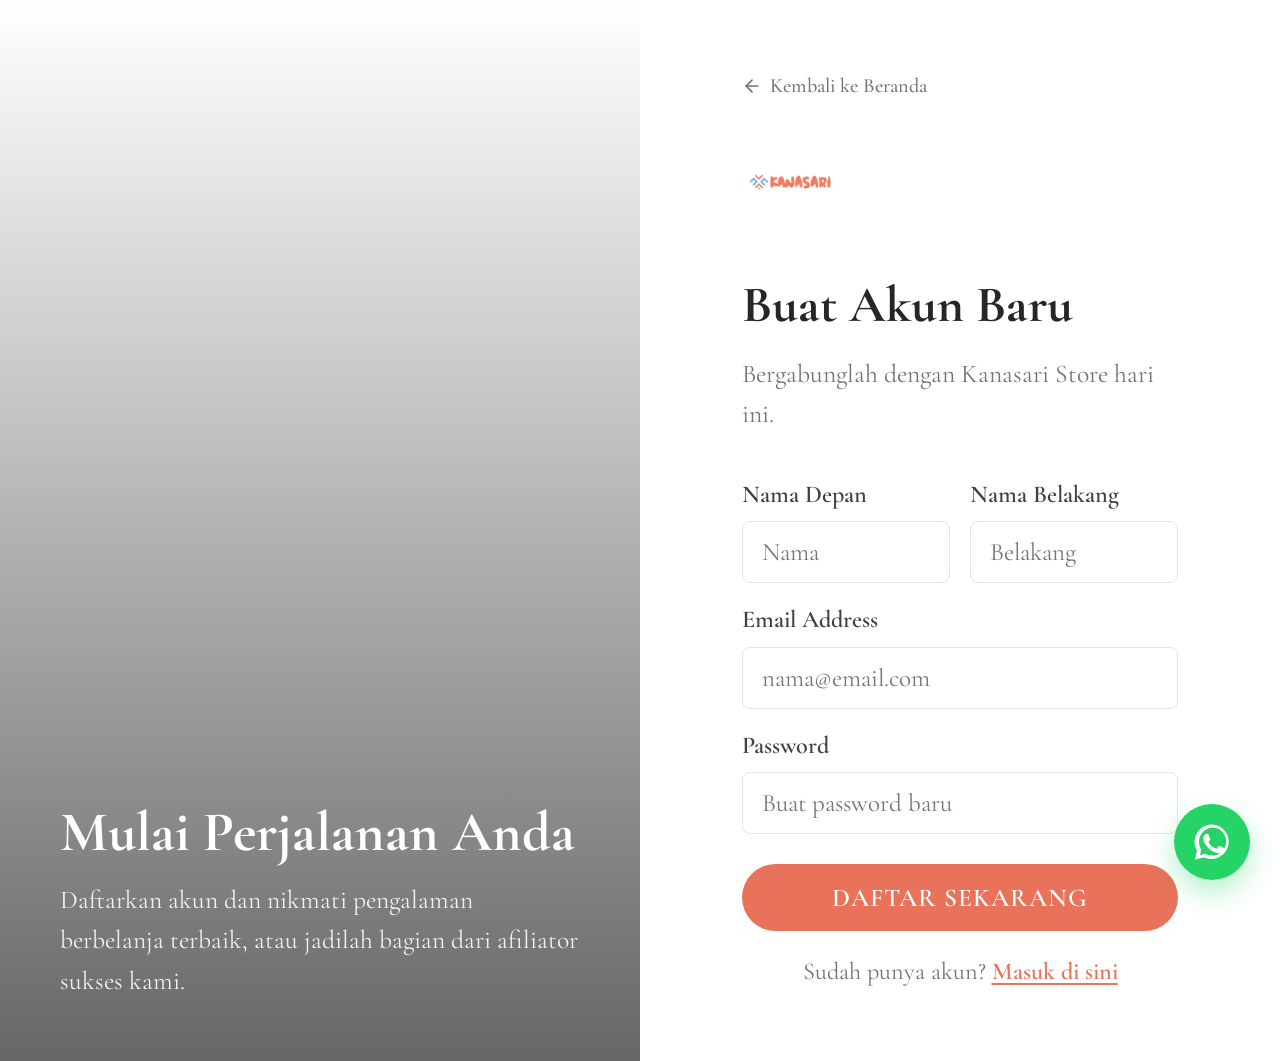
<file: register.html>
<!DOCTYPE html>
<html lang="id">
<head>
  <meta charset="UTF-8" />
  <meta name="viewport" content="width=device-width, initial-scale=1.0" />
  <title>Daftar - Kanasari Store</title>
  <link rel="preconnect" href="https://fonts.googleapis.com" />
  <link rel="preconnect" href="https://fonts.gstatic.com" crossorigin />
  <link href="https://fonts.googleapis.com/css2?family=Cormorant+Garamond:ital,wght@0,300;0,400;0,500;0,600;0,700;1,300;1,400;1,500&family=Cormorant:wght@300;400;500;600;700&display=swap" rel="stylesheet" />
  <link rel="stylesheet" href="assets/css/style.css?v=desktop-plus10a" />
  <style>
    body { margin: 0; padding: 0; overflow-x: hidden; }
    .split-layout {
      display: grid;
      grid-template-columns: 1fr 1fr;
      min-height: 100vh; min-height: 100dvh;
    }
    .split-image {
      background: url('https://images.unsplash.com/photo-1515886657613-9f3515b0c78f?ixlib=rb-4.0.3&auto=format&fit=crop&w=2070&q=80') center/cover no-repeat;
      position: relative;
    }
    .split-image::after {
      content: '';
      position: absolute;
      top: 0; left: 0; right: 0; bottom: 0;
      background: linear-gradient(to top, rgba(0,0,0,0.6), transparent);
    }
    .split-image-text {
      position: absolute;
      bottom: 60px;
      left: 60px;
      right: 60px;
      color: white;
      z-index: 2;
    }
    .split-image-text h2 {
      font-size: 3rem;
      font-family: var(--font-heading);
      margin-bottom: 16px;
      line-height: 1.1;
    }
    .split-image-text p {
      font-size: 1.25rem;
      opacity: 0.9;
    }
    .split-form {
      display: flex;
      flex-direction: column;
      justify-content: center;
      padding: 3.75rem 5rem;
      background: var(--white);
    }
    .auth-logo { height: 100px; margin-bottom: 40px; }
    .auth-title { font-size: 2.5rem; font-weight: 700; margin-bottom: 12px; color: var(--neutral-800); }
    .auth-desc { font-size: 1.25rem; color: var(--neutral-500); margin-bottom: 48px; }
    
    .form-row { display: grid; grid-template-columns: 1fr 1fr; gap: 20px; }
    .form-group { margin-bottom: 24px; }
    .form-label { display: block; font-size: 1.125rem; font-weight: 600; margin-bottom: 10px; color: var(--neutral-700); }
    .form-input { 
      width: 100%; 
      padding: 16px 20px; 
      border: 1.5px solid var(--neutral-200); 
      border-radius: var(--r-md); 
      font-family: var(--font); 
      font-size: 1.125rem; 
      outline: none; 
      transition: border-color 0.2s; 
    }
    .form-input:focus { border-color: var(--primary); }
    
    .auth-btn { 
      width: 100%; 
      padding: 18px; 
      font-size: 1.25rem; 
      border-radius: var(--r-full); 
      background: var(--primary); 
      color: var(--white); 
      font-weight: 600; 
      cursor: pointer; 
      border: none; 
      font-family: var(--font); 
      letter-spacing: 1px; 
      transition: 0.2s; 
      margin-top: 12px;
    }
    .auth-btn:hover { background: var(--primary-dark); transform: translateY(-2px); box-shadow: var(--shadow-md); }
    
    .auth-links { margin-top: 32px; font-size: 1.125rem; color: var(--neutral-500); text-align: center; }
    .auth-links a { color: var(--primary); font-weight: 600; text-decoration: underline; text-underline-offset: 4px; }

    /* Responsive */
    @media (max-width: 1024px) {
      .split-form { padding: 40px 60px; }
      .form-row { grid-template-columns: 1fr; gap: 0; }
    }
        @media (max-width: 768px) {
      body { grid-template-columns: 1fr; }
      .split-layout { grid-template-columns: 1fr; min-height: 100svh; }
      .split-image { display: none; }
      .split-form { width: 100%; max-width: 100%; min-height: 100svh; box-sizing: border-box; padding: clamp(1.25rem, 6vw, 2rem) clamp(0.875rem, 5vw, 2rem); }
    }
  </style>
</head>
<body>
  <div class="split-layout">
    <div class="split-image">
      <div class="split-image-text">
        <h2>Mulai Perjalanan Anda</h2>
        <p>Daftarkan akun dan nikmati pengalaman berbelanja terbaik, atau jadilah bagian dari afiliator sukses kami.</p>
      </div>
    </div>
    <div class="split-form">
      <a href="index.html" style="display: inline-flex; align-items: center; gap: 8px; color: var(--neutral-500); text-decoration: none; font-size: 1rem; font-weight: 500; margin-bottom: 32px; transition: color 0.2s;" onmouseover="this.style.color='var(--primary)'" onmouseout="this.style.color='var(--neutral-500)'">
        <svg width="20" height="20" viewBox="0 0 24 24" fill="none" stroke="currentColor" stroke-width="2" stroke-linecap="round" stroke-linejoin="round"><line x1="19" y1="12" x2="5" y2="12"></line><polyline points="12 19 5 12 12 5"></polyline></svg>
        Kembali ke Beranda
      </a>
      <a href="index.html"><img src="assets/img/logo.png" alt="Kanasari" class="auth-logo" /></a>
      <h1 class="auth-title">Buat Akun Baru</h1>
      <p class="auth-desc">Bergabunglah dengan Kanasari Store hari ini.</p>
      
      <form id="registerForm">
        <div class="form-row">
          <div class="form-group">
            <label class="form-label">Nama Depan</label>
            <input type="text" class="form-input" id="regFirstName" placeholder="Nama" required />
          </div>
          <div class="form-group">
            <label class="form-label">Nama Belakang</label>
            <input type="text" class="form-input" id="regLastName" placeholder="Belakang" />
          </div>
        </div>
        
        <div class="form-group">
          <label class="form-label">Email Address</label>
          <input type="email" class="form-input" id="regEmail" placeholder="nama@email.com" required />
        </div>
        
        <div class="form-group">
          <label class="form-label">Password</label>
          <input type="password" class="form-input" id="regPassword" placeholder="Buat password baru" required />
        </div>

        <button type="submit" class="auth-btn">DAFTAR SEKARANG</button>
      </form>
      
      <div class="auth-links">
        Sudah punya akun? <a href="login.html">Masuk di sini</a>
      </div>
    </div>
  </div>

  <script>
    document.getElementById('registerForm').addEventListener('submit', function(e) {
      e.preventDefault();
      const firstName = document.getElementById('regFirstName').value;
      const email = document.getElementById('regEmail').value;
      
      // Simulasi Registrasi
      localStorage.setItem('kanasari_login_at', String(Date.now()));
      localStorage.setItem('kanasari_user', JSON.stringify({
        name: firstName,
        email: email,
        role: email.includes('affiliate') ? 'affiliate' : 'customer'
      }));
      
      window.location.href = 'index.html';
    });
  </script>

<a class="whatsapp-float" href="https://wa.me/6281234567890?text=Halo%20Kanasari%20Store%2C%20saya%20ingin%20bertanya%20tentang%20produk." target="_blank" rel="noopener" aria-label="Hubungi Kanasari Store via WhatsApp">
  <svg viewBox="0 0 32 32" aria-hidden="true" focusable="false">
    <path d="M16.04 3.2A12.66 12.66 0 0 0 5.1 22.24L3.6 28.8l6.72-1.42A12.65 12.65 0 1 0 16.04 3.2Zm0 2.34a10.31 10.31 0 0 1 8.78 15.72 10.27 10.27 0 0 1-12.98 3.62l-.44-.22-4.1.86.9-4-.28-.46A10.31 10.31 0 0 1 16.04 5.54Zm-4.1 4.58c-.25 0-.66.1-1 .47-.34.38-1.32 1.3-1.32 3.16s1.35 3.66 1.54 3.91c.19.25 2.62 4.2 6.47 5.72 3.2 1.26 3.85 1.01 4.55.95.7-.07 2.25-.92 2.57-1.82.32-.89.32-1.66.22-1.82-.1-.16-.35-.25-.73-.45-.38-.19-2.25-1.11-2.6-1.24-.35-.13-.6-.19-.86.19-.25.38-.98 1.24-1.2 1.49-.22.25-.44.29-.82.1-.38-.19-1.6-.59-3.05-1.88-1.13-1-1.89-2.24-2.11-2.62-.22-.38-.02-.58.17-.77.17-.17.38-.45.57-.67.19-.22.25-.38.38-.64.13-.25.06-.48-.03-.67-.1-.19-.86-2.08-1.18-2.85-.31-.75-.63-.65-.86-.66h-.73Z" />
  </svg>
</a>
</body>
</html>
</file>
<file: assets/css/style.css>
/* =============================================
   KANASARI STORE  Design System v2
   Ref: Mockup Design (Poppins, Coral + Blue)
   ============================================= */

@import url("https://fonts.googleapis.com/css2?family=Cormorant+Garamond:ital,wght@0,300;0,400;0,500;0,600;0,700;1,300;1,400;1,500&display=swap");

/* =============================================
   CSS Variables
   ============================================= */
:root {
  /* Brand */
  --primary: #e8725a;
  --primary-dark: #c9573e;
  --primary-light: #f0967f;
  --primary-pale: #fef0ec;
  --secondary: #3b82f6;
  --secondary-dark: #2563eb;
  --secondary-pale: #eff6ff;

  /* Neutrals */
  --white: #ffffff;
  --neutral-50: #fafafa;
  --neutral-100: #f5f5f5;
  --neutral-200: #e5e5e5;
  --neutral-300: #d4d4d4;
  --neutral-400: #a3a3a3;
  --neutral-500: #737373;
  --neutral-600: #525252;
  --neutral-700: #404040;
  --neutral-800: #262626;
  --neutral-900: #171717;

  /* Success / Warning */
  --success: #22c55e;
  --warning: #f59e0b;
  --danger: #ef4444;

  /* Typography */
  --font: "Cormorant Garamond", Georgia, serif;
  --font-display: "Cormorant Garamond", Georgia, serif;
  --font-heading: "Cormorant Garamond", Georgia, serif;

  /* Spacing */
  --s1: 4px;
  --s2: 8px;
  --s3: 12px;
  --s4: 16px;
  --s5: 20px;
  --s6: 24px;
  --s8: 32px;
  --s10: 40px;
  --s12: 48px;
  --s16: 64px;
  --s20: 80px;

  /* Border Radius */
  --r-sm: 4px;
  --r-md: 8px;
  --r-lg: 12px;
  --r-xl: 16px;
  --r-2xl: 20px;
  --r-full: 9999px;

  /* Shadows */
  --shadow-sm: 0 1px 2px rgba(0, 0, 0, 0.06);
  --shadow-md: 0 4px 12px rgba(0, 0, 0, 0.08);
  --shadow-lg: 0 8px 24px rgba(0, 0, 0, 0.1);
  --shadow-xl: 0 16px 48px rgba(0, 0, 0, 0.12);
  --shadow-primary: 0 4px 16px rgba(232, 114, 90, 0.35);

  /* Transitions */
  --ease: cubic-bezier(0.25, 0.46, 0.45, 0.94);
  --ease-spring: cubic-bezier(0.34, 1.56, 0.64, 1);
  --t-fast: 150ms;
  --t-base: 250ms;
  --t-slow: 400ms;

  /* Layout */
  --max-w: 1440px;
  --nav-h: 140px;
}

/* =============================================
   Reset
   ============================================= */
*,
*::before,
*::after {
  box-sizing: border-box;
  margin: 0;
  padding: 0;
}
html {
  scroll-behavior: smooth;
  font-size: 19.2px;
}
body {
  font-family: var(--font);
  font-size: 1rem;
  color: var(--neutral-700);
  background: var(--white);
  line-height: 1.65;
  -webkit-font-smoothing: antialiased;
  font-weight: 400;
}
img {
  max-width: 100%;
  height: auto;
  display: block;
}
a {
  color: inherit;
  text-decoration: none;
}
button {
  cursor: pointer;
  border: none;
  background: none;
  font-family: inherit;
}
ul,
ol {
  list-style: none;
}
input,
select,
textarea {
  font-family: inherit;
}
address {
  font-style: normal;
}

/* =============================================
   Utilities
   ============================================= */
.container {
  width: 100%;
  max-width: var(--max-w);
  margin: 0 auto;
  padding: 0 40px;
}
.section {
  padding: var(--s12) 0;
}
.section-sm {
  padding: var(--s8) 0;
}
.visually-hidden {
  position: absolute;
  width: 1px;
  height: 1px;
  overflow: hidden;
  clip: rect(0, 0, 0, 0);
}

/* Section Header */
.section-header {
  display: flex;
  align-items: center;
  justify-content: space-between;
  margin-bottom: var(--s6);
}
.section-title {
  font-size: 40.6px;
  font-weight: 700;
  color: var(--neutral-800);
  letter-spacing: 0.01em;
}
.section-title span {
  color: var(--primary);
}
.see-all {
  font-size: 23.4px;
  font-weight: 500;
  letter-spacing: 0.04em;
  color: var(--primary);
  display: flex;
  align-items: center;
  gap: 4px;
  transition: gap var(--t-fast);
}
.see-all:hover {
  gap: 8px;
}

/* =============================================
   Buttons
   ============================================= */
.btn {
  display: inline-flex;
  align-items: center;
  justify-content: center;
  gap: var(--s2);
  padding: 11px 28px;
  border-radius: var(--r-full);
  font-family: var(--font);
  font-size: 25px;
  font-weight: 600;
  letter-spacing: 0.08em;
  text-transform: uppercase;
  cursor: pointer;
  transition: all var(--t-base) var(--ease);
  white-space: nowrap;
}
.btn-primary {
  background: var(--primary);
  color: var(--white);
  border: 2px solid var(--primary);
  box-shadow: var(--shadow-primary);
}
.btn-primary:hover {
  background: var(--primary-dark);
  border-color: var(--primary-dark);
  transform: translateY(-1px);
}
.btn-outline {
  background: transparent;
  color: var(--primary);
  border: 2px solid var(--primary);
}
.btn-outline:hover {
  background: var(--primary);
  color: var(--white);
}
.btn-white {
  background: var(--white);
  color: var(--primary);
  border: 2px solid var(--white);
}
.btn-white:hover {
  background: var(--primary-pale);
}
.btn-sm {
  padding: 7px 16px;
  font-size: 20.3px;
}
.btn-lg {
  padding: 14px 32px;
  font-size: 25px;
}
.btn-icon {
  width: 40px;
  height: 40px;
  padding: 0;
  border-radius: var(--r-full);
  display: inline-flex;
  align-items: center;
  justify-content: center;
}
.btn svg {
  width: 16px;
  height: 16px;
  stroke-width: 2;
}

/* =============================================
   Announcement Bar
   ============================================= */
.announcement-bar {
  background: var(--neutral-800);
  color: var(--white);
  text-align: center;
  padding: 8px var(--s4);
  font-size: 18.7px;
  font-weight: 400;
  letter-spacing: 0.02em;
}
.announcement-bar a {
  color: var(--primary-light);
  font-weight: 600;
  margin-left: 8px;
  text-decoration: underline;
  text-underline-offset: 2px;
}

/* =============================================
   NAVBAR  Static (non-floating)
   ============================================= */
#navbar {
  background: var(--white);
  border-bottom: 1px solid var(--neutral-200);
  position: sticky;
  top: 0;
  z-index: 500;
  box-shadow: var(--shadow-sm);
}

.nav-inner {
  height: var(--nav-h);
  display: flex;
  align-items: center;
  gap: var(--s6);
}

/* Logo */
.nav-logo {
  display: flex;
  align-items: center;
  gap: var(--s2);
  flex-shrink: 0;
  text-decoration: none;
}
.nav-logo img {
  height: 135px;
  width: auto;
  object-fit: contain;
}

/* Nav Links (desktop) */
.nav-links {
  display: flex;
  align-items: center;
  justify-content: center;
  gap: var(--s8);
  flex: 1;
}
.nav-link {
  font-size: 20px;
  font-weight: 500;
  letter-spacing: 0.04em;
  color: var(--neutral-600);
  transition: color var(--t-fast);
  position: relative;
  padding: 4px 0;
  white-space: nowrap;
}
.nav-link::after {
  content: "";
  position: absolute;
  bottom: 0;
  left: 0;
  width: 0;
  height: 2px;
  background: var(--primary);
  border-radius: var(--r-full);
  transition: width var(--t-base) var(--ease);
}
.nav-link:hover,
.nav-link.active {
  color: var(--primary);
}
.nav-link:hover::after,
.nav-link.active::after {
  width: 100%;
}

/* Search Bar */
.nav-search {
  flex: 1;
  max-width: 340px;
  position: relative;
}
.nav-search input {
  width: 100%;
  height: 48px;
  padding: 0 46px 0 20px;
  border: 1.5px solid var(--neutral-200);
  border-radius: var(--r-full);
  font-family: var(--font);
  font-size: 19px;
  color: var(--neutral-700);
  background: var(--neutral-50);
  outline: none;
  transition: border-color var(--t-fast);
}
.nav-search input:focus {
  border-color: var(--primary);
  background: var(--white);
}
.nav-search input::placeholder {
  color: var(--neutral-400);
}
.nav-search-btn {
  position: absolute;
  right: 4px;
  top: 50%;
  transform: translateY(-50%);
  width: 30px;
  height: 30px;
  border-radius: var(--r-full);
  background: var(--primary);
  color: var(--white);
  display: flex;
  align-items: center;
  justify-content: center;
  transition: background var(--t-fast);
}
.nav-search-btn:hover {
  background: var(--primary-dark);
}
.nav-search-btn svg {
  width: 14px;
  height: 14px;
  stroke-width: 2.5;
}

/* Nav Actions */
.nav-actions {
  display: flex;
  align-items: center;
  gap: var(--s1);
  flex-shrink: 0;
}
.nav-action-btn {
  min-width: 40px;
  height: 40px;
  padding: 0 10px;
  display: flex;
  align-items: center;
  justify-content: center;
  border-radius: var(--r-lg);
  color: var(--neutral-600);
  transition: all var(--t-fast);
  position: relative;
  white-space: nowrap;
}
.nav-action-btn:hover {
  color: var(--primary);
  background: var(--primary-pale);
}
.nav-action-btn svg {
  width: 20px;
  height: 20px;
  stroke-width: 1.75;
}
.nav-badge {
  position: absolute;
  top: 4px;
  right: 4px;
  min-width: 16px;
  height: 16px;
  padding: 0 4px;
  background: var(--primary);
  color: var(--white);
  font-size: 15.6px;
  font-weight: 700;
  border-radius: var(--r-full);
  display: flex;
  align-items: center;
  justify-content: center;
  line-height: 1;
}

/* Mobile Toggle */
.nav-toggle {
  display: none;
  width: 40px;
  height: 40px;
  align-items: center;
  justify-content: center;
  border-radius: var(--r-md);
  color: var(--neutral-700);
}
.hamburger {
  width: 20px;
  display: flex;
  flex-direction: column;
  gap: 5px;
}
.hamburger span {
  display: block;
  height: 2px;
  background: currentColor;
  border-radius: 2px;
  transition: all var(--t-base) var(--ease);
}
.hamburger.open span:nth-child(1) {
  transform: rotate(45deg) translateY(9px);
}
.hamburger.open span:nth-child(2) {
  opacity: 0;
}
.hamburger.open span:nth-child(3) {
  transform: rotate(-45deg) translateY(-9px);
}

/* Mobile Menu */
.nav-mobile {
  position: fixed;
  top: var(--nav-h);
  left: 0;
  right: 0;
  background: var(--white);
  border-bottom: 1px solid var(--neutral-200);
  box-shadow: var(--shadow-lg);
  padding: var(--s4) var(--s6);
  transform: translateY(-110%);
  opacity: 0;
  transition: all var(--t-slow) var(--ease);
  z-index: 499;
}
.nav-mobile.open {
  transform: translateY(0);
  opacity: 1;
}
.nav-mobile-links {
  display: flex;
  flex-direction: column;
  gap: var(--s2);
}
.nav-mobile-link {
  font-size: 23.4px;
  font-weight: 500;
  color: var(--neutral-700);
  padding: var(--s3) 0;
  border-bottom: 1px solid var(--neutral-100);
  transition: color var(--t-fast);
}
.nav-mobile-link:hover {
  color: var(--primary);
}

/* =============================================
   HERO SECTION
   ============================================= */
#hero {
  background: var(--primary-pale);
  position: relative;
  overflow: hidden;
  min-height: 480px;
}

.hero-inner {
  display: grid;
  grid-template-columns: 1fr 600px;
  align-items: center;
  min-height: 520px;
  gap: var(--s10);
  position: relative;
  z-index: 1;
}

.hero-content {
  padding: var(--s10) 0;
}

.hero-badge {
  display: inline-flex;
  align-items: center;
  gap: var(--s2);
  background: var(--white);
  color: var(--primary);
  font-size: 18.7px;
  font-weight: 600;
  padding: 5px 14px;
  border-radius: var(--r-full);
  margin-bottom: var(--s4);
  box-shadow: var(--shadow-sm);
}
.hero-badge::before {
  content: "";
  width: 6px;
  height: 6px;
  background: var(--primary);
  border-radius: var(--r-full);
  animation: blink 2s infinite;
}
@keyframes blink {
  0%,
  100% {
    opacity: 1;
  }
  50% {
    opacity: 0.4;
  }
}

.hero-title {
  font-size: clamp(56.2px, 7.8vw, 87.4px);
  font-weight: 700;
  color: var(--neutral-800);
  line-height: 1.15;
  letter-spacing: -0.01em;
  margin-bottom: var(--s4);
}
.hero-title .accent {
  color: var(--primary);
  font-style: italic;
}

.hero-desc {
  font-size: 29.6px;
  color: var(--neutral-500);
  line-height: 1.7;
  max-width: 440px;
  margin-bottom: var(--s6);
  font-weight: 300;
}

.hero-actions {
  display: flex;
  align-items: center;
  gap: var(--s3);
  flex-wrap: wrap;
}

.hero-image-wrap {
  position: relative;
  display: flex;
  justify-content: flex-end;
  align-items: flex-end;
  height: 480px;
}
.hero-image {
  height: 100%;
  width: auto;
  object-fit: contain;
  object-position: bottom center;
  max-width: 100%;
  filter: drop-shadow(0 8px 32px rgba(0, 0, 0, 0.12));
}

/* Hero background decoration */
#hero::before {
  content: "";
  position: absolute;
  right: -80px;
  top: -80px;
  width: 500px;
  height: 500px;
  background: radial-gradient(
    circle,
    rgba(232, 114, 90, 0.15),
    transparent 70%
  );
  pointer-events: none;
}
#hero::after {
  content: "";
  position: absolute;
  left: 30%;
  bottom: 0;
  width: 300px;
  height: 300px;
  background: radial-gradient(
    circle,
    rgba(59, 130, 246, 0.08),
    transparent 70%
  );
  pointer-events: none;
}

/* =============================================
   FEATURES ROW
   ============================================= */
#features {
  background: var(--white);
  border-bottom: 1px solid var(--neutral-100);
  padding: var(--s6) 0;
}

.features-grid {
  display: grid;
  grid-template-columns: repeat(4, 1fr);
  gap: var(--s5);
}

.feature-item {
  display: flex;
  align-items: center;
  gap: var(--s3);
  padding: var(--s4);
  border-radius: var(--r-xl);
  border: 1.5px solid var(--neutral-100);
  transition:
    border-color var(--t-base),
    box-shadow var(--t-base);
}
.feature-item:hover {
  border-color: var(--primary-pale);
  box-shadow: var(--shadow-md);
}

.feature-icon {
  width: 44px;
  height: 44px;
  border-radius: var(--r-lg);
  background: var(--primary-pale);
  display: flex;
  align-items: center;
  justify-content: center;
  flex-shrink: 0;
  color: var(--primary);
}
.feature-icon svg {
  width: 22px;
  height: 22px;
  stroke-width: 1.75;
}

.feature-text {
}
.feature-title {
  font-size: 25px;
  font-weight: 700;
  color: var(--neutral-800);
  letter-spacing: 0.02em;
}
.feature-desc {
  font-size: 21.8px;
  color: var(--neutral-400);
  margin-top: 1px;
  font-weight: 300;
}

/* =============================================
   CATEGORIES
   ============================================= */
#categories {
  background: var(--white);
}

.categories-scroll {
  display: flex;
  gap: var(--s8);
  justify-content: center;
  overflow-x: auto;
  padding-bottom: var(--s2);
  scrollbar-width: none;
}
.categories-scroll::-webkit-scrollbar {
  display: none;
}

.category-item {
  display: flex;
  flex-direction: column;
  align-items: center;
  gap: var(--s3);
  flex-shrink: 0;
  cursor: pointer;
}
.category-item:hover .category-img-wrap {
  border-color: var(--primary);
}
.category-item:hover .category-name {
  color: var(--primary);
}

.category-img-wrap {
  width: 160px;
  height: 160px;
  border-radius: var(--r-full);
  overflow: hidden;
  border: 3px solid var(--neutral-200);
  transition: border-color var(--t-base);
  background: var(--neutral-100);
  flex-shrink: 0;
}
.category-img {
  width: 100%;
  height: 100%;
  object-fit: cover;
  transition: transform var(--t-slow) var(--ease);
}
.category-item:hover .category-img {
  transform: scale(1.08);
}

.category-name {
  font-size: 19.5px;
  font-weight: 600;
  color: var(--neutral-700);
  text-align: center;
  transition: color var(--t-fast);
}

/* =============================================
   PRODUCT GRID
   ============================================= */
#products {
  background: var(--neutral-50);
}

.product-filter-tabs {
  display: flex;
  gap: var(--s2);
  margin-bottom: var(--s6);
  flex-wrap: wrap;
}
.filter-tab {
  padding: 8px 20px;
  border-radius: var(--r-full);
  font-size: 23.4px;
  font-weight: 500;
  letter-spacing: 0.04em;
  color: var(--neutral-500);
  border: 1.5px solid var(--neutral-200);
  background: var(--white);
  transition: all var(--t-base);
  cursor: pointer;
}
.filter-tab:hover {
  border-color: var(--primary);
  color: var(--primary);
}
.filter-tab.active {
  background: var(--primary);
  color: var(--white);
  border-color: var(--primary);
}

.products-grid {
  display: grid;
  grid-template-columns: repeat(auto-fill, minmax(240px, 1fr));
  gap: var(--s5);
}

/* Product Card */
.product-card {
  background: var(--white);
  border-radius: var(--r-xl);
  overflow: hidden;
  border: 1.5px solid var(--neutral-100);
  transition: all var(--t-base) var(--ease);
  cursor: pointer;
  position: relative;
}
.product-card:hover {
  border-color: var(--primary-pale);
  box-shadow: var(--shadow-lg);
  transform: translateY(-4px);
}

.product-card-img-wrap {
  position: relative;
  aspect-ratio: 3/4;
  background: var(--neutral-100);
  overflow: hidden;
}
.product-card-img {
  width: 100%;
  height: 100%;
  object-fit: cover;
  transition: transform var(--t-slow) var(--ease);
}
.product-card:hover .product-card-img {
  transform: scale(1.05);
}

/* Badges */
.product-badges {
  position: absolute;
  top: var(--s3);
  left: var(--s3);
  display: flex;
  flex-direction: column;
  gap: var(--s1);
  z-index: 1;
}
.badge {
  display: inline-block;
  padding: 2px 8px;
  border-radius: var(--r-full);
  font-size: 15.6px;
  font-weight: 700;
  line-height: 1.5;
  text-transform: uppercase;
}
.badge-new {
  background: var(--neutral-800);
  color: var(--white);
}
.badge-sale {
  background: var(--danger);
  color: var(--white);
}
.badge-best {
  background: var(--primary);
  color: var(--white);
}

/* Hover actions */
.product-card-actions {
  position: absolute;
  top: var(--s3);
  right: var(--s3);
  display: flex;
  flex-direction: column;
  gap: var(--s2);
  opacity: 0;
  transform: translateX(8px);
  transition: all var(--t-base) var(--ease);
  z-index: 1;
}
.product-card:hover .product-card-actions {
  opacity: 1;
  transform: translateX(0);
}
.card-action-btn {
  width: 32px;
  height: 32px;
  background: var(--white);
  border-radius: var(--r-full);
  display: flex;
  align-items: center;
  justify-content: center;
  color: var(--neutral-500);
  box-shadow: var(--shadow-md);
  transition: all var(--t-fast) var(--ease-spring);
}
.card-action-btn:hover {
  background: var(--primary);
  color: var(--white);
  transform: scale(1.1);
}
.card-action-btn svg {
  width: 14px;
  height: 14px;
  stroke-width: 2;
}

/* Quick Add to Cart */
.product-quick-add {
  position: absolute;
  bottom: 0;
  left: 0;
  right: 0;
  background: var(--neutral-800);
  color: var(--white);
  text-align: center;
  padding: 10px;
  font-size: 18.7px;
  font-weight: 600;
  letter-spacing: 0.04em;
  transform: translateY(100%);
  transition: transform var(--t-base) var(--ease);
  cursor: pointer;
}
.product-card:hover .product-quick-add {
  transform: translateY(0);
}
.product-quick-add:hover {
  background: var(--primary);
}

/* Card Info */
.product-card-info {
  padding: var(--s3) var(--s4) var(--s4);
}
.product-card-cat {
  font-size: 18.7px;
  font-weight: 600;
  color: var(--primary);
  text-transform: uppercase;
  letter-spacing: 0.1em;
  margin-bottom: 4px;
}
.product-card-name {
  font-size: 28.1px;
  font-weight: 600;
  color: var(--neutral-800);
  line-height: 1.35;
  margin-bottom: var(--s2);
  display: -webkit-box;
  -webkit-line-clamp: 2;
  -webkit-box-orient: vertical;
  overflow: hidden;
  letter-spacing: 0.01em;
}
.product-card-rating {
  display: flex;
  align-items: center;
  gap: 4px;
  margin-bottom: var(--s2);
}
.stars {
  display: flex;
  gap: 1px;
}
.stars svg {
  width: 12px;
  height: 12px;
  fill: var(--warning);
  color: var(--warning);
}
.rating-count {
  font-size: 20.3px;
  color: var(--neutral-400);
  font-weight: 400;
}
.product-card-price {
  display: flex;
  flex-direction: column;
  align-items: flex-start;
  gap: 2px;
  line-height: 1.2;
}
.price-main {
  font-size: 29.6px;
  font-weight: 700;
  color: var(--primary);
}
.price-original {
  font-size: 23.4px;
  font-weight: 400;
  color: var(--neutral-800);
  text-decoration: line-through;
}

/* Products Load More */
.products-loadmore {
  text-align: center;
  margin-top: var(--s8);
}

/* =============================================
   AFFILIATE BANNER
   ============================================= */
#affiliate-banner {
  background: linear-gradient(135deg, var(--primary) 0%, #c94b2a 100%);
  color: var(--white);
  overflow: hidden;
  position: relative;
}

.affiliate-banner-inner {
  display: grid;
  grid-template-columns: 1fr 380px;
  align-items: center;
  gap: var(--s8);
  padding: var(--s10) 0;
  position: relative;
  z-index: 1;
}

#affiliate-banner::before {
  content: "";
  position: absolute;
  right: 200px;
  top: -60px;
  width: 300px;
  height: 300px;
  border-radius: var(--r-full);
  background: rgba(255, 255, 255, 0.06);
  pointer-events: none;
}
#affiliate-banner::after {
  content: "";
  position: absolute;
  left: 40%;
  bottom: -80px;
  width: 220px;
  height: 220px;
  border-radius: var(--r-full);
  background: rgba(255, 255, 255, 0.04);
  pointer-events: none;
}

.affiliate-banner-tag {
  display: inline-block;
  background: rgba(255, 255, 255, 0.2);
  color: var(--white);
  font-size: 17.2px;
  font-weight: 700;
  letter-spacing: 0.1em;
  text-transform: uppercase;
  padding: 4px 14px;
  border-radius: var(--r-full);
  margin-bottom: var(--s4);
  border: 1px solid rgba(255, 255, 255, 0.3);
}
.affiliate-banner-title {
  font-size: clamp(40.6px, 5.5vw, 62.4px);
  font-weight: 700;
  line-height: 1.2;
  margin-bottom: var(--s3);
  letter-spacing: 0.01em;
}
.affiliate-banner-desc {
  font-size: 28.1px;
  opacity: 0.88;
  margin-bottom: var(--s6);
  line-height: 1.65;
  font-weight: 300;
}

.affiliate-banner-steps {
  display: grid;
  grid-template-columns: repeat(3, 1fr);
  gap: var(--s4);
  margin-top: var(--s8);
}
.affiliate-step-item {
  display: flex;
  align-items: flex-start;
  gap: var(--s3);
}
.step-num {
  width: 36px;
  height: 36px;
  background: rgba(255, 255, 255, 0.2);
  border: 1px solid rgba(255, 255, 255, 0.3);
  border-radius: var(--r-lg);
  display: flex;
  align-items: center;
  justify-content: center;
  font-size: 25px;
  font-weight: 800;
  flex-shrink: 0;
}
.step-body-title {
  font-size: 23.4px;
  font-weight: 700;
  margin-bottom: 2px;
  letter-spacing: 0.02em;
}
.step-body-desc {
  font-size: 21.8px;
  opacity: 0.75;
  line-height: 1.45;
  font-weight: 300;
}

.affiliate-banner-image {
  display: flex;
  justify-content: center;
  align-items: center;
}
.affiliate-banner-image img {
  max-height: 240px;
  object-fit: contain;
  filter: drop-shadow(0 8px 24px rgba(0, 0, 0, 0.2));
}

/* =============================================
   NEWSLETTER
   ============================================= */
#newsletter {
  background: var(--neutral-800);
  color: var(--white);
  padding: var(--s10) 0;
}
.newsletter-inner {
  display: flex;
  align-items: center;
  justify-content: space-between;
  gap: var(--s8);
}
.newsletter-content {
}
.newsletter-title {
  font-size: 40.6px;
  font-weight: 700;
  margin-bottom: var(--s2);
  letter-spacing: 0.01em;
}
.newsletter-desc {
  margin: 0 auto;
  max-width: 340px;
}
.newsletter-form {
  display: flex;
  background: var(--white);
  padding: 6px;
  border-radius: var(--r-full);
  max-width: 480px;
  width: 100%;
}
.newsletter-input { text-overflow: ellipsis; 
  flex: 1;
  border: none;
  background: transparent;
  padding: 12px 24px;
  font-family: var(--font);
  font-size: 15px;
  color: var(--neutral-800);
  outline: none;
}
.newsletter-btn {
  background: var(--primary);
  color: var(--white);
  border: none;
  padding: 12px 32px;
  border-radius: var(--r-full);
  font-weight: 600;
  cursor: pointer;
  transition: background 0.2s;
}
.newsletter-btn:hover {
  background: var(--primary-dark);
}



/* =============================================
   FOOTER
   ============================================= */

@media (max-width: 768px) { #footer { padding-bottom: 80px !important; } }
.footer-grid { display: grid; grid-template-columns: 2fr 1fr 1fr 1fr; gap: 20px; margin-bottom: 40px; }
.footer-logo-wrap { display: flex; align-items: center; gap: 12px; margin-bottom: 20px; }
.footer-logo-wrap img { height: 40px; }
.footer-logo-name { font-family: var(--font-heading); font-size: 24px; font-weight: 700; color: var(--primary); letter-spacing: 0.1em; }
.footer-desc { color: var(--neutral-600); margin-bottom: 24px; font-size: 15px; max-width: 320px; line-height: 1.5; }
.footer-socials { display: flex; gap: 12px; }
.footer-social { width: 40px; height: 40px; border-radius: 50%; background: var(--white); border: 1px solid var(--neutral-200); display: flex; align-items: center; justify-content: center; color: var(--neutral-600); transition: all 0.2s; }
.footer-social:hover { background: var(--primary); color: var(--white); border-color: var(--primary); }
.footer-social svg { width: 18px; height: 18px; }
.footer-col-title { font-family: var(--font-heading); font-size: 18px; font-weight: 700; margin-bottom: 24px; color: var(--neutral-900); }
.footer-links { list-style: none; padding: 0; margin: 0; display: flex; flex-direction: column; gap: 6px; }
.footer-link { color: var(--neutral-600); text-decoration: none; transition: color 0.2s; font-size: 15px; line-height: 1.2; }
.footer-link:hover { color: var(--primary); }
.footer-bottom { display: flex; justify-content: space-between; align-items: center; padding-top: 24px; border-top: 1px solid var(--neutral-200); }
.footer-copy { color: var(--neutral-500); font-size: 14px; }
.footer-payments { display: flex; gap: 12px; }
.footer-payments svg { height: 24px; width: auto; color: var(--neutral-400); }

/* =============================================
   CART SIDEBAR
   ============================================= */
.cart-overlay { position: fixed; top: 0; left: 0; width: 100vw; bottom: 0; background: rgba(0, 0, 0, 0.5); z-index: 1999; opacity: 0; visibility: hidden; transition: all 0.3s; }
.cart-overlay.active { opacity: 1; visibility: visible; }
.cart-sidebar { position: fixed; top: 0; right: -100%; width: 400px; max-width: 100vw; bottom: 0; background: var(--white); z-index: 2000; display: flex; flex-direction: column; transition: right 0.3s ease-in-out; box-shadow: -5px 0 30px rgba(0,0,0,0.1); }
.cart-sidebar.open { right: 0; }
.cart-header { padding: 24px; border-bottom: 1px solid var(--neutral-100); display: flex; justify-content: space-between; align-items: center; }
.cart-title { font-size: 20px; font-weight: 700; }
.cart-close { width: 36px; height: 36px; border-radius: 50%; border: 1px solid var(--neutral-200); display: flex; align-items: center; justify-content: center; background: transparent; cursor: pointer; transition: all 0.2s; }
.cart-close:hover { background: var(--neutral-100); }
.cart-close svg { width: 20px; height: 20px; }
.cart-body { flex: 1; overflow-y: auto; padding: 24px; padding-bottom: 120px; display: flex; flex-direction: column; gap: 24px; }
.cart-item { display: flex; gap: 16px; }
.cart-item-img { width: 80px; height: 100px; object-fit: cover; border-radius: var(--r-md); }
.cart-item-info { flex: 1; }
.cart-item-name { font-size: 14px; font-weight: 600; margin-bottom: 4px; }
.cart-item-variant { font-size: 12px; color: var(--neutral-500); margin-bottom: 8px; }
.cart-item-price { font-size: 15px; font-weight: 700; color: var(--primary); }
.cart-item-qty { display: flex; align-items: center; gap: 8px; margin-top: 8px; }
.qty-btn { width: 36px; height: 36px; font-size: 1.4rem; border-radius: 50%; border: 1px solid var(--neutral-200); background: transparent; display: flex; align-items: center; justify-content: center; cursor: pointer; }
.qty-btn:hover { border-color: var(--primary); color: var(--primary); }
.qty-val { font-size: 1.25rem; font-weight: 600; min-width: 20px; text-align: center; }
.cart-item-remove { background: transparent; border: none; color: var(--neutral-400); cursor: pointer; padding: 4px; }
.cart-item-remove:hover { color: var(--danger); }
.cart-item-remove svg { width: 20px; height: 20px; }
.cart-footer { padding: 24px; border-top: 1px solid var(--neutral-100); }
.cart-subtotal { display: flex; justify-content: space-between; align-items: center; margin-bottom: 12px; }
.cart-subtotal-label { color: var(--neutral-500); }
.cart-subtotal-value { font-size: 18px; font-weight: 700; }
.cart-note { font-size: 12px; color: var(--neutral-400); margin-bottom: 16px; }
.cart-checkout-btn { width: 100%; padding: 16px; border-radius: var(--r-full); background: var(--primary); color: var(--white); border: none; font-weight: 600; font-size: 16px; cursor: pointer; }

/* =============================================
   TOAST NOTIFICATION
   ============================================= */
.toast { position: fixed; bottom: 24px; left: 50%; transform: translateX(-50%) translateY(100px); background: var(--neutral-900); color: var(--white); padding: 12px 24px; border-radius: var(--r-full); display: flex; align-items: center; gap: 12px; z-index: 3000; opacity: 0; transition: all 0.3s; }
.toast.show { transform: translateX(-50%) translateY(0); opacity: 1; }
.toast-check { width: 20px; height: 20px; background: var(--success); border-radius: 50%; display: flex; align-items: center; justify-content: center; flex-shrink: 0; }
.toast-check svg { width: 12px; height: 12px; stroke-width: 3; color: var(--white); }

/* =============================================
   SCROLL REVEAL
   ============================================= */
[data-reveal] { opacity: 0; transform: translateY(20px); transition: opacity .55s var(--ease), transform .55s var(--ease); }
[data-reveal].revealed { opacity: 1; transform: translateY(0); }
[data-reveal][data-delay="1"] { transition-delay: .1s; }
[data-reveal][data-delay="2"] { transition-delay: .2s; }
[data-reveal][data-delay="3"] { transition-delay: .3s; }
[data-reveal][data-delay="4"] { transition-delay: .4s; }
[data-reveal][data-delay="5"] { transition-delay: .5s; }

/* =============================================
   RESPONSIVE
   ============================================= */
@media (max-width: 1024px) {
  .products-grid { grid-template-columns: repeat(3, 1fr); }
  .footer-grid { grid-template-columns: 1fr 1fr; gap: var(--s8); }
  .affiliate-banner-inner { grid-template-columns: 1fr; text-align: center; }
  .affiliate-banner-image { display: none; }
  .affiliate-banner-steps { grid-template-columns: repeat(3, 1fr); }
}

@media (max-width: 768px) {
  :root { --nav-h: 60px; }
  .nav-links, .nav-search { display: none; }
  .nav-toggle { display: flex; }
  .hero-inner { grid-template-columns: 1fr; min-height: auto; text-align: center; }
  .hero-image-wrap { height: 280px; justify-content: center; }
  .hero-desc { max-width: 100%; }
  .hero-actions { justify-content: center; }
  .features-grid { grid-template-columns: repeat(2, 1fr); }
  .products-grid { grid-template-columns: repeat(2, 1fr); }
  .affiliate-banner-steps { grid-template-columns: 1fr; }
  .newsletter-inner { flex-direction: column; text-align: center; }
  .newsletter-form { max-width: 100%; }
  .newsletter-desc {
  margin: 0 auto;
  max-width: 340px;
}
.newsletter-form {
  display: flex;
  background: var(--white);
  padding: 6px;
  border-radius: var(--r-full);
  max-width: 480px;
  width: 100%;
}
.newsletter-input { text-overflow: ellipsis; 
  flex: 1;
  border: none;
  background: transparent;
  padding: 12px 24px;
  font-family: var(--font);
  font-size: 15px;
  color: var(--neutral-800);
  outline: none;
}
.newsletter-btn {
  background: var(--primary);
  color: var(--white);
  border: none;
  padding: 12px 32px;
  border-radius: var(--r-full);
  font-weight: 600;
  cursor: pointer;
  transition: background 0.2s;
}
.newsletter-btn:hover {
  background: var(--primary-dark);
}
  .footer-grid { grid-template-columns: 1fr; }
  .footer-bottom { flex-direction: column; text-align: center; }
}

@media (max-width: 480px) {
  .container { padding: 0 1rem; }
  .features-grid { grid-template-columns: 1fr; }
  .products-grid { grid-template-columns: 1fr; gap: 1.5rem; }
  .cart-sidebar { width: 100%; }
}

/* Profile Dropdown */
.profile-dropdown-wrap {
position: relative;
display: inline-block;
}
.profile-dropdown-menu {
position: absolute;
top: 120%;
right: 0;
background: var(--white);
border: 1px solid var(--neutral-200);
border-radius: var(--r-md);
box-shadow: var(--shadow-md);
min-width: 200px;
display: flex;
flex-direction: column;
opacity: 0;
visibility: hidden;
transform: translateY(10px);
transition: all var(--t-fast);
z-index: 50;
}
.profile-dropdown-wrap:hover .profile-dropdown-menu,
.profile-dropdown-wrap.active .profile-dropdown-menu {
  opacity: 1;
  visibility: visible;
  transform: translateY(0);
}
.profile-dropdown-item {
  padding: 12px 16px;
  font-size: 16px;
  color: var(--neutral-700);
  text-decoration: none;
  font-family: var(--font);
  display: flex;
  align-items: center;
  gap: 12px;
  transition: background var(--t-fast);
  border-bottom: 1px solid var(--neutral-100);
  cursor: pointer;
}
.profile-dropdown-item:last-child {
  border-bottom: none;
}
.profile-dropdown-item:hover {
  background: var(--neutral-50);
  color: var(--primary);
}
.profile-dropdown-item.text-red {
  color: #ef4444;
}
.profile-dropdown-item.text-red:hover {
  background: #fef2f2;
}



/* =============================================
   RESPONSIVE HARDENING (REVISION)
   ============================================= */
html,
body {
  overflow-x: hidden !important;
  max-width: 100vw;
  width: 100%;
}

body.nav-drawer-open {
  overflow: hidden;
}

@media (max-width: 768px) {
  :root {
    --nav-h: 64px;
  }

  .container {
    padding: 0 16px !important;
  }

  .section,
  .section-sm {
    padding: 36px 0;
  }

  .announcement-bar {
    font-size: 0.75rem !important;
    line-height: 1.45;
    padding: 7px 12px;
  }

  .nav-inner {
    display: flex !important;
    justify-content: space-between !important;
    gap: 8px !important;
    height: var(--nav-h);
    min-width: 0;
  }

  .nav-logo {
    min-width: 0;
  }

  .nav-logo img {
    height: auto !important;
    max-height: 57px !important;
    max-width: 177px;
  }

  .nav-links,
  .nav-search {
    display: none !important;
  }

  .nav-actions {
    gap: 4px !important;
  }

  .nav-action-btn,
  .nav-toggle {
    width: 38px;
    min-width: 38px;
    height: 38px;
    padding: 0;
  }

  .nav-action-btn svg {
    width: 19px;
    height: 19px;
  }

  .nav-toggle {
    display: flex !important;
  }

  .nav-mobile {
    display: block !important;
    position: fixed !important;
    top: 0 !important;
    left: auto !important;
    right: -100% !important;
    bottom: 0 !important;
    width: min(84vw, 320px) !important;
    max-width: 320px !important;
    height: 100dvh !important;
    background: var(--white) !important;
    padding: 82px 22px 24px !important;
    box-shadow: -10px 0 28px rgba(0, 0, 0, 0.16) !important;
    transform: none !important;
    opacity: 1 !important;
    overflow-y: auto;
    transition: right 0.3s var(--ease) !important;
    z-index: 1000 !important;
  }

  .nav-mobile.open {
    right: 0 !important;
  }

  .nav-mobile-links {
    display: flex !important;
    flex-direction: column !important;
    gap: 4px !important;
  }

  .nav-mobile-link {
    display: block !important;
    padding: 14px 0 !important;
    border-bottom: 1px solid var(--neutral-100) !important;
    font-size: 1rem !important;
    line-height: 1.35;
  }

  .hero-inner {
    grid-template-columns: 1fr !important;
    gap: 12px;
    min-height: auto;
    text-align: center;
  }

  .hero-content {
    padding: 34px 0 8px;
  }

  .hero-title,
  h1,
  h2,
  .section-title {
    font-size: clamp(1.65rem, 8vw, 2rem) !important;
    line-height: 1.2 !important;
    letter-spacing: 0 !important;
  }

  .hero-desc,
  .newsletter-desc,
  .affiliate-banner-desc,
  .footer-desc {
    font-size: 0.95rem !important;
    line-height: 1.65;
  }

  .btn,
  .btn-lg,
  .newsletter-btn {
    min-height: 42px;
    padding: 10px 16px;
    font-size: 0.78rem !important;
    letter-spacing: 0.04em;
    white-space: normal;
    text-align: center;
  }

  .hero-image-wrap {
    height: clamp(220px, 68vw, 320px) !important;
    justify-content: center;
  }

  .section-header {
    align-items: flex-start;
    gap: 10px;
    margin-bottom: 18px;
  }

  .see-all,
  .filter-tab {
    font-size: 0.85rem !important;
  }

  .product-filter-tabs {
    gap: 8px;
    margin-bottom: 18px;
  }

  .filter-tab {
    padding: 7px 12px;
  }

  .products-grid {
    grid-template-columns: repeat(2, minmax(0, 1fr)) !important;
    gap: 10px !important;
  }

  .product-card {
    border-radius: var(--r-md);
  }

  .product-card-info {
    padding: 10px !important;
  }

  .product-card-cat {
    font-size: 0.65rem !important;
    margin-bottom: 3px;
  }

  .product-card-name {
    font-size: 0.9rem !important;
    line-height: 1.35;
    margin-bottom: 6px;
  }

  .product-card-rating,
  .stars,
  .rating-count {
    font-size: 0.72rem !important;
  }

  .product-card-price {
    gap: 4px;
    flex-wrap: wrap;
  }

  .price-main {
    font-size: 0.95rem !important;
  }

  .price-original {
    font-size: 0.72rem !important;
  }

  .badge {
    font-size: 0.58rem !important;
    padding: 2px 6px;
  }

  .product-badges {
    top: 7px;
    left: 7px;
  }

  .product-card-actions {
    top: 7px;
    right: 7px;
    opacity: 1;
    transform: none;
  }

  .card-action-btn {
    width: 28px;
    height: 28px;
  }

  .product-quick-add {
    position: static;
    transform: none;
    padding: 8px 6px;
    font-size: 0.72rem !important;
  }

  .features-grid {
    grid-template-columns: 1fr !important;
    gap: 10px;
  }

  .feature-item {
    padding: 12px;
  }

  .feature-title {
    font-size: 0.98rem !important;
  }

  .feature-desc {
    font-size: 0.82rem !important;
  }

  .categories-scroll {
    justify-content: flex-start;
    gap: 14px;
    margin: 0 -16px;
    padding: 0 16px 8px;
  }

  .category-img-wrap {
    width: 96px;
    height: 96px;
  }

  .category-name {
    font-size: 0.78rem !important;
  }

  .affiliate-banner-inner,
  .newsletter-inner {
    grid-template-columns: 1fr !important;
    text-align: center;
    padding: 32px 0;
  }

  .affiliate-banner-steps {
    grid-template-columns: 1fr !important;
    gap: 14px;
  }

  .affiliate-step-item {
    text-align: left;
  }

  .newsletter-form {
    flex-direction: column;
    width: 100%;
    gap: 8px;
    padding: 12px;
    border-radius: var(--r-xl);
  }

  .newsletter-input { text-overflow: ellipsis; 
    width: 100%;
    font-size: 0.9rem !important;
  }

  .footer-grid {
    grid-template-columns: 1fr !important;
    gap: 28px;
  }

  .footer-logo-name {
    font-size: 1.25rem !important;
  }

  .footer-col-title,
  .footer-link,
  .footer-copy {
    font-size: 0.9rem !important;
  }

  .footer-payments {
    justify-content: center;
    flex-wrap: wrap;
  }

  .cart-sidebar {
    width: min(100vw, 420px);
  }

  .cart-header,
  .cart-body,
  .cart-footer {
    padding-left: 16px;
    padding-right: 16px;
  }

  .toast {
    width: calc(100vw - 24px);
    white-space: normal;
    justify-content: center;
    border-radius: var(--r-lg);
    font-size: 0.85rem !important;
  }

  [style*="font-size: 48px"],
  [style*="font-size:48px"],
  [style*="font-size: 43.2px"],
  [style*="font-size: 40px"],
  [style*="font-size:40px"] {
    font-size: clamp(1.5rem, 7vw, 2rem) !important;
  }

  .split-layout {
    grid-template-columns: 1fr !important;
    min-bottom: 0;
  }

  .split-image {
    display: none !important;
  }

  .split-form {
    width: 100% !important;
    min-bottom: 0;
    padding: 28px 18px !important;
  }

  .auth-logo {
    height: 72px !important;
    margin-bottom: 24px !important;
  }

  .auth-title {
    font-size: 1.65rem !important;
  }

  .auth-desc,
  .auth-links,
  .form-label {
    font-size: 0.95rem !important;
  }

  .auth-options {
    align-items: flex-start !important;
    flex-direction: column;
    gap: 10px;
  }

  .form-row {
    grid-template-columns: 1fr !important;
    gap: 0 !important;
  }

  .checkout-body {
    grid-template-columns: 1fr !important;
    padding: 0 16px !important;
  }

  .order-summary-wrap,
  .summary-box {
    position: static !important;
    width: 100% !important;
  }

  .product-gallery,
  .product-info {
    max-width: 100% !important;
    width: 100% !important;
  }
}

@media (max-width: 480px) {
  .container {
    padding: 0 14px !important;
  }

  .products-grid {
    grid-template-columns: repeat(2, minmax(0, 1fr)) !important;
    gap: 8px !important;
  }

  .product-card-name {
    font-size: 0.82rem !important;
  }

  .price-main {
    font-size: 0.86rem !important;
  }

  .price-original,
  .rating-count {
    font-size: 0.66rem !important;
  }

  .nav-mobile {
    width: min(86vw, 310px) !important;
  }
}

/* Drawer Overlay */
.nav-overlay {
  position: fixed;
  inset: 0;
  width: 100vw;
  bottom: 0;
  background: rgba(0, 0, 0, 0.48);
  z-index: 999;
  opacity: 0;
  visibility: hidden;
  transition: opacity 0.3s ease, visibility 0.3s ease;
}
.nav-overlay.open {
  opacity: 1;
  visibility: visible;
}

/* =============================================
   MOBILE BALANCED FONT + RESPONSIVE FINAL PASS
   ============================================= */
@media (max-width: 768px) {
  html {
    font-size: 19.2px !important;
  }

  body {
    font-size: 1rem !important;
  }

  p,
  li,
  label,
  input,
  select,
  textarea,
  .nav-link,
  .nav-mobile-link,
  .feature-desc,
  .footer-link,
  .cart-item-variant,
  .cart-note {
    line-height: 1.45;
  }

  .announcement-bar {
    font-size: 0.95rem !important;
  }

  .nav-mobile-link {
    font-size: 1.12rem !important;
  }

  .hero-title,
  h1,
  h2,
  .section-title {
    font-size: clamp(1.75rem, 7vw, 2.2rem) !important;
  }

  .hero-desc,
  .newsletter-desc,
  .affiliate-banner-desc,
  .footer-desc {
    font-size: 1.05rem !important;
  }

  .btn,
  .btn-lg,
  .newsletter-btn {
    font-size: 0.95rem !important;
  }

  .see-all,
  .filter-tab {
    font-size: 1rem !important;
  }

  .product-card-cat {
    font-size: 0.76rem !important;
  }

  .product-card-name {
    font-size: 1.02rem !important;
  }

  .product-card-rating,
  .stars,
  .rating-count,
  .product-quick-add {
    font-size: 0.86rem !important;
  }

  .price-main {
    font-size: 1.08rem !important;
  }

  .price-original {
    font-size: 0.86rem !important;
  }

  .badge {
    font-size: 0.68rem !important;
  }

  .feature-title {
    font-size: 1.12rem !important;
  }

  .feature-desc,
  .category-name,
  .footer-col-title,
  .footer-link,
  .footer-copy,
  .newsletter-input { text-overflow: ellipsis; 
    font-size: 1rem !important;
  }

  .auth-title {
    font-size: 1.85rem !important;
  }

  .auth-desc,
  .auth-links,
  .form-label {
    font-size: 1.08rem !important;
  }

  .toast {
    font-size: 1rem !important;
  }

  .cart-title {
    font-size: 1.45rem !important;
  }

  .cart-item-name,
  .cart-item-price,
  .cart-subtotal-label {
    font-size: 1.08rem !important;
  }

  .cart-subtotal-val {
    font-size: 1.35rem !important;
  }
}

@media (max-width: 480px) {
  .product-card-name {
    font-size: 0.98rem !important;
  }

  .price-main {
    font-size: 1rem !important;
  }

  .price-original,
  .rating-count {
    font-size: 0.8rem !important;
  }
}

/* =============================================
   DEVICE-SAFE RESPONSIVE PATCH
   Relative logo sizing + safe viewport guards
   ============================================= */
@media (max-width: 1024px) {
  :root {
    --nav-h: clamp(4rem, 17vw, 4.75rem);
  }

  #navbar {
    min-height: var(--nav-h);
  }

  .nav-inner {
    height: var(--nav-h) !important;
    min-height: var(--nav-h) !important;
    gap: clamp(0.35rem, 1.8vw, 0.6rem) !important;
  }

  .nav-logo img {
    height: clamp(3.25rem, 15vw, 4.25rem) !important;
    max-height: none !important;
    width: auto !important;
    max-width: min(44vw, 11rem) !important;
    object-fit: contain !important;
  }

  .nav-actions {
    flex: 0 0 auto;
    gap: clamp(0.2rem, 1vw, 0.35rem) !important;
  }

  .nav-action-btn,
  .nav-toggle {
    width: clamp(2rem, 10vw, 2.35rem) !important;
    min-width: clamp(2rem, 10vw, 2.35rem) !important;
    height: clamp(2rem, 10vw, 2.35rem) !important;
  }

  .nav-mobile {
    height: 100svh !important;
    max-height: 100dvh !important;
    padding-top: calc(var(--nav-h) + env(safe-area-inset-top, 0px) + 0.65rem) !important;
    padding-bottom: calc(1rem + env(safe-area-inset-bottom, 0px)) !important;
    overflow-y: auto !important;
    overscroll-behavior: contain;
  }

  .nav-mobile-links {
    padding-bottom: calc(1rem + env(safe-area-inset-bottom, 0px));
  }

  .cart-sidebar {
    height: 100svh;
    max-bottom: 0;
    padding-bottom: env(safe-area-inset-bottom, 0px);
  }

  .cart-body {
    min-height: 0;
    overflow-y: auto;
  }

  .split-layout,
  .split-form,
  .checkout-page {
    min-height: 100svh !important;
  }

  .split-form,
  .checkout-page,
  .success-page {
    padding-bottom: calc(2rem + env(safe-area-inset-bottom, 0px)) !important;
  }
}

@media (max-width: 360px) {
  .nav-logo img {
    height: clamp(3rem, 17vw, 3.65rem) !important;
    max-width: min(42vw, 9.5rem) !important;
  }

  .nav-inner {
    gap: 0.25rem !important;
  }
}

@media (min-width: 769px) {
  .nav-logo img {
    height: clamp(6rem, 8vw, 7rem);
    width: auto;
    object-fit: contain;
  }
}
/* Final tablet/fold hardening pass */
@media (max-width: 1024px) {
  #navbar .container {
    max-width: 100% !important;
    padding-inline: clamp(0.75rem, 3vw, 1rem) !important;
  }

  .nav-inner {
    justify-content: space-between !important;
    width: 100% !important;
  }

  .nav-links,
  .nav-search {
    display: none !important;
  }

  .nav-toggle {
    display: flex !important;
  }

  .split-layout {
    grid-template-columns: 1fr !important;
    width: 100vw !important;
    max-width: 100vw !important;
    overflow-x: hidden !important;
  }

  .split-form {
    width: 100% !important;
    max-width: 100% !important;
    box-sizing: border-box !important;
    padding-inline: clamp(0.875rem, 5vw, 2rem) !important;
  }
}
/* Final tablet/fold content fit pass */
@media (max-width: 1024px) {
  .split-form {
    min-width: 0 !important;
  }

  .split-form > *,
  .auth-title,
  .auth-desc,
  .auth-links,
  .form-group,
  .form-input,
  .auth-btn {
    min-width: 0 !important;
    max-width: 100% !important;
    overflow-wrap: anywhere;
  }

  .hero-inner {
    grid-template-columns: 1fr !important;
    min-height: auto !important;
    text-align: center;
  }

  .hero-image-wrap {
    height: auto !important;
    max-width: 100% !important;
    justify-content: center;
  }

  .hero-image {
    width: min(100%, 28rem) !important;
    max-width: 100% !important;
    margin-inline: auto;
  }

  .features-grid {
    grid-template-columns: repeat(2, minmax(0, 1fr)) !important;
  }

  .feature-item,
  .feature-text {
    min-width: 0 !important;
  }

  .product-detail-grid,
  .product-reviews-grid {
    grid-template-columns: 1fr !important;
    gap: 1.5rem !important;
  }

  .product-gallery,
  .product-info {
    width: 100% !important;
    max-width: 100% !important;
    min-width: 0 !important;
  }
}

@media (max-width: 360px) {
  .features-grid {
    grid-template-columns: 1fr !important;
  }
}








/* Override for logo under 768px (+20% size) */
@media (max-width: 768px) {
  .nav-logo img {
    height: clamp(3.9rem, 18vw, 5.1rem) !important;
    max-width: min(53vw, 13.2rem) !important;
  }
}
@media (max-width: 360px) {
  .nav-logo img {
    height: clamp(3.6rem, 20.4vw, 4.38rem) !important;
    max-width: min(50.4vw, 11.4rem) !important;
  }
}

.newsletter-input::placeholder { font-size: 0.95rem; }
@media (max-width: 768px) {
  .newsletter-input::placeholder { font-size: 0.8rem !important; }
}

/* Override for hero section text/buttons centering at ~770px */
@media (max-width: 1024px) {
  .hero-desc {
    margin-inline: auto !important;
  }
  .hero-actions {
    justify-content: center !important;
  }
}



@media (max-width: 768px) { .desktop-only { display: none !important; } }


/* Phase 1 client revision polish */
.hero-slider {
  position: relative;
  width: min(100%, 480px);
  aspect-ratio: 1 / 1;
  display: block;
}

.hero-slider .hero-slide {
  position: absolute;
  inset: 0;
  opacity: 0;
  animation: kanasariHeroFade 12s ease-in-out infinite;
}

.hero-slider .hero-slide-1 { animation-delay: 0s; }
.hero-slider .hero-slide-2 { animation-delay: 4s; }
.hero-slider .hero-slide-3 { animation-delay: 8s; }

@keyframes kanasariHeroFade {
  0%, 8% { opacity: 0; transform: translateX(16px) scale(0.985); }
  12%, 30% { opacity: 1; transform: translateX(0) scale(1); }
  38%, 100% { opacity: 0; transform: translateX(-16px) scale(0.985); }
}

.subcategory-filter-tabs {
  display: grid;
  grid-template-columns: repeat(4, minmax(0, 1fr));
  gap: 0;
  margin: 0 auto clamp(1rem, 3vw, 1.5rem);
  width: min(100%, 760px);
  border: 1px solid var(--neutral-200);
  border-radius: 6px;
  overflow: hidden;
  background: var(--white);
}

.sub-filter-tab {
  border: 0;
  border-right: 1px solid var(--neutral-200);
  background: var(--white);
  color: var(--neutral-700);
  min-height: 2.5rem;
  padding: 0.52rem 0.88rem;
  border-radius: 0;
  font-family: var(--font-body);
  font-size: clamp(0.84rem, 1vw, 0.95rem);
  line-height: 1.15;
  cursor: pointer;
  transition: border-color 0.2s ease, background 0.2s ease, color 0.2s ease;
}

.sub-filter-tab:last-child { border-right: 0; }

.sub-filter-price {
  display: inline-flex;
  align-items: center;
  justify-content: center;
  gap: 0.35rem;
}

.price-sort-icon {
  font-family: var(--font-body);
  font-size: 1rem;
  line-height: 1;
}
.sub-filter-tab:hover,
.sub-filter-tab.active {
  border-color: var(--primary);
  background: var(--primary-pale);
  color: var(--primary-dark);
}

.whatsapp-channel-btn {
  display: inline-flex;
  align-items: center;
  justify-content: center;
  min-width: min(100%, 18rem);
  text-decoration: none;
  white-space: normal;
  text-align: center;
}

@media (max-width: 640px) {
  .hero-slider {
    width: min(100%, 22rem);
  }

  .subcategory-filter-tabs {
    width: 100%;
    overflow: hidden;
  }

  .sub-filter-tab {
    min-height: 2.35rem;
    padding: 0.46rem 0.3rem;
    font-size: clamp(0.76rem, 3.5vw, 0.9rem);
  }
}

/* Floating WhatsApp support */
.whatsapp-float {
  position: fixed;
  right: clamp(1rem, 3vw, 1.5rem);
  bottom: calc(1rem + env(safe-area-inset-bottom, 0px));
  z-index: 950;
  width: clamp(3.25rem, 9vw, 3.75rem);
  height: clamp(3.25rem, 9vw, 3.75rem);
  border-radius: 999px;
  background: #25d366;
  color: #fff;
  display: inline-flex;
  align-items: center;
  justify-content: center;
  box-shadow: 0 12px 28px rgba(37, 211, 102, 0.34);
  text-decoration: none;
  transition: transform 0.2s ease, box-shadow 0.2s ease, background 0.2s ease;
}
.whatsapp-float:hover {
  transform: translateY(-2px);
  background: #1ebe5d;
  box-shadow: 0 16px 34px rgba(37, 211, 102, 0.42);
}
.whatsapp-float svg {
  width: 58%;
  height: 58%;
  fill: currentColor;
}
@media (max-width: 640px) {
  .whatsapp-float {
    right: 0.9rem;
    bottom: calc(0.9rem + env(safe-area-inset-bottom, 0px));
    width: 3.25rem;
    height: 3.25rem;
  }
}


/* Cart legacy class compatibility */
.cart-close-btn { width: 36px; height: 36px; border-radius: 50%; border: 1px solid var(--neutral-200); display: flex; align-items: center; justify-content: center; background: transparent; cursor: pointer; transition: all 0.2s; }
.cart-close-btn:hover { background: var(--neutral-100); }
.cart-close-btn svg { width: 20px; height: 20px; }
.cart-qty { display: flex; align-items: center; gap: 8px; margin-top: 8px; }
.cart-remove { background: transparent; border: none; color: var(--neutral-400); cursor: pointer; padding: 4px; }
.cart-remove:hover { color: var(--danger); }
.cart-remove svg { width: 20px; height: 20px; }
/* Desktop cart font scale */
@media (min-width: 769px) {
  .cart-title { font-size: 19.2px !important; }
  .cart-item-name { font-size: 13.44px !important; line-height: 1.35; }
  .cart-item-variant { font-size: 11.52px !important; line-height: 1.35; }
  .cart-item-price { font-size: 14.4px !important; line-height: 1.3; }
  .cart-subtotal-label { font-size: 15.36px !important; }
  .cart-subtotal-value,
  .cart-subtotal-val { font-size: 17.28px !important; font-weight: 700; }
  .cart-note { font-size: 11.52px !important; line-height: 1.45; }
  .cart-checkout-btn { font-size: 15.36px !important; }
  .qty-val { font-size: 1rem !important; }
  .qty-btn { font-size: 1.12rem !important; }
}
/* Final newsletter WhatsApp CTA layout */
#newsletter {
  padding: clamp(2.5rem, 5vw, 4.25rem) 0;
}
#newsletter .newsletter-inner {
  display: grid !important;
  grid-template-columns: minmax(0, 560px) minmax(220px, 340px);
  align-items: center;
  justify-content: space-between;
  gap: clamp(2rem, 5vw, 4rem);
  max-width: 1080px;
  margin: 0 auto;
}
#newsletter .newsletter-content {
  max-width: 560px;
}
#newsletter .newsletter-title {
  font-size: clamp(2rem, 3vw, 2.55rem);
  line-height: 1.08;
  margin-bottom: 0.8rem;
}
#newsletter .newsletter-desc {
  margin: 0;
  max-width: 420px;
  line-height: 1.65;
}
#newsletter .newsletter-form {
  display: flex;
  justify-self: end;
  width: 100%;
  max-width: 340px;
  background: transparent !important;
  padding: 0 !important;
  border-radius: 0 !important;
}
#newsletter .whatsapp-channel-btn {
  width: 100%;
  min-width: 0;
  min-height: 3.25rem;
  padding: 0.9rem 1.25rem;
  border-radius: 999px;
  box-shadow: 0 10px 26px rgba(232, 114, 90, 0.28);
  font-size: 1rem;
  line-height: 1.2;
  white-space: normal;
}
@media (max-width: 768px) {
  #newsletter .newsletter-inner {
    grid-template-columns: 1fr !important;
    gap: 1.35rem;
    text-align: center;
    padding: 0;
  }
  #newsletter .newsletter-content {
    max-width: 100%;
  }
  #newsletter .newsletter-desc {
    margin: 0 auto;
    max-width: 24rem;
  }
  #newsletter .newsletter-form {
    justify-self: center;
    max-width: 24rem;
  }
}
/* Desktop compact pass - keep mobile sizing intact */
@media (min-width: 769px) {
  :root {
    --max-w: 1180px;
    --nav-h: 96px;
  }

  html { font-size: 16px; }
  body { font-size: 1rem; line-height: 1.55; }

  .container { padding-inline: 28px; }
  .section { padding: 40px 0; }
  .section-sm { padding: 28px 0; }
  .section-header { margin-bottom: 20px; }
  .section-title { font-size: 32px; line-height: 1.15; }
  .see-all { font-size: 17px; }

  .btn { padding: 9px 22px; font-size: 18px; }
  .btn-lg { padding: 11px 26px; font-size: 18px; }
  .btn-sm { padding: 6px 14px; font-size: 15px; }

  .announcement-bar { padding-block: 6px; font-size: 14px; }
  .nav-inner { gap: 18px; }
  .nav-logo img { height: 92px !important; max-width: 170px; }
  .nav-links { gap: 24px; }
  .nav-link { font-size: 16px; }
  .nav-search { max-width: 280px; }
  .nav-search input { height: 40px; padding: 0 40px 0 16px; font-size: 15px; }
  .nav-search-btn { width: 28px; height: 28px; }
  .nav-action-btn { min-width: 36px; height: 36px; padding-inline: 8px; }
  .nav-action-btn svg { width: 18px; height: 18px; }
  .nav-badge { top: 3px; right: 3px; min-width: 15px; height: 15px; font-size: 11px; }

  #hero { min-height: 390px; }
  .hero-inner { grid-template-columns: minmax(0, 1fr) minmax(340px, 460px); min-height: 420px; gap: 32px; }
  .hero-content { padding: 30px 0; }
  .hero-badge { font-size: 14px; padding: 4px 12px; margin-bottom: 14px; }
  .hero-title { font-size: clamp(42px, 5.1vw, 62px); margin-bottom: 14px; }
  .hero-desc { font-size: 21px; line-height: 1.55; max-width: 380px; margin-bottom: 22px; }
  .hero-image-wrap { height: 390px; }
  .hero-slider { width: min(100%, 390px); }

  #features { padding: 20px 0; }
  .features-grid { gap: 16px; }
  .feature-item { padding: 14px; gap: 10px; }
  .feature-icon { width: 38px; height: 38px; border-radius: 10px; }
  .feature-icon svg { width: 19px; height: 19px; }
  .feature-title { font-size: 18px; }
  .feature-desc { font-size: 15px; line-height: 1.35; }

  .categories-scroll { gap: 24px; }
  .category-img-wrap { width: 120px; height: 120px; }
  .category-name { font-size: 15px; }

  .product-filter-tabs { margin-bottom: 20px; }
  .filter-tab { padding: 7px 16px; font-size: 17px; }
  .products-grid { grid-template-columns: repeat(auto-fill, minmax(205px, 1fr)); gap: 18px; }
  .product-card { border-radius: 12px; }
  .product-badges { top: 10px; left: 10px; }
  .badge { font-size: 11px; padding: 2px 7px; }
  .product-card-actions { top: 10px; right: 10px; gap: 7px; }
  .card-action-btn { width: 30px; height: 30px; }
  .product-quick-add { padding: 8px; font-size: 14px; }
  .product-card-info { padding: 12px 14px 14px; }
  .product-card-cat { font-size: 12px; margin-bottom: 3px; }
  .product-card-name { font-size: 20px; line-height: 1.25; margin-bottom: 8px; }
  .rating-count { font-size: 14px; }
  .price-main { font-size: 21px; }
  .price-original { font-size: 16px; }
  .products-loadmore { margin-top: 24px; }

  .affiliate-banner-inner { grid-template-columns: minmax(0, 1fr) 300px; gap: 26px; padding: 34px 0; }
  .affiliate-banner-tag { font-size: 12px; }
  .affiliate-banner-title { font-size: clamp(32px, 3.7vw, 46px); }
  .affiliate-banner-desc { font-size: 20px; line-height: 1.5; margin-bottom: 20px; }
  .affiliate-banner-steps { gap: 14px; margin-top: 22px; }
  .step-num { width: 30px; height: 30px; font-size: 17px; }
  .step-body-title { font-size: 17px; }
  .step-body-desc { font-size: 15px; }
  .affiliate-banner-image img { max-height: 190px; }

  #newsletter { padding: 38px 0; }
  #newsletter .newsletter-inner { max-width: 960px; gap: 36px; }
  #newsletter .newsletter-title { font-size: clamp(30px, 2.5vw, 38px); }
  #newsletter .newsletter-desc { font-size: 16px; max-width: 380px; }
  #newsletter .whatsapp-channel-btn { min-height: 46px; padding: 0.75rem 1rem; font-size: 0.9rem; }

  #footer { padding-top: 38px; }
  .footer-grid { gap: 18px; margin-bottom: 28px; }
  .footer-logo-wrap img { height: 34px; }
  .footer-logo-name { font-size: 20px; }
  .footer-desc, .footer-link { font-size: 14px; }
  .footer-col-title { font-size: 16px; margin-bottom: 16px; }

  .cart-sidebar { width: 360px; }
  .cart-header, .cart-body, .cart-footer { padding: 20px; }
  .cart-body { gap: 18px; padding-bottom: 104px; }
  .cart-item { gap: 12px; }
  .cart-item-img { width: 68px; height: 86px; }
}

/* Desktop compact pass for product detail and auth pages */
@media (min-width: 769px) {
  .product-detail-section { padding: 44px 0 !important; }
  .product-detail-grid { gap: 42px !important; }
  .product-info h1 { font-size: 2.05rem !important; line-height: 1.15 !important; }
  .product-info p { font-size: 1rem !important; line-height: 1.6 !important; margin-bottom: 22px !important; }
  .product-info label { font-size: 1rem !important; margin-bottom: 8px !important; }
  .product-info span { font-size: 0.95rem !important; }
  .product-info .price-main { font-size: 2rem !important; }
  .product-info .price-original { font-size: 1.15rem !important; }
  .product-info button { font-size: 0.95rem !important; }
  .product-info .btn, .product-info > button { padding: 14px 18px !important; font-size: 1.05rem !important; }
  .product-gallery img { max-height: 580px; object-fit: cover; }
  .product-reviews-grid { gap: 18px !important; }
  .product-detail-section h2 { font-size: 1.85rem !important; margin-bottom: 22px !important; }
  .split-image-text { left: 44px; right: 44px; bottom: 44px; }
  .split-image-text h2 { font-size: 2.2rem !important; }
  .split-image-text p { font-size: 1rem !important; }
  .split-form { padding: 2.75rem 4rem !important; }
  .auth-logo { height: 76px !important; margin-bottom: 28px !important; }
  .auth-title { font-size: 2rem !important; margin-bottom: 8px !important; }
  .auth-desc { font-size: 1rem !important; margin-bottom: 32px !important; }
  .form-group { margin-bottom: 18px !important; }
  .form-label { font-size: 0.95rem !important; margin-bottom: 7px !important; }
  .form-input { padding: 12px 15px !important; font-size: 0.98rem !important; }
  .auth-options { margin-bottom: 22px !important; font-size: 0.9rem !important; }
  .auth-btn { padding: 14px !important; font-size: 1rem !important; }
  .auth-links { margin-top: 22px !important; font-size: 0.95rem !important; }
}

/* Final desktop compact tightening */
@media (min-width: 769px) {
  :root { --nav-h: 90px; --max-w: 1160px; }
  .nav-logo img { height: 86px !important; }
  .nav-inner { gap: 16px; }
  .nav-links { gap: 22px; }
  #hero { min-height: 350px; }
  .hero-inner { min-height: 370px; grid-template-columns: minmax(0, 1fr) minmax(320px, 430px); }
  .hero-content { padding: 24px 0; }
  .hero-title { font-size: clamp(38px, 4.6vw, 56px); line-height: 1.12; }
  .hero-desc { font-size: 18px; line-height: 1.5; max-width: 360px; }
  .hero-image-wrap { height: 350px; }
  .hero-slider { width: min(100%, 350px); }
  .section { padding: 34px 0; }
  .section-sm { padding: 24px 0; }
  .category-img-wrap { width: 112px; height: 112px; }
  .products-grid { grid-template-columns: repeat(auto-fill, minmax(195px, 1fr)); gap: 16px; }
  .product-card-name { font-size: 19px; }
  .price-main { font-size: 20px; }
}

/* Small desktop / tablet landscape compact pass */
@media (min-width: 769px) and (max-width: 1024px) {
  #hero { min-height: 0 !important; }
  .hero-inner {
    grid-template-columns: minmax(0, 1fr) minmax(260px, 340px) !important;
    min-height: 340px !important;
    text-align: left !important;
    gap: 24px !important;
  }
  .hero-content { padding: 24px 0 !important; }
  .hero-title { font-size: clamp(34px, 4.6vw, 46px) !important; }
  .hero-desc { margin-inline: 0 !important; font-size: 17px !important; max-width: 340px !important; }
  .hero-actions { justify-content: flex-start !important; }
  .hero-image-wrap { height: 300px !important; justify-content: flex-end !important; }
  .hero-image { width: min(100%, 300px) !important; }
  .hero-slider { width: min(100%, 300px) !important; }
  .features-grid { grid-template-columns: repeat(4, minmax(0, 1fr)) !important; gap: 12px !important; }
  .feature-item { padding: 12px !important; }
  .feature-title { font-size: 16px !important; }
  .feature-desc { font-size: 13px !important; }
  .products-grid { grid-template-columns: repeat(3, minmax(0, 1fr)) !important; }
}

/* Desktop +15% rebalance after compact pass */
@media (min-width: 769px) {
  :root { --nav-h: 104px; --max-w: 1220px; }
  html { font-size: 18.4px; }
  body { font-size: 1rem; line-height: 1.58; }

  .container { padding-inline: 32px; }
  .section { padding: 39px 0; }
  .section-sm { padding: 28px 0; }
  .section-header { margin-bottom: 23px; }
  .section-title { font-size: 37px; }
  .see-all { font-size: 19.5px; }

  .btn { padding: 10px 25px; font-size: 20.5px; }
  .btn-lg { padding: 13px 30px; font-size: 20.5px; }
  .btn-sm { padding: 7px 16px; font-size: 17px; }

  .announcement-bar { padding-block: 7px; font-size: 16px; }
  .nav-logo img { height: 99px !important; max-width: 195px; }
  .nav-inner { gap: 18px; }
  .nav-links { gap: 25px; }
  .nav-link { font-size: 18.4px; }
  .nav-search { max-width: 322px; }
  .nav-search input { height: 46px; padding: 0 46px 0 18px; font-size: 17.2px; }
  .nav-search-btn { width: 32px; height: 32px; }
  .nav-action-btn { min-width: 41px; height: 41px; padding-inline: 9px; }
  .nav-action-btn svg { width: 21px; height: 21px; }
  .nav-badge { min-width: 17px; height: 17px; font-size: 12.5px; }

  #hero { min-height: 405px; }
  .hero-inner { min-height: 426px; grid-template-columns: minmax(0, 1fr) minmax(368px, 495px); gap: 28px; }
  .hero-content { padding: 28px 0; }
  .hero-badge { font-size: 16px; padding: 5px 14px; margin-bottom: 16px; }
  .hero-title { font-size: clamp(44px, 5.3vw, 64px); line-height: 1.13; margin-bottom: 16px; }
  .hero-desc { font-size: 20.7px; line-height: 1.55; max-width: 414px; margin-bottom: 25px; }
  .hero-image-wrap { height: 403px; }
  .hero-slider { width: min(100%, 403px); }

  #features { padding: 23px 0; }
  .features-grid { gap: 18px; }
  .feature-item { padding: 16px; gap: 12px; }
  .feature-icon { width: 44px; height: 44px; }
  .feature-icon svg { width: 22px; height: 22px; }
  .feature-title { font-size: 20.7px; }
  .feature-desc { font-size: 17.2px; }

  .categories-scroll { gap: 28px; }
  .category-img-wrap { width: 129px; height: 129px; }
  .category-name { font-size: 17.2px; }

  .filter-tab { padding: 8px 18px; font-size: 19.5px; }
  .products-grid { grid-template-columns: repeat(auto-fill, minmax(224px, 1fr)); gap: 18px; }
  .badge { font-size: 12.6px; padding: 3px 8px; }
  .card-action-btn { width: 34px; height: 34px; }
  .product-quick-add { padding: 9px; font-size: 16px; }
  .product-card-info { padding: 14px 16px 16px; }
  .product-card-cat { font-size: 13.8px; }
  .product-card-name { font-size: 22px; line-height: 1.28; }
  .rating-count { font-size: 16px; }
  .price-main { font-size: 23px; }
  .price-original { font-size: 18.4px; }

  .affiliate-banner-inner { grid-template-columns: minmax(0, 1fr) 345px; gap: 30px; padding: 39px 0; }
  .affiliate-banner-tag { font-size: 13.8px; }
  .affiliate-banner-title { font-size: clamp(37px, 4.25vw, 53px); }
  .affiliate-banner-desc { font-size: 23px; }
  .affiliate-banner-steps { gap: 16px; margin-top: 25px; }
  .step-num { width: 35px; height: 35px; font-size: 19.5px; }
  .step-body-title { font-size: 19.5px; }
  .step-body-desc { font-size: 17.2px; }
  .affiliate-banner-image img { max-height: 219px; }

  #newsletter { padding: 44px 0; }
  #newsletter .newsletter-inner { max-width: 1104px; gap: 41px; }
  #newsletter .newsletter-title { font-size: clamp(34px, 2.9vw, 44px); }
  #newsletter .newsletter-desc { font-size: 18.4px; max-width: 437px; }
  #newsletter .whatsapp-channel-btn { min-height: 53px; padding: 0.86rem 1.15rem; font-size: 1.04rem; }

  .footer-logo-wrap img { height: 39px; }
  .footer-logo-name { font-size: 23px; }
  .footer-desc, .footer-link { font-size: 16px; }
  .footer-col-title { font-size: 18.4px; }

  .cart-sidebar { width: 414px; }
  .cart-header, .cart-body, .cart-footer { padding: 23px; }
  .cart-body { gap: 21px; padding-bottom: 120px; }
  .cart-item-img { width: 78px; height: 99px; }
  .cart-title { font-size: 22px !important; }
  .cart-item-name { font-size: 15.5px !important; }
  .cart-item-variant { font-size: 13.2px !important; }
  .cart-item-price { font-size: 16.5px !important; }
  .cart-subtotal-label { font-size: 17.7px !important; }
  .cart-subtotal-value, .cart-subtotal-val { font-size: 19.9px !important; }
  .cart-note { font-size: 13.2px !important; }
  .cart-checkout-btn { font-size: 17.7px !important; }

  .product-detail-section { padding: 51px 0 !important; }
  .product-detail-grid { gap: 48px !important; }
  .product-info h1 { font-size: 2.36rem !important; }
  .product-info p { font-size: 1.15rem !important; margin-bottom: 25px !important; }
  .product-info label { font-size: 1.15rem !important; }
  .product-info span { font-size: 1.09rem !important; }
  .product-info .price-main { font-size: 2.3rem !important; }
  .product-info .price-original { font-size: 1.32rem !important; }
  .product-info button { font-size: 1.09rem !important; }
  .product-info .btn, .product-info > button { padding: 16px 21px !important; font-size: 1.2rem !important; }

  .split-image-text h2 { font-size: 2.53rem !important; }
  .split-image-text p { font-size: 1.15rem !important; }
  .split-form { padding: 3.16rem 4.6rem !important; }
  .auth-logo { height: 87px !important; margin-bottom: 32px !important; }
  .auth-title { font-size: 2.3rem !important; }
  .auth-desc { font-size: 1.15rem !important; margin-bottom: 37px !important; }
  .form-label { font-size: 1.09rem !important; }
  .form-input { padding: 14px 17px !important; font-size: 1.13rem !important; }
  .auth-btn { padding: 16px !important; font-size: 1.15rem !important; }
  .auth-links { font-size: 1.09rem !important; }
}

@media (min-width: 769px) and (max-width: 1024px) {
  .hero-inner { min-height: 391px !important; grid-template-columns: minmax(0, 1fr) minmax(299px, 391px) !important; gap: 28px !important; }
  .hero-title { font-size: clamp(39px, 5.3vw, 53px) !important; }
  .hero-desc { font-size: 19.5px !important; max-width: 391px !important; }
  .hero-image-wrap { height: 345px !important; }
  .hero-image, .hero-slider { width: min(100%, 345px) !important; }
  .products-grid { grid-template-columns: repeat(3, minmax(0, 1fr)) !important; gap: 18px !important; }
  .feature-title { font-size: 18.4px !important; }
  .feature-desc { font-size: 15px !important; }
}

/* Final desktop +10% scale after balanced pass */
@media (min-width: 769px) {
  :root { --nav-h: 114px; --max-w: 1342px; }
  html { font-size: 20.2px; }

  .container { padding-inline: 35px; }
  .section { padding: 43px 0; }
  .section-sm { padding: 31px 0; }
  .section-header { margin-bottom: 25px; }
  .section-title { font-size: 41px; }
  .see-all { font-size: 21.5px; }

  .btn { padding: 11px 28px; font-size: 22.5px; }
  .btn-lg { padding: 14px 33px; font-size: 22.5px; }
  .btn-sm { padding: 8px 18px; font-size: 18.7px; }

  .announcement-bar { padding-block: 8px; font-size: 17.6px; }
  .nav-logo img { height: 109px !important; max-width: 215px; }
  .nav-inner { gap: 20px; }
  .nav-links { gap: 28px; }
  .nav-link { font-size: 20.2px; }
  .nav-search { max-width: 354px; }
  .nav-search input { height: 51px; padding: 0 51px 0 20px; font-size: 19px; }
  .nav-search-btn { width: 35px; height: 35px; }
  .nav-action-btn { min-width: 45px; height: 45px; padding-inline: 10px; }
  .nav-action-btn svg { width: 23px; height: 23px; }
  .nav-badge { min-width: 19px; height: 19px; font-size: 13.8px; }

  #hero { min-height: 446px; }
  .hero-inner { min-height: 469px; grid-template-columns: minmax(0, 1fr) minmax(405px, 545px); gap: 31px; }
  .hero-content { padding: 31px 0; }
  .hero-badge { font-size: 17.6px; padding: 6px 16px; margin-bottom: 18px; }
  .hero-title { font-size: clamp(48px, 5.8vw, 70px); line-height: 1.13; margin-bottom: 18px; }
  .hero-desc { font-size: 22.8px; line-height: 1.55; max-width: 455px; margin-bottom: 28px; }
  .hero-image-wrap { height: 443px; }
  .hero-slider { width: min(100%, 443px); }

  #features { padding: 25px 0; }
  .features-grid { gap: 20px; }
  .feature-item { padding: 18px; gap: 13px; }
  .feature-icon { width: 48px; height: 48px; }
  .feature-icon svg { width: 24px; height: 24px; }
  .feature-title { font-size: 22.8px; }
  .feature-desc { font-size: 19px; }

  .categories-scroll { gap: 31px; }
  .category-img-wrap { width: 142px; height: 142px; }
  .category-name { font-size: 19px; }

  .filter-tab { padding: 9px 20px; font-size: 21.5px; }
  .products-grid { grid-template-columns: repeat(auto-fill, minmax(246px, 1fr)); gap: 20px; }
  .badge { font-size: 13.9px; padding: 4px 9px; }
  .card-action-btn { width: 37px; height: 37px; }
  .product-quick-add { padding: 10px; font-size: 17.6px; }
  .product-card-info { padding: 15px 18px 18px; }
  .product-card-cat { font-size: 15.2px; }
  .product-card-name { font-size: 24px; line-height: 1.28; }
  .rating-count { font-size: 17.6px; }
  .price-main { font-size: 25.3px; }
  .price-original { font-size: 20.2px; }

  .affiliate-banner-inner { grid-template-columns: minmax(0, 1fr) 380px; gap: 33px; padding: 43px 0; }
  .affiliate-banner-tag { font-size: 15.2px; }
  .affiliate-banner-title { font-size: clamp(41px, 4.7vw, 58px); }
  .affiliate-banner-desc { font-size: 25.3px; }
  .affiliate-banner-steps { gap: 18px; margin-top: 28px; }
  .step-num { width: 39px; height: 39px; font-size: 21.5px; }
  .step-body-title { font-size: 21.5px; }
  .step-body-desc { font-size: 19px; }
  .affiliate-banner-image img { max-height: 241px; }

  #newsletter { padding: 48px 0; }
  #newsletter .newsletter-inner { max-width: 1214px; gap: 45px; }
  #newsletter .newsletter-title { font-size: clamp(37px, 3.2vw, 48px); }
  #newsletter .newsletter-desc { font-size: 20.2px; max-width: 481px; }
  #newsletter .whatsapp-channel-btn { min-height: 58px; padding: 0.95rem 1.27rem; font-size: 1.14rem; }

  .footer-logo-wrap img { height: 43px; }
  .footer-logo-name { font-size: 25px; }
  .footer-desc, .footer-link { font-size: 17.6px; }
  .footer-col-title { font-size: 20.2px; }

  .cart-sidebar { width: 455px; }
  .cart-header, .cart-body, .cart-footer { padding: 25px; }
  .cart-body { gap: 23px; padding-bottom: 132px; }
  .cart-item-img { width: 86px; height: 109px; }
  .cart-title { font-size: 24px !important; }
  .cart-item-name { font-size: 17px !important; }
  .cart-item-variant { font-size: 14.5px !important; }
  .cart-item-price { font-size: 18px !important; }
  .cart-subtotal-label { font-size: 19.5px !important; }
  .cart-subtotal-value, .cart-subtotal-val { font-size: 22px !important; }
  .cart-note { font-size: 14.5px !important; }
  .cart-checkout-btn { font-size: 19.5px !important; }

  .product-detail-section { padding: 56px 0 !important; }
  .product-detail-grid { gap: 53px !important; }
  .product-info h1 { font-size: 2.6rem !important; }
  .product-info p { font-size: 1.27rem !important; margin-bottom: 28px !important; }
  .product-info label { font-size: 1.27rem !important; }
  .product-info span { font-size: 1.2rem !important; }
  .product-info .price-main { font-size: 2.53rem !important; }
  .product-info .price-original { font-size: 1.45rem !important; }
  .product-info button { font-size: 1.2rem !important; }
  .product-info .btn, .product-info > button { padding: 18px 23px !important; font-size: 1.32rem !important; }

  .split-image-text h2 { font-size: 2.78rem !important; }
  .split-image-text p { font-size: 1.27rem !important; }
  .split-form { padding: 3.48rem 5.06rem !important; }
  .auth-logo { height: 96px !important; margin-bottom: 35px !important; }
  .auth-title { font-size: 2.53rem !important; }
  .auth-desc { font-size: 1.27rem !important; margin-bottom: 41px !important; }
  .form-label { font-size: 1.2rem !important; }
  .form-input { padding: 15px 19px !important; font-size: 1.24rem !important; }
  .auth-btn { padding: 18px !important; font-size: 1.27rem !important; }
  .auth-links { font-size: 1.2rem !important; }
}

@media (min-width: 769px) and (max-width: 1024px) {
  .hero-inner { min-height: 430px !important; grid-template-columns: minmax(0, 1fr) minmax(329px, 430px) !important; gap: 31px !important; }
  .hero-title { font-size: clamp(43px, 5.8vw, 58px) !important; }
  .hero-desc { font-size: 21.5px !important; max-width: 430px !important; }
  .hero-image-wrap { height: 380px !important; }
  .hero-image, .hero-slider { width: min(100%, 380px) !important; }
  .products-grid { grid-template-columns: repeat(3, minmax(0, 1fr)) !important; gap: 20px !important; }
  .feature-title { font-size: 20.2px !important; }
  .feature-desc { font-size: 16.5px !important; }
}
</file>
